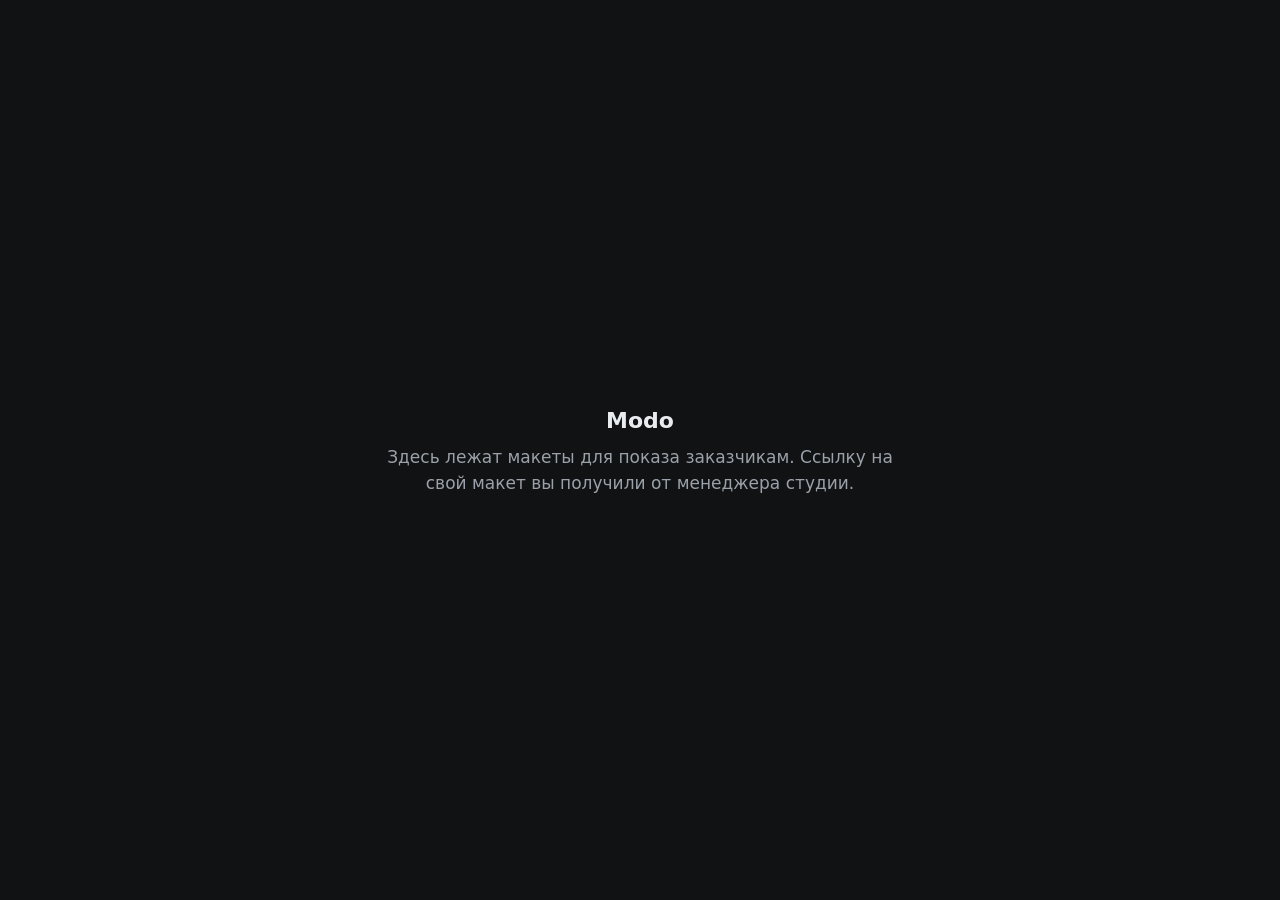
<file: index.html>
<!doctype html>
<html lang="ru">
<head>
<meta charset="utf-8">
<meta name="robots" content="noindex, nofollow">
<meta name="viewport" content="width=device-width, initial-scale=1">
<title>Modo — показ макетов</title>
<style>
:root{color-scheme:dark}
body{margin:0;min-height:100svh;display:grid;place-items:center;background:#111214;color:#e9ecef;
font:400 17px/1.5 system-ui,-apple-system,"Segoe UI",sans-serif;padding:24px;box-sizing:border-box;text-align:center}
p{margin:0;max-width:30em;color:#9aa1a9}
b{display:block;margin-bottom:8px;font-size:22px;color:#e9ecef}
</style>
</head>
<body><p><b>Modo</b>Здесь лежат макеты для показа заказчикам. Ссылку на свой макет вы получили от менеджера студии.</p></body>
</html>
</file>
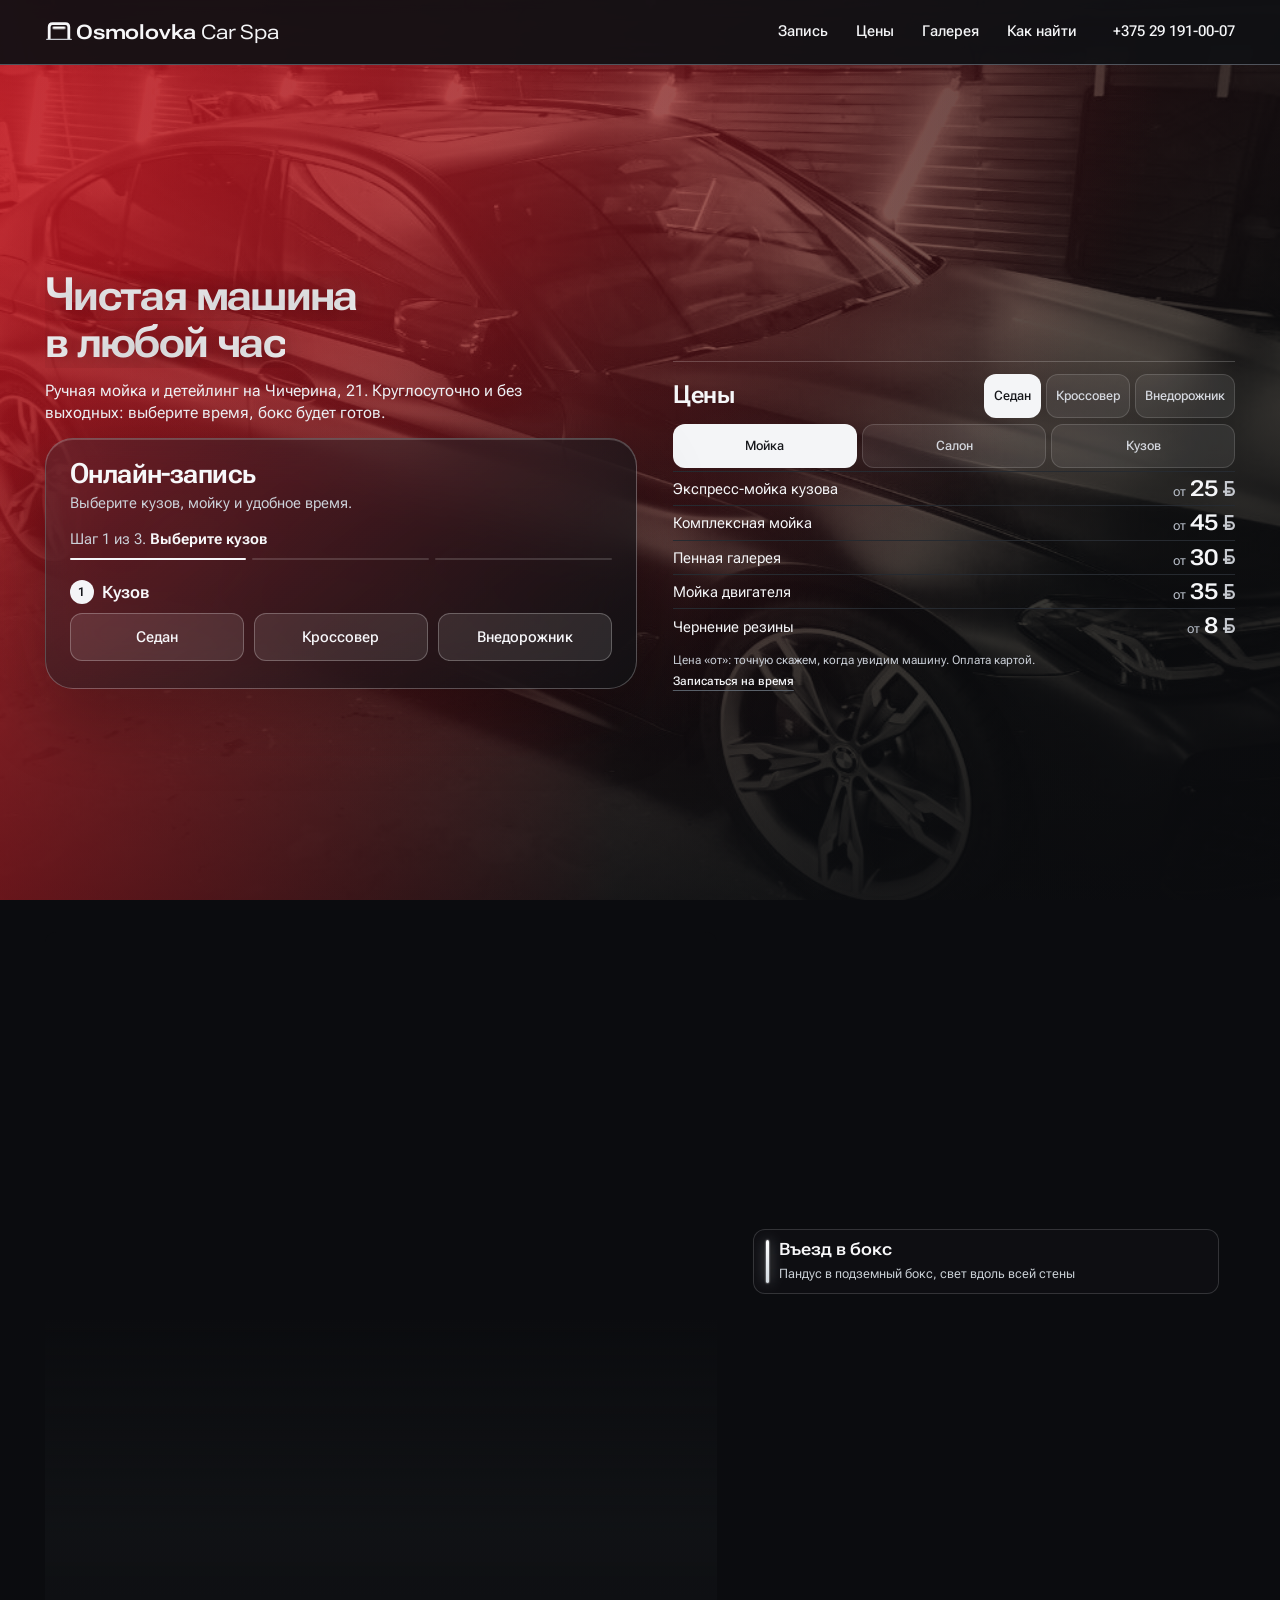
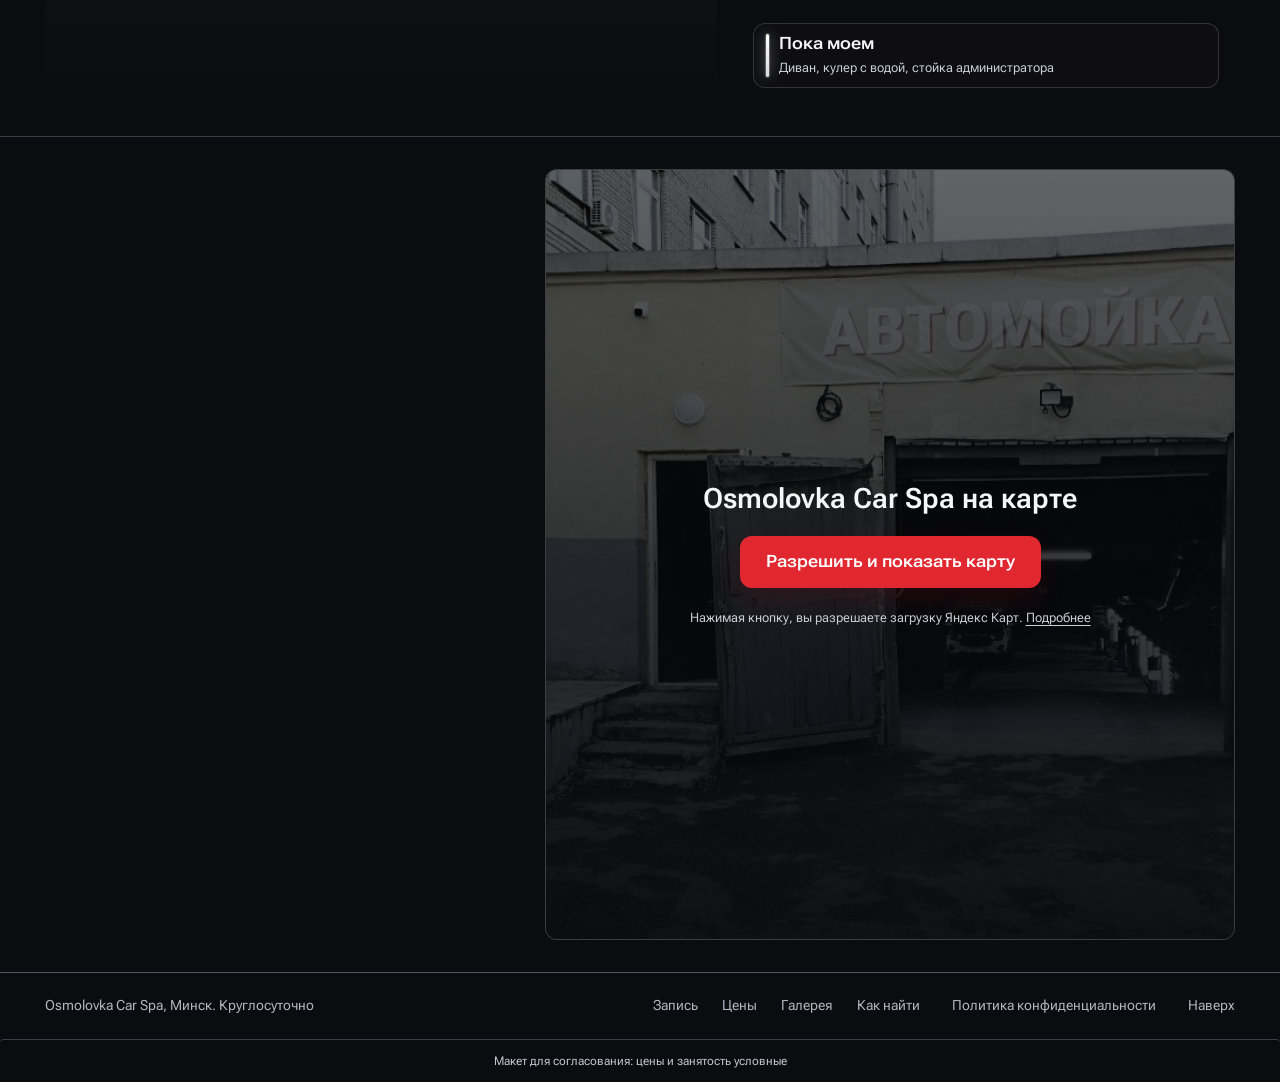
<file: osmolovka/index.html>
<!doctype html>
<html lang="ru">
<head>
<meta charset="utf-8">
<meta name="robots" content="noindex, nofollow">
<meta name="viewport" content="width=device-width, initial-scale=1, viewport-fit=cover">
<title>Osmolovka Car Spa: ручная мойка в центре Минска, круглосуточно</title>
<meta name="description" content="Ручная мойка и детейлинг на Чичерина, 21 в Минске. Круглосуточно. Цены для седана, кроссовера и внедорожника, запись на свободное время онлайн.">
<meta name="theme-color" content="#0b0c0f">
<link rel="icon" href="favicon.svg" type="image/svg+xml">
<link rel="apple-touch-icon" href="img/apple-touch-icon.png">
<link rel="preload" href="fonts/roboto-flex-cyrillic.woff2" as="font" type="font/woff2" crossorigin>
<link rel="stylesheet" href="osm.css">
<link rel="stylesheet" href="day.css">
<link rel="stylesheet" href="phone.css">
<link rel="stylesheet" href="sunset.css?v=edit7">
<link rel="stylesheet" href="screen-fit.css?v=edit7">
<link rel="stylesheet" href="three-screens.css?v=edit7">
<link rel="stylesheet" href="confirmation.css?v=edit7">
</head>
<body>

<header class="bar" data-bar>
  <a class="bar__name" href="#top" aria-label="Osmolovka Car Spa, наверх"><span class="mark" aria-hidden="true"><svg class="mark__box" viewBox="0 0 100 100" aria-hidden="true" focusable="false"><path class="box-door" d="M15 80V36Q15 24 27 24H73Q85 24 85 36V80"/><rect class="box-lamp" x="27" y="34" width="46" height="9" rx="4.5"/><path class="box-floor" d="M6 80H94"/></svg>Osmolovka</span> <span class="bar__sub" aria-hidden="true">Car Spa</span></a>
  <nav class="bar__nav" aria-label="Разделы">
    <a href="#zapis">Запись</a>
    <a href="#ceny">Цены</a>
    <a href="#boks">Галерея</a>
    <a href="#kak-najti">Как найти</a>
  </nav>
  <a class="bar__phone" href="tel:+375291910007">+375 29 191-00-07</a>
  <a class="btn btn--line bar__call" href="tel:+375291910007">Позвонить</a>
  <a class="btn btn--light bar__cta" href="#zapis">Выбрать время</a>
</header>

<main id="top">

  <section class="hero" data-m="hero" data-phone-long aria-labelledby="hero-title">
    <picture>
      <source media="(max-width: 760px)" srcset="img/bmw-matte.jpg" width="1000" height="964">
      <img class="hero__photo" src="img/bmw-matte.jpg" alt="Чёрный BMW после мойки в боксе Osmolovka Car Spa, по стенам белые лампы" width="1000" height="964" fetchpriority="high">
    </picture>
    <div class="hero__shade" aria-hidden="true"></div>
    <div class="hero__body">
      <h1 id="hero-title" class="hero__title"><span class="ln"><span>Чистая машина</span></span> <span class="ln"><span>в любой час</span></span></h1>
      <p class="hero__lead" data-rise>Ручная мойка и детейлинг на Чичерина, 21. Круглосуточно и без выходных: выберите время, бокс будет готов.</p>
      <div class="hero__acts" data-rise>
        <a class="btn btn--red" data-m-part="cta" href="#zapis">Выбрать время</a>
        <a class="link" href="#ceny">Посмотреть цены</a>
      </div>
    </div>
  <section class="book" id="zapis" data-compact-booking aria-labelledby="book-title" data-phone-long>
    <div class="book__intro">
      <h2 id="book-title" class="h2">Онлайн-запись</h2>
      <p class="soft">Выберите кузов, мойку и удобное время.</p>
    </div>

    <div class="prog" aria-live="polite">
      <p class="prog__t" data-prog-t>Шаг 1 из 4. <b>Выберите кузов</b></p>
      <span class="prog__bar" data-prog-bar aria-hidden="true"><i></i><i></i><i></i><i></i></span>
    </div>

    <div class="book__grid">
      <div class="book__col">
        <fieldset class="pick" data-step="1">
          <legend class="pick__q"><span class="pick__n" data-n>1</span>Кузов</legend>
          <div class="seg" data-body-seg role="radiogroup">
            <button type="button" role="radio" aria-checked="false" data-body="sedan">Седан</button>
            <button type="button" role="radio" aria-checked="false" data-body="cross">Кроссовер</button>
            <button type="button" role="radio" aria-checked="false" data-body="suv">Внедорожник</button>
          </div>
        </fieldset>

        <fieldset class="pick" data-step="2">
          <legend class="pick__q"><span class="pick__n" data-n>2</span>Мойка</legend>
          <div class="svc" data-svc-list role="radiogroup"></div>
          <button type="button" class="svc__more link" data-svc-more aria-expanded="false">Ещё: химчистка и полировка кузова</button>
        </fieldset>

        <fieldset class="pick" data-step="3">
          <legend class="pick__q"><span class="pick__n" data-n>3</span>День</legend>
          <div class="days" data-days role="radiogroup"></div>
        </fieldset>

        <fieldset class="pick" data-step="4">
          <legend class="pick__q"><span class="pick__n" data-n>4</span>Время</legend>
          <div class="hours" data-hours role="radiogroup" aria-label="Время начала"></div>
          <div class="slot__foot">
            <p class="legend" aria-hidden="true"><span><i class="legend__free"></i>свободно</span><span><i class="legend__busy"></i>занято</span></p>
            <p class="slot__note" data-slot-note>Нажмите на белую лампу: это свободный час.</p>
          </div>
        </fieldset>
      </div>

      <aside class="card" data-sum aria-label="Ваша запись">
        <p class="card__t">Ваша запись</p>
        <p class="card__line" data-card-line><b data-line-a>Шаг 1 из 4: выберите кузов</b><span data-line-b></span></p>
        <dl class="card__rows">
          <div><dt>Кузов</dt><dd data-r="body">не выбран</dd></div>
          <div><dt>Мойка</dt><dd data-r="svc">не выбрана</dd></div>
          <div><dt>День</dt><dd data-r="day">не выбран</dd></div>
          <div><dt>Время</dt><dd data-r="time">не выбрано</dd></div>
        </dl>
        <div class="card__lane" data-card-lane hidden aria-hidden="true"></div>
        <p class="card__price sum__price" hidden><span class="num" data-sum-price>45</span><span class="rub" role="img" aria-label="белорусских рублей"></span></p>
        <button type="button" class="btn btn--red card__go" data-go disabled>Записаться<span class="card__gosum" data-go-sum hidden></span></button>
        <div class="card__terms"><p>Опоздали до 15 минут: подождём. Отменить или перенести можно звонком или в Telegram.</p><a class="link card__rules" href="#zapis">Условия записи</a></div>
        <form class="confirm" data-confirm hidden novalidate>
          <button type="button" class="confirm__back link" data-back-booking>Изменить запись</button>
          <p class="confirm__t">Последний шаг: как с вами связаться</p>
          <label class="line" data-line="name"><span class="line__l">Имя</span>
            <input name="name" autocomplete="given-name" placeholder="Как к вам обращаться" maxlength="60" required enterkeyhint="next">
            <i class="line__tube" aria-hidden="true"></i></label>
          <label class="line" data-line="phone"><span class="line__l">Телефон</span>
            <input name="phone" type="tel" inputmode="tel" autocomplete="tel" placeholder="+375 29 123-45-67" maxlength="17" required enterkeyhint="done">
            <i class="line__tube" aria-hidden="true"></i></label>
          <p class="confirm__err" data-err hidden role="alert"></p>
          <button class="btn btn--red confirm__go" type="submit">Подтвердить запись</button>
          <p class="confirm__alt">Сценарий в Telegram: <a class="link" href="#zapis" data-tg>показать подтверждение и напоминание</a>.</p>
          <p class="confirm__law">Нажимая «Подтвердить запись», вы соглашаетесь с <a class="link" href="privacy.html">политикой обработки персональных данных</a>.</p>
        </form>
        <div class="done" data-done hidden role="status">
          <p class="done__title"><span class="done__check" aria-hidden="true"><svg viewBox="0 0 24 24"><path d="m5 12 4 4 10-10"/></svg></span>Запись готова</p>
          <p class="done__time num" data-done-time></p>
          <p class="done__when" data-done-when></p>
          <div class="done__actions">
            <button type="button" class="btn btn--red tg-launch" data-tg-preview aria-expanded="false"><svg viewBox="0 0 24 24" aria-hidden="true"><path d="m21 3-6 18-4-8-8-4 18-6Z"/><path d="m11 13 10-10"/></svg><span data-tg-button-text>Показать сообщение в Telegram</span></button>
            <button type="button" class="link done__edit" data-done-edit>Изменить выбор</button>
          </div>
          <div class="tg-demo" data-tg-demo hidden data-flow="idle" aria-live="polite">
            <div class="tg-demo__head"><span class="tg-demo__icon" aria-hidden="true"><svg viewBox="0 0 24 24" aria-hidden="true"><path d="m21 3-6 18-4-8-8-4 18-6Z"/><path d="m11 13 10-10"/></svg></span><b>Osmolovka Car Spa</b><span>Telegram</span></div>
            <div class="tg-demo__message"><p class="tg-demo__label">Подтверждение записи</p><p data-tg-appointment></p></div>
            <div class="tg-demo__reminder"><p class="tg-demo__label" data-reminder-label>Напоминание за 2 часа</p><p data-reminder-time></p><span>Ждём вас на Чичерина, 21. Въезд со двора.</span></div>
          </div>
          <p class="done__demo-note">Демонстрация работы бота. Сообщения не отправляются.</p>
        </div>
      </aside>
    </div>
  </section>
  <section class="price" id="ceny" aria-labelledby="price-title">
    <div class="price__head">
      <h2 id="price-title" class="h2" data-words>Цены</h2>
      <div class="seg seg--small" data-body-seg role="radiogroup" aria-label="Кузов">
        <button type="button" role="radio" aria-checked="true" data-body="sedan">Седан</button>
        <button type="button" role="radio" aria-checked="false" data-body="cross">Кроссовер</button>
        <button type="button" role="radio" aria-checked="false" data-body="suv">Внедорожник</button>
      </div>
    </div>
    <div class="seg price__tabs" data-price-tabs role="tablist" aria-label="Группа услуг"></div>
    <div class="price__groups" data-price></div>
  </section>

  </section>

  <section class="box" id="boks" aria-labelledby="box-title">
    <div class="box__stage">
      <figure class="box__main" data-clip>
        <img src="img/foam.jpg" alt="Мойщик наносит пену на белый кроссовер" width="1280" height="960" loading="lazy">
      </figure>
      <div class="box__over">
        <h2 id="box-title" class="h2 box__title" data-words>Моем руками, в&nbsp;закрытом боксе</h2>
        <p class="box__lead">Пена, ручная мойка, сушка. Без щёток и автоматов.</p>
      </div>
    </div>
    <div class="box__pair">
      <figure class="box__side box__side--a">
        <div class="box__img" data-clip><img src="img/tunnel.jpg" alt="Пандус въезда в подземный бокс со светом вдоль стены" width="1280" height="964" loading="lazy"></div>
        <figcaption class="box__cap"><i class="box__tube" aria-hidden="true"></i><b>Въезд в бокс</b><span>Пандус в подземный бокс, свет вдоль всей стены</span></figcaption>
      </figure>
      <figure class="box__side box__side--b">
        <div class="box__img" data-clip><img src="img/lounge.jpg" alt="Зона ожидания: красный диван, кулер с водой, стойка администратора" width="960" height="1280" loading="lazy"></div>
        <figcaption class="box__cap"><i class="box__tube" aria-hidden="true"></i><b>Пока моем</b><span>Диван, кулер с водой, стойка администратора</span></figcaption>
      </figure>
    </div>
  </section>

  <section class="find" id="kak-najti" aria-labelledby="find-title">
    <div class="find__map" data-map>
      <div class="map__preview" data-map-preview>
        <img src="img/entrance.jpg" alt="Въезд в Osmolovka Car Spa со двора на Чичерина, 21" width="1280" height="720" loading="lazy">
        <div class="map__cover">
          <p class="map__title">Osmolovka Car Spa на карте</p>
          <button type="button" class="btn btn--red" data-map-load>Разрешить и показать карту</button>
          <p class="map__notice">Нажимая кнопку, вы разрешаете загрузку Яндекс Карт. <a href="privacy.html#karta">Подробнее</a></p>
        </div>
      </div>
      <div class="map__frame" data-map-frame hidden></div>
      <button type="button" class="map__close" data-map-close hidden>Скрыть карту</button>
    </div>
    <div class="find__row">
      <h2 id="find-title" class="h2" data-words>Въезд со&nbsp;двора</h2>
      <div class="find__text">
        <p class="find__addr">Минск, ул. Чичерина, 21, корпус&nbsp;2</p>
        <p class="soft">Заезжайте во двор и ищите ворота с вывеской «Автомойка 24/7». Бокс открыт круглые сутки.</p>
      </div>
      <div class="find__acts">
        <a class="btn btn--line" href="https://yandex.by/maps/org/osmolovka_car_spa/172242024426/" target="_blank" rel="noopener">Маршрут в Яндекс Картах</a>
        <a class="link" href="tel:+375291910007">+375 29 191-00-07</a>
      </div>
    </div>
  </section>

</main>

<footer class="foot">
  <div class="foot__legal">
    <span>Osmolovka Car Spa, Минск. Круглосуточно</span>
    <nav class="foot__nav" aria-label="Разделы внизу"><a href="#zapis">Запись</a><a href="#ceny">Цены</a><a href="#boks">Галерея</a><a href="#kak-najti">Как найти</a></nav>
    <a href="privacy.html">Политика конфиденциальности</a>
    <a href="#top">Наверх</a>
  </div>
</footer>

<div class="mock" role="note">Макет для согласования: цены и занятость условные</div>

<script src="osm.js?v=edit7"></script>
</body>
</html>
</file>
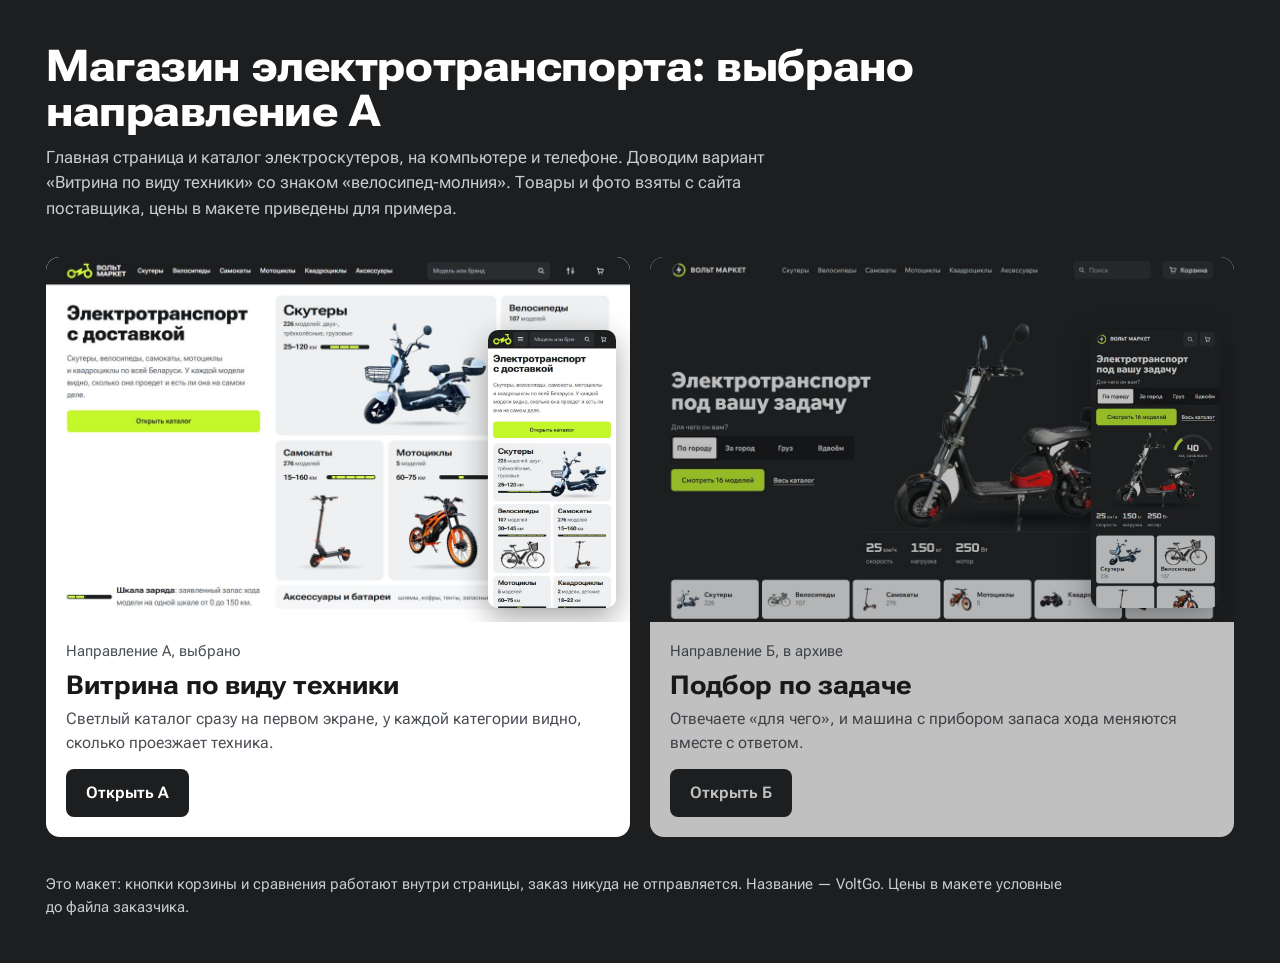
<file: volt-market/index.html>
<!doctype html>
<html lang="ru">
<head>
<meta charset="utf-8">
<meta name="viewport" content="width=device-width, initial-scale=1, viewport-fit=cover">
<title>Магазин электротранспорта: макет</title>
<meta name="description" content="Два направления макета магазина электротранспорта: главная и каталог, компьютер и телефон.">
<meta name="robots" content="noindex">
<link rel="icon" href="shared/favicon.svg" type="image/svg+xml">
<link rel="stylesheet" href="shared/fonts/fonts.css">
<link rel="stylesheet" href="shared/base.css">
<style>
/* Развилка показа: два направления рядом, снимок первого экрана и одна ссылка на каждое */
body { font-family: 'Roboto Flex', system-ui, sans-serif; background: var(--g); color: #fff; }
.pk { min-height: 100svh; display: grid; align-content: start; gap: clamp(24px, 4vh, 40px); padding: clamp(28px, 5vh, 56px) var(--gx); }
.pk-h { display: grid; gap: 10px; max-width: 60em; }
.pk-h h1 { font-size: clamp(30px, 3.4vw, 52px); line-height: 1.03; font-weight: 740; font-stretch: 118%; letter-spacing: -.01em; }
.pk-h p { color: #C9CDD1; font-size: 17px; max-width: 46em; }
.pk-l { display: grid; grid-template-columns: repeat(2, minmax(0, 1fr)); gap: 20px; }
.pk-d { display: grid; grid-template-rows: auto 1fr; border-radius: var(--r1); overflow: hidden; background: #fff; color: var(--t); text-decoration: none; position: relative; }
.pk-im { position: relative; display: block; aspect-ratio: 16 / 10; overflow: hidden; background: var(--s); }
.pk-im img { width: 100%; height: 100%; object-fit: cover; object-position: top left; transition: transform 600ms var(--ease-cinema); }
.pk-im .pk-m { position: absolute; right: 14px; bottom: 14px; width: 22%; height: auto; aspect-ratio: 390 / 844; object-fit: cover; border-radius: 10px; box-shadow: 0 10px 30px rgba(0,0,0,.35); }
@media (hover: hover) and (pointer: fine) { .pk-d:hover .pk-im > img:first-child { transform: scale(1.02); } }
.pk-b { display: grid; gap: 8px; padding: 18px 20px 20px; align-content: start; }
.pk-k { font-size: 15px; color: var(--t2); }
.pk-b h2 { font-size: 26px; font-weight: 720; font-stretch: 118%; line-height: 1.1; }
.pk-b p { color: var(--t2); font-size: 16px; }
.pk-d + .pk-d { opacity: .72; }
.pk-go { margin-top: 6px; display: inline-flex; align-items: center; gap: 8px; min-height: 48px; padding: 0 20px; border-radius: var(--r2); background: var(--g); color: #fff; font-weight: 650; justify-self: start; }
.pk-n { color: #C9CDD1; font-size: 15px; max-width: 70em; }
@media (max-width: 820px) { .pk-l { grid-template-columns: 1fr; } .pk-im .pk-m { width: 26%; } }
</style>
</head>
<body>
<main class="pk">
  <div class="pk-h">
    <h1>Магазин электротранспорта: выбрано направление А</h1>
    <p>Главная страница и каталог электроскутеров, на компьютере и телефоне. Доводим вариант «Витрина по виду техники» со знаком «велосипед-молния». Товары и фото взяты с сайта поставщика, цены в макете приведены для примера.</p>
  </div>
  <div class="pk-l">
    <a class="pk-d" href="a/">
      <span class="pk-im"><img src="assets/show/a-1.jpg" alt="Направление А, первый экран" width="1200" height="750"><img class="pk-m" src="assets/show/a-m.jpg" alt="" width="390" height="844"></span>
      <span class="pk-b"><span class="pk-k">Направление А, выбрано</span><h2>Витрина по виду техники</h2><p>Светлый каталог сразу на первом экране, у каждой категории видно, сколько проезжает техника.</p><span class="pk-go">Открыть А</span></span>
    </a>
    <a class="pk-d" href="b/">
      <span class="pk-im"><img src="assets/show/b-1.jpg" alt="Направление Б, первый экран" width="1200" height="750"><img class="pk-m" src="assets/show/b-m.jpg" alt="" width="390" height="844"></span>
      <span class="pk-b"><span class="pk-k">Направление Б, в архиве</span><h2>Подбор по задаче</h2><p>Отвечаете «для чего», и машина с прибором запаса хода меняются вместе с ответом.</p><span class="pk-go">Открыть Б</span></span>
    </a>
  </div>
  <p class="pk-n">Это макет: кнопки корзины и сравнения работают внутри страницы, заказ никуда не отправляется. Название — VoltGo. Цены в&nbsp;макете условные до&nbsp;файла заказчика.</p>
</main>
</body>
</html>
</file>
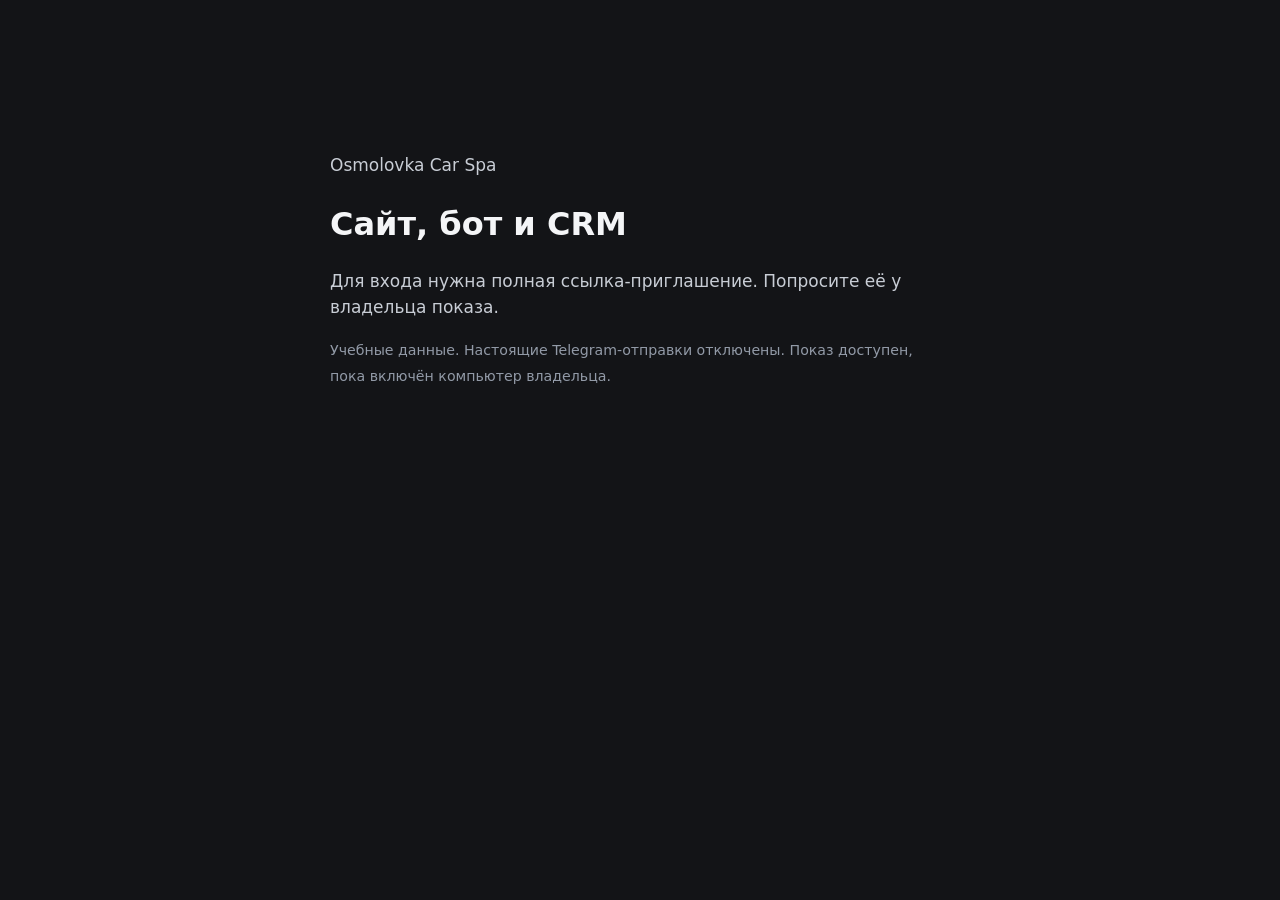
<file: osmolovka/preview/index.html>
<!doctype html><html lang="ru"><meta charset="utf-8"><meta name="viewport" content="width=device-width,initial-scale=1"><meta name="robots" content="noindex,nofollow"><meta name="referrer" content="no-referrer"><title>Osmolovka · показ клиенту</title><style>body{margin:0;background:#131417;color:#f4f5f7;font:17px/1.5 system-ui,sans-serif}main{max-width:620px;margin:12vh auto;padding:28px}h1{font-size:32px}button{background:#d9252b;border:0;border-radius:10px;color:white;padding:15px 24px;font:inherit;cursor:pointer}p{color:#c8cdd5}small{color:#929aa7}</style><main><p>Osmolovka Car Spa</p><h1>Сайт, бот и CRM</h1><p id="status" role="status">Подключаем демонстрационный стенд…</p><button id="open" hidden>Открыть показ</button><p><small>Учебные данные. Настоящие Telegram-отправки отключены. Показ доступен, пока включён компьютер владельца.</small></p></main><script>
(function(){var status=document.getElementById('status'),button=document.getElementById('open');var key=new URLSearchParams(location.hash.slice(1)).get('key');if(!key){status.textContent='Для входа нужна полная ссылка-приглашение. Попросите её у владельца показа.';return;}async function open(){try{status.textContent='Подключаем демонстрационный стенд…';var r=await fetch('https://api.github.com/repos/alexxxvel/modo-demo/contents/preview-state.json?ref=osmolovka-client-preview-state&t='+Date.now(),{cache:'no-store',headers:{Accept:'application/vnd.github+json'}});if(!r.ok)throw new Error();var file=await r.json(),state=JSON.parse(atob(file.content.replace(/\s/g,''))),url=new URL(state.url);if(url.protocol!=='https:'||!/^[a-z0-9.-]+\.lhr\.life$/.test(url.hostname))throw new Error();location.replace(url.origin+'/__share?next=%2F__demo#key='+encodeURIComponent(key));}catch(e){status.textContent='Не удалось подключиться. Повторите попытку; компьютер владельца показа должен быть включён.';button.hidden=false;}}button.onclick=open;open();})();
</script></html>
</file>
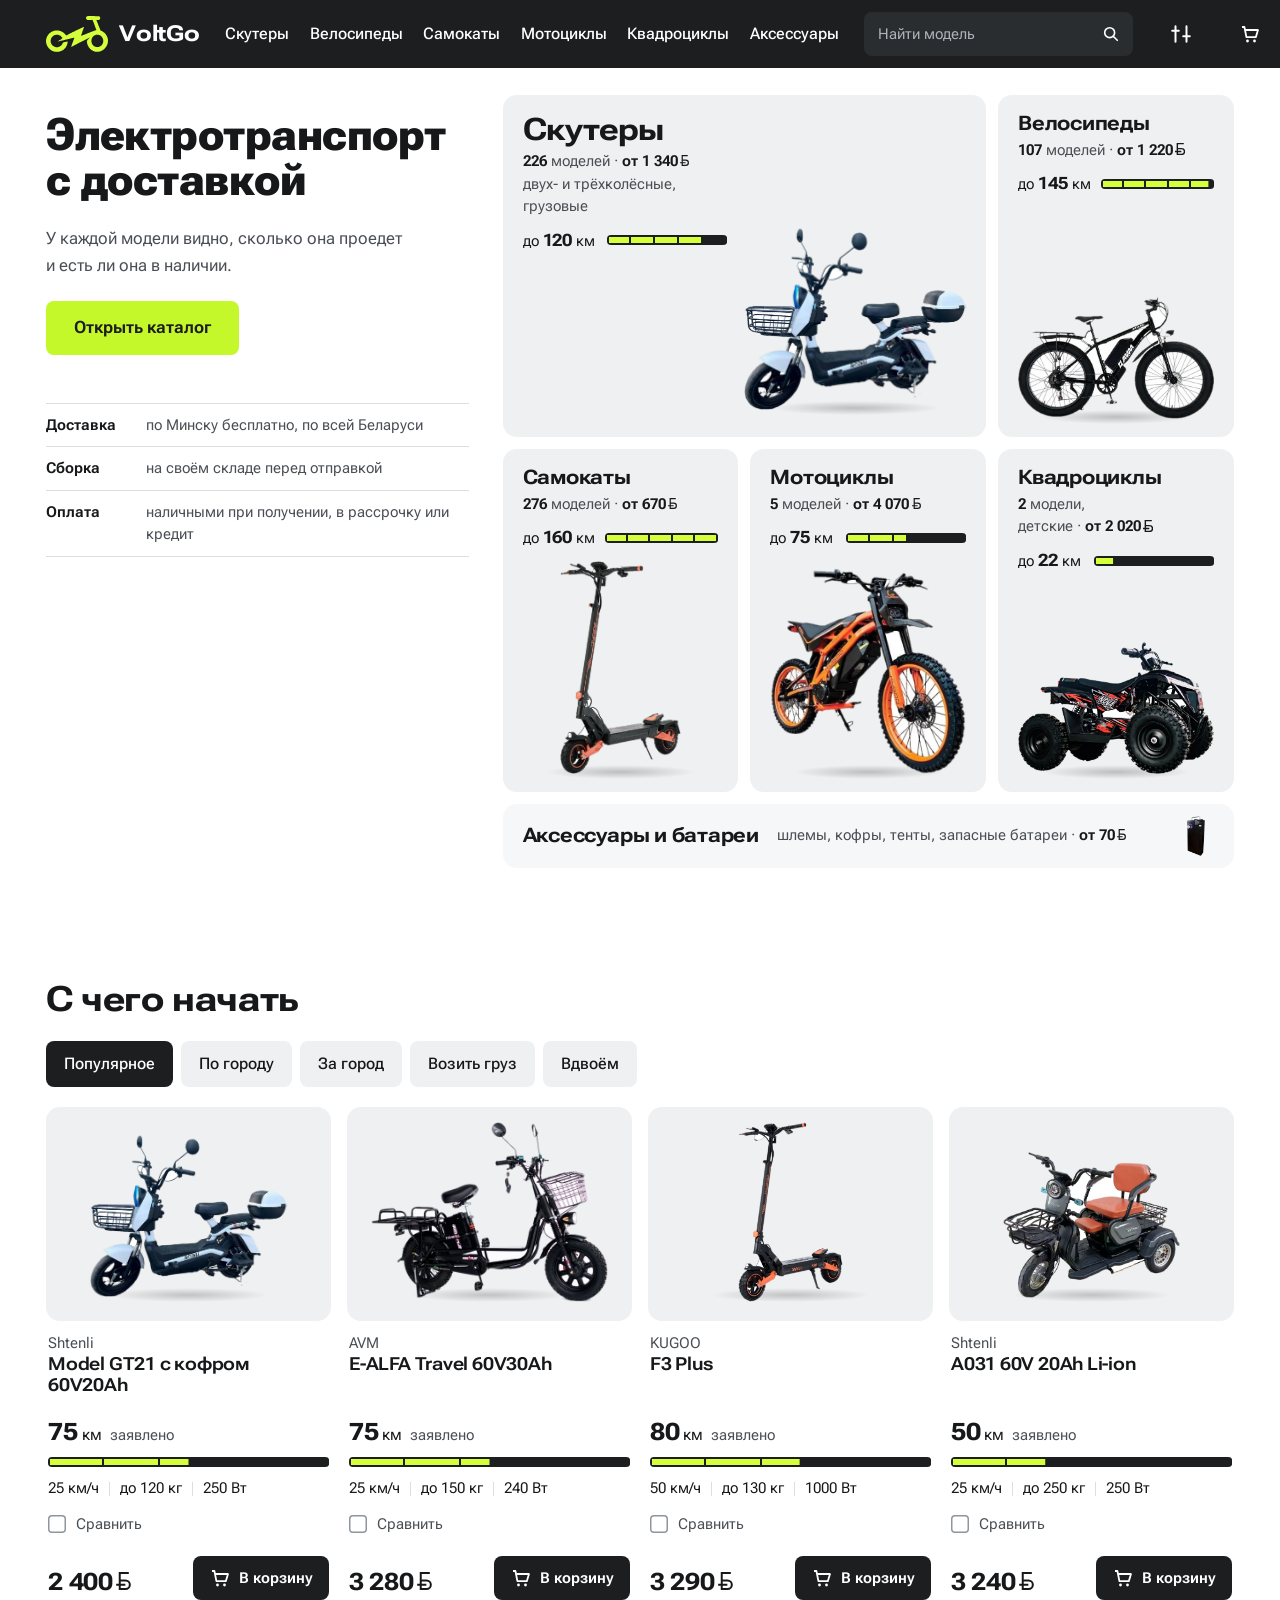
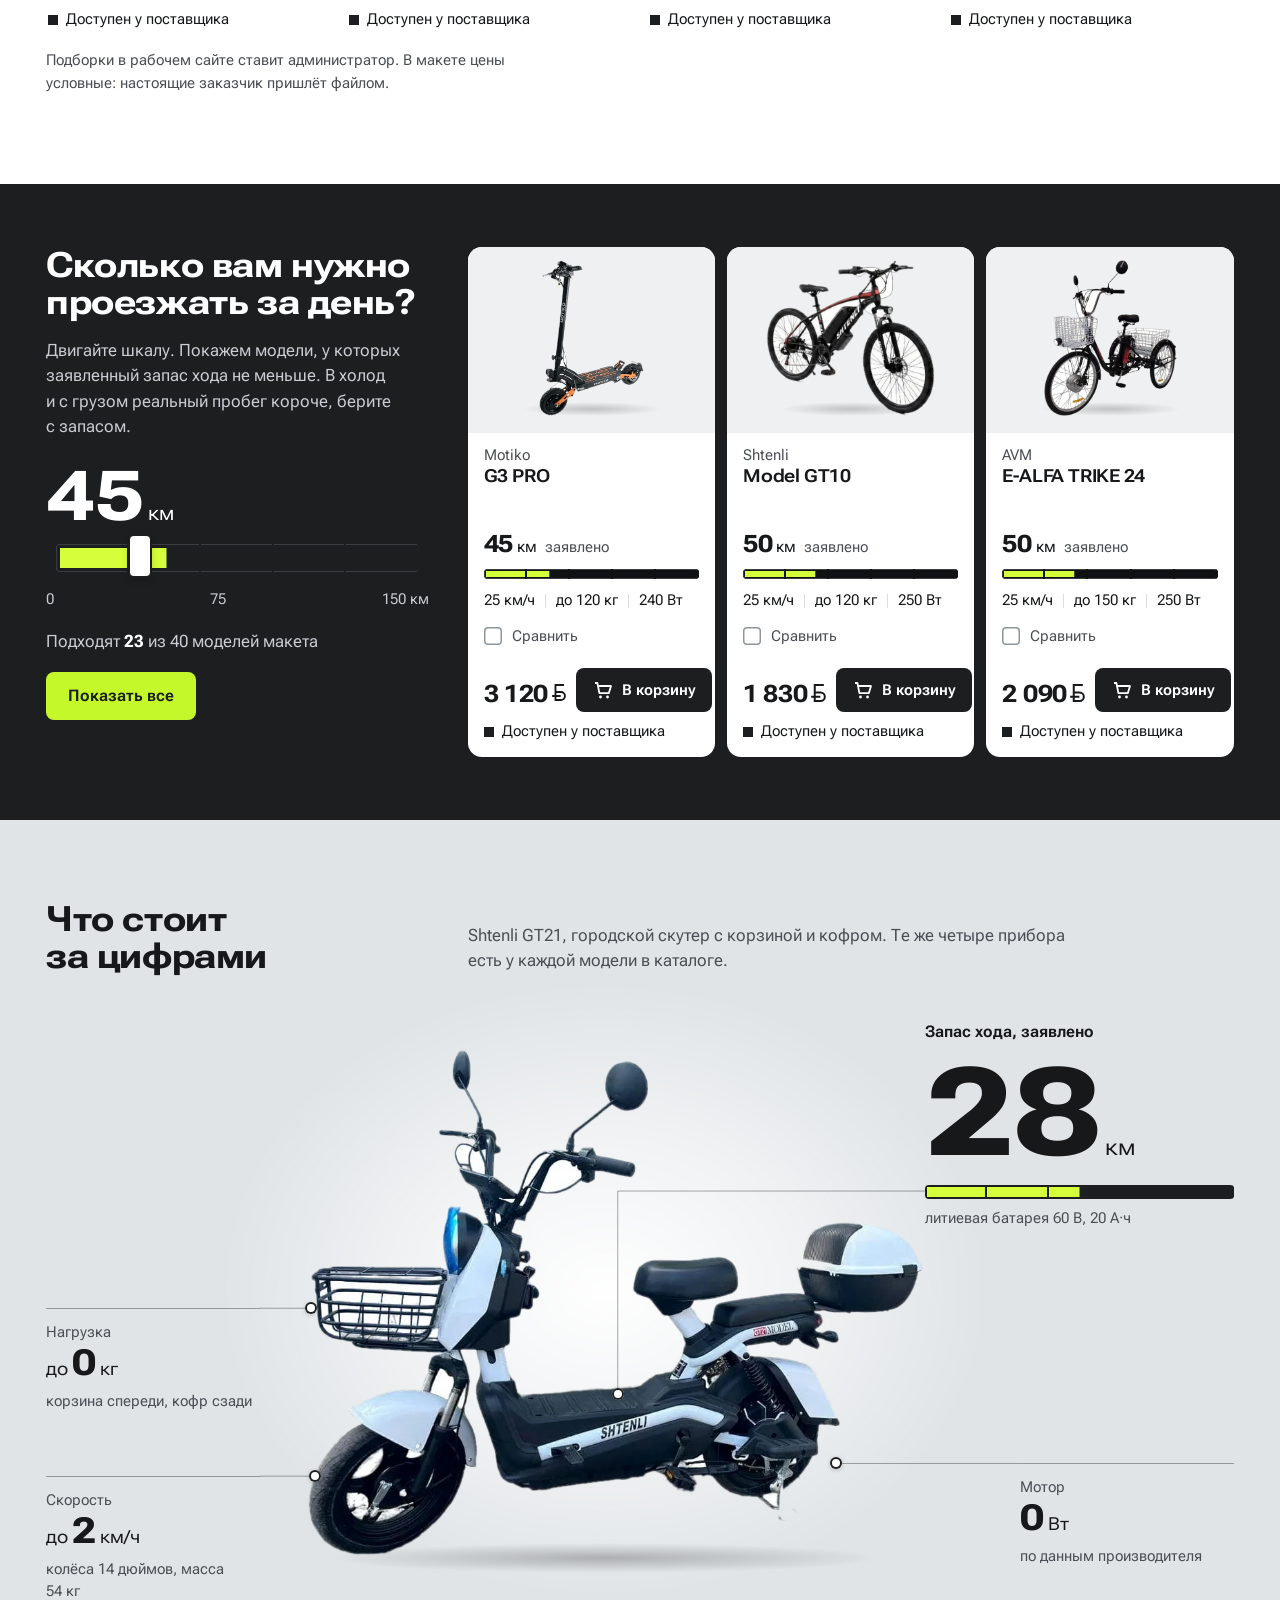
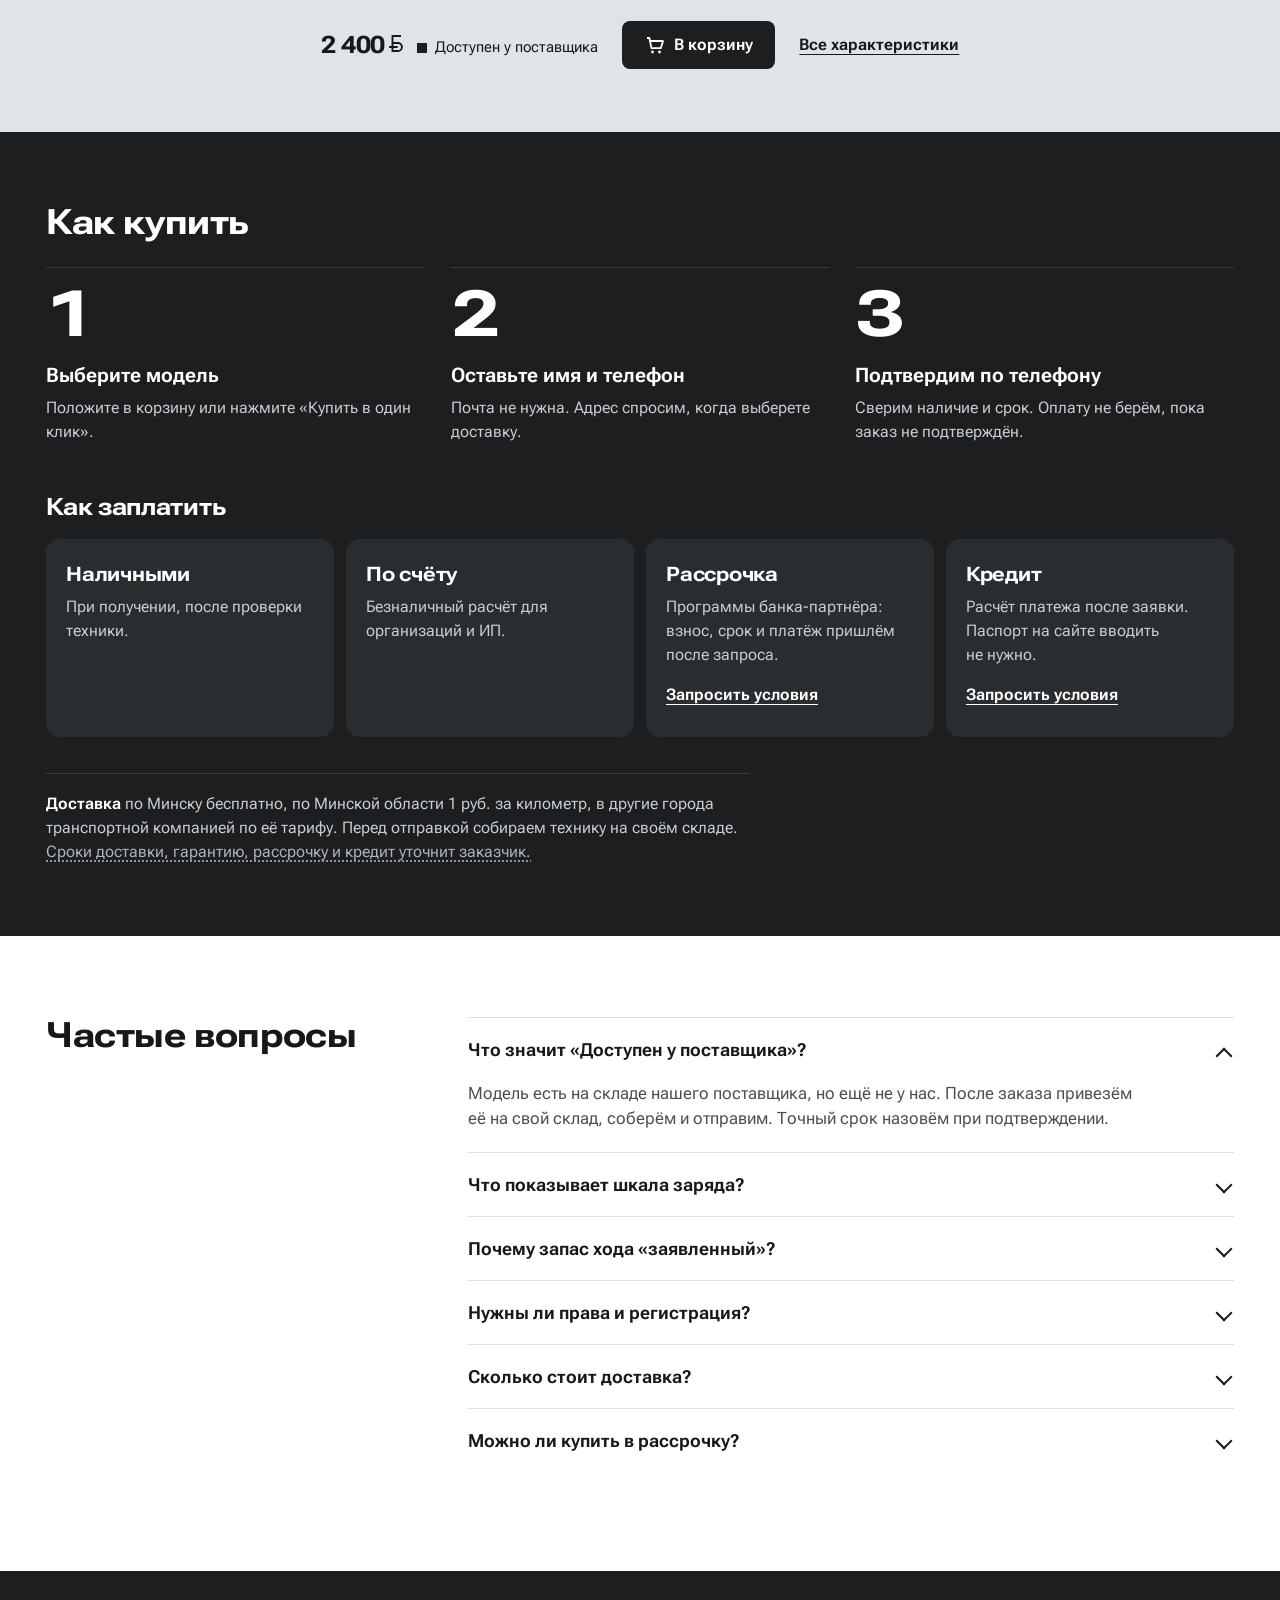
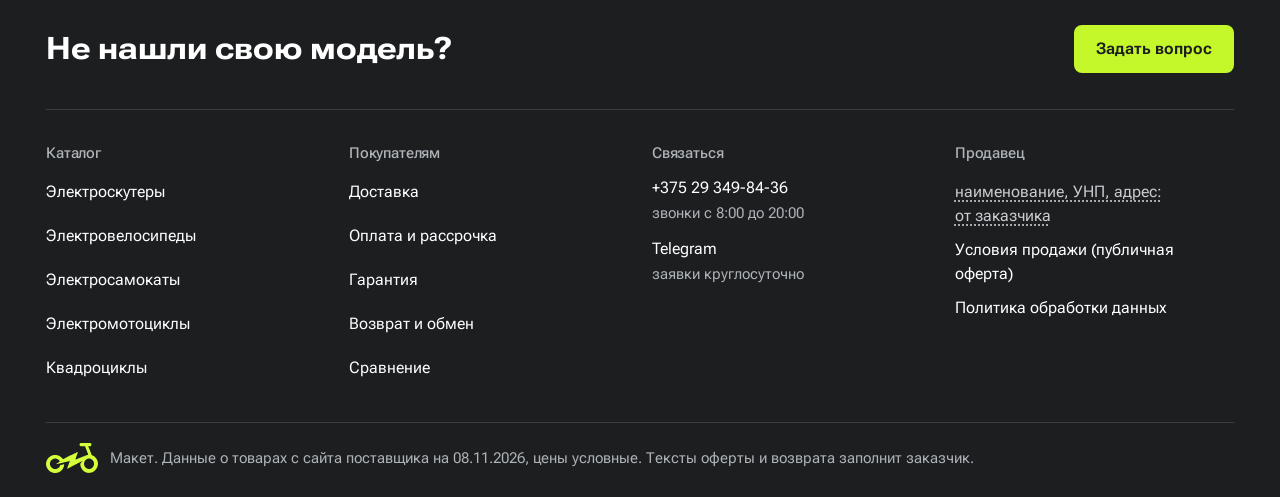
<file: volt-market/a/index.html>
<!doctype html>
<html lang="ru">
<head>
<meta charset="utf-8">
<meta name="viewport" content="width=device-width, initial-scale=1, viewport-fit=cover">
<title>VoltGo: электротранспорт с доставкой по Беларуси (макет А)</title>
<meta name="description" content="Электроскутеры, электровелосипеды, электросамокаты, электромотоциклы и квадроциклы с доставкой по Беларуси. Макет направления А.">
<meta name="robots" content="noindex">
<meta name="theme-color" content="#1C1E20">
<link rel="icon" href="../shared/favicon.svg" type="image/svg+xml">
<link rel="stylesheet" href="../shared/fonts/fonts.css">
<link rel="stylesheet" href="../shared/base.css">
<link rel="stylesheet" href="a.css">
</head>
<body data-v="a">
<svg width="0" height="0" style="position:absolute" aria-hidden="true"><defs>
 <g id="mk"><path fill="currentColor" fill-rule="evenodd" d="M47.56 167.61C46.74 167.55 45.22 167.41 44.18 167.31C43.15 167.21 42.1 167.12 41.86 167.12C41.61 167.12 41.11 166.97 40.74 166.77C40.37 166.57 39.75 166.37 39.38 166.32C39 166.27 37.67 165.91 36.44 165.5C35.2 165.1 33.95 164.73 33.67 164.69C33.38 164.64 32.89 164.44 32.58 164.25C32.27 164.05 31.73 163.8 31.39 163.7C31.04 163.6 30.38 163.29 29.91 163.02C29.44 162.74 28.81 162.42 28.5 162.29C28.19 162.17 27.52 161.81 27 161.49C26.48 161.17 25.81 160.78 25.5 160.63C23.46 159.58 18.99 156.25 16.81 154.15C15.99 153.35 13.35 150.5 12.57 149.56C12.11 149.01 11.39 148.16 10.98 147.67C10.26 146.83 9.82 146.23 8.74 144.61C7.84 143.27 7.02 141.92 6.59 141.06C5.49 138.86 5.32 138.54 5.1 138.26C4.98 138.1 4.78 137.66 4.68 137.29C4.57 136.92 4.21 136.04 3.88 135.34C3.18 133.83 2.78 132.71 2.61 131.75C2.54 131.37 2.32 130.81 2.13 130.5C1.89 130.13 1.74 129.68 1.69 129.19C1.64 128.78 1.44 127.82 1.24 127.06C1.05 126.31 0.83 125.21 0.76 124.62C0.69 124.04 0.61 123.28 0.57 122.94C0.53 122.59 0.41 121.61 0.31 120.75C0.02 118.3 -0.06 115.9 0.11 114.66C0.18 114.06 0.34 112.66 0.44 111.56C0.67 109.25 0.95 107.5 1.21 106.88C1.31 106.64 1.5 105.91 1.64 105.25C1.78 104.6 2.03 103.75 2.19 103.37C2.35 103 2.57 102.32 2.69 101.87C2.8 101.43 3.09 100.63 3.32 100.11C3.56 99.58 3.75 99.08 3.75 98.99C3.75 98.9 3.9 98.61 4.08 98.34C4.27 98.08 4.54 97.57 4.69 97.21C5.44 95.44 5.94 94.41 6.52 93.41C6.87 92.81 7.31 92 7.5 91.62C7.69 91.25 7.97 90.83 8.12 90.69C8.28 90.55 8.54 90.18 8.71 89.88C8.87 89.57 9.25 89 9.54 88.61C9.83 88.22 10.34 87.53 10.69 87.06C11.93 85.37 16.56 80.51 17.7 79.69C17.99 79.48 19.03 78.7 20.02 77.94C21 77.19 22.35 76.23 23 75.82C23.65 75.41 24.34 74.92 24.53 74.74C24.72 74.55 25.09 74.33 25.34 74.24C25.6 74.16 25.98 73.97 26.19 73.81C26.56 73.54 29.77 71.88 29.93 71.88C29.98 71.88 30.62 71.62 31.35 71.3C32.09 70.98 33.67 70.39 34.88 69.99C36.08 69.59 37.54 69.09 38.12 68.88C38.71 68.67 39.33 68.5 39.5 68.5C39.67 68.5 40.35 68.38 41 68.24C41.65 68.1 42.67 67.87 43.25 67.75C45.38 67.28 51.56 67.1 56.12 67.38C58.25 67.51 58.79 67.59 60.75 68.13C61.27 68.27 62.26 68.43 62.96 68.48C64.14 68.58 64.27 68.61 64.68 68.97C64.93 69.19 65.32 69.4 65.59 69.44C66.76 69.62 67.81 69.94 69.42 70.58C70.38 70.96 71.41 71.35 71.72 71.44C72.02 71.53 72.37 71.69 72.48 71.79C72.59 71.89 73.45 72.37 74.38 72.85C75.3 73.32 76.28 73.86 76.55 74.05C76.82 74.23 77.11 74.38 77.19 74.38C77.35 74.37 77.57 74.51 81 76.79C84.23 78.94 88.95 83.19 90.82 85.64C91.15 86.08 91.69 86.75 92 87.12C92.61 87.85 93.22 88.66 93.91 89.65C94.64 90.72 95.67 90.89 96.74 90.12C97.02 89.91 97.73 89.52 98.33 89.25C98.92 88.98 99.75 88.51 100.18 88.2C100.6 87.9 101.29 87.48 101.7 87.28C102.1 87.07 102.97 86.61 103.62 86.26C105.47 85.25 107.61 84.12 108.44 83.72C108.85 83.52 109.36 83.22 109.56 83.07C109.77 82.91 110.36 82.58 110.88 82.33C111.39 82.08 112.21 81.67 112.69 81.41C113.17 81.15 113.76 80.85 114 80.74C114.24 80.63 115.45 80.02 116.69 79.38C117.92 78.74 119.53 77.92 120.25 77.55C121.5 76.91 124.18 75.58 126.06 74.67C126.54 74.43 127.22 74.1 127.56 73.92C128.75 73.3 133.19 71.09 134.31 70.56C134.93 70.27 136 69.77 136.69 69.45C137.38 69.13 138.25 68.7 138.64 68.5C139.03 68.29 139.73 67.98 140.2 67.8C140.67 67.63 141.39 67.3 141.81 67.07C142.22 66.84 142.85 66.56 143.21 66.44C143.57 66.33 144.1 66.07 144.4 65.87C144.7 65.67 145.22 65.41 145.56 65.3C145.91 65.18 146.64 64.85 147.19 64.55C147.74 64.26 148.49 63.9 148.86 63.75C149.74 63.41 152.35 62.15 152.75 61.87C152.92 61.76 153.29 61.59 153.56 61.5C153.84 61.42 154.24 61.24 154.46 61.12C154.68 60.99 155.61 60.55 156.53 60.13C157.44 59.71 158.5 59.21 158.88 59.01C159.25 58.81 159.78 58.58 160.05 58.5C160.32 58.41 160.8 58.18 161.11 57.98C161.42 57.79 161.75 57.62 161.84 57.62C161.94 57.62 162.79 57.26 163.73 56.81C164.68 56.37 165.5 56 165.56 56C165.62 56 166.74 55.47 168.05 54.83C172.61 52.58 174.07 51.9 175.05 51.58C175.6 51.39 176.22 51.09 176.46 50.87C177.24 50.18 178.24 50.56 177.89 51.41C177.79 51.63 177.64 52.17 177.54 52.6C177.45 53.04 177.24 53.66 177.07 53.98C176.91 54.3 176.69 55.01 176.57 55.56C176.46 56.1 176.2 56.85 175.99 57.22C175.79 57.58 175.48 58.37 175.32 58.97C175.15 59.57 174.85 60.51 174.64 61.06C174.1 62.49 173.51 64.3 173.25 65.29C173.12 65.75 172.96 66.2 172.89 66.29C172.82 66.37 172.67 66.83 172.55 67.31C172.43 67.79 172.18 68.53 171.99 68.96C171.63 69.76 170.5 73.27 170.5 73.58C170.5 73.67 170.33 74.07 170.12 74.46C169.92 74.84 169.75 75.31 169.75 75.5C169.75 75.9 169.35 77.11 169.08 77.52C168.97 77.68 168.75 78.34 168.57 78.98C168.4 79.63 168.16 80.3 168.05 80.48C167.93 80.66 167.57 81.59 167.24 82.56C166.46 84.88 165.58 87.3 165.26 88.02C165.12 88.34 164.94 88.9 164.87 89.26C164.8 89.62 164.61 90.23 164.44 90.6C164.03 91.5 164.03 92.05 164.44 92.32C164.79 92.56 165.1 92.51 166.09 92.05C166.46 91.89 167.1 91.63 167.53 91.49C167.95 91.35 168.46 91.15 168.66 91.04C168.86 90.94 169.62 90.64 170.35 90.38C173.33 89.31 174.13 89 174.58 88.77C174.85 88.64 175.36 88.47 175.73 88.39C176.1 88.31 176.57 88.13 176.76 87.99C176.96 87.85 177.47 87.63 177.9 87.5C178.34 87.37 179.8 86.84 181.16 86.32C182.52 85.8 183.71 85.38 183.79 85.38C183.88 85.37 184.21 85.21 184.52 85C184.83 84.79 185.36 84.57 185.7 84.51C186.25 84.4 188.49 83.57 190.04 82.89C190.37 82.75 190.99 82.54 191.41 82.43C191.84 82.32 192.36 82.09 192.58 81.93C192.8 81.77 193.25 81.57 193.58 81.5C193.91 81.42 194.61 81.17 195.12 80.94C195.64 80.71 196.4 80.42 196.81 80.31C197.22 80.19 197.87 79.94 198.25 79.75C198.63 79.56 199.24 79.31 199.62 79.2C199.99 79.09 200.42 78.91 200.58 78.81C200.75 78.7 201.31 78.46 201.84 78.26C202.38 78.07 203.68 77.56 204.75 77.13C205.82 76.7 207.05 76.22 207.5 76.06C209.23 75.45 210.03 75.14 210.32 74.94C210.49 74.83 211.06 74.58 211.59 74.39C212.13 74.19 213.15 73.76 213.88 73.44C216.12 72.43 216.91 72.11 217.69 71.88C218.11 71.75 218.75 71.5 219.12 71.32C219.89 70.92 223.12 69.7 223.72 69.57C223.94 69.52 224.35 69.29 224.62 69.06C224.99 68.76 225.3 68.62 225.78 68.56C226.14 68.51 226.94 68.29 227.56 68.07C228.18 67.84 229.5 67.51 230.49 67.32C231.49 67.13 232.45 66.9 232.64 66.8C232.83 66.71 233.58 66.57 234.31 66.51C236.19 66.35 236.58 66 236.05 64.98C235.94 64.76 235.57 63.74 235.23 62.71C234.89 61.67 234.5 60.63 234.38 60.38C234.25 60.14 234.07 59.65 233.97 59.31C233.86 58.96 233.61 58.34 233.4 57.93C233.2 57.52 232.91 56.81 232.77 56.35C232.63 55.9 232.37 55.24 232.2 54.9C232.03 54.56 231.8 53.91 231.7 53.45C231.59 52.99 231.38 52.38 231.23 52.09C231.08 51.8 230.7 50.8 230.37 49.88C230.05 48.95 229.42 47.23 228.97 46.06C228.51 44.89 228.08 43.69 228 43.39C227.92 43.09 227.66 42.48 227.43 42.04C227.19 41.59 227 41.15 227 41.05C227 40.95 226.75 40.24 226.45 39.46C226.15 38.69 225.81 37.78 225.71 37.43C225.61 37.08 225.4 36.55 225.25 36.25C225.1 35.95 224.87 35.36 224.75 34.95C224.48 34.03 223.39 31.26 223.03 30.56C222.89 30.28 222.68 29.69 222.56 29.25C222.45 28.81 222.25 28.25 222.13 28.01C222 27.76 221.7 27.03 221.45 26.37C221.2 25.72 220.83 24.77 220.62 24.25C220.42 23.73 220.03 22.67 219.77 21.88C219.08 19.83 218.6 18.74 218.31 18.56C218.12 18.44 216.59 18.38 212.06 18.33C194.26 18.11 195.04 18.13 194 17.78C191.82 17.05 190.28 15.9 189.01 14.07C188.17 12.85 187.94 12.31 187.68 10.94C187.27 8.77 187.68 6.2 188.68 4.62C188.92 4.25 189.25 3.67 189.43 3.35C189.6 3.03 189.89 2.66 190.07 2.54C190.25 2.41 190.68 2.07 191.03 1.78C191.38 1.49 191.74 1.25 191.81 1.25C191.89 1.25 192.22 1.07 192.55 0.86C193 0.56 193.44 0.41 194.47 0.23C195.76 -0.01 196.29 -0.01 207.19 0.05C213.44 0.09 224.5 0.15 231.75 0.19C246.96 0.27 247.22 0.28 248.88 1.16C249.39 1.44 249.95 1.79 250.12 1.94C250.3 2.1 250.62 2.31 250.84 2.42C251.06 2.54 251.4 2.83 251.59 3.08C251.78 3.33 252.14 3.77 252.39 4.05C253.76 5.6 254.36 8.52 253.85 11.19C253.38 13.61 251.72 16 249.84 16.94C249.35 17.18 248.76 17.53 248.53 17.7C247.91 18.18 247.06 18.26 241.88 18.32C236.83 18.39 236.62 18.42 236.62 19.04C236.62 19.36 237.98 23.11 238.38 23.88C238.52 24.15 238.78 24.78 238.96 25.28C239.13 25.78 239.53 26.72 239.83 27.36C240.13 28.01 240.44 28.77 240.51 29.05C240.59 29.33 240.84 30 241.07 30.54C241.31 31.07 241.5 31.58 241.5 31.67C241.5 31.76 241.66 32.17 241.87 32.57C242.07 32.98 242.43 33.85 242.68 34.5C242.93 35.15 243.31 36.14 243.52 36.69C244.08 38.15 244.87 40.34 245.08 41.06C245.18 41.41 245.46 41.97 245.69 42.31C245.92 42.66 246.17 43.21 246.25 43.54C246.32 43.87 246.55 44.51 246.75 44.96C246.96 45.41 247.24 46.18 247.39 46.67C247.53 47.16 247.81 47.87 248 48.25C248.19 48.63 248.38 49.16 248.43 49.44C248.48 49.71 248.68 50.22 248.87 50.56C249.07 50.91 249.26 51.38 249.31 51.61C249.36 51.84 249.64 52.57 249.94 53.23C250.23 53.9 250.53 54.64 250.6 54.88C250.75 55.43 251.68 57.78 252 58.44C252.13 58.71 252.49 59.67 252.79 60.56C253.09 61.46 253.58 62.71 253.86 63.34C254.15 63.98 254.46 64.91 254.55 65.41C254.86 67.22 255.76 68.16 257.44 68.44C258.1 68.55 261.86 70.14 262.53 70.6C262.82 70.8 263.34 71.05 263.67 71.17C264.01 71.28 264.52 71.6 264.82 71.87C265.12 72.15 265.42 72.37 265.49 72.38C265.56 72.38 266.1 72.7 266.7 73.09C267.29 73.49 268.2 74.08 268.73 74.42C269.25 74.75 269.99 75.28 270.37 75.61C270.75 75.94 271.43 76.48 271.88 76.81C273.39 77.94 278.01 82.77 279.91 85.2C280.41 85.85 282.25 88.56 282.61 89.17C282.72 89.37 283 89.81 283.22 90.16C283.44 90.5 283.84 91.21 284.11 91.73C285.23 93.94 286.65 96.91 286.82 97.39C286.92 97.68 287.11 98.08 287.24 98.3C287.37 98.51 287.53 98.98 287.61 99.35C287.69 99.71 287.89 100.28 288.05 100.61C288.22 100.94 288.45 101.68 288.57 102.26C288.69 102.84 288.91 103.71 289.07 104.19C289.22 104.67 289.45 105.68 289.56 106.44C289.68 107.19 289.88 108.46 290.02 109.25C290.69 113.09 290.6 119.93 289.87 122.12C289.74 122.5 289.57 123.35 289.5 124C289.43 124.65 289.17 126.02 288.93 127.03C288.69 128.05 288.5 129.03 288.5 129.22C288.5 129.41 288.34 129.9 288.14 130.31C287.94 130.73 287.74 131.25 287.69 131.49C287.64 131.72 287.41 132.37 287.19 132.93C286.97 133.48 286.69 134.25 286.56 134.62C286.37 135.22 285.7 136.66 285.03 137.94C284.92 138.14 284.69 138.59 284.52 138.94C284.35 139.28 284.06 139.79 283.87 140.06C283.69 140.34 283.39 140.84 283.22 141.19C283.04 141.53 282.72 142.04 282.5 142.31C282.28 142.59 281.96 143.09 281.78 143.44C281.61 143.78 281.33 144.23 281.16 144.42C281 144.62 280.69 145.12 280.49 145.52C280.29 145.92 280.07 146.25 280 146.25C279.94 146.25 279.71 146.52 279.49 146.84C279.27 147.17 279.03 147.49 278.95 147.56C278.87 147.63 278.62 147.94 278.38 148.25C277.12 149.91 273.23 153.98 272.04 154.89C270.61 155.97 269.3 157.04 268.69 157.62C268.34 157.94 267.89 158.31 267.69 158.43C267.21 158.72 265.36 159.93 264.66 160.4C264.37 160.6 263.86 160.88 263.53 161.02C263.21 161.17 262.69 161.45 262.4 161.66C262.1 161.86 261.51 162.16 261.09 162.33C260.67 162.49 260.21 162.73 260.07 162.86C259.72 163.18 259.37 163.35 258.46 163.65C258.04 163.79 257.28 164.12 256.78 164.39C256.27 164.66 255.7 164.88 255.51 164.88C255.32 164.88 254.27 165.16 253.17 165.51C252.08 165.86 250.68 166.21 250.05 166.3C249.39 166.39 248.74 166.56 248.49 166.71C247.03 167.57 233.98 167.72 232.44 166.89C232.16 166.74 231.79 166.62 231.61 166.62C231.01 166.62 228.84 166.13 227.5 165.7C226.78 165.46 225.94 165.23 225.65 165.18C225.15 165.11 223.83 164.57 222.75 164.01C222.51 163.88 222.02 163.69 221.66 163.57C221.3 163.45 220.8 163.21 220.54 163.04C220.28 162.86 219.66 162.53 219.17 162.31C218.68 162.09 218.24 161.84 218.19 161.75C218.14 161.67 217.72 161.43 217.27 161.23C216.24 160.77 214.53 159.67 213.34 158.72C212.84 158.32 212.07 157.73 211.62 157.41C211.18 157.1 210.56 156.6 210.25 156.31C209.94 156.02 209.51 155.68 209.3 155.56C209.08 155.44 208.81 155.18 208.69 154.97C208.57 154.77 208.31 154.5 208.1 154.38C207.51 154.02 203.98 150.05 202.56 148.15C202.23 147.71 201.69 147.06 201.36 146.69C201.02 146.32 200.66 145.78 200.56 145.48C200.45 145.18 200.2 144.77 200.01 144.56C199.81 144.36 199.53 143.93 199.37 143.62C199.22 143.32 199 142.92 198.88 142.75C198.68 142.47 198.1 141.39 196.94 139.19C196.72 138.78 196.42 138.24 196.27 138C196.12 137.76 196 137.45 196 137.31C196 137.17 195.8 136.64 195.55 136.12C195.3 135.61 194.97 134.77 194.81 134.25C194.66 133.73 194.39 132.97 194.22 132.56C194.04 132.15 193.84 131.52 193.77 131.17C193.69 130.81 193.44 129.88 193.2 129.1C192.97 128.32 192.71 127.12 192.63 126.44C192.55 125.75 192.34 124.6 192.17 123.88C191.92 122.82 191.84 122 191.74 119.64C191.62 116.76 191.62 116.71 191.89 116.2C192.04 115.92 192.3 115.41 192.47 115.06C192.64 114.72 192.94 114.27 193.13 114.06C193.32 113.86 193.68 113.36 193.92 112.95C194.16 112.54 194.94 111.48 195.65 110.58C196.36 109.68 197.29 108.5 197.73 107.94C198.64 106.79 198.93 106.49 201.99 103.44C203.89 101.55 204.26 101.13 204.25 100.83C204.25 100.48 204.24 100.47 203.7 100.53C203.34 100.57 202.65 100.87 201.73 101.37C200.95 101.81 199.92 102.37 199.44 102.62C198.96 102.87 198.17 103.31 197.68 103.59C196.5 104.27 191.86 106.62 191.69 106.62C191.61 106.63 191.36 106.77 191.12 106.94C190.89 107.11 188.92 108.15 186.75 109.24C184.59 110.33 182.25 111.52 181.56 111.88C180.88 112.24 179.81 112.8 179.19 113.12C178.57 113.44 177.89 113.79 177.69 113.9C177.48 114.02 176.47 114.53 175.44 115.04C174.4 115.55 172.74 116.41 171.75 116.94C170.75 117.47 169.72 117.98 169.45 118.08C169.18 118.18 168.77 118.4 168.54 118.57C168.31 118.74 167.91 118.96 167.64 119.06C167.38 119.15 166.46 119.61 165.61 120.09C164.76 120.56 163.81 121.05 163.5 121.19C163.19 121.32 162.71 121.58 162.44 121.77C162.16 121.96 161.65 122.21 161.31 122.31C160.96 122.41 160.54 122.64 160.38 122.81C160.22 122.98 159.8 123.21 159.45 123.33C159.1 123.44 158.33 123.81 157.73 124.14C157.14 124.48 156.27 124.93 155.8 125.15C155.32 125.37 154.74 125.67 154.5 125.83C154.26 125.99 153.82 126.2 153.53 126.3C153.24 126.41 152.81 126.63 152.59 126.8C152.37 126.97 151.87 127.23 151.47 127.37C151.08 127.52 150.72 127.69 150.69 127.75C150.65 127.81 149.82 128.26 148.85 128.75C147.88 129.23 146.94 129.74 146.75 129.87C146.57 130 146.11 130.23 145.74 130.38C145.37 130.52 144.92 130.78 144.75 130.94C144.58 131.11 144.18 131.33 143.88 131.44C143.57 131.54 143.09 131.76 142.82 131.92C142.54 132.08 141.13 132.82 139.69 133.57C138.24 134.31 136.81 135.08 136.51 135.27C136.2 135.47 135.89 135.62 135.81 135.62C135.73 135.62 135.28 135.86 134.8 136.15C134.33 136.44 133.55 136.83 133.07 137.03C132.59 137.23 132.02 137.52 131.8 137.69C131.58 137.86 131.03 138.13 130.57 138.3C130.12 138.47 129.5 138.79 129.19 139C128.88 139.21 128.28 139.52 127.85 139.68C127.41 139.85 125.82 140.64 124.31 141.44C122.8 142.25 121.36 142.98 121.12 143.06C120.87 143.15 120.36 143.38 119.99 143.57C118.98 144.08 118.63 144.16 118.29 143.93C117.88 143.67 117.92 143.33 118.56 141.65C118.87 140.85 119.26 139.68 119.44 139.06C119.62 138.44 119.88 137.68 120.03 137.38C120.17 137.07 120.47 136.22 120.69 135.5C120.92 134.78 121.28 133.77 121.5 133.25C121.71 132.73 121.95 132 122.02 131.62C122.09 131.25 122.23 130.81 122.33 130.65C122.43 130.5 122.67 129.91 122.87 129.34C123.7 126.93 124.03 126.01 124.37 125.19C124.57 124.71 124.82 123.92 124.93 123.45C125.04 122.97 125.18 122.52 125.24 122.45C125.39 122.26 126.3 119.86 126.56 118.94C126.68 118.53 126.94 117.81 127.14 117.35C127.34 116.9 127.59 116.17 127.7 115.74C127.81 115.31 128.03 114.75 128.2 114.51C128.36 114.26 128.58 113.65 128.68 113.15C128.79 112.66 129.01 111.97 129.18 111.63C129.35 111.3 129.6 110.63 129.74 110.14C129.87 109.66 130.12 108.94 130.3 108.54C130.47 108.14 130.68 107.56 130.76 107.25C130.83 106.94 131 106.58 131.12 106.44C131.44 106.07 131.49 105.96 131.63 105.23C131.7 104.87 131.98 104.02 132.25 103.36C132.77 102.08 132.83 101.76 132.62 101.37C132.37 100.89 132.09 100.86 130.99 101.19C130.42 101.36 129.78 101.5 129.57 101.5C129.36 101.5 128.94 101.62 128.63 101.76C128.33 101.89 127.71 102.06 127.26 102.12C126.81 102.19 125.59 102.49 124.54 102.8C123.5 103.1 122.32 103.39 121.92 103.44C121.46 103.49 121.02 103.64 120.72 103.84C120.37 104.08 120 104.18 119.22 104.26C118.65 104.32 117.48 104.57 116.63 104.81C115.77 105.05 114.58 105.34 114 105.45C113.42 105.56 112.77 105.74 112.57 105.84C112.36 105.95 111.44 106.16 110.5 106.32C109.57 106.48 108.4 106.76 107.89 106.94C107.39 107.11 106.52 107.32 105.96 107.39C105.23 107.48 104.81 107.6 104.5 107.82C104.2 108.02 103.74 108.16 103.06 108.26C102.51 108.33 101.22 108.61 100.19 108.87C99.16 109.13 98 109.38 97.63 109.43C97.25 109.48 96.76 109.63 96.54 109.76C96.3 109.91 95.75 110.05 95.16 110.12C94.06 110.25 92.85 110.51 91.63 110.88C91.18 111.02 90.43 111.19 89.94 111.25C89.46 111.32 88.78 111.51 88.44 111.67C88.09 111.84 87.14 112.1 86.31 112.25C85.49 112.4 84.19 112.68 83.44 112.88C82.68 113.07 81.78 113.27 81.44 113.32C81.09 113.36 80.25 113.56 79.56 113.76C78.88 113.95 77.69 114.22 76.94 114.36C76.18 114.5 75.31 114.7 75 114.81C74.69 114.93 73.66 115.15 72.7 115.32C71.75 115.48 70.63 115.73 70.2 115.87C69.45 116.11 67.04 116.67 65.83 116.88C65.49 116.94 64.96 117.07 64.64 117.18C64.32 117.28 63.78 117.4 63.44 117.44C63.09 117.49 61.83 117.75 60.62 118.02C59.42 118.29 58.14 118.57 57.77 118.64C57.4 118.71 56.87 118.88 56.6 119.03C56.21 119.23 56.02 119.26 55.77 119.17C55.28 119 55.28 118.66 55.77 118.41C56 118.29 56.35 118.01 56.56 117.8C56.77 117.58 57.21 117.29 57.55 117.14C57.89 116.99 58.43 116.64 58.74 116.36C59.48 115.71 60.3 115.09 60.98 114.65C61.28 114.47 61.95 114.03 62.48 113.68C63.01 113.33 63.62 112.94 63.84 112.83C64.06 112.71 64.45 112.44 64.69 112.23C64.94 112.01 65.42 111.66 65.75 111.45C66.09 111.24 66.86 110.72 67.46 110.3C68.07 109.89 69.38 109 70.38 108.32C71.37 107.65 72.36 106.95 72.56 106.75C72.77 106.56 73.12 106.31 73.34 106.2C73.56 106.09 73.8 105.89 73.87 105.77C73.93 105.64 74.31 105.38 74.71 105.19C75.62 104.76 76.33 104.21 76.58 103.72C76.91 103.07 76.72 102.47 75.58 100.62C74.19 98.34 73.53 97.5 72.13 96.21C71.89 95.99 71.34 95.46 70.91 95.03C70.47 94.6 69.79 94.01 69.4 93.72C69.01 93.43 68.37 92.93 67.97 92.6C67.58 92.28 66.87 91.8 66.41 91.55C65.94 91.29 65.39 90.96 65.19 90.8C64.77 90.5 62.37 89.33 61.88 89.18C61.7 89.13 61.22 88.93 60.81 88.74C60.35 88.52 59.56 88.31 58.75 88.18C57.88 88.04 57.25 87.86 56.88 87.65C56.37 87.36 56.15 87.33 53.88 87.22C51.27 87.1 48.08 87.17 46.75 87.38C46.3 87.45 45.15 87.73 44.19 88C43.23 88.27 42.1 88.55 41.7 88.62C41.29 88.69 40.87 88.82 40.76 88.91C40.49 89.14 38.32 90.2 37.67 90.43C37.39 90.52 36.91 90.79 36.6 91.03C36.3 91.26 35.77 91.57 35.43 91.72C35.09 91.86 34.51 92.24 34.14 92.56C33.77 92.87 33.35 93.19 33.21 93.27C32.34 93.73 29.75 96.35 28.21 98.33C27.2 99.63 25.51 102.39 24.74 104C24.53 104.45 24.11 105.32 23.8 105.94C23 107.57 22.2 111 21.86 114.27C21.64 116.44 21.85 119.96 22.33 122C22.44 122.45 22.6 123.18 22.69 123.62C23.09 125.51 25.54 131.14 26.37 132.06C26.49 132.2 26.74 132.57 26.93 132.9C27.7 134.24 31.1 137.98 31.95 138.42C32.17 138.53 32.46 138.82 32.61 139.06C32.75 139.31 33.05 139.61 33.26 139.72C33.48 139.84 33.92 140.14 34.23 140.38C35.39 141.27 38.83 143.13 39.87 143.44C40.04 143.49 40.39 143.67 40.64 143.83C40.88 144 41.43 144.19 41.85 144.26C42.28 144.32 43.06 144.54 43.59 144.74C45.47 145.43 46.61 145.55 51.19 145.55C53.94 145.55 55.56 145.5 56.06 145.4C59.42 144.72 63.52 143.33 64.62 142.5C64.87 142.31 65.6 141.87 66.25 141.51C66.9 141.14 67.69 140.64 67.99 140.39C68.3 140.14 68.78 139.77 69.07 139.56C71.1 138.11 73.54 135.57 74.87 133.52C75.21 132.99 75.72 132.24 75.99 131.84C76.5 131.12 77.25 129.53 78.56 126.38C79.52 124.08 79.9 123.73 81.68 123.5C82.19 123.44 82.96 123.24 83.38 123.07C83.8 122.9 84.71 122.64 85.4 122.49C86.09 122.35 87.23 122.05 87.92 121.82C88.62 121.6 89.46 121.37 89.79 121.32C90.12 121.27 90.63 121.15 90.92 121.05C91.2 120.94 92.14 120.7 93 120.49C93.86 120.29 94.96 120.02 95.44 119.88C96.33 119.63 96.89 119.48 99.35 118.87C100.96 118.47 101.27 118.51 101.48 119.12C101.67 119.66 101.53 121.75 101.25 122.69C101.12 123.1 100.96 124 100.87 124.69C100.79 125.38 100.64 126.5 100.54 127.19C100.44 127.88 100.31 128.75 100.26 129.12C100.21 129.5 100.08 129.98 99.98 130.19C99.87 130.39 99.71 130.9 99.62 131.31C99.54 131.72 99.34 132.32 99.18 132.64C99.02 132.95 98.77 133.68 98.63 134.24C98.48 134.81 98.2 135.62 98.01 136.04C97.81 136.47 97.61 137.06 97.56 137.36C97.5 137.72 97.34 138.05 97.06 138.34C96.8 138.61 96.59 139.01 96.5 139.38C96.42 139.71 96.21 140.17 96.04 140.4C95.87 140.62 95.54 141.18 95.3 141.62C95.06 142.07 94.47 143.06 93.99 143.81C93.51 144.57 93.02 145.35 92.9 145.55C92.21 146.74 90.36 149.14 89.38 150.14C89 150.52 88.04 151.53 87.25 152.38C86.46 153.22 85.67 154.03 85.5 154.18C85.33 154.32 84.93 154.7 84.62 155.02C83.81 155.86 80.19 158.51 78.07 159.81C77.06 160.43 75.8 161.21 75.27 161.55C74.75 161.88 74.01 162.26 73.65 162.39C73.28 162.52 72.79 162.78 72.56 162.99C72.33 163.19 71.96 163.39 71.73 163.44C71.5 163.49 70.81 163.74 70.19 164.01C69.57 164.27 68.73 164.58 68.33 164.69C67.93 164.81 67.28 165.04 66.89 165.21C65.6 165.79 64.2 166.23 63.44 166.3C63.03 166.34 62.38 166.45 62 166.56C59.43 167.26 59.13 167.31 55.19 167.62C53.57 167.75 49.48 167.74 47.56 167.61Z M243.06 145.24C243.68 145.17 244.63 145 245.16 144.87C245.69 144.73 246.67 144.54 247.33 144.44C247.99 144.34 248.67 144.17 248.84 144.06C249.01 143.95 249.43 143.77 249.77 143.67C250.74 143.38 253.97 141.74 254.86 141.09C255.29 140.76 255.7 140.5 255.76 140.5C255.83 140.5 256.45 140 257.16 139.38C257.86 138.76 258.79 137.96 259.22 137.6C259.65 137.23 260.31 136.57 260.69 136.12C262.34 134.17 263.25 133 263.51 132.49C263.66 132.18 263.95 131.74 264.14 131.5C264.34 131.26 264.5 131.02 264.5 130.97C264.5 130.91 264.7 130.46 264.95 129.97C265.2 129.47 265.51 128.78 265.64 128.44C265.78 128.09 266.05 127.5 266.25 127.12C266.44 126.74 266.72 125.98 266.85 125.43C266.99 124.88 267.28 123.93 267.5 123.31C267.72 122.69 267.95 121.71 268.01 121.13C268.08 120.54 268.19 119.7 268.25 119.25C268.41 118.19 268.41 115.06 268.26 113.8C268.19 113.26 268.08 112.28 268 111.62C267.93 110.97 267.71 109.79 267.51 109C267.31 108.21 267.12 107.37 267.07 107.12C267.01 106.74 266.03 104.7 264.63 102.06C264.09 101.02 262.63 98.63 262.21 98.08C261.29 96.87 258.98 94.57 257.04 92.93C256.32 92.31 254.32 91.04 252.94 90.31C252.39 90.02 251.77 89.7 251.56 89.58C250.55 89.04 248.61 88.34 247.81 88.23C247.33 88.17 246.43 87.95 245.81 87.75C243.11 86.87 237.72 86.85 234.62 87.72C234.11 87.87 233.21 88.1 232.62 88.23C231.5 88.49 229.36 89.34 228.61 89.84C228.36 90 227.86 90.25 227.5 90.39C227.13 90.53 226.53 90.86 226.15 91.13C225.77 91.4 225.39 91.62 225.3 91.62C225.21 91.62 224.94 91.82 224.69 92.07C224.45 92.31 223.76 92.92 223.16 93.42C221.4 94.88 218.38 98.25 217.81 99.38C217.69 99.62 217.44 100.01 217.25 100.25C216.95 100.64 216.47 101.57 214.94 104.81C214.27 106.2 213.42 109.19 213.06 111.38C212.78 113.1 212.68 116.89 212.86 119.29C213.04 121.72 213.28 123.02 213.75 124.19C213.95 124.67 214.2 125.43 214.31 125.88C214.42 126.32 214.76 127.17 215.05 127.75C215.35 128.33 215.66 129.04 215.75 129.31C215.84 129.58 216.07 130.02 216.27 130.3C216.46 130.57 216.62 130.89 216.62 131C216.62 131.12 216.81 131.5 217.05 131.84C217.28 132.17 217.58 132.67 217.72 132.94C218.3 134.07 221.45 137.65 222.5 138.37C222.99 138.71 223.75 139.36 224.71 140.26C225.06 140.6 225.43 140.88 225.53 140.88C225.63 140.88 226.11 141.15 226.6 141.48C227.55 142.12 230.55 143.55 231.88 144C232.32 144.15 233.15 144.35 233.71 144.44C234.27 144.53 235.19 144.76 235.77 144.94C237.36 145.44 240.15 145.56 243.06 145.24Z"/></g>
</defs></svg>

<header class="hd">
  <a class="logo" href="index.html" aria-label="VoltGo, на главную"><svg viewBox="0 0 290.5 167.75" width="62" height="36" aria-hidden="true"><use href="#mk"/></svg><span>VoltGo</span></a>
  <nav class="hd-nav" aria-label="Категории">
    <a href="catalog.html">Скутеры</a><a href="catalog.html">Велосипеды</a><a href="catalog.html">Самокаты</a><a href="catalog.html">Мотоциклы</a><a href="catalog.html">Квадроциклы</a><a href="catalog.html">Аксессуары</a>
  </nav>
  <button class="hd-cat" type="button" aria-label="Каталог"><svg viewBox="0 0 20 20" width="20" height="20" aria-hidden="true"><path d="M3 5h14M3 10h14M3 15h14" stroke="currentColor" stroke-width="1.8" stroke-linecap="round"/></svg><span>Каталог</span></button>
  <form class="hd-search" role="search" action="catalog.html"><label class="vh" for="q">Поиск по каталогу</label><input id="q" name="q" type="search" placeholder="Найти модель"><button type="submit" aria-label="Найти"><svg viewBox="0 0 20 20" width="18" height="18" aria-hidden="true"><circle cx="8.5" cy="8.5" r="5.5" fill="none" stroke="currentColor" stroke-width="1.8"/><path d="M13 13l4 4" stroke="currentColor" stroke-width="1.8" stroke-linecap="round"/></svg></button></form>
  <a class="hd-ic" href="sravnenie.html" aria-label="Сравнение"><svg viewBox="0 0 20 20" width="22" height="22" aria-hidden="true"><path d="M5 3v14M15 3v14M2 7h6M12 12h6" fill="none" stroke="currentColor" stroke-width="1.8" stroke-linecap="round"/></svg><i data-cmp-n hidden></i></a>
  <a class="hd-ic" href="korzina.html" aria-label="Корзина"><svg viewBox="0 0 22 22" width="22" height="22" aria-hidden="true"><path d="M3 4h2.4l2 10.2h9.4L19 7H6.3" fill="none" stroke="currentColor" stroke-width="1.8" stroke-linejoin="round"/><circle cx="8.5" cy="18" r="1.4" fill="currentColor"/><circle cx="15.5" cy="18" r="1.4" fill="currentColor"/></svg><i data-cart-n hidden></i></a>
</header>

<main>
  <section class="hero" data-m="hero">
    <div class="hero-t">
      <div class="hero-top"><h1>Электротранспорт с&nbsp;доставкой</h1>
      <p>У&nbsp;каждой модели видно, сколько она проедет и&nbsp;есть&nbsp;ли она в&nbsp;наличии.</p>
      <a class="btn btn-main" href="catalog.html" data-m-part="cta">Открыть каталог</a></div>
      <ul class="hero-facts"><li><b>Доставка</b>по&nbsp;Минску бесплатно, по&nbsp;всей Беларуси</li><li><b>Сборка</b>на&nbsp;своём складе перед отправкой</li><li><b>Оплата</b>наличными при получении, в&nbsp;рассрочку или кредит</li></ul>
    </div>
    <div class="cats">
      <a class="cat cat-xl" href="catalog.html"><span class="cat-n">Скутеры</span><span class="cat-c"><b data-count="scooter"></b> моделей<span class="cat-p" data-from="scooter"></span><span class="cat-k">двух- и&nbsp;трёхколёсные, грузовые</span></span><span class="cat-r" data-range="scooter"></span><span class="cat-im"><img src="../assets/p/ps-Shtenli_Model_21-pro-cut.webp" alt="" width="600" height="420"></span></a>
      <a class="cat" href="catalog.html"><span class="cat-n">Велосипеды</span><span class="cat-c"><b data-count="bike"></b> моделей<span class="cat-p" data-from="bike"></span></span><span class="cat-r" data-range="bike"></span><span class="cat-im"><img src="../assets/p/ps-avm_intro-cut.webp" alt="" width="600" height="420"></span></a>
      <a class="cat" href="catalog.html"><span class="cat-n">Самокаты</span><span class="cat-c"><b data-count="kick"></b> моделей<span class="cat-p" data-from="kick"></span></span><span class="cat-r" data-range="kick"></span><span class="cat-im"><img src="../assets/p/ps-samokat-F3Pro-cut.webp" alt="" width="600" height="420"></span></a>
      <a class="cat" href="catalog.html"><span class="cat-n">Мотоциклы</span><span class="cat-c"><b data-count="moto"></b> моделей<span class="cat-p" data-from="moto"></span></span><span class="cat-r" data-range="moto"></span><span class="cat-im"><img src="../assets/p/ps-Kugoo_02Pro-cut.webp" alt="" width="600" height="420"></span></a>
      <a class="cat" href="catalog.html"><span class="cat-n">Квадроциклы</span><span class="cat-c"><b data-count="quad"></b> модели, детские<span class="cat-p" data-from="quad"></span></span><span class="cat-r" data-range="quad"></span><span class="cat-im"><img src="../assets/p/ps-FOX-800-NOVA-cut.webp" alt="" width="600" height="420"></span></a>
      <a class="cat cat-line" href="catalog.html"><span class="cat-n">Аксессуары и&nbsp;батареи</span><span class="cat-c">шлемы, кофры, тенты, запасные батареи<span class="cat-p" data-from="acc"></span></span><span class="cat-im"><img src="../assets/p/ps-Lion-cut.webp" alt="" width="300" height="300"></span></a>
    </div>
  </section>

  <section class="sec tasks" aria-labelledby="tk-h">
    <div class="sec-h"><h2 id="tk-h">С&nbsp;чего начать</h2></div>
    <div class="tabs" role="tablist" aria-label="Подборки">
      <button role="tab" aria-selected="true" data-task="pop">Популярное</button>
      <button role="tab" aria-selected="false" data-task="city">По&nbsp;городу</button>
      <button role="tab" aria-selected="false" data-task="out">За&nbsp;город</button>
      <button role="tab" aria-selected="false" data-task="cargo">Возить груз</button>
      <button role="tab" aria-selected="false" data-task="two">Вдвоём</button>
    </div>
    <div class="grid4" data-tasklist data-pop="ps-Shtenli_Model_21-pro,ps-AVM-Travel,ps-samokat-F3Plus,ps-Model031_Li"></div>
    <p class="mk-note">Подборки в&nbsp;рабочем сайте ставит администратор. В&nbsp;макете цены условные: настоящие заказчик пришлёт файлом.</p>
  </section>

  <section class="range" data-dark aria-labelledby="rg-h">
    <div class="range-in">
      <div class="range-q">
        <h2 id="rg-h">Сколько вам нужно проезжать за&nbsp;день?</h2>
        <p>Двигайте шкалу. Покажем модели, у&nbsp;которых заявленный запас хода не&nbsp;меньше. В&nbsp;холод и&nbsp;с&nbsp;грузом реальный пробег короче, берите с&nbsp;запасом.</p>
        <div class="bsl bsl-big">
          <p class="bsl-v"><b>45</b> км</p>
          <div class="bsl-t"><div class="chg" style="--v:.3"><i></i></div><input type="range" min="15" max="150" step="5" value="45" aria-label="Нужный запас хода, км" data-rr></div>
          <div class="bsl-sc"><span>0</span><span>75</span><span>150 км</span></div>
        </div>
        <p class="range-n" data-rn></p>
        <a class="btn btn-main" href="catalog.html" data-rlink>Показать все</a>
      </div>
      <div class="range-list" data-rlist></div>
    </div>
  </section>

  <section class="probe" aria-labelledby="pb-h">
    <div class="probe-h">
      <h2 id="pb-h">Что стоит за&nbsp;цифрами</h2>
      <p>Shtenli GT21, городской скутер с&nbsp;корзиной и&nbsp;кофром. Те&nbsp;же четыре прибора есть у&nbsp;каждой модели в&nbsp;каталоге.</p>
    </div>
    <div class="probe-st" data-probe>
      <div class="probe-ph">
      <img class="probe-im" src="../assets/p/ps-Shtenli_Model_21-pro-cut.webp" alt="Электроскутер Shtenli GT21, белый, с корзиной спереди и кофром сзади" width="895" height="734" loading="lazy">
      <svg class="probe-ln" viewBox="0 0 1500 760" preserveAspectRatio="none" aria-hidden="true">
        <path d="M722 497 V240 H1110" pathLength="1"/><path d="M339 600 H270" pathLength="1"/>
        <path d="M334 388 H270" pathLength="1"/><path d="M997 584 H1230" pathLength="1"/>
      </svg>
      <i class="probe-dot" style="--x:722;--y:497" aria-hidden="true"></i><i class="probe-dot" style="--x:339;--y:600" aria-hidden="true"></i>
      <i class="probe-dot" style="--x:334;--y:388" aria-hidden="true"></i><i class="probe-dot" style="--x:997;--y:584" aria-hidden="true"></i>
      </div>
      <dl class="probe-l">
        <div class="probe-c pc-r pc-big" style="--y:24"><dt>Запас хода, заявлено</dt><dd><span class="pc-v"><b data-to="75">75</b> км</span><span class="chg anim" style="--v:.5" role="meter" aria-valuemin="0" aria-valuemax="150" aria-valuenow="75" aria-label="Заявленный запас хода 75 км из шкалы 150"><i></i></span><span class="pc-s">литиевая батарея 60&nbsp;В, 20&nbsp;А·ч</span></dd></div>
        <div class="probe-c pc-l" style="--y:600"><dt>Скорость</dt><dd><span class="pc-v">до&nbsp;<b data-to="25">25</b> км/ч</span><span class="pc-s">колёса 14&nbsp;дюймов, масса 54&nbsp;кг</span></dd></div>
        <div class="probe-c pc-l" style="--y:388"><dt>Нагрузка</dt><dd><span class="pc-v">до&nbsp;<b data-to="120">120</b> кг</span><span class="pc-s">корзина спереди, кофр сзади</span></dd></div>
        <div class="probe-c pc-r" style="--y:584"><dt>Мотор</dt><dd><span class="pc-v"><b data-to="250">250</b> Вт</span><span class="pc-s">по&nbsp;данным производителя</span></dd></div>
      </dl>
    </div>
    <div class="probe-f">
      <p class="probe-pr"><b class="pr">2&nbsp;400<i class="byn" aria-label="руб."></i></b><span class="st" data-s="supplier"><span class="st-l">Доступен у&nbsp;поставщика</span></span></p>
      <button class="btn btn-buy" type="button" data-add="ps-Shtenli_Model_21-pro"><svg viewBox="0 0 22 22" width="22" height="22" aria-hidden="true"><path d="M3 4h2.4l2 10.2h9.4L19 7H6.3" fill="none" stroke="currentColor" stroke-width="1.8" stroke-linejoin="round"/><circle cx="8.5" cy="18" r="1.4" fill="currentColor"/><circle cx="15.5" cy="18" r="1.4" fill="currentColor"/></svg><span>В корзину</span></button>
      <a class="probe-more" href="tovar.html?id=ps-Shtenli_Model_21-pro#specs">Все характеристики</a>
    </div>
  </section>

  <section class="sec buy" aria-labelledby="by-h">
    <div class="buy-in" data-dark>
      <h2 id="by-h">Как купить</h2>
      <ol class="steps">
        <li><b>Выберите модель</b><span>Положите в&nbsp;корзину или нажмите «Купить в&nbsp;один клик».</span></li>
        <li><b>Оставьте имя и&nbsp;телефон</b><span>Почта не&nbsp;нужна. Адрес спросим, когда выберете доставку.</span></li>
        <li><b>Подтвердим по&nbsp;телефону</b><span>Сверим наличие и&nbsp;срок. Оплату не&nbsp;берём, пока заказ не&nbsp;подтверждён.</span></li>
      </ol>
      <h3 class="pay-h">Как заплатить</h3>
      <div class="pay-g">
        <div class="pay-x"><h4>Наличными</h4><p>При получении, после проверки техники.</p></div>
        <div class="pay-x"><h4>По&nbsp;счёту</h4><p>Безналичный расчёт для организаций и&nbsp;ИП.</p></div>
        <div class="pay-x"><h4>Рассрочка</h4><p>Программы банка-партнёра: взнос, срок и&nbsp;платёж пришлём после запроса.</p><a href="#">Запросить условия</a></div>
        <div class="pay-x"><h4>Кредит</h4><p>Расчёт платежа после заявки. Паспорт на&nbsp;сайте вводить не&nbsp;нужно.</p><a href="#">Запросить условия</a></div>
      </div>
      <p class="buy-dlv" id="delivery"><b>Доставка</b> по&nbsp;Минску бесплатно, по&nbsp;Минской области 1&nbsp;руб. за&nbsp;километр, в&nbsp;другие города транспортной компанией по&nbsp;её тарифу. Перед отправкой собираем технику на&nbsp;своём складе. <span class="todo">Сроки доставки, гарантию, рассрочку и&nbsp;кредит уточнит заказчик.</span></p>
    </div>
  </section>

  <section class="sec faq" aria-labelledby="fq-h">
    <div class="sec-h"><h2 id="fq-h">Частые вопросы</h2></div>
    <div class="faq-l">
      <details open><summary>Что значит «Доступен у&nbsp;поставщика»?</summary><p>Модель есть на&nbsp;складе нашего поставщика, но&nbsp;ещё не&nbsp;у&nbsp;нас. После заказа привезём её на&nbsp;свой склад, соберём и&nbsp;отправим. Точный срок назовём при подтверждении.</p></details>
      <details><summary>Что показывает шкала заряда?</summary><p>Заявленный запас хода модели на&nbsp;одной шкале от&nbsp;0 до&nbsp;150&nbsp;км, у&nbsp;всех моделей одинаковой. Деление — 30&nbsp;км. Так видно, какая модель проедет дальше, без сравнения цифр.</p></details>
      <details><summary>Почему запас хода «заявленный»?</summary><p>Это цифра производителя для ровной дороги и&nbsp;тёплой погоды. С&nbsp;грузом, на&nbsp;подъёмах и&nbsp;в&nbsp;холод техника проезжает меньше.</p></details>
      <details><summary>Нужны&nbsp;ли права и&nbsp;регистрация?</summary><p>Зависит от&nbsp;мощности и&nbsp;скорости конкретной модели. Сверим по&nbsp;её документам и&nbsp;скажем при заказе.</p></details>
      <details><summary>Сколько стоит доставка?</summary><p>По&nbsp;Минску бесплатно. По&nbsp;Минской области 1&nbsp;руб. за&nbsp;километр от&nbsp;Минска. В&nbsp;другие города Беларуси отправляем транспортной компанией по&nbsp;её тарифу: цена зависит от&nbsp;города и&nbsp;расстояния, назовём при звонке.</p></details>
      <details><summary>Можно&nbsp;ли купить в&nbsp;рассрочку?</summary><p>Да. Нажмите «Запросить условия»: пришлём программы банка с&nbsp;взносом, сроком и&nbsp;платежом.</p></details>
    </div>
  </section>
</main>

<footer class="ft">
  <div class="ft-cta"><p>Не&nbsp;нашли свою модель?</p><a class="btn btn-main" href="#">Задать вопрос</a></div>
  <div class="ft-cols">
    <div><h3>Каталог</h3><a href="catalog.html">Электроскутеры</a><a href="catalog.html">Электровелосипеды</a><a href="catalog.html">Электросамокаты</a><a href="catalog.html">Электромотоциклы</a><a href="catalog.html">Квадроциклы</a></div>
    <div><h3>Покупателям</h3><a href="#">Доставка</a><a href="#">Оплата и&nbsp;рассрочка</a><a href="#">Гарантия</a><a href="#">Возврат и&nbsp;обмен</a><a href="sravnenie.html">Сравнение</a></div>
    <div><h3>Связаться</h3><a class="ft-2" href="tel:+375293498436"><span data-set="phone">+375 29 349-84-36</span><small>звонки с&nbsp;8:00 до&nbsp;20:00</small></a><a class="ft-2" href="#"><span>Telegram</span><small>заявки круглосуточно</small></a></div>
    <div><h3>Продавец</h3><span class="todo">наименование, УНП, адрес: от&nbsp;заказчика</span><a href="#">Условия продажи (публичная оферта)</a><a href="#">Политика обработки данных</a></div>
  </div>
  <p class="ft-low"><svg viewBox="0 0 290.5 167.75" width="52" height="30" aria-hidden="true"><use href="#mk"/></svg>Макет. Данные о&nbsp;товарах с&nbsp;сайта поставщика на&nbsp;08.11.2026, цены условные. Тексты оферты и&nbsp;возврата заполнит заказчик.</p>
</footer>

<script src="../shared/data.js"></script>
<script src="../shared/app.js"></script>
<script src="a.js"></script>
</body>
</html>
</file>
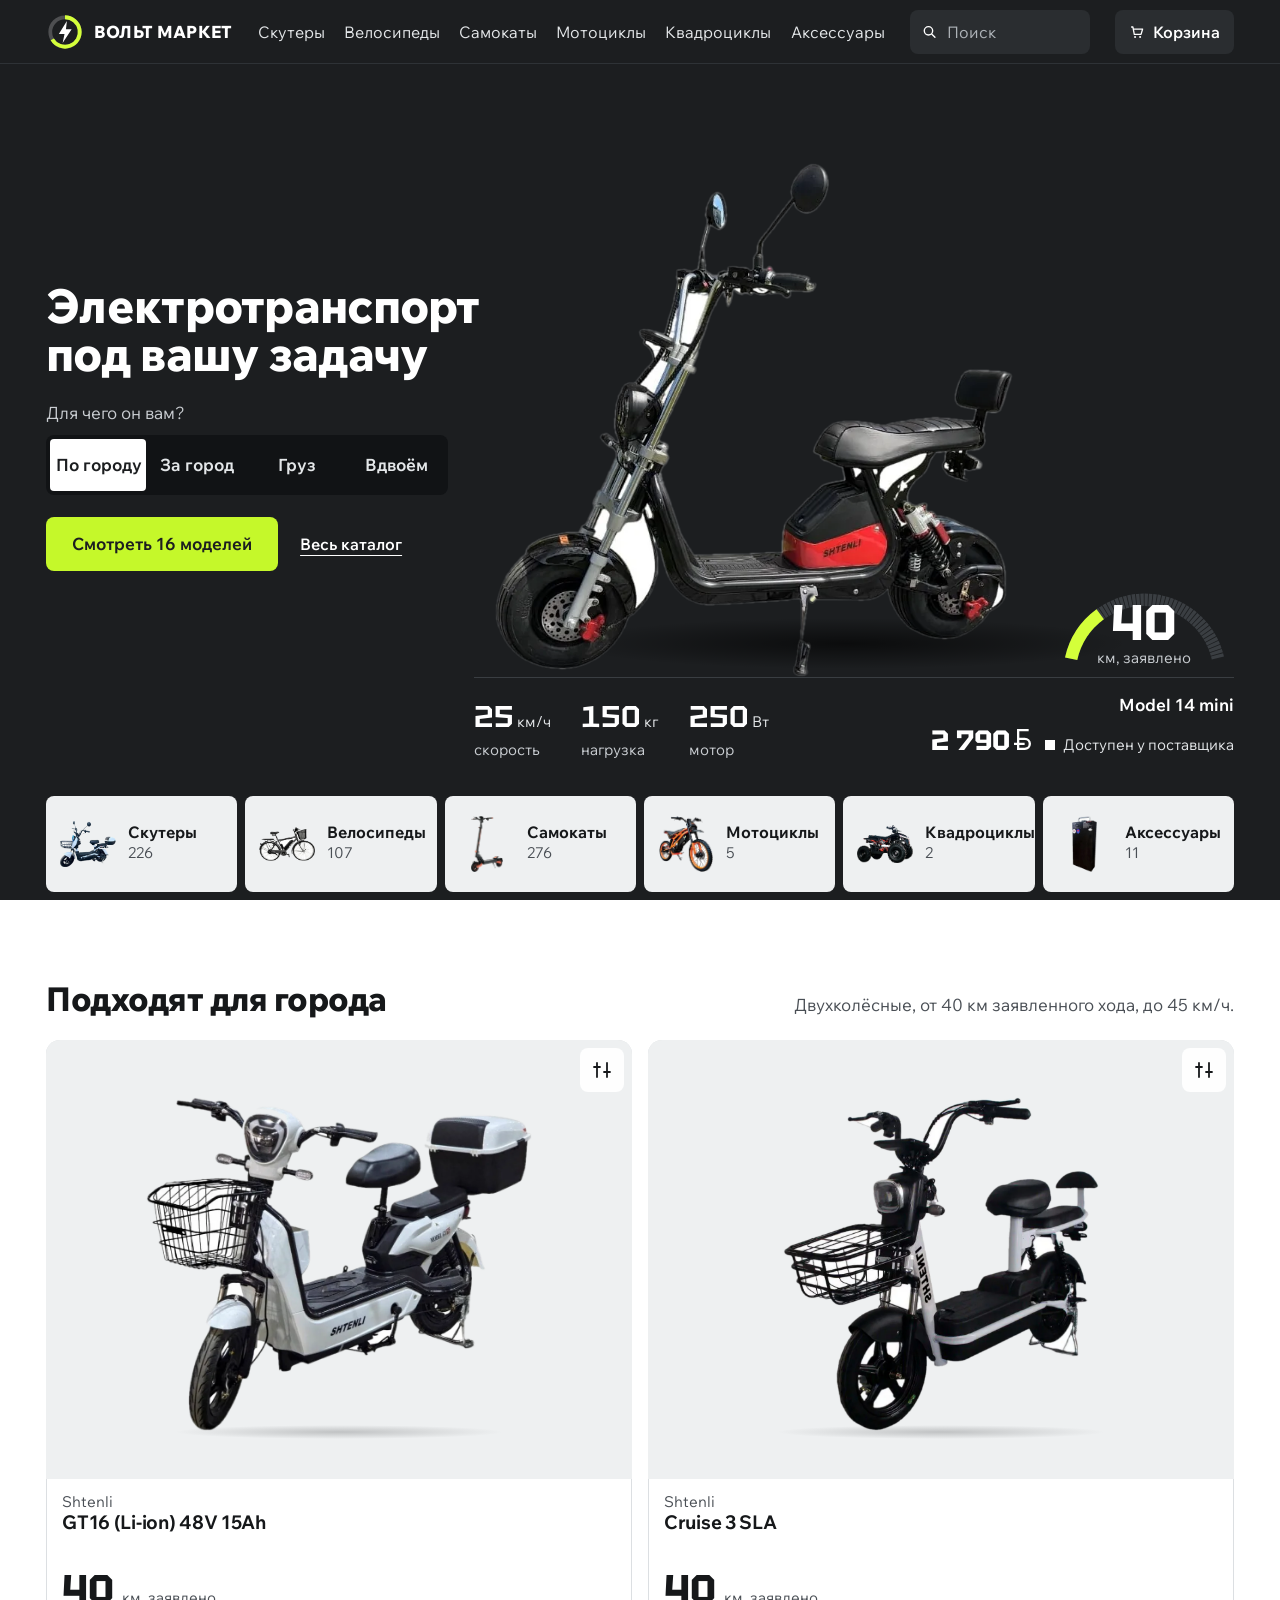
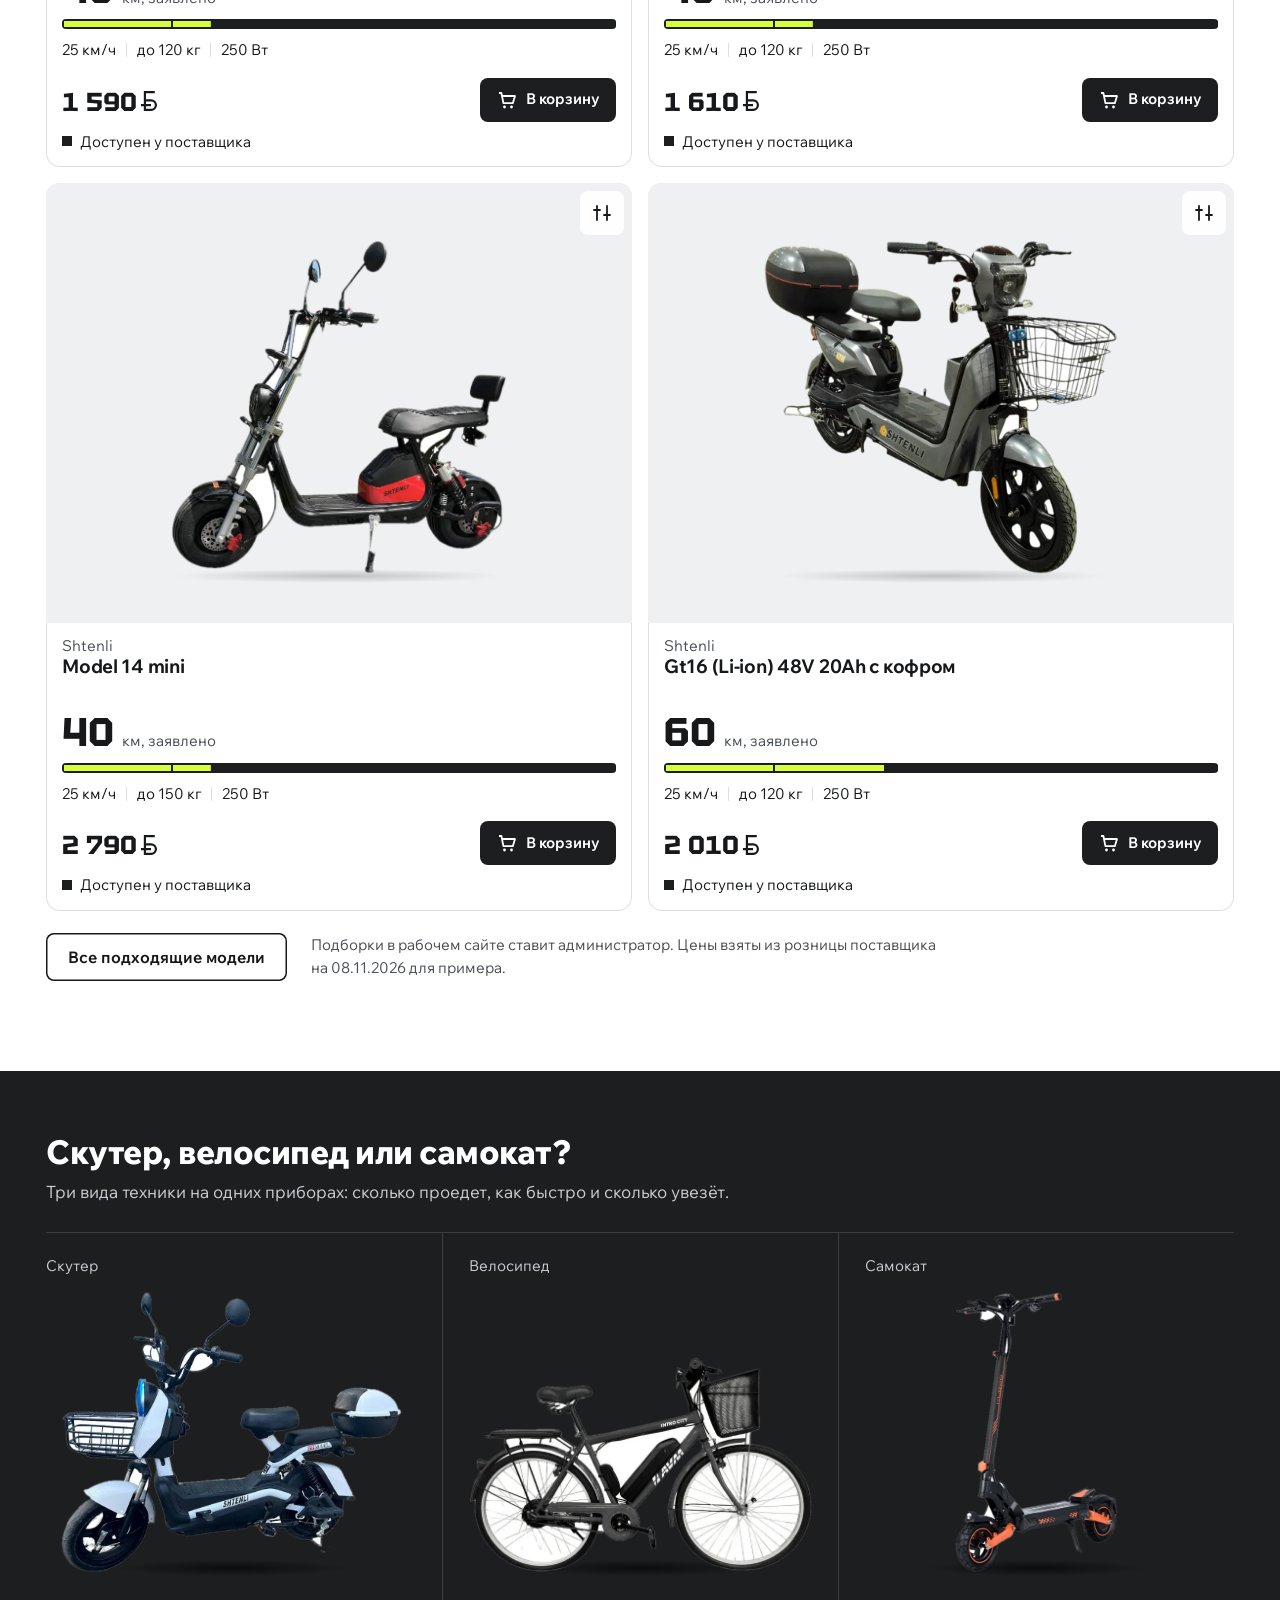
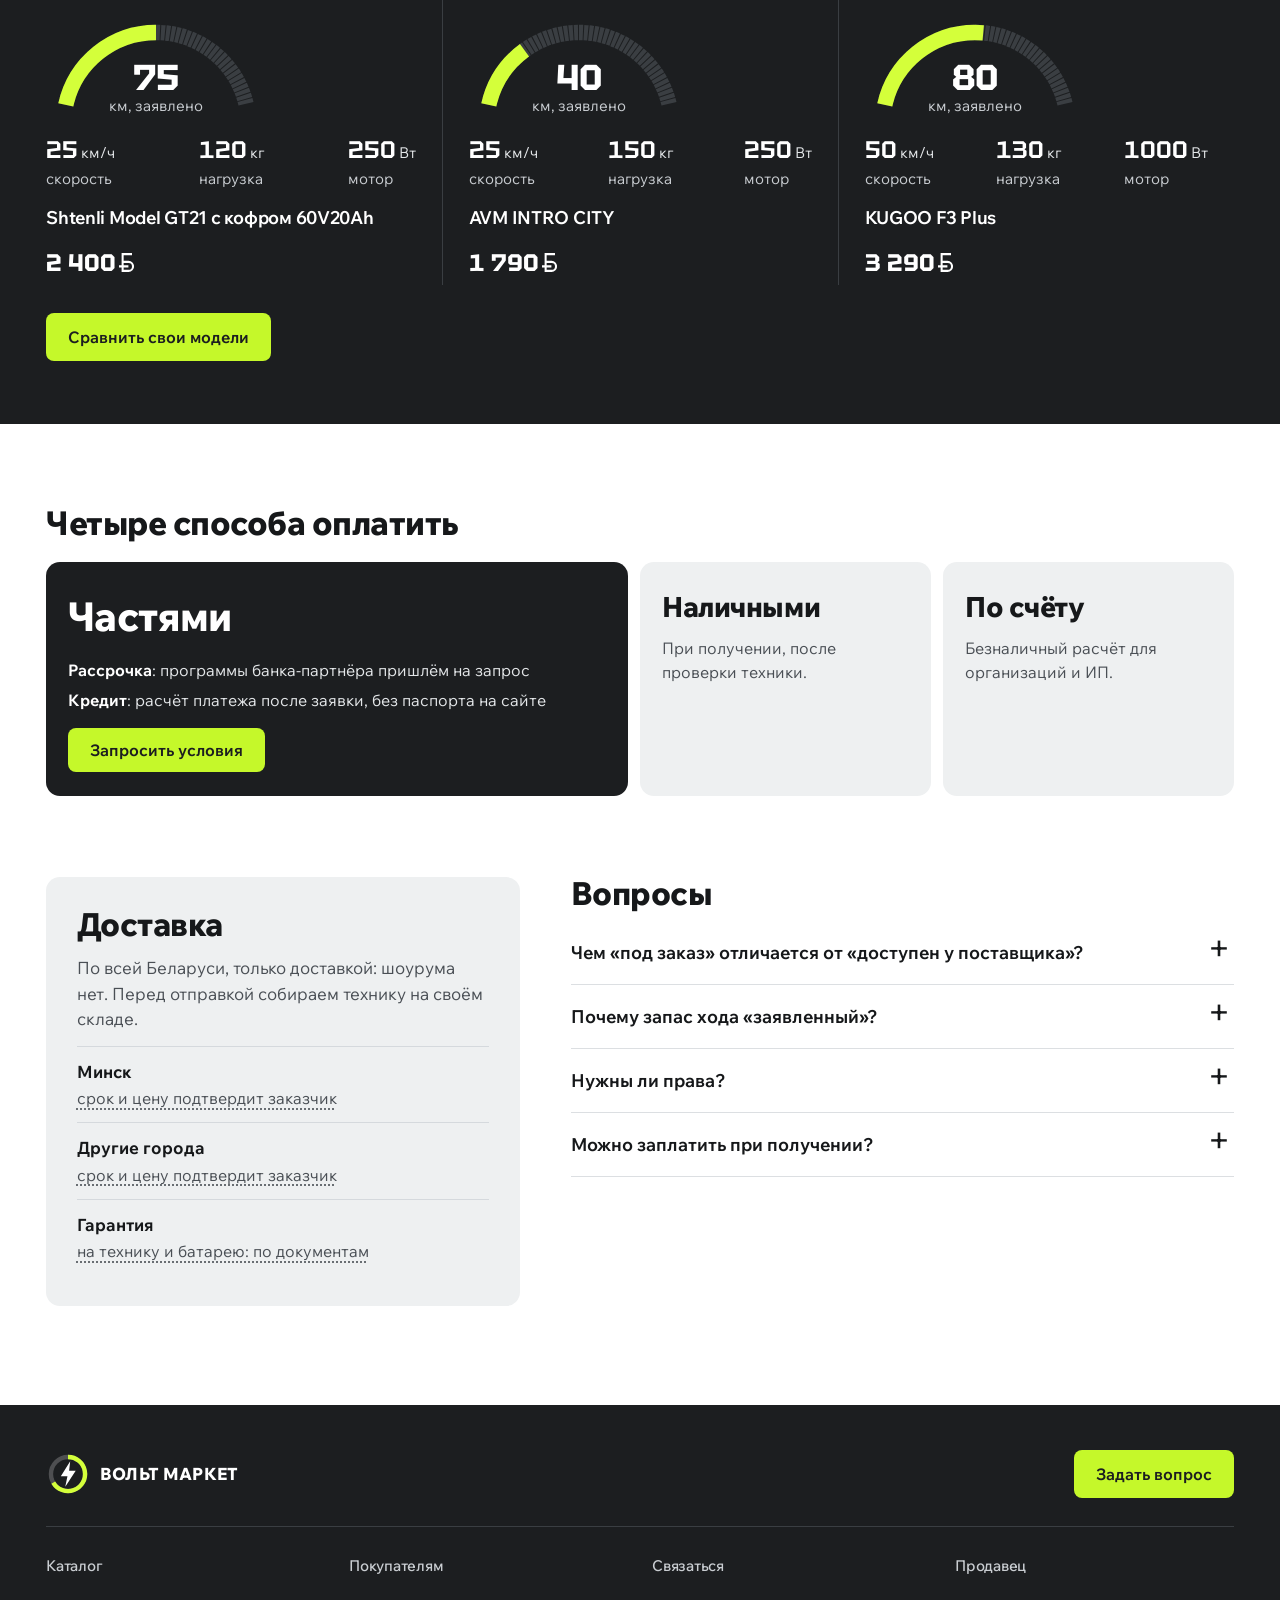
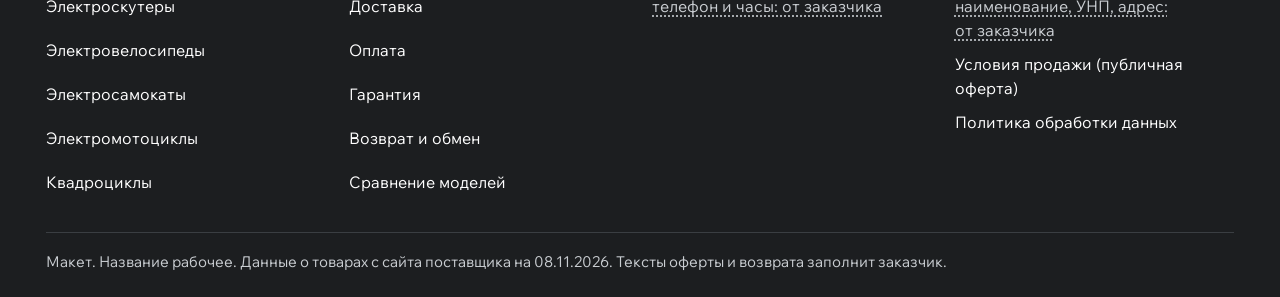
<file: volt-market/b/index.html>
<!doctype html>
<html lang="ru">
<head>
<meta charset="utf-8">
<meta name="viewport" content="width=device-width, initial-scale=1, viewport-fit=cover">
<title>ВОЛЬТ МАРКЕТ: электротранспорт под вашу задачу (макет Б)</title>
<meta name="description" content="Электроскутеры, велосипеды, самокаты, мотоциклы и квадроциклы с доставкой по Беларуси: подбор по задаче. Макет направления Б.">
<meta name="robots" content="noindex">
<link rel="stylesheet" href="../shared/fonts/fonts.css">
<link rel="stylesheet" href="../shared/base.css">
<link rel="stylesheet" href="b.css">
</head>
<body data-v="b">
<svg width="0" height="0" style="position:absolute" aria-hidden="true"><defs>
 <g id="m2"><circle cx="40" cy="40" r="31" fill="none" stroke="var(--ring,currentColor)" stroke-opacity=".22" stroke-width="8"/><path d="M40 9 A31 31 0 1 1 13.2 55.5" fill="none" stroke="var(--bolt,currentColor)" stroke-width="8"/><polygon points="44,17 27,44 39,44 35,63 54,34 42,34" fill="currentColor"/></g>
</defs></svg>

<header class="hd">
  <a class="logo" href="index.html" aria-label="ВОЛЬТ МАРКЕТ, на главную"><svg viewBox="0 0 80 80" width="38" height="38" style="--bolt:var(--lime-d);--ring:#fff"><use href="#m2"/></svg><span>ВОЛЬТ МАРКЕТ</span></a>
  <nav class="hd-nav" aria-label="Категории">
    <a href="catalog.html">Скутеры</a><a href="catalog.html">Велосипеды</a><a href="catalog.html">Самокаты</a><a href="catalog.html">Мотоциклы</a><a href="catalog.html">Квадроциклы</a><a href="catalog.html">Аксессуары</a>
  </nav>
  <form class="hd-search" role="search" action="catalog.html"><label class="vh" for="q">Поиск по каталогу</label><svg viewBox="0 0 20 20" width="18" height="18" aria-hidden="true"><circle cx="8.5" cy="8.5" r="5.5" fill="none" stroke="currentColor" stroke-width="1.8"/><path d="M13 13l4 4" stroke="currentColor" stroke-width="1.8" stroke-linecap="round"/></svg><input id="q" name="q" type="search" placeholder="Поиск"></form>
  <a class="hd-cart" href="#" aria-label="Корзина"><svg viewBox="0 0 22 22" width="22" height="22" aria-hidden="true"><path d="M3 4h2.4l2 10.2h9.4L19 7H6.3" fill="none" stroke="currentColor" stroke-width="1.8" stroke-linejoin="round"/><circle cx="8.5" cy="18" r="1.4" fill="currentColor"/><circle cx="15.5" cy="18" r="1.4" fill="currentColor"/></svg><span>Корзина</span><i data-cart-n hidden></i></a>
</header>

<main>
  <section class="hero" data-m="hero" data-dark>
    <div class="hero-q">
      <h1>Электротранспорт под&nbsp;вашу задачу</h1>
      <fieldset class="pickq">
        <legend>Для чего он вам?</legend>
        <div class="seg" role="radiogroup">
          <button role="radio" aria-checked="true" data-pick="city">По&nbsp;городу</button>
          <button role="radio" aria-checked="false" data-pick="out">За&nbsp;город</button>
          <button role="radio" aria-checked="false" data-pick="cargo">Груз</button>
          <button role="radio" aria-checked="false" data-pick="two">Вдвоём</button>
        </div>
      </fieldset>
      <div class="hero-act"><a class="btn btn-main" href="catalog.html" data-m-part="cta" data-all>Смотреть подходящие</a><a class="hero-cat" href="catalog.html">Весь каталог</a></div>
    </div>
    <div class="stage" data-stage>
      <div class="gauge" data-gauge aria-hidden="true">
        <svg viewBox="0 0 200 120"><path class="g-bg" d="M18 108 A84 84 0 0 1 182 108" pathLength="100"/><path class="g-v" d="M18 108 A84 84 0 0 1 182 108" pathLength="100"/></svg>
        <p class="g-n"><b data-dkm>40</b><span>км, заявлено</span></p>
      </div>
      <img class="stage-im" data-sim src="../assets/p/ps-Shtenli14-cut.webp" alt="" width="900" height="640">
      <div class="stage-f">
        <dl class="dash-r">
          <div><dt>скорость</dt><dd><b data-dsp>25</b> км/ч</dd></div>
          <div><dt>нагрузка</dt><dd><b data-dld>150</b> кг</dd></div>
          <div><dt>мотор</dt><dd><b data-dpw>250</b> Вт</dd></div>
        </dl>
        <div class="stage-m"><p class="stage-n" data-dname>Model 14 mini</p><p class="stage-p"><span data-dprice></span><span class="st" data-dst></span></p></div>
      </div>
    </div>
  </section>
  <nav class="strip" aria-label="Категории каталога">
    <a href="catalog.html"><img src="../assets/p/ps-Shtenli_Model_21-pro-cut.webp" alt="" width="160" height="110"><span>Скутеры</span><em data-count="scooter"></em></a>
    <a href="catalog.html"><img src="../assets/p/ps-AVM-INTRO-cut.webp" alt="" width="160" height="110"><span>Велосипеды</span><em data-count="bike"></em></a>
    <a href="catalog.html"><img src="../assets/p/ps-samokat-F3Pro-cut.webp" alt="" width="160" height="110"><span>Самокаты</span><em data-count="kick"></em></a>
    <a href="catalog.html"><img src="../assets/p/ps-Kugoo_02Pro-cut.webp" alt="" width="160" height="110"><span>Мотоциклы</span><em data-count="moto"></em></a>
    <a href="catalog.html"><img src="../assets/p/ps-FOX-800-NOVA-cut.webp" alt="" width="160" height="110"><span>Квадроциклы</span><em data-count="quad"></em></a>
    <a href="catalog.html"><img src="../assets/p/ps-Lion-cut.webp" alt="" width="160" height="110"><span>Аксессуары</span><em>11</em></a>
  </nav>

  <section class="sec">
    <div class="sec-h"><h2 data-fit-h>Подходят для города</h2><p class="sec-why" data-why></p></div>
    <div class="tiles" data-fit></div>
    <div class="sec-f"><a class="btn btn-quiet" href="catalog.html" data-all2>Все подходящие модели</a><p class="mk-note">Подборки в&nbsp;рабочем сайте ставит администратор. Цены взяты из&nbsp;розницы поставщика на&nbsp;08.11.2026 для примера.</p></div>
  </section>

  <section class="cmp3" data-dark aria-labelledby="c3-h">
    <div class="cmp3-h"><h2 id="c3-h">Скутер, велосипед или самокат?</h2><p>Три вида техники на&nbsp;одних приборах: сколько проедет, как быстро и&nbsp;сколько увезёт.</p></div>
    <div class="cmp3-l" data-cmp3></div>
    <a class="btn btn-main" href="#">Сравнить свои модели</a>
  </section>

  <section class="sec pay" aria-labelledby="pay-h">
    <div class="sec-h"><h2 id="pay-h">Четыре способа оплатить</h2></div>
    <div class="pay-g">
      <div class="pay-w" data-dark><h3>Частями</h3><ul><li><b>Рассрочка</b>: программы банка-партнёра пришлём на&nbsp;запрос</li><li><b>Кредит</b>: расчёт платежа после заявки, без паспорта на&nbsp;сайте</li></ul><a class="btn btn-main" href="#">Запросить условия</a></div>
      <div><h3>Наличными</h3><p>При получении, после проверки техники.</p></div>
      <div><h3>По&nbsp;счёту</h3><p>Безналичный расчёт для организаций и&nbsp;ИП.</p></div>
    </div>
  </section>

  <section class="sec two">
    <div class="dlv">
      <h2>Доставка</h2>
      <p>По&nbsp;всей Беларуси, только доставкой: шоурума нет. Перед отправкой собираем технику на&nbsp;своём складе.</p>
      <ul>
        <li><b>Минск</b><span class="todo">срок и&nbsp;цену подтвердит заказчик</span></li>
        <li><b>Другие города</b><span class="todo">срок и&nbsp;цену подтвердит заказчик</span></li>
        <li><b>Гарантия</b><span class="todo">на&nbsp;технику и&nbsp;батарею: по&nbsp;документам</span></li>
      </ul>
    </div>
    <div class="faq">
      <h2>Вопросы</h2>
      <details><summary>Чем «под заказ» отличается от «доступен у&nbsp;поставщика»?</summary><p>«Доступен у&nbsp;поставщика»: модель лежит на&nbsp;его складе, привезём к&nbsp;себе и&nbsp;отправим. «Под заказ»: её нужно заказать у&nbsp;производителя, срок назовём при подтверждении.</p></details>
      <details><summary>Почему запас хода «заявленный»?</summary><p>Это цифра производителя для ровной дороги и&nbsp;тепла. С&nbsp;грузом, в&nbsp;горку и&nbsp;в&nbsp;холод пробег короче.</p></details>
      <details><summary>Нужны&nbsp;ли права?</summary><p>Зависит от&nbsp;мощности и&nbsp;скорости модели. Сверим по&nbsp;её документам и&nbsp;скажем при заказе.</p></details>
      <details><summary>Можно заплатить при получении?</summary><p>Да, наличными. Пока заказ не&nbsp;подтверждён, оплату не&nbsp;берём.</p></details>
    </div>
  </section>
</main>

<footer class="ft">
  <div class="ft-top"><a class="logo" href="index.html"><svg viewBox="0 0 80 80" width="44" height="44" style="--bolt:var(--lime-d);--ring:#fff"><use href="#m2"/></svg><span>ВОЛЬТ МАРКЕТ</span></a><a class="btn btn-main" href="#">Задать вопрос</a></div>
  <div class="ft-cols">
    <div><h3>Каталог</h3><a href="catalog.html">Электроскутеры</a><a href="catalog.html">Электровелосипеды</a><a href="catalog.html">Электросамокаты</a><a href="catalog.html">Электромотоциклы</a><a href="catalog.html">Квадроциклы</a></div>
    <div><h3>Покупателям</h3><a href="#">Доставка</a><a href="#">Оплата</a><a href="#">Гарантия</a><a href="#">Возврат и&nbsp;обмен</a><a href="#">Сравнение моделей</a></div>
    <div><h3>Связаться</h3><span class="todo">телефон и&nbsp;часы: от&nbsp;заказчика</span></div>
    <div><h3>Продавец</h3><span class="todo">наименование, УНП, адрес: от&nbsp;заказчика</span><a href="#">Условия продажи (публичная оферта)</a><a href="#">Политика обработки данных</a></div>
  </div>
  <p class="ft-low">Макет. Название рабочее. Данные о&nbsp;товарах с&nbsp;сайта поставщика на&nbsp;08.11.2026. Тексты оферты и&nbsp;возврата заполнит заказчик.</p>
</footer>

<script src="../shared/data.js"></script>
<script src="../shared/app.js"></script>
<script src="b.js"></script>
</body>
</html>
</file>
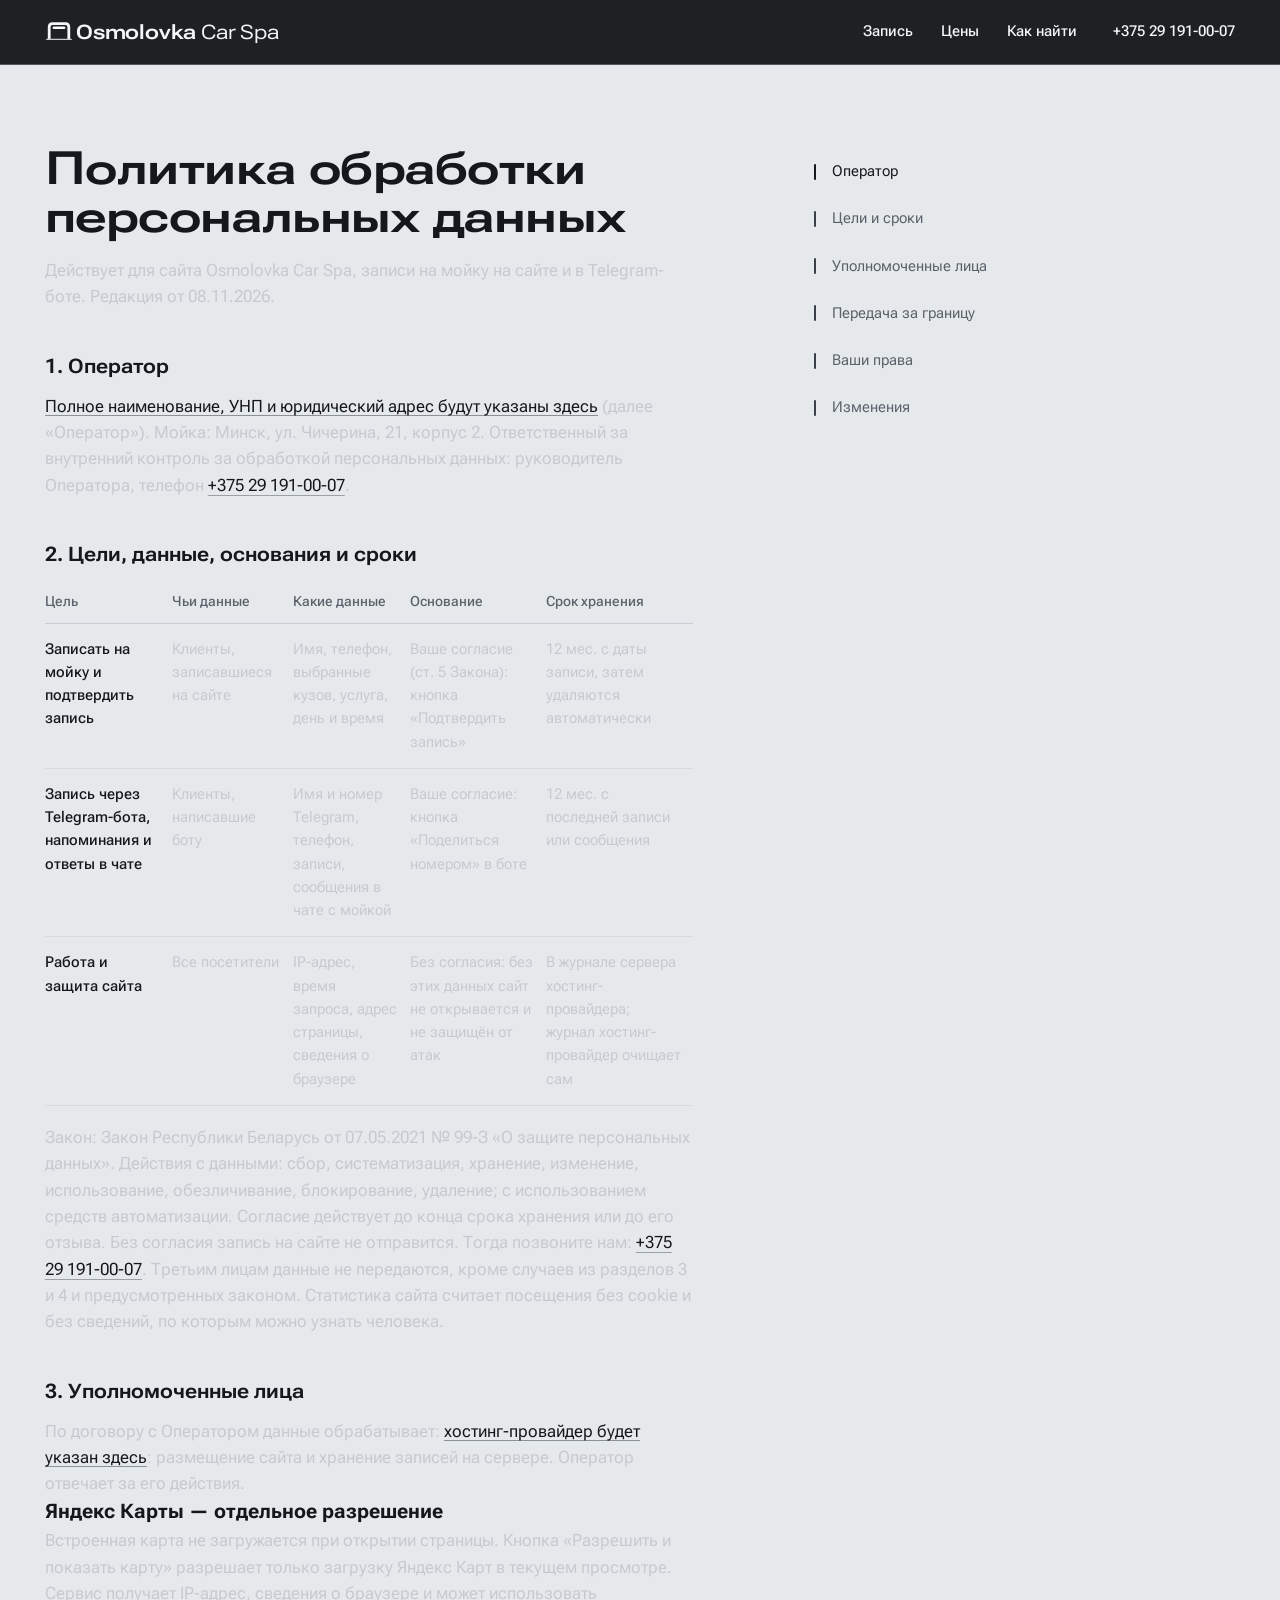
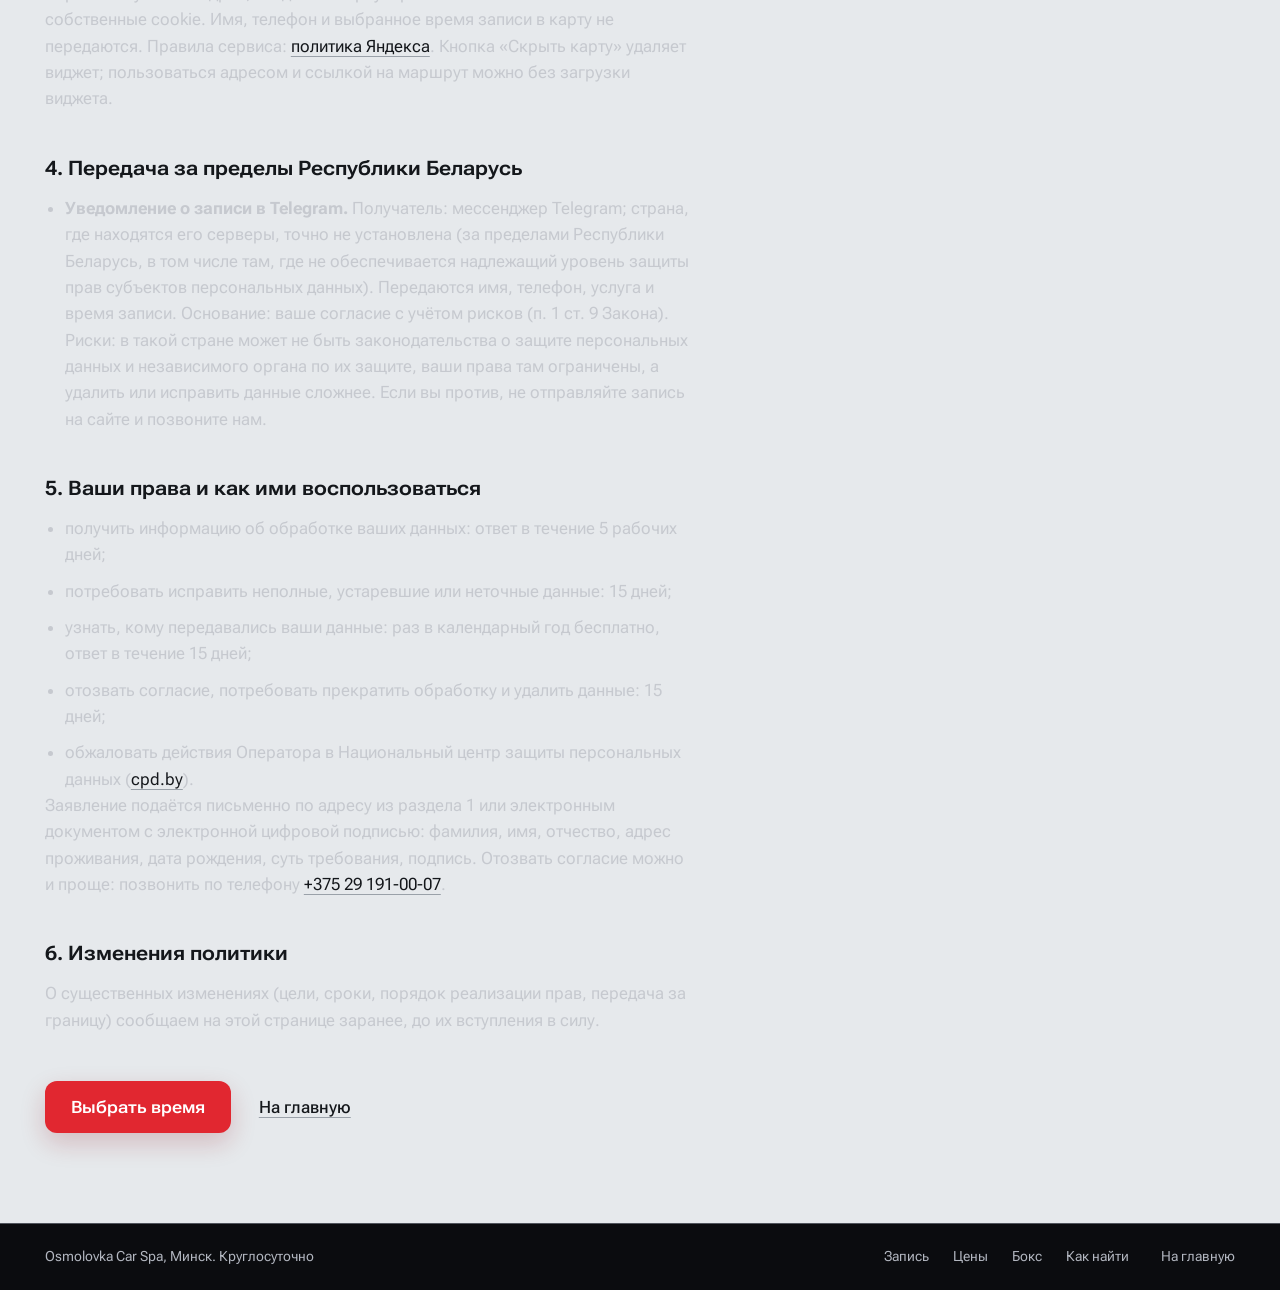
<file: osmolovka/privacy.html>
<!doctype html>
<html lang="ru">
<head>
<meta charset="utf-8">
<meta name="robots" content="noindex, nofollow">
<meta name="viewport" content="width=device-width, initial-scale=1, viewport-fit=cover">
<title>Политика обработки персональных данных · Osmolovka Car Spa</title>
<meta name="description" content="Как Osmolovka Car Spa обрабатывает имя и телефон при записи на мойку: цели, сроки, ваши права.">
<meta name="theme-color" content="#0b0c0f">
<link rel="icon" href="favicon.svg" type="image/svg+xml">
<link rel="apple-touch-icon" href="img/apple-touch-icon.png">
<link rel="preload" href="fonts/roboto-flex-cyrillic.woff2" as="font" type="font/woff2" crossorigin>
<link rel="stylesheet" href="osm.css">
<link rel="stylesheet" href="day.css">
<link rel="stylesheet" href="phone.css">
<link rel="stylesheet" href="sunset.css?v=edit7">
<link rel="stylesheet" href="screen-fit.css?v=edit7">
<link rel="stylesheet" href="three-screens.css?v=edit7">
<link rel="stylesheet" href="confirmation.css?v=edit7">
<link rel="stylesheet" href="pages.css">
</head>
<body class="page">

<header class="bar is-solid">
  <a class="bar__name" href="index.html" aria-label="Osmolovka Car Spa, на главную"><span class="mark" aria-hidden="true"><svg class="mark__box" viewBox="0 0 100 100" aria-hidden="true" focusable="false"><path class="box-door" d="M15 80V36Q15 24 27 24H73Q85 24 85 36V80"/><rect class="box-lamp" x="27" y="34" width="46" height="9" rx="4.5"/><path class="box-floor" d="M6 80H94"/></svg>Osmolovka</span> <span class="bar__sub" aria-hidden="true">Car Spa</span></a>
  <nav class="bar__nav" aria-label="Разделы">
    <a href="index.html#zapis">Запись</a>
    <a href="index.html#ceny">Цены</a>
    <a href="index.html#kak-najti">Как найти</a>
  </nav>
  <a class="bar__phone" href="tel:+375291910007">+375 29 191-00-07</a>
  <a class="btn btn--line bar__call" href="tel:+375291910007">Позвонить</a>
  <a class="btn btn--light bar__cta" href="index.html#zapis">Выбрать время</a>
</header>

<main class="doc">
  <nav class="toc" aria-label="Разделы политики">
    <a href="#operator">Оператор</a>
    <a href="#celi">Цели и сроки</a>
    <a href="#upolnomochennye">Уполномоченные лица</a>
    <a href="#granica">Передача за границу</a>
    <a href="#prava">Ваши права</a>
    <a href="#izmeneniya">Изменения</a>
  </nav>
  <h1 class="doc__title">Политика обработки персональных данных</h1>
  <p class="doc__lead">Действует для сайта Osmolovka Car Spa, записи на мойку на сайте и в Telegram-боте. Редакция от <span data-placeholder="дата редакции: поставить в день запуска">08.11.2026</span>.</p>

  <h2 id="operator">1. Оператор</h2>
  <p><span class="ph" data-placeholder="реквизиты оператора: заполнить по данным заказчика (ЗАГЛУШКИ.md, анкета B1–B5)">Полное наименование, УНП и юридический адрес будут указаны здесь</span> (далее «Оператор»). Мойка: Минск, ул. Чичерина, 21, корпус 2. Ответственный за внутренний контроль за обработкой персональных данных: руководитель Оператора, телефон <a href="tel:+375291910007">+375 29 191-00-07</a>.</p>

  <h2 id="celi">2. Цели, данные, основания и сроки</h2>
  <div class="policy-table"><table>
    <thead><tr><th>Цель</th><th>Чьи данные</th><th>Какие данные</th><th>Основание</th><th>Срок хранения</th></tr></thead>
    <tbody>
      <tr><td data-label="Цель">Записать на мойку и подтвердить запись</td><td data-label="Чьи данные">Клиенты, записавшиеся на сайте</td><td data-label="Какие данные">Имя, телефон, выбранные кузов, услуга, день и время</td><td data-label="Основание">Ваше согласие (ст. 5 Закона): кнопка «Подтвердить запись»</td><td data-label="Срок хранения">12 мес. с даты записи, затем удаляются автоматически</td></tr>
      <tr><td data-label="Цель">Запись через Telegram-бота, напоминания и ответы в чате</td><td data-label="Чьи данные">Клиенты, написавшие боту</td><td data-label="Какие данные">Имя и номер Telegram, телефон, записи, сообщения в чате с мойкой</td><td data-label="Основание">Ваше согласие: кнопка «Поделиться номером» в боте</td><td data-label="Срок хранения">12 мес. с последней записи или сообщения</td></tr>
      <tr><td data-label="Цель">Работа и защита сайта</td><td data-label="Чьи данные">Все посетители</td><td data-label="Какие данные">IP-адрес, время запроса, адрес страницы, сведения о браузере</td><td data-label="Основание">Без согласия: без этих данных сайт не открывается и не защищён от атак</td><td data-label="Срок хранения">В журнале сервера хостинг-провайдера; журнал хостинг-провайдер очищает сам</td></tr>
    </tbody>
  </table></div>
  <p>Закон: Закон Республики Беларусь от 07.05.2021 № 99-З «О защите персональных данных». Действия с данными: сбор, систематизация, хранение, изменение, использование, обезличивание, блокирование, удаление; с использованием средств автоматизации. Согласие действует до конца срока хранения или до его отзыва. Без согласия запись на сайте не отправится. Тогда позвоните нам: <a href="tel:+375291910007">+375 29 191-00-07</a>. Третьим лицам данные не передаются, кроме случаев из разделов 3 и 4 и предусмотренных законом. Статистика сайта считает посещения без cookie и без сведений, по которым можно узнать человека.</p>

  <h2 id="upolnomochennye">3. Уполномоченные лица</h2>
  <p>По договору с Оператором данные обрабатывает: <span class="ph" data-placeholder="хостинг: указать после покупки (ЗАГЛУШКИ.md, анкета D1, D3)">хостинг-провайдер будет указан здесь</span>: размещение сайта и хранение записей на сервере. Оператор отвечает за его действия.</p>

  <h3 id="karta">Яндекс Карты — отдельное разрешение</h3>
  <p>Встроенная карта не загружается при открытии страницы. Кнопка «Разрешить и показать карту» разрешает только загрузку Яндекс Карт в текущем просмотре. Сервис получает IP-адрес, сведения о браузере и может использовать собственные cookie. Имя, телефон и выбранное время записи в карту не передаются. Правила сервиса: <a href="https://yandex.ru/legal/confidential/" target="_blank" rel="noopener">политика Яндекса</a>. Кнопка «Скрыть карту» удаляет виджет; пользоваться адресом и ссылкой на маршрут можно без загрузки виджета.</p>

  <h2 id="granica">4. Передача за пределы Республики Беларусь</h2>
  <ul>
    <li><b>Уведомление о записи в Telegram.</b> Получатель: мессенджер Telegram; страна, где находятся его серверы, точно не установлена (за пределами Республики Беларусь, в том числе там, где не обеспечивается надлежащий уровень защиты прав субъектов персональных данных). Передаются имя, телефон, услуга и время записи. Основание: ваше согласие с учётом рисков (п. 1 ст. 9 Закона). Риски: в такой стране может не быть законодательства о защите персональных данных и независимого органа по их защите, ваши права там ограничены, а удалить или исправить данные сложнее. Если вы против, не отправляйте запись на сайте и позвоните нам.</li>
  </ul>

  <h2 id="prava">5. Ваши права и как ими воспользоваться</h2>
  <ul>
    <li>получить информацию об обработке ваших данных: ответ в течение 5 рабочих дней;</li>
    <li>потребовать исправить неполные, устаревшие или неточные данные: 15 дней;</li>
    <li>узнать, кому передавались ваши данные: раз в календарный год бесплатно, ответ в течение 15 дней;</li>
    <li>отозвать согласие, потребовать прекратить обработку и удалить данные: 15 дней;</li>
    <li>обжаловать действия Оператора в Национальный центр защиты персональных данных (<a href="https://cpd.by">cpd.by</a>).</li>
  </ul>
  <p>Заявление подаётся письменно по адресу из раздела 1 или электронным документом с электронной цифровой подписью: фамилия, имя, отчество, адрес проживания, дата рождения, суть требования, подпись. Отозвать согласие можно и проще: позвонить по телефону <a href="tel:+375291910007">+375 29 191-00-07</a>.</p>

  <h2 id="izmeneniya">6. Изменения политики</h2>
  <p>О существенных изменениях (цели, сроки, порядок реализации прав, передача за границу) сообщаем на этой странице заранее, до их вступления в силу.</p>

  <div class="doc__acts"><a class="btn btn--red" href="index.html#zapis">Выбрать время</a><a class="link" href="index.html">На главную</a></div>
</main>

<footer class="foot">
  <div class="foot__legal">
    <span>Osmolovka Car Spa, Минск. Круглосуточно</span>
    <nav class="foot__nav" aria-label="Разделы внизу"><a href="index.html#zapis">Запись</a><a href="index.html#ceny">Цены</a><a href="index.html#boks">Бокс</a><a href="index.html#kak-najti">Как найти</a></nav>
    <a href="index.html">На главную</a>
  </div>
</footer>
<script src="pages.js" defer></script>
</body>
</html>
</file>
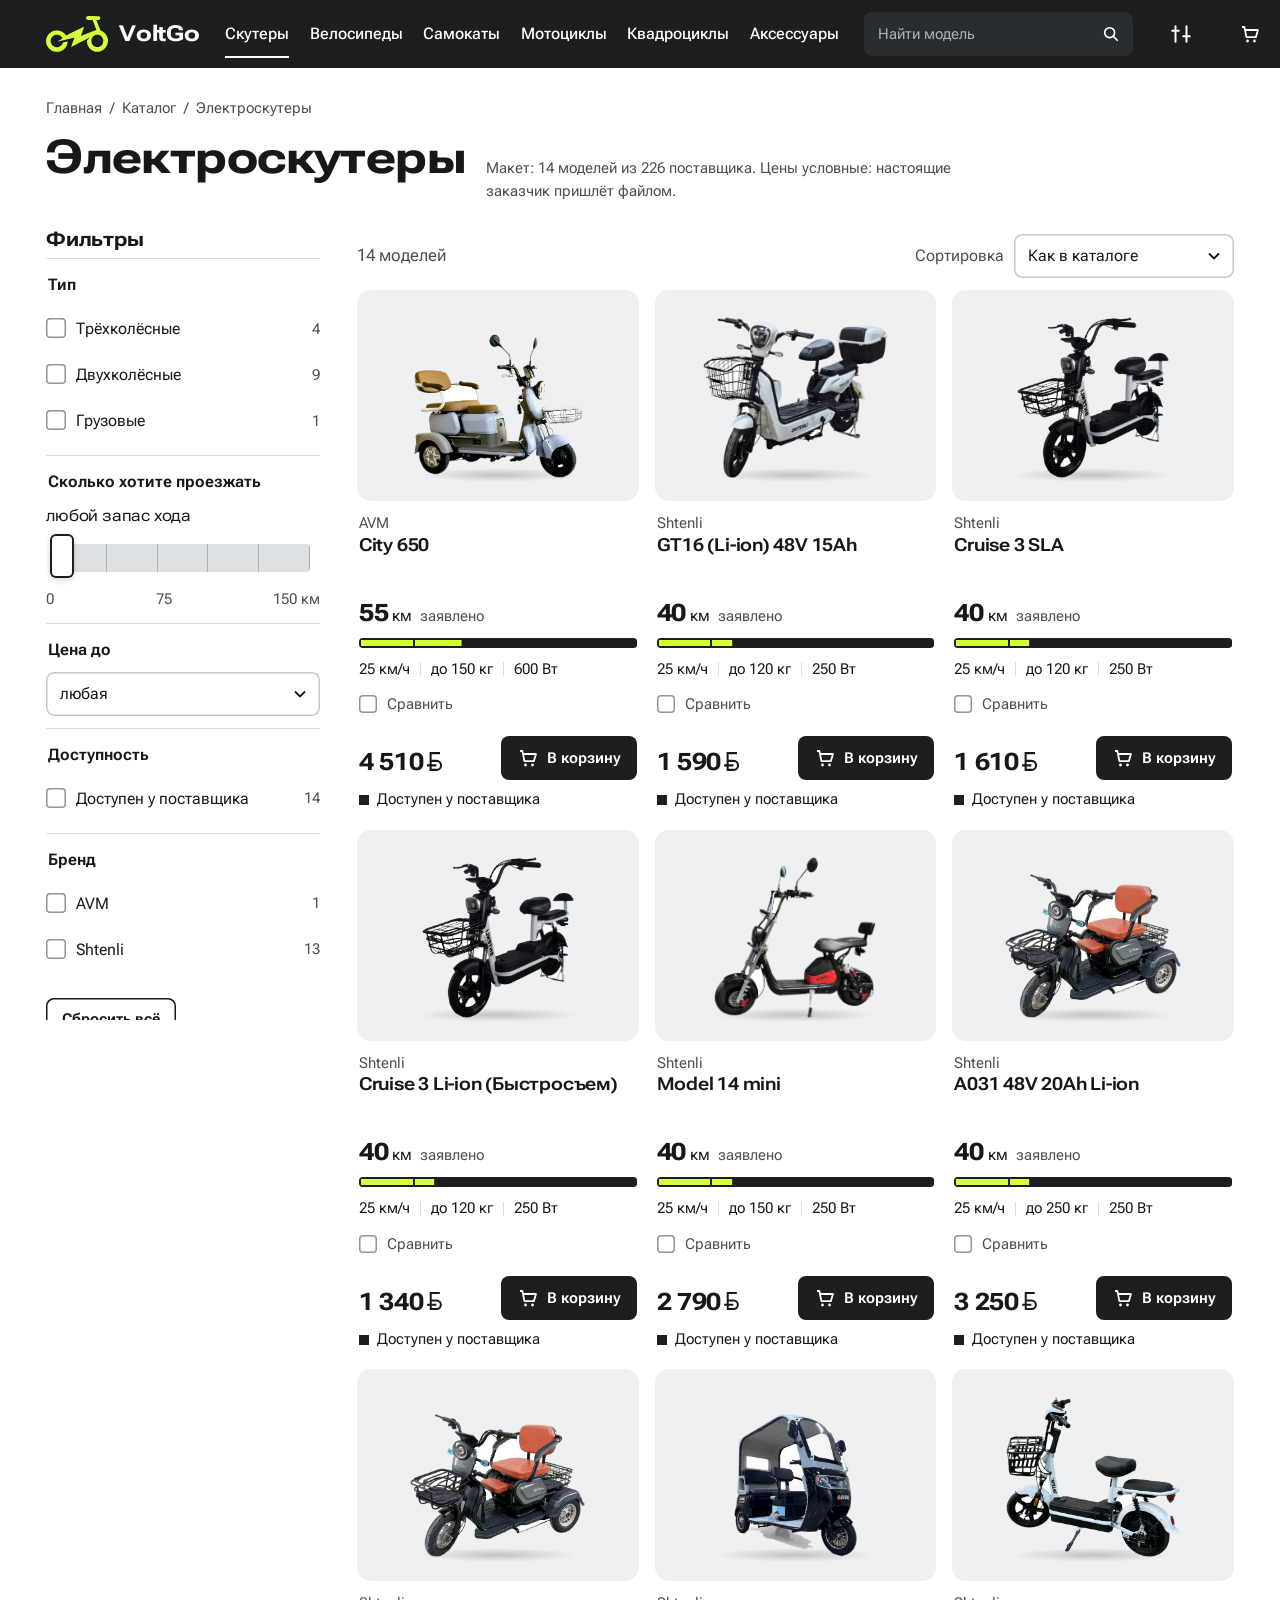
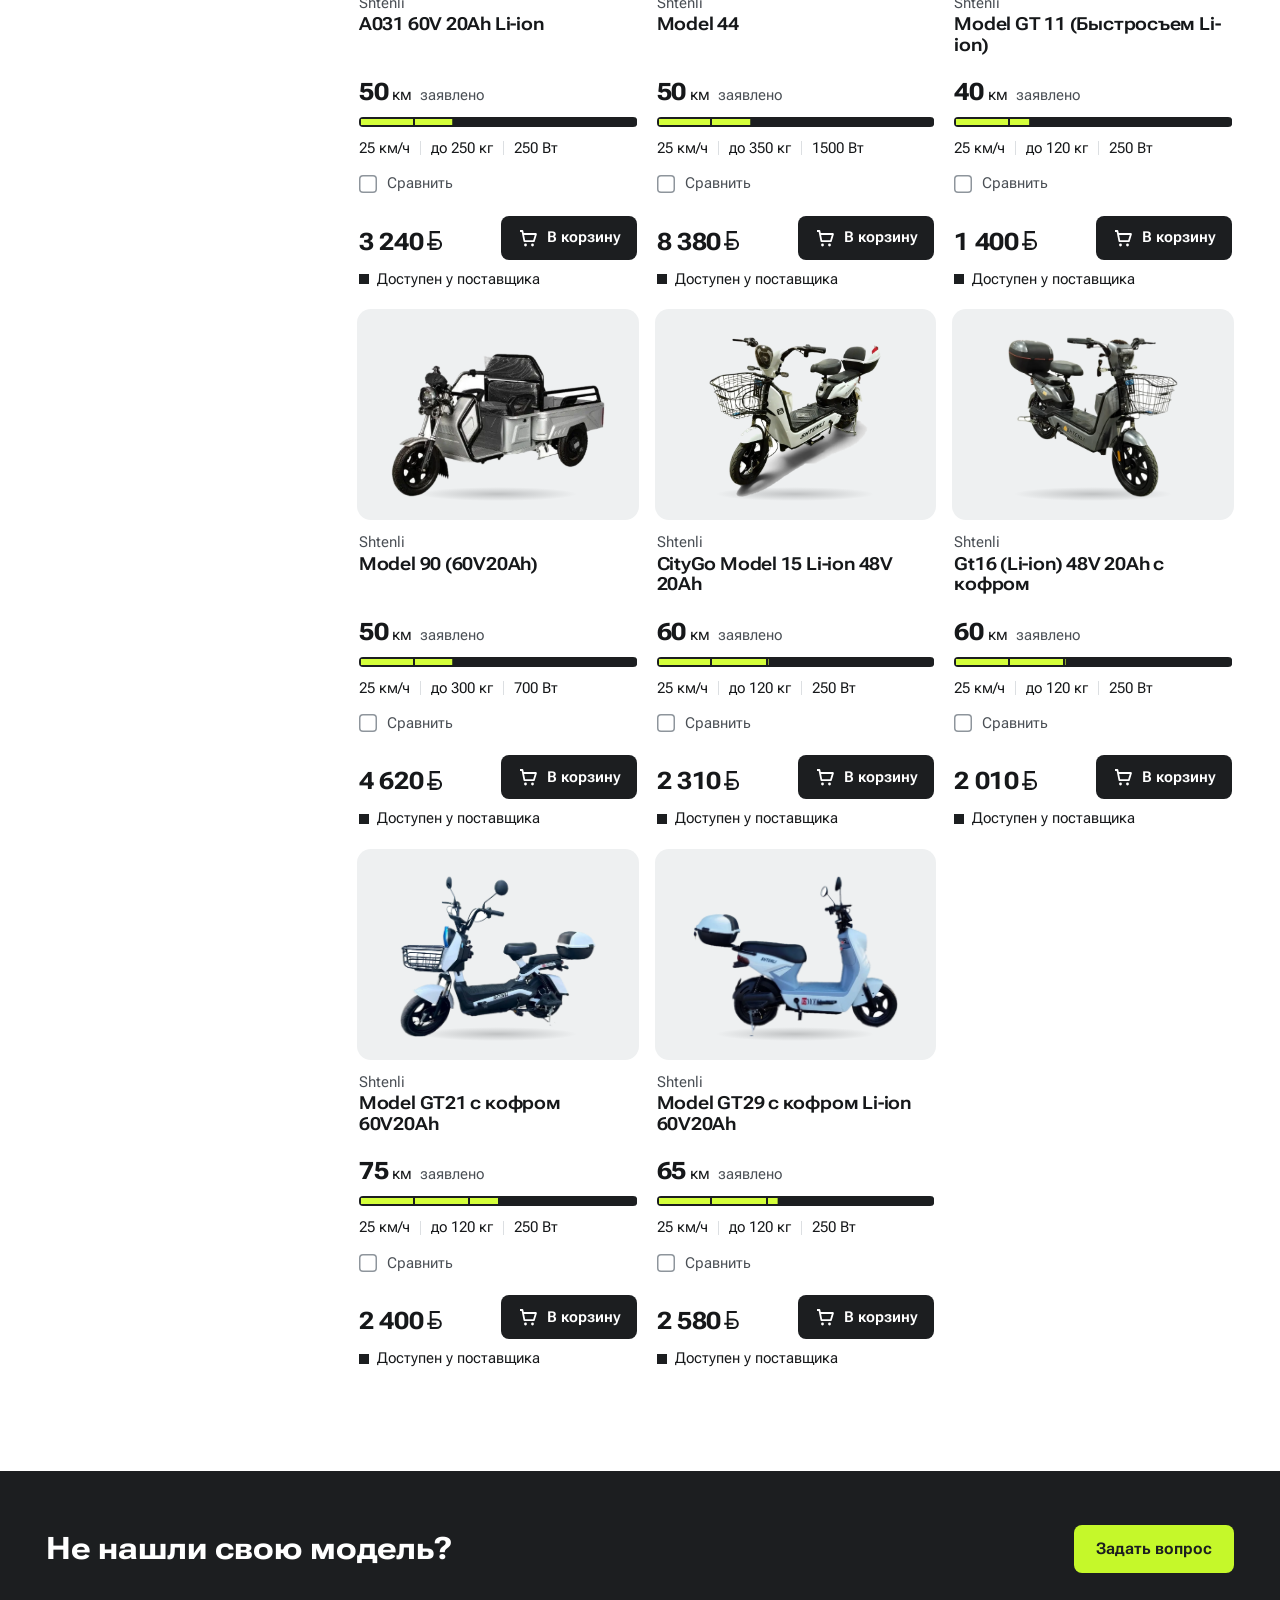
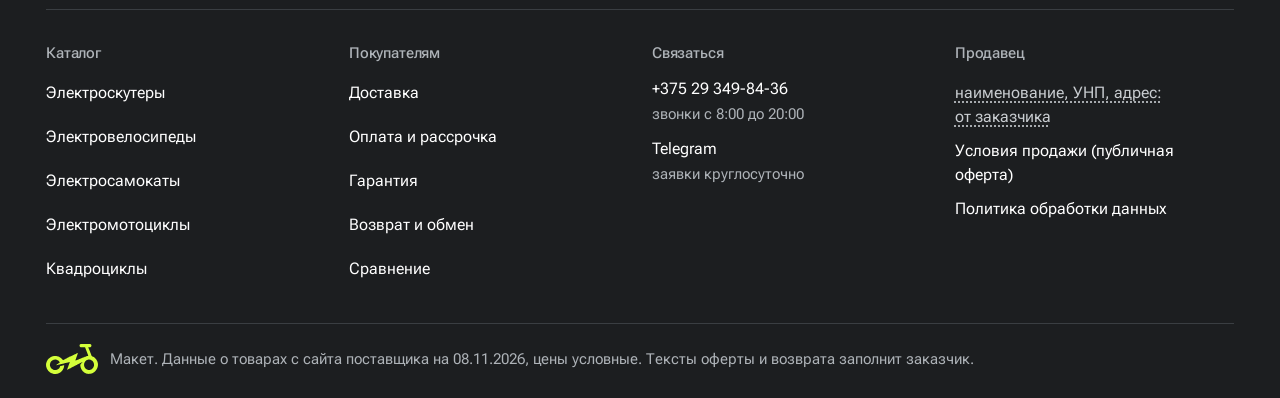
<file: volt-market/a/catalog.html>
<!doctype html>
<html lang="ru">
<head>
<meta charset="utf-8">
<meta name="viewport" content="width=device-width, initial-scale=1, viewport-fit=cover">
<title>VoltGo: электротранспорт с доставкой по Беларуси (макет А)</title>
<meta name="description" content="Электроскутеры, электровелосипеды, электросамокаты, электромотоциклы и квадроциклы с доставкой по Беларуси. Макет направления А.">
<meta name="robots" content="noindex">
<meta name="theme-color" content="#1C1E20">
<link rel="icon" href="../shared/favicon.svg" type="image/svg+xml">
<link rel="stylesheet" href="../shared/fonts/fonts.css">
<link rel="stylesheet" href="../shared/base.css">
<link rel="stylesheet" href="a.css">
</head>
<body data-v="a">
<svg width="0" height="0" style="position:absolute" aria-hidden="true"><defs>
 <g id="mk"><path fill="currentColor" fill-rule="evenodd" d="M47.56 167.61C46.74 167.55 45.22 167.41 44.18 167.31C43.15 167.21 42.1 167.12 41.86 167.12C41.61 167.12 41.11 166.97 40.74 166.77C40.37 166.57 39.75 166.37 39.38 166.32C39 166.27 37.67 165.91 36.44 165.5C35.2 165.1 33.95 164.73 33.67 164.69C33.38 164.64 32.89 164.44 32.58 164.25C32.27 164.05 31.73 163.8 31.39 163.7C31.04 163.6 30.38 163.29 29.91 163.02C29.44 162.74 28.81 162.42 28.5 162.29C28.19 162.17 27.52 161.81 27 161.49C26.48 161.17 25.81 160.78 25.5 160.63C23.46 159.58 18.99 156.25 16.81 154.15C15.99 153.35 13.35 150.5 12.57 149.56C12.11 149.01 11.39 148.16 10.98 147.67C10.26 146.83 9.82 146.23 8.74 144.61C7.84 143.27 7.02 141.92 6.59 141.06C5.49 138.86 5.32 138.54 5.1 138.26C4.98 138.1 4.78 137.66 4.68 137.29C4.57 136.92 4.21 136.04 3.88 135.34C3.18 133.83 2.78 132.71 2.61 131.75C2.54 131.37 2.32 130.81 2.13 130.5C1.89 130.13 1.74 129.68 1.69 129.19C1.64 128.78 1.44 127.82 1.24 127.06C1.05 126.31 0.83 125.21 0.76 124.62C0.69 124.04 0.61 123.28 0.57 122.94C0.53 122.59 0.41 121.61 0.31 120.75C0.02 118.3 -0.06 115.9 0.11 114.66C0.18 114.06 0.34 112.66 0.44 111.56C0.67 109.25 0.95 107.5 1.21 106.88C1.31 106.64 1.5 105.91 1.64 105.25C1.78 104.6 2.03 103.75 2.19 103.37C2.35 103 2.57 102.32 2.69 101.87C2.8 101.43 3.09 100.63 3.32 100.11C3.56 99.58 3.75 99.08 3.75 98.99C3.75 98.9 3.9 98.61 4.08 98.34C4.27 98.08 4.54 97.57 4.69 97.21C5.44 95.44 5.94 94.41 6.52 93.41C6.87 92.81 7.31 92 7.5 91.62C7.69 91.25 7.97 90.83 8.12 90.69C8.28 90.55 8.54 90.18 8.71 89.88C8.87 89.57 9.25 89 9.54 88.61C9.83 88.22 10.34 87.53 10.69 87.06C11.93 85.37 16.56 80.51 17.7 79.69C17.99 79.48 19.03 78.7 20.02 77.94C21 77.19 22.35 76.23 23 75.82C23.65 75.41 24.34 74.92 24.53 74.74C24.72 74.55 25.09 74.33 25.34 74.24C25.6 74.16 25.98 73.97 26.19 73.81C26.56 73.54 29.77 71.88 29.93 71.88C29.98 71.88 30.62 71.62 31.35 71.3C32.09 70.98 33.67 70.39 34.88 69.99C36.08 69.59 37.54 69.09 38.12 68.88C38.71 68.67 39.33 68.5 39.5 68.5C39.67 68.5 40.35 68.38 41 68.24C41.65 68.1 42.67 67.87 43.25 67.75C45.38 67.28 51.56 67.1 56.12 67.38C58.25 67.51 58.79 67.59 60.75 68.13C61.27 68.27 62.26 68.43 62.96 68.48C64.14 68.58 64.27 68.61 64.68 68.97C64.93 69.19 65.32 69.4 65.59 69.44C66.76 69.62 67.81 69.94 69.42 70.58C70.38 70.96 71.41 71.35 71.72 71.44C72.02 71.53 72.37 71.69 72.48 71.79C72.59 71.89 73.45 72.37 74.38 72.85C75.3 73.32 76.28 73.86 76.55 74.05C76.82 74.23 77.11 74.38 77.19 74.38C77.35 74.37 77.57 74.51 81 76.79C84.23 78.94 88.95 83.19 90.82 85.64C91.15 86.08 91.69 86.75 92 87.12C92.61 87.85 93.22 88.66 93.91 89.65C94.64 90.72 95.67 90.89 96.74 90.12C97.02 89.91 97.73 89.52 98.33 89.25C98.92 88.98 99.75 88.51 100.18 88.2C100.6 87.9 101.29 87.48 101.7 87.28C102.1 87.07 102.97 86.61 103.62 86.26C105.47 85.25 107.61 84.12 108.44 83.72C108.85 83.52 109.36 83.22 109.56 83.07C109.77 82.91 110.36 82.58 110.88 82.33C111.39 82.08 112.21 81.67 112.69 81.41C113.17 81.15 113.76 80.85 114 80.74C114.24 80.63 115.45 80.02 116.69 79.38C117.92 78.74 119.53 77.92 120.25 77.55C121.5 76.91 124.18 75.58 126.06 74.67C126.54 74.43 127.22 74.1 127.56 73.92C128.75 73.3 133.19 71.09 134.31 70.56C134.93 70.27 136 69.77 136.69 69.45C137.38 69.13 138.25 68.7 138.64 68.5C139.03 68.29 139.73 67.98 140.2 67.8C140.67 67.63 141.39 67.3 141.81 67.07C142.22 66.84 142.85 66.56 143.21 66.44C143.57 66.33 144.1 66.07 144.4 65.87C144.7 65.67 145.22 65.41 145.56 65.3C145.91 65.18 146.64 64.85 147.19 64.55C147.74 64.26 148.49 63.9 148.86 63.75C149.74 63.41 152.35 62.15 152.75 61.87C152.92 61.76 153.29 61.59 153.56 61.5C153.84 61.42 154.24 61.24 154.46 61.12C154.68 60.99 155.61 60.55 156.53 60.13C157.44 59.71 158.5 59.21 158.88 59.01C159.25 58.81 159.78 58.58 160.05 58.5C160.32 58.41 160.8 58.18 161.11 57.98C161.42 57.79 161.75 57.62 161.84 57.62C161.94 57.62 162.79 57.26 163.73 56.81C164.68 56.37 165.5 56 165.56 56C165.62 56 166.74 55.47 168.05 54.83C172.61 52.58 174.07 51.9 175.05 51.58C175.6 51.39 176.22 51.09 176.46 50.87C177.24 50.18 178.24 50.56 177.89 51.41C177.79 51.63 177.64 52.17 177.54 52.6C177.45 53.04 177.24 53.66 177.07 53.98C176.91 54.3 176.69 55.01 176.57 55.56C176.46 56.1 176.2 56.85 175.99 57.22C175.79 57.58 175.48 58.37 175.32 58.97C175.15 59.57 174.85 60.51 174.64 61.06C174.1 62.49 173.51 64.3 173.25 65.29C173.12 65.75 172.96 66.2 172.89 66.29C172.82 66.37 172.67 66.83 172.55 67.31C172.43 67.79 172.18 68.53 171.99 68.96C171.63 69.76 170.5 73.27 170.5 73.58C170.5 73.67 170.33 74.07 170.12 74.46C169.92 74.84 169.75 75.31 169.75 75.5C169.75 75.9 169.35 77.11 169.08 77.52C168.97 77.68 168.75 78.34 168.57 78.98C168.4 79.63 168.16 80.3 168.05 80.48C167.93 80.66 167.57 81.59 167.24 82.56C166.46 84.88 165.58 87.3 165.26 88.02C165.12 88.34 164.94 88.9 164.87 89.26C164.8 89.62 164.61 90.23 164.44 90.6C164.03 91.5 164.03 92.05 164.44 92.32C164.79 92.56 165.1 92.51 166.09 92.05C166.46 91.89 167.1 91.63 167.53 91.49C167.95 91.35 168.46 91.15 168.66 91.04C168.86 90.94 169.62 90.64 170.35 90.38C173.33 89.31 174.13 89 174.58 88.77C174.85 88.64 175.36 88.47 175.73 88.39C176.1 88.31 176.57 88.13 176.76 87.99C176.96 87.85 177.47 87.63 177.9 87.5C178.34 87.37 179.8 86.84 181.16 86.32C182.52 85.8 183.71 85.38 183.79 85.38C183.88 85.37 184.21 85.21 184.52 85C184.83 84.79 185.36 84.57 185.7 84.51C186.25 84.4 188.49 83.57 190.04 82.89C190.37 82.75 190.99 82.54 191.41 82.43C191.84 82.32 192.36 82.09 192.58 81.93C192.8 81.77 193.25 81.57 193.58 81.5C193.91 81.42 194.61 81.17 195.12 80.94C195.64 80.71 196.4 80.42 196.81 80.31C197.22 80.19 197.87 79.94 198.25 79.75C198.63 79.56 199.24 79.31 199.62 79.2C199.99 79.09 200.42 78.91 200.58 78.81C200.75 78.7 201.31 78.46 201.84 78.26C202.38 78.07 203.68 77.56 204.75 77.13C205.82 76.7 207.05 76.22 207.5 76.06C209.23 75.45 210.03 75.14 210.32 74.94C210.49 74.83 211.06 74.58 211.59 74.39C212.13 74.19 213.15 73.76 213.88 73.44C216.12 72.43 216.91 72.11 217.69 71.88C218.11 71.75 218.75 71.5 219.12 71.32C219.89 70.92 223.12 69.7 223.72 69.57C223.94 69.52 224.35 69.29 224.62 69.06C224.99 68.76 225.3 68.62 225.78 68.56C226.14 68.51 226.94 68.29 227.56 68.07C228.18 67.84 229.5 67.51 230.49 67.32C231.49 67.13 232.45 66.9 232.64 66.8C232.83 66.71 233.58 66.57 234.31 66.51C236.19 66.35 236.58 66 236.05 64.98C235.94 64.76 235.57 63.74 235.23 62.71C234.89 61.67 234.5 60.63 234.38 60.38C234.25 60.14 234.07 59.65 233.97 59.31C233.86 58.96 233.61 58.34 233.4 57.93C233.2 57.52 232.91 56.81 232.77 56.35C232.63 55.9 232.37 55.24 232.2 54.9C232.03 54.56 231.8 53.91 231.7 53.45C231.59 52.99 231.38 52.38 231.23 52.09C231.08 51.8 230.7 50.8 230.37 49.88C230.05 48.95 229.42 47.23 228.97 46.06C228.51 44.89 228.08 43.69 228 43.39C227.92 43.09 227.66 42.48 227.43 42.04C227.19 41.59 227 41.15 227 41.05C227 40.95 226.75 40.24 226.45 39.46C226.15 38.69 225.81 37.78 225.71 37.43C225.61 37.08 225.4 36.55 225.25 36.25C225.1 35.95 224.87 35.36 224.75 34.95C224.48 34.03 223.39 31.26 223.03 30.56C222.89 30.28 222.68 29.69 222.56 29.25C222.45 28.81 222.25 28.25 222.13 28.01C222 27.76 221.7 27.03 221.45 26.37C221.2 25.72 220.83 24.77 220.62 24.25C220.42 23.73 220.03 22.67 219.77 21.88C219.08 19.83 218.6 18.74 218.31 18.56C218.12 18.44 216.59 18.38 212.06 18.33C194.26 18.11 195.04 18.13 194 17.78C191.82 17.05 190.28 15.9 189.01 14.07C188.17 12.85 187.94 12.31 187.68 10.94C187.27 8.77 187.68 6.2 188.68 4.62C188.92 4.25 189.25 3.67 189.43 3.35C189.6 3.03 189.89 2.66 190.07 2.54C190.25 2.41 190.68 2.07 191.03 1.78C191.38 1.49 191.74 1.25 191.81 1.25C191.89 1.25 192.22 1.07 192.55 0.86C193 0.56 193.44 0.41 194.47 0.23C195.76 -0.01 196.29 -0.01 207.19 0.05C213.44 0.09 224.5 0.15 231.75 0.19C246.96 0.27 247.22 0.28 248.88 1.16C249.39 1.44 249.95 1.79 250.12 1.94C250.3 2.1 250.62 2.31 250.84 2.42C251.06 2.54 251.4 2.83 251.59 3.08C251.78 3.33 252.14 3.77 252.39 4.05C253.76 5.6 254.36 8.52 253.85 11.19C253.38 13.61 251.72 16 249.84 16.94C249.35 17.18 248.76 17.53 248.53 17.7C247.91 18.18 247.06 18.26 241.88 18.32C236.83 18.39 236.62 18.42 236.62 19.04C236.62 19.36 237.98 23.11 238.38 23.88C238.52 24.15 238.78 24.78 238.96 25.28C239.13 25.78 239.53 26.72 239.83 27.36C240.13 28.01 240.44 28.77 240.51 29.05C240.59 29.33 240.84 30 241.07 30.54C241.31 31.07 241.5 31.58 241.5 31.67C241.5 31.76 241.66 32.17 241.87 32.57C242.07 32.98 242.43 33.85 242.68 34.5C242.93 35.15 243.31 36.14 243.52 36.69C244.08 38.15 244.87 40.34 245.08 41.06C245.18 41.41 245.46 41.97 245.69 42.31C245.92 42.66 246.17 43.21 246.25 43.54C246.32 43.87 246.55 44.51 246.75 44.96C246.96 45.41 247.24 46.18 247.39 46.67C247.53 47.16 247.81 47.87 248 48.25C248.19 48.63 248.38 49.16 248.43 49.44C248.48 49.71 248.68 50.22 248.87 50.56C249.07 50.91 249.26 51.38 249.31 51.61C249.36 51.84 249.64 52.57 249.94 53.23C250.23 53.9 250.53 54.64 250.6 54.88C250.75 55.43 251.68 57.78 252 58.44C252.13 58.71 252.49 59.67 252.79 60.56C253.09 61.46 253.58 62.71 253.86 63.34C254.15 63.98 254.46 64.91 254.55 65.41C254.86 67.22 255.76 68.16 257.44 68.44C258.1 68.55 261.86 70.14 262.53 70.6C262.82 70.8 263.34 71.05 263.67 71.17C264.01 71.28 264.52 71.6 264.82 71.87C265.12 72.15 265.42 72.37 265.49 72.38C265.56 72.38 266.1 72.7 266.7 73.09C267.29 73.49 268.2 74.08 268.73 74.42C269.25 74.75 269.99 75.28 270.37 75.61C270.75 75.94 271.43 76.48 271.88 76.81C273.39 77.94 278.01 82.77 279.91 85.2C280.41 85.85 282.25 88.56 282.61 89.17C282.72 89.37 283 89.81 283.22 90.16C283.44 90.5 283.84 91.21 284.11 91.73C285.23 93.94 286.65 96.91 286.82 97.39C286.92 97.68 287.11 98.08 287.24 98.3C287.37 98.51 287.53 98.98 287.61 99.35C287.69 99.71 287.89 100.28 288.05 100.61C288.22 100.94 288.45 101.68 288.57 102.26C288.69 102.84 288.91 103.71 289.07 104.19C289.22 104.67 289.45 105.68 289.56 106.44C289.68 107.19 289.88 108.46 290.02 109.25C290.69 113.09 290.6 119.93 289.87 122.12C289.74 122.5 289.57 123.35 289.5 124C289.43 124.65 289.17 126.02 288.93 127.03C288.69 128.05 288.5 129.03 288.5 129.22C288.5 129.41 288.34 129.9 288.14 130.31C287.94 130.73 287.74 131.25 287.69 131.49C287.64 131.72 287.41 132.37 287.19 132.93C286.97 133.48 286.69 134.25 286.56 134.62C286.37 135.22 285.7 136.66 285.03 137.94C284.92 138.14 284.69 138.59 284.52 138.94C284.35 139.28 284.06 139.79 283.87 140.06C283.69 140.34 283.39 140.84 283.22 141.19C283.04 141.53 282.72 142.04 282.5 142.31C282.28 142.59 281.96 143.09 281.78 143.44C281.61 143.78 281.33 144.23 281.16 144.42C281 144.62 280.69 145.12 280.49 145.52C280.29 145.92 280.07 146.25 280 146.25C279.94 146.25 279.71 146.52 279.49 146.84C279.27 147.17 279.03 147.49 278.95 147.56C278.87 147.63 278.62 147.94 278.38 148.25C277.12 149.91 273.23 153.98 272.04 154.89C270.61 155.97 269.3 157.04 268.69 157.62C268.34 157.94 267.89 158.31 267.69 158.43C267.21 158.72 265.36 159.93 264.66 160.4C264.37 160.6 263.86 160.88 263.53 161.02C263.21 161.17 262.69 161.45 262.4 161.66C262.1 161.86 261.51 162.16 261.09 162.33C260.67 162.49 260.21 162.73 260.07 162.86C259.72 163.18 259.37 163.35 258.46 163.65C258.04 163.79 257.28 164.12 256.78 164.39C256.27 164.66 255.7 164.88 255.51 164.88C255.32 164.88 254.27 165.16 253.17 165.51C252.08 165.86 250.68 166.21 250.05 166.3C249.39 166.39 248.74 166.56 248.49 166.71C247.03 167.57 233.98 167.72 232.44 166.89C232.16 166.74 231.79 166.62 231.61 166.62C231.01 166.62 228.84 166.13 227.5 165.7C226.78 165.46 225.94 165.23 225.65 165.18C225.15 165.11 223.83 164.57 222.75 164.01C222.51 163.88 222.02 163.69 221.66 163.57C221.3 163.45 220.8 163.21 220.54 163.04C220.28 162.86 219.66 162.53 219.17 162.31C218.68 162.09 218.24 161.84 218.19 161.75C218.14 161.67 217.72 161.43 217.27 161.23C216.24 160.77 214.53 159.67 213.34 158.72C212.84 158.32 212.07 157.73 211.62 157.41C211.18 157.1 210.56 156.6 210.25 156.31C209.94 156.02 209.51 155.68 209.3 155.56C209.08 155.44 208.81 155.18 208.69 154.97C208.57 154.77 208.31 154.5 208.1 154.38C207.51 154.02 203.98 150.05 202.56 148.15C202.23 147.71 201.69 147.06 201.36 146.69C201.02 146.32 200.66 145.78 200.56 145.48C200.45 145.18 200.2 144.77 200.01 144.56C199.81 144.36 199.53 143.93 199.37 143.62C199.22 143.32 199 142.92 198.88 142.75C198.68 142.47 198.1 141.39 196.94 139.19C196.72 138.78 196.42 138.24 196.27 138C196.12 137.76 196 137.45 196 137.31C196 137.17 195.8 136.64 195.55 136.12C195.3 135.61 194.97 134.77 194.81 134.25C194.66 133.73 194.39 132.97 194.22 132.56C194.04 132.15 193.84 131.52 193.77 131.17C193.69 130.81 193.44 129.88 193.2 129.1C192.97 128.32 192.71 127.12 192.63 126.44C192.55 125.75 192.34 124.6 192.17 123.88C191.92 122.82 191.84 122 191.74 119.64C191.62 116.76 191.62 116.71 191.89 116.2C192.04 115.92 192.3 115.41 192.47 115.06C192.64 114.72 192.94 114.27 193.13 114.06C193.32 113.86 193.68 113.36 193.92 112.95C194.16 112.54 194.94 111.48 195.65 110.58C196.36 109.68 197.29 108.5 197.73 107.94C198.64 106.79 198.93 106.49 201.99 103.44C203.89 101.55 204.26 101.13 204.25 100.83C204.25 100.48 204.24 100.47 203.7 100.53C203.34 100.57 202.65 100.87 201.73 101.37C200.95 101.81 199.92 102.37 199.44 102.62C198.96 102.87 198.17 103.31 197.68 103.59C196.5 104.27 191.86 106.62 191.69 106.62C191.61 106.63 191.36 106.77 191.12 106.94C190.89 107.11 188.92 108.15 186.75 109.24C184.59 110.33 182.25 111.52 181.56 111.88C180.88 112.24 179.81 112.8 179.19 113.12C178.57 113.44 177.89 113.79 177.69 113.9C177.48 114.02 176.47 114.53 175.44 115.04C174.4 115.55 172.74 116.41 171.75 116.94C170.75 117.47 169.72 117.98 169.45 118.08C169.18 118.18 168.77 118.4 168.54 118.57C168.31 118.74 167.91 118.96 167.64 119.06C167.38 119.15 166.46 119.61 165.61 120.09C164.76 120.56 163.81 121.05 163.5 121.19C163.19 121.32 162.71 121.58 162.44 121.77C162.16 121.96 161.65 122.21 161.31 122.31C160.96 122.41 160.54 122.64 160.38 122.81C160.22 122.98 159.8 123.21 159.45 123.33C159.1 123.44 158.33 123.81 157.73 124.14C157.14 124.48 156.27 124.93 155.8 125.15C155.32 125.37 154.74 125.67 154.5 125.83C154.26 125.99 153.82 126.2 153.53 126.3C153.24 126.41 152.81 126.63 152.59 126.8C152.37 126.97 151.87 127.23 151.47 127.37C151.08 127.52 150.72 127.69 150.69 127.75C150.65 127.81 149.82 128.26 148.85 128.75C147.88 129.23 146.94 129.74 146.75 129.87C146.57 130 146.11 130.23 145.74 130.38C145.37 130.52 144.92 130.78 144.75 130.94C144.58 131.11 144.18 131.33 143.88 131.44C143.57 131.54 143.09 131.76 142.82 131.92C142.54 132.08 141.13 132.82 139.69 133.57C138.24 134.31 136.81 135.08 136.51 135.27C136.2 135.47 135.89 135.62 135.81 135.62C135.73 135.62 135.28 135.86 134.8 136.15C134.33 136.44 133.55 136.83 133.07 137.03C132.59 137.23 132.02 137.52 131.8 137.69C131.58 137.86 131.03 138.13 130.57 138.3C130.12 138.47 129.5 138.79 129.19 139C128.88 139.21 128.28 139.52 127.85 139.68C127.41 139.85 125.82 140.64 124.31 141.44C122.8 142.25 121.36 142.98 121.12 143.06C120.87 143.15 120.36 143.38 119.99 143.57C118.98 144.08 118.63 144.16 118.29 143.93C117.88 143.67 117.92 143.33 118.56 141.65C118.87 140.85 119.26 139.68 119.44 139.06C119.62 138.44 119.88 137.68 120.03 137.38C120.17 137.07 120.47 136.22 120.69 135.5C120.92 134.78 121.28 133.77 121.5 133.25C121.71 132.73 121.95 132 122.02 131.62C122.09 131.25 122.23 130.81 122.33 130.65C122.43 130.5 122.67 129.91 122.87 129.34C123.7 126.93 124.03 126.01 124.37 125.19C124.57 124.71 124.82 123.92 124.93 123.45C125.04 122.97 125.18 122.52 125.24 122.45C125.39 122.26 126.3 119.86 126.56 118.94C126.68 118.53 126.94 117.81 127.14 117.35C127.34 116.9 127.59 116.17 127.7 115.74C127.81 115.31 128.03 114.75 128.2 114.51C128.36 114.26 128.58 113.65 128.68 113.15C128.79 112.66 129.01 111.97 129.18 111.63C129.35 111.3 129.6 110.63 129.74 110.14C129.87 109.66 130.12 108.94 130.3 108.54C130.47 108.14 130.68 107.56 130.76 107.25C130.83 106.94 131 106.58 131.12 106.44C131.44 106.07 131.49 105.96 131.63 105.23C131.7 104.87 131.98 104.02 132.25 103.36C132.77 102.08 132.83 101.76 132.62 101.37C132.37 100.89 132.09 100.86 130.99 101.19C130.42 101.36 129.78 101.5 129.57 101.5C129.36 101.5 128.94 101.62 128.63 101.76C128.33 101.89 127.71 102.06 127.26 102.12C126.81 102.19 125.59 102.49 124.54 102.8C123.5 103.1 122.32 103.39 121.92 103.44C121.46 103.49 121.02 103.64 120.72 103.84C120.37 104.08 120 104.18 119.22 104.26C118.65 104.32 117.48 104.57 116.63 104.81C115.77 105.05 114.58 105.34 114 105.45C113.42 105.56 112.77 105.74 112.57 105.84C112.36 105.95 111.44 106.16 110.5 106.32C109.57 106.48 108.4 106.76 107.89 106.94C107.39 107.11 106.52 107.32 105.96 107.39C105.23 107.48 104.81 107.6 104.5 107.82C104.2 108.02 103.74 108.16 103.06 108.26C102.51 108.33 101.22 108.61 100.19 108.87C99.16 109.13 98 109.38 97.63 109.43C97.25 109.48 96.76 109.63 96.54 109.76C96.3 109.91 95.75 110.05 95.16 110.12C94.06 110.25 92.85 110.51 91.63 110.88C91.18 111.02 90.43 111.19 89.94 111.25C89.46 111.32 88.78 111.51 88.44 111.67C88.09 111.84 87.14 112.1 86.31 112.25C85.49 112.4 84.19 112.68 83.44 112.88C82.68 113.07 81.78 113.27 81.44 113.32C81.09 113.36 80.25 113.56 79.56 113.76C78.88 113.95 77.69 114.22 76.94 114.36C76.18 114.5 75.31 114.7 75 114.81C74.69 114.93 73.66 115.15 72.7 115.32C71.75 115.48 70.63 115.73 70.2 115.87C69.45 116.11 67.04 116.67 65.83 116.88C65.49 116.94 64.96 117.07 64.64 117.18C64.32 117.28 63.78 117.4 63.44 117.44C63.09 117.49 61.83 117.75 60.62 118.02C59.42 118.29 58.14 118.57 57.77 118.64C57.4 118.71 56.87 118.88 56.6 119.03C56.21 119.23 56.02 119.26 55.77 119.17C55.28 119 55.28 118.66 55.77 118.41C56 118.29 56.35 118.01 56.56 117.8C56.77 117.58 57.21 117.29 57.55 117.14C57.89 116.99 58.43 116.64 58.74 116.36C59.48 115.71 60.3 115.09 60.98 114.65C61.28 114.47 61.95 114.03 62.48 113.68C63.01 113.33 63.62 112.94 63.84 112.83C64.06 112.71 64.45 112.44 64.69 112.23C64.94 112.01 65.42 111.66 65.75 111.45C66.09 111.24 66.86 110.72 67.46 110.3C68.07 109.89 69.38 109 70.38 108.32C71.37 107.65 72.36 106.95 72.56 106.75C72.77 106.56 73.12 106.31 73.34 106.2C73.56 106.09 73.8 105.89 73.87 105.77C73.93 105.64 74.31 105.38 74.71 105.19C75.62 104.76 76.33 104.21 76.58 103.72C76.91 103.07 76.72 102.47 75.58 100.62C74.19 98.34 73.53 97.5 72.13 96.21C71.89 95.99 71.34 95.46 70.91 95.03C70.47 94.6 69.79 94.01 69.4 93.72C69.01 93.43 68.37 92.93 67.97 92.6C67.58 92.28 66.87 91.8 66.41 91.55C65.94 91.29 65.39 90.96 65.19 90.8C64.77 90.5 62.37 89.33 61.88 89.18C61.7 89.13 61.22 88.93 60.81 88.74C60.35 88.52 59.56 88.31 58.75 88.18C57.88 88.04 57.25 87.86 56.88 87.65C56.37 87.36 56.15 87.33 53.88 87.22C51.27 87.1 48.08 87.17 46.75 87.38C46.3 87.45 45.15 87.73 44.19 88C43.23 88.27 42.1 88.55 41.7 88.62C41.29 88.69 40.87 88.82 40.76 88.91C40.49 89.14 38.32 90.2 37.67 90.43C37.39 90.52 36.91 90.79 36.6 91.03C36.3 91.26 35.77 91.57 35.43 91.72C35.09 91.86 34.51 92.24 34.14 92.56C33.77 92.87 33.35 93.19 33.21 93.27C32.34 93.73 29.75 96.35 28.21 98.33C27.2 99.63 25.51 102.39 24.74 104C24.53 104.45 24.11 105.32 23.8 105.94C23 107.57 22.2 111 21.86 114.27C21.64 116.44 21.85 119.96 22.33 122C22.44 122.45 22.6 123.18 22.69 123.62C23.09 125.51 25.54 131.14 26.37 132.06C26.49 132.2 26.74 132.57 26.93 132.9C27.7 134.24 31.1 137.98 31.95 138.42C32.17 138.53 32.46 138.82 32.61 139.06C32.75 139.31 33.05 139.61 33.26 139.72C33.48 139.84 33.92 140.14 34.23 140.38C35.39 141.27 38.83 143.13 39.87 143.44C40.04 143.49 40.39 143.67 40.64 143.83C40.88 144 41.43 144.19 41.85 144.26C42.28 144.32 43.06 144.54 43.59 144.74C45.47 145.43 46.61 145.55 51.19 145.55C53.94 145.55 55.56 145.5 56.06 145.4C59.42 144.72 63.52 143.33 64.62 142.5C64.87 142.31 65.6 141.87 66.25 141.51C66.9 141.14 67.69 140.64 67.99 140.39C68.3 140.14 68.78 139.77 69.07 139.56C71.1 138.11 73.54 135.57 74.87 133.52C75.21 132.99 75.72 132.24 75.99 131.84C76.5 131.12 77.25 129.53 78.56 126.38C79.52 124.08 79.9 123.73 81.68 123.5C82.19 123.44 82.96 123.24 83.38 123.07C83.8 122.9 84.71 122.64 85.4 122.49C86.09 122.35 87.23 122.05 87.92 121.82C88.62 121.6 89.46 121.37 89.79 121.32C90.12 121.27 90.63 121.15 90.92 121.05C91.2 120.94 92.14 120.7 93 120.49C93.86 120.29 94.96 120.02 95.44 119.88C96.33 119.63 96.89 119.48 99.35 118.87C100.96 118.47 101.27 118.51 101.48 119.12C101.67 119.66 101.53 121.75 101.25 122.69C101.12 123.1 100.96 124 100.87 124.69C100.79 125.38 100.64 126.5 100.54 127.19C100.44 127.88 100.31 128.75 100.26 129.12C100.21 129.5 100.08 129.98 99.98 130.19C99.87 130.39 99.71 130.9 99.62 131.31C99.54 131.72 99.34 132.32 99.18 132.64C99.02 132.95 98.77 133.68 98.63 134.24C98.48 134.81 98.2 135.62 98.01 136.04C97.81 136.47 97.61 137.06 97.56 137.36C97.5 137.72 97.34 138.05 97.06 138.34C96.8 138.61 96.59 139.01 96.5 139.38C96.42 139.71 96.21 140.17 96.04 140.4C95.87 140.62 95.54 141.18 95.3 141.62C95.06 142.07 94.47 143.06 93.99 143.81C93.51 144.57 93.02 145.35 92.9 145.55C92.21 146.74 90.36 149.14 89.38 150.14C89 150.52 88.04 151.53 87.25 152.38C86.46 153.22 85.67 154.03 85.5 154.18C85.33 154.32 84.93 154.7 84.62 155.02C83.81 155.86 80.19 158.51 78.07 159.81C77.06 160.43 75.8 161.21 75.27 161.55C74.75 161.88 74.01 162.26 73.65 162.39C73.28 162.52 72.79 162.78 72.56 162.99C72.33 163.19 71.96 163.39 71.73 163.44C71.5 163.49 70.81 163.74 70.19 164.01C69.57 164.27 68.73 164.58 68.33 164.69C67.93 164.81 67.28 165.04 66.89 165.21C65.6 165.79 64.2 166.23 63.44 166.3C63.03 166.34 62.38 166.45 62 166.56C59.43 167.26 59.13 167.31 55.19 167.62C53.57 167.75 49.48 167.74 47.56 167.61Z M243.06 145.24C243.68 145.17 244.63 145 245.16 144.87C245.69 144.73 246.67 144.54 247.33 144.44C247.99 144.34 248.67 144.17 248.84 144.06C249.01 143.95 249.43 143.77 249.77 143.67C250.74 143.38 253.97 141.74 254.86 141.09C255.29 140.76 255.7 140.5 255.76 140.5C255.83 140.5 256.45 140 257.16 139.38C257.86 138.76 258.79 137.96 259.22 137.6C259.65 137.23 260.31 136.57 260.69 136.12C262.34 134.17 263.25 133 263.51 132.49C263.66 132.18 263.95 131.74 264.14 131.5C264.34 131.26 264.5 131.02 264.5 130.97C264.5 130.91 264.7 130.46 264.95 129.97C265.2 129.47 265.51 128.78 265.64 128.44C265.78 128.09 266.05 127.5 266.25 127.12C266.44 126.74 266.72 125.98 266.85 125.43C266.99 124.88 267.28 123.93 267.5 123.31C267.72 122.69 267.95 121.71 268.01 121.13C268.08 120.54 268.19 119.7 268.25 119.25C268.41 118.19 268.41 115.06 268.26 113.8C268.19 113.26 268.08 112.28 268 111.62C267.93 110.97 267.71 109.79 267.51 109C267.31 108.21 267.12 107.37 267.07 107.12C267.01 106.74 266.03 104.7 264.63 102.06C264.09 101.02 262.63 98.63 262.21 98.08C261.29 96.87 258.98 94.57 257.04 92.93C256.32 92.31 254.32 91.04 252.94 90.31C252.39 90.02 251.77 89.7 251.56 89.58C250.55 89.04 248.61 88.34 247.81 88.23C247.33 88.17 246.43 87.95 245.81 87.75C243.11 86.87 237.72 86.85 234.62 87.72C234.11 87.87 233.21 88.1 232.62 88.23C231.5 88.49 229.36 89.34 228.61 89.84C228.36 90 227.86 90.25 227.5 90.39C227.13 90.53 226.53 90.86 226.15 91.13C225.77 91.4 225.39 91.62 225.3 91.62C225.21 91.62 224.94 91.82 224.69 92.07C224.45 92.31 223.76 92.92 223.16 93.42C221.4 94.88 218.38 98.25 217.81 99.38C217.69 99.62 217.44 100.01 217.25 100.25C216.95 100.64 216.47 101.57 214.94 104.81C214.27 106.2 213.42 109.19 213.06 111.38C212.78 113.1 212.68 116.89 212.86 119.29C213.04 121.72 213.28 123.02 213.75 124.19C213.95 124.67 214.2 125.43 214.31 125.88C214.42 126.32 214.76 127.17 215.05 127.75C215.35 128.33 215.66 129.04 215.75 129.31C215.84 129.58 216.07 130.02 216.27 130.3C216.46 130.57 216.62 130.89 216.62 131C216.62 131.12 216.81 131.5 217.05 131.84C217.28 132.17 217.58 132.67 217.72 132.94C218.3 134.07 221.45 137.65 222.5 138.37C222.99 138.71 223.75 139.36 224.71 140.26C225.06 140.6 225.43 140.88 225.53 140.88C225.63 140.88 226.11 141.15 226.6 141.48C227.55 142.12 230.55 143.55 231.88 144C232.32 144.15 233.15 144.35 233.71 144.44C234.27 144.53 235.19 144.76 235.77 144.94C237.36 145.44 240.15 145.56 243.06 145.24Z"/></g>
</defs></svg>

<header class="hd">
  <a class="logo" href="index.html" aria-label="VoltGo, на главную"><svg viewBox="0 0 290.5 167.75" width="62" height="36" aria-hidden="true"><use href="#mk"/></svg><span>VoltGo</span></a>
  <nav class="hd-nav" aria-label="Категории">
    <a href="catalog.html" aria-current="page">Скутеры</a><a href="catalog.html">Велосипеды</a><a href="catalog.html">Самокаты</a><a href="catalog.html">Мотоциклы</a><a href="catalog.html">Квадроциклы</a><a href="catalog.html">Аксессуары</a>
  </nav>
  <button class="hd-cat" type="button" aria-label="Каталог"><svg viewBox="0 0 20 20" width="20" height="20" aria-hidden="true"><path d="M3 5h14M3 10h14M3 15h14" stroke="currentColor" stroke-width="1.8" stroke-linecap="round"/></svg><span>Каталог</span></button>
  <form class="hd-search" role="search" action="catalog.html"><label class="vh" for="q">Поиск по каталогу</label><input id="q" name="q" type="search" placeholder="Найти модель"><button type="submit" aria-label="Найти"><svg viewBox="0 0 20 20" width="18" height="18" aria-hidden="true"><circle cx="8.5" cy="8.5" r="5.5" fill="none" stroke="currentColor" stroke-width="1.8"/><path d="M13 13l4 4" stroke="currentColor" stroke-width="1.8" stroke-linecap="round"/></svg></button></form>
  <a class="hd-ic" href="sravnenie.html" aria-label="Сравнение"><svg viewBox="0 0 20 20" width="22" height="22" aria-hidden="true"><path d="M5 3v14M15 3v14M2 7h6M12 12h6" fill="none" stroke="currentColor" stroke-width="1.8" stroke-linecap="round"/></svg><i data-cmp-n hidden></i></a>
  <a class="hd-ic" href="korzina.html" aria-label="Корзина"><svg viewBox="0 0 22 22" width="22" height="22" aria-hidden="true"><path d="M3 4h2.4l2 10.2h9.4L19 7H6.3" fill="none" stroke="currentColor" stroke-width="1.8" stroke-linejoin="round"/><circle cx="8.5" cy="18" r="1.4" fill="currentColor"/><circle cx="15.5" cy="18" r="1.4" fill="currentColor"/></svg><i data-cart-n hidden></i></a>
</header>

<main class="ctl" data-catalog="scooter">
  <nav class="crumbs" aria-label="Хлебные крошки"><a href="index.html">Главная</a><span>/</span><a href="#">Каталог</a><span>/</span><span aria-current="page">Электроскутеры</span></nav>
  <div class="ctl-h"><h1>Электроскутеры</h1><p class="mk-note">Макет: 14 моделей из 226 поставщика. Цены условные: настоящие заказчик пришлёт файлом.</p></div>
  <div class="ctl-body">
    <aside class="flt" aria-label="Фильтры">
      <div class="flt-top"><h2>Фильтры</h2><button type="button" class="flt-x" data-sheet-close aria-label="Закрыть фильтры">Готово</button></div>
      <form data-filters onsubmit="return false"></form>
      <button type="button" class="btn btn-quiet btn-sm flt-reset" data-reset>Сбросить всё</button>
    </aside>
    <section class="ctl-main" aria-label="Модели">
      <div class="bar">
        <button type="button" class="btn btn-quiet btn-sm bar-f" data-sheet-open>Фильтры <i data-active-n hidden></i></button>
        <p class="bar-n" data-found></p>
        <label class="bar-s"><span>Сортировка</span><select name="sort"><option value="order">Как в каталоге</option><option value="cheap">Сначала дешевле</option><option value="dear">Сначала дороже</option><option value="km">Дальше проедут</option></select></label>
      </div>
      <div class="chips" data-chips aria-label="Выбранные фильтры"></div>
      <div class="grid3" data-grid></div>
    </section>
  </div>
  <div class="cmpbar" data-cmpbar hidden>
    <ul data-cmplist></ul>
    <button type="button" class="cmp-clear" data-cmpclear>Очистить</button>
    <a class="btn btn-main" href="sravnenie.html">Сравнить</a>
  </div>
</main>

<footer class="ft">
  <div class="ft-cta"><p>Не&nbsp;нашли свою модель?</p><a class="btn btn-main" href="#">Задать вопрос</a></div>
  <div class="ft-cols">
    <div><h3>Каталог</h3><a href="catalog.html">Электроскутеры</a><a href="catalog.html">Электровелосипеды</a><a href="catalog.html">Электросамокаты</a><a href="catalog.html">Электромотоциклы</a><a href="catalog.html">Квадроциклы</a></div>
    <div><h3>Покупателям</h3><a href="#">Доставка</a><a href="#">Оплата и&nbsp;рассрочка</a><a href="#">Гарантия</a><a href="#">Возврат и&nbsp;обмен</a><a href="sravnenie.html">Сравнение</a></div>
    <div><h3>Связаться</h3><a class="ft-2" href="tel:+375293498436"><span data-set="phone">+375 29 349-84-36</span><small>звонки с&nbsp;8:00 до&nbsp;20:00</small></a><a class="ft-2" href="#"><span>Telegram</span><small>заявки круглосуточно</small></a></div>
    <div><h3>Продавец</h3><span class="todo">наименование, УНП, адрес: от&nbsp;заказчика</span><a href="#">Условия продажи (публичная оферта)</a><a href="#">Политика обработки данных</a></div>
  </div>
  <p class="ft-low"><svg viewBox="0 0 290.5 167.75" width="52" height="30" aria-hidden="true"><use href="#mk"/></svg>Макет. Данные о&nbsp;товарах с&nbsp;сайта поставщика на&nbsp;08.11.2026, цены условные. Тексты оферты и&nbsp;возврата заполнит заказчик.</p>
</footer>

<script src="../shared/data.js"></script>
<script src="../shared/app.js"></script>
<script src="../shared/catalog.js"></script>
</body>
</html>
</file>
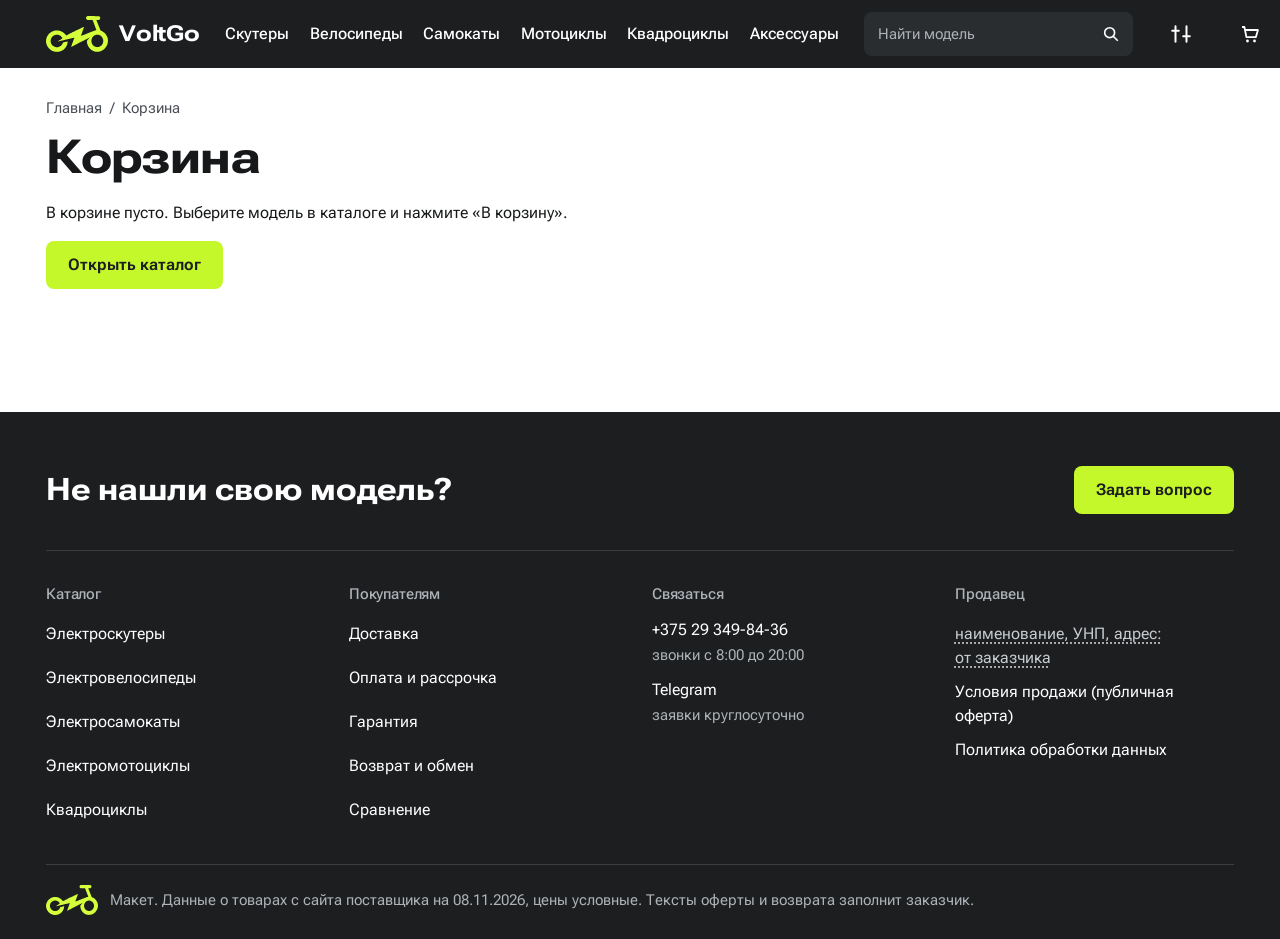
<file: volt-market/a/korzina.html>
<!doctype html>
<html lang="ru">
<head>
<meta charset="utf-8">
<meta name="viewport" content="width=device-width, initial-scale=1, viewport-fit=cover">
<title>Корзина и оформление заказа: VoltGo (макет А)</title>
<meta name="description" content="Электроскутеры, электровелосипеды, электросамокаты, электромотоциклы и квадроциклы с доставкой по Беларуси. Макет направления А.">
<meta name="robots" content="noindex">
<meta name="theme-color" content="#1C1E20">
<link rel="icon" href="../shared/favicon.svg" type="image/svg+xml">
<link rel="stylesheet" href="../shared/fonts/fonts.css">
<link rel="stylesheet" href="../shared/base.css">
<link rel="stylesheet" href="a.css">
</head>
<body data-v="a">
<svg width="0" height="0" style="position:absolute" aria-hidden="true"><defs>
 <g id="mk"><path fill="currentColor" fill-rule="evenodd" d="M47.56 167.61C46.74 167.55 45.22 167.41 44.18 167.31C43.15 167.21 42.1 167.12 41.86 167.12C41.61 167.12 41.11 166.97 40.74 166.77C40.37 166.57 39.75 166.37 39.38 166.32C39 166.27 37.67 165.91 36.44 165.5C35.2 165.1 33.95 164.73 33.67 164.69C33.38 164.64 32.89 164.44 32.58 164.25C32.27 164.05 31.73 163.8 31.39 163.7C31.04 163.6 30.38 163.29 29.91 163.02C29.44 162.74 28.81 162.42 28.5 162.29C28.19 162.17 27.52 161.81 27 161.49C26.48 161.17 25.81 160.78 25.5 160.63C23.46 159.58 18.99 156.25 16.81 154.15C15.99 153.35 13.35 150.5 12.57 149.56C12.11 149.01 11.39 148.16 10.98 147.67C10.26 146.83 9.82 146.23 8.74 144.61C7.84 143.27 7.02 141.92 6.59 141.06C5.49 138.86 5.32 138.54 5.1 138.26C4.98 138.1 4.78 137.66 4.68 137.29C4.57 136.92 4.21 136.04 3.88 135.34C3.18 133.83 2.78 132.71 2.61 131.75C2.54 131.37 2.32 130.81 2.13 130.5C1.89 130.13 1.74 129.68 1.69 129.19C1.64 128.78 1.44 127.82 1.24 127.06C1.05 126.31 0.83 125.21 0.76 124.62C0.69 124.04 0.61 123.28 0.57 122.94C0.53 122.59 0.41 121.61 0.31 120.75C0.02 118.3 -0.06 115.9 0.11 114.66C0.18 114.06 0.34 112.66 0.44 111.56C0.67 109.25 0.95 107.5 1.21 106.88C1.31 106.64 1.5 105.91 1.64 105.25C1.78 104.6 2.03 103.75 2.19 103.37C2.35 103 2.57 102.32 2.69 101.87C2.8 101.43 3.09 100.63 3.32 100.11C3.56 99.58 3.75 99.08 3.75 98.99C3.75 98.9 3.9 98.61 4.08 98.34C4.27 98.08 4.54 97.57 4.69 97.21C5.44 95.44 5.94 94.41 6.52 93.41C6.87 92.81 7.31 92 7.5 91.62C7.69 91.25 7.97 90.83 8.12 90.69C8.28 90.55 8.54 90.18 8.71 89.88C8.87 89.57 9.25 89 9.54 88.61C9.83 88.22 10.34 87.53 10.69 87.06C11.93 85.37 16.56 80.51 17.7 79.69C17.99 79.48 19.03 78.7 20.02 77.94C21 77.19 22.35 76.23 23 75.82C23.65 75.41 24.34 74.92 24.53 74.74C24.72 74.55 25.09 74.33 25.34 74.24C25.6 74.16 25.98 73.97 26.19 73.81C26.56 73.54 29.77 71.88 29.93 71.88C29.98 71.88 30.62 71.62 31.35 71.3C32.09 70.98 33.67 70.39 34.88 69.99C36.08 69.59 37.54 69.09 38.12 68.88C38.71 68.67 39.33 68.5 39.5 68.5C39.67 68.5 40.35 68.38 41 68.24C41.65 68.1 42.67 67.87 43.25 67.75C45.38 67.28 51.56 67.1 56.12 67.38C58.25 67.51 58.79 67.59 60.75 68.13C61.27 68.27 62.26 68.43 62.96 68.48C64.14 68.58 64.27 68.61 64.68 68.97C64.93 69.19 65.32 69.4 65.59 69.44C66.76 69.62 67.81 69.94 69.42 70.58C70.38 70.96 71.41 71.35 71.72 71.44C72.02 71.53 72.37 71.69 72.48 71.79C72.59 71.89 73.45 72.37 74.38 72.85C75.3 73.32 76.28 73.86 76.55 74.05C76.82 74.23 77.11 74.38 77.19 74.38C77.35 74.37 77.57 74.51 81 76.79C84.23 78.94 88.95 83.19 90.82 85.64C91.15 86.08 91.69 86.75 92 87.12C92.61 87.85 93.22 88.66 93.91 89.65C94.64 90.72 95.67 90.89 96.74 90.12C97.02 89.91 97.73 89.52 98.33 89.25C98.92 88.98 99.75 88.51 100.18 88.2C100.6 87.9 101.29 87.48 101.7 87.28C102.1 87.07 102.97 86.61 103.62 86.26C105.47 85.25 107.61 84.12 108.44 83.72C108.85 83.52 109.36 83.22 109.56 83.07C109.77 82.91 110.36 82.58 110.88 82.33C111.39 82.08 112.21 81.67 112.69 81.41C113.17 81.15 113.76 80.85 114 80.74C114.24 80.63 115.45 80.02 116.69 79.38C117.92 78.74 119.53 77.92 120.25 77.55C121.5 76.91 124.18 75.58 126.06 74.67C126.54 74.43 127.22 74.1 127.56 73.92C128.75 73.3 133.19 71.09 134.31 70.56C134.93 70.27 136 69.77 136.69 69.45C137.38 69.13 138.25 68.7 138.64 68.5C139.03 68.29 139.73 67.98 140.2 67.8C140.67 67.63 141.39 67.3 141.81 67.07C142.22 66.84 142.85 66.56 143.21 66.44C143.57 66.33 144.1 66.07 144.4 65.87C144.7 65.67 145.22 65.41 145.56 65.3C145.91 65.18 146.64 64.85 147.19 64.55C147.74 64.26 148.49 63.9 148.86 63.75C149.74 63.41 152.35 62.15 152.75 61.87C152.92 61.76 153.29 61.59 153.56 61.5C153.84 61.42 154.24 61.24 154.46 61.12C154.68 60.99 155.61 60.55 156.53 60.13C157.44 59.71 158.5 59.21 158.88 59.01C159.25 58.81 159.78 58.58 160.05 58.5C160.32 58.41 160.8 58.18 161.11 57.98C161.42 57.79 161.75 57.62 161.84 57.62C161.94 57.62 162.79 57.26 163.73 56.81C164.68 56.37 165.5 56 165.56 56C165.62 56 166.74 55.47 168.05 54.83C172.61 52.58 174.07 51.9 175.05 51.58C175.6 51.39 176.22 51.09 176.46 50.87C177.24 50.18 178.24 50.56 177.89 51.41C177.79 51.63 177.64 52.17 177.54 52.6C177.45 53.04 177.24 53.66 177.07 53.98C176.91 54.3 176.69 55.01 176.57 55.56C176.46 56.1 176.2 56.85 175.99 57.22C175.79 57.58 175.48 58.37 175.32 58.97C175.15 59.57 174.85 60.51 174.64 61.06C174.1 62.49 173.51 64.3 173.25 65.29C173.12 65.75 172.96 66.2 172.89 66.29C172.82 66.37 172.67 66.83 172.55 67.31C172.43 67.79 172.18 68.53 171.99 68.96C171.63 69.76 170.5 73.27 170.5 73.58C170.5 73.67 170.33 74.07 170.12 74.46C169.92 74.84 169.75 75.31 169.75 75.5C169.75 75.9 169.35 77.11 169.08 77.52C168.97 77.68 168.75 78.34 168.57 78.98C168.4 79.63 168.16 80.3 168.05 80.48C167.93 80.66 167.57 81.59 167.24 82.56C166.46 84.88 165.58 87.3 165.26 88.02C165.12 88.34 164.94 88.9 164.87 89.26C164.8 89.62 164.61 90.23 164.44 90.6C164.03 91.5 164.03 92.05 164.44 92.32C164.79 92.56 165.1 92.51 166.09 92.05C166.46 91.89 167.1 91.63 167.53 91.49C167.95 91.35 168.46 91.15 168.66 91.04C168.86 90.94 169.62 90.64 170.35 90.38C173.33 89.31 174.13 89 174.58 88.77C174.85 88.64 175.36 88.47 175.73 88.39C176.1 88.31 176.57 88.13 176.76 87.99C176.96 87.85 177.47 87.63 177.9 87.5C178.34 87.37 179.8 86.84 181.16 86.32C182.52 85.8 183.71 85.38 183.79 85.38C183.88 85.37 184.21 85.21 184.52 85C184.83 84.79 185.36 84.57 185.7 84.51C186.25 84.4 188.49 83.57 190.04 82.89C190.37 82.75 190.99 82.54 191.41 82.43C191.84 82.32 192.36 82.09 192.58 81.93C192.8 81.77 193.25 81.57 193.58 81.5C193.91 81.42 194.61 81.17 195.12 80.94C195.64 80.71 196.4 80.42 196.81 80.31C197.22 80.19 197.87 79.94 198.25 79.75C198.63 79.56 199.24 79.31 199.62 79.2C199.99 79.09 200.42 78.91 200.58 78.81C200.75 78.7 201.31 78.46 201.84 78.26C202.38 78.07 203.68 77.56 204.75 77.13C205.82 76.7 207.05 76.22 207.5 76.06C209.23 75.45 210.03 75.14 210.32 74.94C210.49 74.83 211.06 74.58 211.59 74.39C212.13 74.19 213.15 73.76 213.88 73.44C216.12 72.43 216.91 72.11 217.69 71.88C218.11 71.75 218.75 71.5 219.12 71.32C219.89 70.92 223.12 69.7 223.72 69.57C223.94 69.52 224.35 69.29 224.62 69.06C224.99 68.76 225.3 68.62 225.78 68.56C226.14 68.51 226.94 68.29 227.56 68.07C228.18 67.84 229.5 67.51 230.49 67.32C231.49 67.13 232.45 66.9 232.64 66.8C232.83 66.71 233.58 66.57 234.31 66.51C236.19 66.35 236.58 66 236.05 64.98C235.94 64.76 235.57 63.74 235.23 62.71C234.89 61.67 234.5 60.63 234.38 60.38C234.25 60.14 234.07 59.65 233.97 59.31C233.86 58.96 233.61 58.34 233.4 57.93C233.2 57.52 232.91 56.81 232.77 56.35C232.63 55.9 232.37 55.24 232.2 54.9C232.03 54.56 231.8 53.91 231.7 53.45C231.59 52.99 231.38 52.38 231.23 52.09C231.08 51.8 230.7 50.8 230.37 49.88C230.05 48.95 229.42 47.23 228.97 46.06C228.51 44.89 228.08 43.69 228 43.39C227.92 43.09 227.66 42.48 227.43 42.04C227.19 41.59 227 41.15 227 41.05C227 40.95 226.75 40.24 226.45 39.46C226.15 38.69 225.81 37.78 225.71 37.43C225.61 37.08 225.4 36.55 225.25 36.25C225.1 35.95 224.87 35.36 224.75 34.95C224.48 34.03 223.39 31.26 223.03 30.56C222.89 30.28 222.68 29.69 222.56 29.25C222.45 28.81 222.25 28.25 222.13 28.01C222 27.76 221.7 27.03 221.45 26.37C221.2 25.72 220.83 24.77 220.62 24.25C220.42 23.73 220.03 22.67 219.77 21.88C219.08 19.83 218.6 18.74 218.31 18.56C218.12 18.44 216.59 18.38 212.06 18.33C194.26 18.11 195.04 18.13 194 17.78C191.82 17.05 190.28 15.9 189.01 14.07C188.17 12.85 187.94 12.31 187.68 10.94C187.27 8.77 187.68 6.2 188.68 4.62C188.92 4.25 189.25 3.67 189.43 3.35C189.6 3.03 189.89 2.66 190.07 2.54C190.25 2.41 190.68 2.07 191.03 1.78C191.38 1.49 191.74 1.25 191.81 1.25C191.89 1.25 192.22 1.07 192.55 0.86C193 0.56 193.44 0.41 194.47 0.23C195.76 -0.01 196.29 -0.01 207.19 0.05C213.44 0.09 224.5 0.15 231.75 0.19C246.96 0.27 247.22 0.28 248.88 1.16C249.39 1.44 249.95 1.79 250.12 1.94C250.3 2.1 250.62 2.31 250.84 2.42C251.06 2.54 251.4 2.83 251.59 3.08C251.78 3.33 252.14 3.77 252.39 4.05C253.76 5.6 254.36 8.52 253.85 11.19C253.38 13.61 251.72 16 249.84 16.94C249.35 17.18 248.76 17.53 248.53 17.7C247.91 18.18 247.06 18.26 241.88 18.32C236.83 18.39 236.62 18.42 236.62 19.04C236.62 19.36 237.98 23.11 238.38 23.88C238.52 24.15 238.78 24.78 238.96 25.28C239.13 25.78 239.53 26.72 239.83 27.36C240.13 28.01 240.44 28.77 240.51 29.05C240.59 29.33 240.84 30 241.07 30.54C241.31 31.07 241.5 31.58 241.5 31.67C241.5 31.76 241.66 32.17 241.87 32.57C242.07 32.98 242.43 33.85 242.68 34.5C242.93 35.15 243.31 36.14 243.52 36.69C244.08 38.15 244.87 40.34 245.08 41.06C245.18 41.41 245.46 41.97 245.69 42.31C245.92 42.66 246.17 43.21 246.25 43.54C246.32 43.87 246.55 44.51 246.75 44.96C246.96 45.41 247.24 46.18 247.39 46.67C247.53 47.16 247.81 47.87 248 48.25C248.19 48.63 248.38 49.16 248.43 49.44C248.48 49.71 248.68 50.22 248.87 50.56C249.07 50.91 249.26 51.38 249.31 51.61C249.36 51.84 249.64 52.57 249.94 53.23C250.23 53.9 250.53 54.64 250.6 54.88C250.75 55.43 251.68 57.78 252 58.44C252.13 58.71 252.49 59.67 252.79 60.56C253.09 61.46 253.58 62.71 253.86 63.34C254.15 63.98 254.46 64.91 254.55 65.41C254.86 67.22 255.76 68.16 257.44 68.44C258.1 68.55 261.86 70.14 262.53 70.6C262.82 70.8 263.34 71.05 263.67 71.17C264.01 71.28 264.52 71.6 264.82 71.87C265.12 72.15 265.42 72.37 265.49 72.38C265.56 72.38 266.1 72.7 266.7 73.09C267.29 73.49 268.2 74.08 268.73 74.42C269.25 74.75 269.99 75.28 270.37 75.61C270.75 75.94 271.43 76.48 271.88 76.81C273.39 77.94 278.01 82.77 279.91 85.2C280.41 85.85 282.25 88.56 282.61 89.17C282.72 89.37 283 89.81 283.22 90.16C283.44 90.5 283.84 91.21 284.11 91.73C285.23 93.94 286.65 96.91 286.82 97.39C286.92 97.68 287.11 98.08 287.24 98.3C287.37 98.51 287.53 98.98 287.61 99.35C287.69 99.71 287.89 100.28 288.05 100.61C288.22 100.94 288.45 101.68 288.57 102.26C288.69 102.84 288.91 103.71 289.07 104.19C289.22 104.67 289.45 105.68 289.56 106.44C289.68 107.19 289.88 108.46 290.02 109.25C290.69 113.09 290.6 119.93 289.87 122.12C289.74 122.5 289.57 123.35 289.5 124C289.43 124.65 289.17 126.02 288.93 127.03C288.69 128.05 288.5 129.03 288.5 129.22C288.5 129.41 288.34 129.9 288.14 130.31C287.94 130.73 287.74 131.25 287.69 131.49C287.64 131.72 287.41 132.37 287.19 132.93C286.97 133.48 286.69 134.25 286.56 134.62C286.37 135.22 285.7 136.66 285.03 137.94C284.92 138.14 284.69 138.59 284.52 138.94C284.35 139.28 284.06 139.79 283.87 140.06C283.69 140.34 283.39 140.84 283.22 141.19C283.04 141.53 282.72 142.04 282.5 142.31C282.28 142.59 281.96 143.09 281.78 143.44C281.61 143.78 281.33 144.23 281.16 144.42C281 144.62 280.69 145.12 280.49 145.52C280.29 145.92 280.07 146.25 280 146.25C279.94 146.25 279.71 146.52 279.49 146.84C279.27 147.17 279.03 147.49 278.95 147.56C278.87 147.63 278.62 147.94 278.38 148.25C277.12 149.91 273.23 153.98 272.04 154.89C270.61 155.97 269.3 157.04 268.69 157.62C268.34 157.94 267.89 158.31 267.69 158.43C267.21 158.72 265.36 159.93 264.66 160.4C264.37 160.6 263.86 160.88 263.53 161.02C263.21 161.17 262.69 161.45 262.4 161.66C262.1 161.86 261.51 162.16 261.09 162.33C260.67 162.49 260.21 162.73 260.07 162.86C259.72 163.18 259.37 163.35 258.46 163.65C258.04 163.79 257.28 164.12 256.78 164.39C256.27 164.66 255.7 164.88 255.51 164.88C255.32 164.88 254.27 165.16 253.17 165.51C252.08 165.86 250.68 166.21 250.05 166.3C249.39 166.39 248.74 166.56 248.49 166.71C247.03 167.57 233.98 167.72 232.44 166.89C232.16 166.74 231.79 166.62 231.61 166.62C231.01 166.62 228.84 166.13 227.5 165.7C226.78 165.46 225.94 165.23 225.65 165.18C225.15 165.11 223.83 164.57 222.75 164.01C222.51 163.88 222.02 163.69 221.66 163.57C221.3 163.45 220.8 163.21 220.54 163.04C220.28 162.86 219.66 162.53 219.17 162.31C218.68 162.09 218.24 161.84 218.19 161.75C218.14 161.67 217.72 161.43 217.27 161.23C216.24 160.77 214.53 159.67 213.34 158.72C212.84 158.32 212.07 157.73 211.62 157.41C211.18 157.1 210.56 156.6 210.25 156.31C209.94 156.02 209.51 155.68 209.3 155.56C209.08 155.44 208.81 155.18 208.69 154.97C208.57 154.77 208.31 154.5 208.1 154.38C207.51 154.02 203.98 150.05 202.56 148.15C202.23 147.71 201.69 147.06 201.36 146.69C201.02 146.32 200.66 145.78 200.56 145.48C200.45 145.18 200.2 144.77 200.01 144.56C199.81 144.36 199.53 143.93 199.37 143.62C199.22 143.32 199 142.92 198.88 142.75C198.68 142.47 198.1 141.39 196.94 139.19C196.72 138.78 196.42 138.24 196.27 138C196.12 137.76 196 137.45 196 137.31C196 137.17 195.8 136.64 195.55 136.12C195.3 135.61 194.97 134.77 194.81 134.25C194.66 133.73 194.39 132.97 194.22 132.56C194.04 132.15 193.84 131.52 193.77 131.17C193.69 130.81 193.44 129.88 193.2 129.1C192.97 128.32 192.71 127.12 192.63 126.44C192.55 125.75 192.34 124.6 192.17 123.88C191.92 122.82 191.84 122 191.74 119.64C191.62 116.76 191.62 116.71 191.89 116.2C192.04 115.92 192.3 115.41 192.47 115.06C192.64 114.72 192.94 114.27 193.13 114.06C193.32 113.86 193.68 113.36 193.92 112.95C194.16 112.54 194.94 111.48 195.65 110.58C196.36 109.68 197.29 108.5 197.73 107.94C198.64 106.79 198.93 106.49 201.99 103.44C203.89 101.55 204.26 101.13 204.25 100.83C204.25 100.48 204.24 100.47 203.7 100.53C203.34 100.57 202.65 100.87 201.73 101.37C200.95 101.81 199.92 102.37 199.44 102.62C198.96 102.87 198.17 103.31 197.68 103.59C196.5 104.27 191.86 106.62 191.69 106.62C191.61 106.63 191.36 106.77 191.12 106.94C190.89 107.11 188.92 108.15 186.75 109.24C184.59 110.33 182.25 111.52 181.56 111.88C180.88 112.24 179.81 112.8 179.19 113.12C178.57 113.44 177.89 113.79 177.69 113.9C177.48 114.02 176.47 114.53 175.44 115.04C174.4 115.55 172.74 116.41 171.75 116.94C170.75 117.47 169.72 117.98 169.45 118.08C169.18 118.18 168.77 118.4 168.54 118.57C168.31 118.74 167.91 118.96 167.64 119.06C167.38 119.15 166.46 119.61 165.61 120.09C164.76 120.56 163.81 121.05 163.5 121.19C163.19 121.32 162.71 121.58 162.44 121.77C162.16 121.96 161.65 122.21 161.31 122.31C160.96 122.41 160.54 122.64 160.38 122.81C160.22 122.98 159.8 123.21 159.45 123.33C159.1 123.44 158.33 123.81 157.73 124.14C157.14 124.48 156.27 124.93 155.8 125.15C155.32 125.37 154.74 125.67 154.5 125.83C154.26 125.99 153.82 126.2 153.53 126.3C153.24 126.41 152.81 126.63 152.59 126.8C152.37 126.97 151.87 127.23 151.47 127.37C151.08 127.52 150.72 127.69 150.69 127.75C150.65 127.81 149.82 128.26 148.85 128.75C147.88 129.23 146.94 129.74 146.75 129.87C146.57 130 146.11 130.23 145.74 130.38C145.37 130.52 144.92 130.78 144.75 130.94C144.58 131.11 144.18 131.33 143.88 131.44C143.57 131.54 143.09 131.76 142.82 131.92C142.54 132.08 141.13 132.82 139.69 133.57C138.24 134.31 136.81 135.08 136.51 135.27C136.2 135.47 135.89 135.62 135.81 135.62C135.73 135.62 135.28 135.86 134.8 136.15C134.33 136.44 133.55 136.83 133.07 137.03C132.59 137.23 132.02 137.52 131.8 137.69C131.58 137.86 131.03 138.13 130.57 138.3C130.12 138.47 129.5 138.79 129.19 139C128.88 139.21 128.28 139.52 127.85 139.68C127.41 139.85 125.82 140.64 124.31 141.44C122.8 142.25 121.36 142.98 121.12 143.06C120.87 143.15 120.36 143.38 119.99 143.57C118.98 144.08 118.63 144.16 118.29 143.93C117.88 143.67 117.92 143.33 118.56 141.65C118.87 140.85 119.26 139.68 119.44 139.06C119.62 138.44 119.88 137.68 120.03 137.38C120.17 137.07 120.47 136.22 120.69 135.5C120.92 134.78 121.28 133.77 121.5 133.25C121.71 132.73 121.95 132 122.02 131.62C122.09 131.25 122.23 130.81 122.33 130.65C122.43 130.5 122.67 129.91 122.87 129.34C123.7 126.93 124.03 126.01 124.37 125.19C124.57 124.71 124.82 123.92 124.93 123.45C125.04 122.97 125.18 122.52 125.24 122.45C125.39 122.26 126.3 119.86 126.56 118.94C126.68 118.53 126.94 117.81 127.14 117.35C127.34 116.9 127.59 116.17 127.7 115.74C127.81 115.31 128.03 114.75 128.2 114.51C128.36 114.26 128.58 113.65 128.68 113.15C128.79 112.66 129.01 111.97 129.18 111.63C129.35 111.3 129.6 110.63 129.74 110.14C129.87 109.66 130.12 108.94 130.3 108.54C130.47 108.14 130.68 107.56 130.76 107.25C130.83 106.94 131 106.58 131.12 106.44C131.44 106.07 131.49 105.96 131.63 105.23C131.7 104.87 131.98 104.02 132.25 103.36C132.77 102.08 132.83 101.76 132.62 101.37C132.37 100.89 132.09 100.86 130.99 101.19C130.42 101.36 129.78 101.5 129.57 101.5C129.36 101.5 128.94 101.62 128.63 101.76C128.33 101.89 127.71 102.06 127.26 102.12C126.81 102.19 125.59 102.49 124.54 102.8C123.5 103.1 122.32 103.39 121.92 103.44C121.46 103.49 121.02 103.64 120.72 103.84C120.37 104.08 120 104.18 119.22 104.26C118.65 104.32 117.48 104.57 116.63 104.81C115.77 105.05 114.58 105.34 114 105.45C113.42 105.56 112.77 105.74 112.57 105.84C112.36 105.95 111.44 106.16 110.5 106.32C109.57 106.48 108.4 106.76 107.89 106.94C107.39 107.11 106.52 107.32 105.96 107.39C105.23 107.48 104.81 107.6 104.5 107.82C104.2 108.02 103.74 108.16 103.06 108.26C102.51 108.33 101.22 108.61 100.19 108.87C99.16 109.13 98 109.38 97.63 109.43C97.25 109.48 96.76 109.63 96.54 109.76C96.3 109.91 95.75 110.05 95.16 110.12C94.06 110.25 92.85 110.51 91.63 110.88C91.18 111.02 90.43 111.19 89.94 111.25C89.46 111.32 88.78 111.51 88.44 111.67C88.09 111.84 87.14 112.1 86.31 112.25C85.49 112.4 84.19 112.68 83.44 112.88C82.68 113.07 81.78 113.27 81.44 113.32C81.09 113.36 80.25 113.56 79.56 113.76C78.88 113.95 77.69 114.22 76.94 114.36C76.18 114.5 75.31 114.7 75 114.81C74.69 114.93 73.66 115.15 72.7 115.32C71.75 115.48 70.63 115.73 70.2 115.87C69.45 116.11 67.04 116.67 65.83 116.88C65.49 116.94 64.96 117.07 64.64 117.18C64.32 117.28 63.78 117.4 63.44 117.44C63.09 117.49 61.83 117.75 60.62 118.02C59.42 118.29 58.14 118.57 57.77 118.64C57.4 118.71 56.87 118.88 56.6 119.03C56.21 119.23 56.02 119.26 55.77 119.17C55.28 119 55.28 118.66 55.77 118.41C56 118.29 56.35 118.01 56.56 117.8C56.77 117.58 57.21 117.29 57.55 117.14C57.89 116.99 58.43 116.64 58.74 116.36C59.48 115.71 60.3 115.09 60.98 114.65C61.28 114.47 61.95 114.03 62.48 113.68C63.01 113.33 63.62 112.94 63.84 112.83C64.06 112.71 64.45 112.44 64.69 112.23C64.94 112.01 65.42 111.66 65.75 111.45C66.09 111.24 66.86 110.72 67.46 110.3C68.07 109.89 69.38 109 70.38 108.32C71.37 107.65 72.36 106.95 72.56 106.75C72.77 106.56 73.12 106.31 73.34 106.2C73.56 106.09 73.8 105.89 73.87 105.77C73.93 105.64 74.31 105.38 74.71 105.19C75.62 104.76 76.33 104.21 76.58 103.72C76.91 103.07 76.72 102.47 75.58 100.62C74.19 98.34 73.53 97.5 72.13 96.21C71.89 95.99 71.34 95.46 70.91 95.03C70.47 94.6 69.79 94.01 69.4 93.72C69.01 93.43 68.37 92.93 67.97 92.6C67.58 92.28 66.87 91.8 66.41 91.55C65.94 91.29 65.39 90.96 65.19 90.8C64.77 90.5 62.37 89.33 61.88 89.18C61.7 89.13 61.22 88.93 60.81 88.74C60.35 88.52 59.56 88.31 58.75 88.18C57.88 88.04 57.25 87.86 56.88 87.65C56.37 87.36 56.15 87.33 53.88 87.22C51.27 87.1 48.08 87.17 46.75 87.38C46.3 87.45 45.15 87.73 44.19 88C43.23 88.27 42.1 88.55 41.7 88.62C41.29 88.69 40.87 88.82 40.76 88.91C40.49 89.14 38.32 90.2 37.67 90.43C37.39 90.52 36.91 90.79 36.6 91.03C36.3 91.26 35.77 91.57 35.43 91.72C35.09 91.86 34.51 92.24 34.14 92.56C33.77 92.87 33.35 93.19 33.21 93.27C32.34 93.73 29.75 96.35 28.21 98.33C27.2 99.63 25.51 102.39 24.74 104C24.53 104.45 24.11 105.32 23.8 105.94C23 107.57 22.2 111 21.86 114.27C21.64 116.44 21.85 119.96 22.33 122C22.44 122.45 22.6 123.18 22.69 123.62C23.09 125.51 25.54 131.14 26.37 132.06C26.49 132.2 26.74 132.57 26.93 132.9C27.7 134.24 31.1 137.98 31.95 138.42C32.17 138.53 32.46 138.82 32.61 139.06C32.75 139.31 33.05 139.61 33.26 139.72C33.48 139.84 33.92 140.14 34.23 140.38C35.39 141.27 38.83 143.13 39.87 143.44C40.04 143.49 40.39 143.67 40.64 143.83C40.88 144 41.43 144.19 41.85 144.26C42.28 144.32 43.06 144.54 43.59 144.74C45.47 145.43 46.61 145.55 51.19 145.55C53.94 145.55 55.56 145.5 56.06 145.4C59.42 144.72 63.52 143.33 64.62 142.5C64.87 142.31 65.6 141.87 66.25 141.51C66.9 141.14 67.69 140.64 67.99 140.39C68.3 140.14 68.78 139.77 69.07 139.56C71.1 138.11 73.54 135.57 74.87 133.52C75.21 132.99 75.72 132.24 75.99 131.84C76.5 131.12 77.25 129.53 78.56 126.38C79.52 124.08 79.9 123.73 81.68 123.5C82.19 123.44 82.96 123.24 83.38 123.07C83.8 122.9 84.71 122.64 85.4 122.49C86.09 122.35 87.23 122.05 87.92 121.82C88.62 121.6 89.46 121.37 89.79 121.32C90.12 121.27 90.63 121.15 90.92 121.05C91.2 120.94 92.14 120.7 93 120.49C93.86 120.29 94.96 120.02 95.44 119.88C96.33 119.63 96.89 119.48 99.35 118.87C100.96 118.47 101.27 118.51 101.48 119.12C101.67 119.66 101.53 121.75 101.25 122.69C101.12 123.1 100.96 124 100.87 124.69C100.79 125.38 100.64 126.5 100.54 127.19C100.44 127.88 100.31 128.75 100.26 129.12C100.21 129.5 100.08 129.98 99.98 130.19C99.87 130.39 99.71 130.9 99.62 131.31C99.54 131.72 99.34 132.32 99.18 132.64C99.02 132.95 98.77 133.68 98.63 134.24C98.48 134.81 98.2 135.62 98.01 136.04C97.81 136.47 97.61 137.06 97.56 137.36C97.5 137.72 97.34 138.05 97.06 138.34C96.8 138.61 96.59 139.01 96.5 139.38C96.42 139.71 96.21 140.17 96.04 140.4C95.87 140.62 95.54 141.18 95.3 141.62C95.06 142.07 94.47 143.06 93.99 143.81C93.51 144.57 93.02 145.35 92.9 145.55C92.21 146.74 90.36 149.14 89.38 150.14C89 150.52 88.04 151.53 87.25 152.38C86.46 153.22 85.67 154.03 85.5 154.18C85.33 154.32 84.93 154.7 84.62 155.02C83.81 155.86 80.19 158.51 78.07 159.81C77.06 160.43 75.8 161.21 75.27 161.55C74.75 161.88 74.01 162.26 73.65 162.39C73.28 162.52 72.79 162.78 72.56 162.99C72.33 163.19 71.96 163.39 71.73 163.44C71.5 163.49 70.81 163.74 70.19 164.01C69.57 164.27 68.73 164.58 68.33 164.69C67.93 164.81 67.28 165.04 66.89 165.21C65.6 165.79 64.2 166.23 63.44 166.3C63.03 166.34 62.38 166.45 62 166.56C59.43 167.26 59.13 167.31 55.19 167.62C53.57 167.75 49.48 167.74 47.56 167.61Z M243.06 145.24C243.68 145.17 244.63 145 245.16 144.87C245.69 144.73 246.67 144.54 247.33 144.44C247.99 144.34 248.67 144.17 248.84 144.06C249.01 143.95 249.43 143.77 249.77 143.67C250.74 143.38 253.97 141.74 254.86 141.09C255.29 140.76 255.7 140.5 255.76 140.5C255.83 140.5 256.45 140 257.16 139.38C257.86 138.76 258.79 137.96 259.22 137.6C259.65 137.23 260.31 136.57 260.69 136.12C262.34 134.17 263.25 133 263.51 132.49C263.66 132.18 263.95 131.74 264.14 131.5C264.34 131.26 264.5 131.02 264.5 130.97C264.5 130.91 264.7 130.46 264.95 129.97C265.2 129.47 265.51 128.78 265.64 128.44C265.78 128.09 266.05 127.5 266.25 127.12C266.44 126.74 266.72 125.98 266.85 125.43C266.99 124.88 267.28 123.93 267.5 123.31C267.72 122.69 267.95 121.71 268.01 121.13C268.08 120.54 268.19 119.7 268.25 119.25C268.41 118.19 268.41 115.06 268.26 113.8C268.19 113.26 268.08 112.28 268 111.62C267.93 110.97 267.71 109.79 267.51 109C267.31 108.21 267.12 107.37 267.07 107.12C267.01 106.74 266.03 104.7 264.63 102.06C264.09 101.02 262.63 98.63 262.21 98.08C261.29 96.87 258.98 94.57 257.04 92.93C256.32 92.31 254.32 91.04 252.94 90.31C252.39 90.02 251.77 89.7 251.56 89.58C250.55 89.04 248.61 88.34 247.81 88.23C247.33 88.17 246.43 87.95 245.81 87.75C243.11 86.87 237.72 86.85 234.62 87.72C234.11 87.87 233.21 88.1 232.62 88.23C231.5 88.49 229.36 89.34 228.61 89.84C228.36 90 227.86 90.25 227.5 90.39C227.13 90.53 226.53 90.86 226.15 91.13C225.77 91.4 225.39 91.62 225.3 91.62C225.21 91.62 224.94 91.82 224.69 92.07C224.45 92.31 223.76 92.92 223.16 93.42C221.4 94.88 218.38 98.25 217.81 99.38C217.69 99.62 217.44 100.01 217.25 100.25C216.95 100.64 216.47 101.57 214.94 104.81C214.27 106.2 213.42 109.19 213.06 111.38C212.78 113.1 212.68 116.89 212.86 119.29C213.04 121.72 213.28 123.02 213.75 124.19C213.95 124.67 214.2 125.43 214.31 125.88C214.42 126.32 214.76 127.17 215.05 127.75C215.35 128.33 215.66 129.04 215.75 129.31C215.84 129.58 216.07 130.02 216.27 130.3C216.46 130.57 216.62 130.89 216.62 131C216.62 131.12 216.81 131.5 217.05 131.84C217.28 132.17 217.58 132.67 217.72 132.94C218.3 134.07 221.45 137.65 222.5 138.37C222.99 138.71 223.75 139.36 224.71 140.26C225.06 140.6 225.43 140.88 225.53 140.88C225.63 140.88 226.11 141.15 226.6 141.48C227.55 142.12 230.55 143.55 231.88 144C232.32 144.15 233.15 144.35 233.71 144.44C234.27 144.53 235.19 144.76 235.77 144.94C237.36 145.44 240.15 145.56 243.06 145.24Z"/></g>
</defs></svg>

<header class="hd">
  <a class="logo" href="index.html" aria-label="VoltGo, на главную"><svg viewBox="0 0 290.5 167.75" width="62" height="36" aria-hidden="true"><use href="#mk"/></svg><span>VoltGo</span></a>
  <nav class="hd-nav" aria-label="Категории">
    <a href="catalog.html">Скутеры</a><a href="catalog.html">Велосипеды</a><a href="catalog.html">Самокаты</a><a href="catalog.html">Мотоциклы</a><a href="catalog.html">Квадроциклы</a><a href="catalog.html">Аксессуары</a>
  </nav>
  <button class="hd-cat" type="button" aria-label="Каталог"><svg viewBox="0 0 20 20" width="20" height="20" aria-hidden="true"><path d="M3 5h14M3 10h14M3 15h14" stroke="currentColor" stroke-width="1.8" stroke-linecap="round"/></svg><span>Каталог</span></button>
  <form class="hd-search" role="search" action="catalog.html"><label class="vh" for="q">Поиск по каталогу</label><input id="q" name="q" type="search" placeholder="Найти модель"><button type="submit" aria-label="Найти"><svg viewBox="0 0 20 20" width="18" height="18" aria-hidden="true"><circle cx="8.5" cy="8.5" r="5.5" fill="none" stroke="currentColor" stroke-width="1.8"/><path d="M13 13l4 4" stroke="currentColor" stroke-width="1.8" stroke-linecap="round"/></svg></button></form>
  <a class="hd-ic" href="sravnenie.html" aria-label="Сравнение"><svg viewBox="0 0 20 20" width="22" height="22" aria-hidden="true"><path d="M5 3v14M15 3v14M2 7h6M12 12h6" fill="none" stroke="currentColor" stroke-width="1.8" stroke-linecap="round"/></svg><i data-cmp-n hidden></i></a>
  <a class="hd-ic" href="korzina.html" aria-current="page" aria-label="Корзина"><svg viewBox="0 0 22 22" width="22" height="22" aria-hidden="true"><path d="M3 4h2.4l2 10.2h9.4L19 7H6.3" fill="none" stroke="currentColor" stroke-width="1.8" stroke-linejoin="round"/><circle cx="8.5" cy="18" r="1.4" fill="currentColor"/><circle cx="15.5" cy="18" r="1.4" fill="currentColor"/></svg><i data-cart-n hidden></i></a>
</header>

<main class="pg cart" data-cart>
  <nav class="crumbs" aria-label="Хлебные крошки"><a href="index.html">Главная</a><span>/</span><span aria-current="page">Корзина</span></nav>
  <h1 data-cart-h>Корзина</h1>
  <section class="done" data-done hidden tabindex="-1" aria-live="polite">
    <h2>Заказ отправлен</h2>
    <p>Позвоним, чтобы подтвердить наличие и&nbsp;срок доставки. Оплату не&nbsp;берём, пока заказ не&nbsp;подтверждён.</p>
    <p class="mk-note">Макет: заказ никуда не&nbsp;ушёл. В&nbsp;рабочем сайте он&nbsp;придёт в&nbsp;админку и&nbsp;уведомлением в&nbsp;Telegram.</p>
    <a class="btn btn-quiet" href="catalog.html">Вернуться в&nbsp;каталог</a>
  </section>
  <div class="cart-empty-box">
    <p>В&nbsp;корзине пусто. Выберите модель в&nbsp;каталоге и&nbsp;нажмите «В&nbsp;корзину».</p>
    <a class="btn btn-main" href="catalog.html">Открыть каталог</a>
  </div>
  <div class="cart-g">
    <aside class="cart-s" aria-labelledby="cs-h">
      <h2 id="cs-h" class="cart-s-h">Ваш заказ</h2>
      <dl class="sum" data-sum></dl>
      <a class="btn btn-buy sum-to" href="#o-form">Перейти к&nbsp;оформлению</a>
    </aside>
    <section class="cart-l" aria-label="Товары в&nbsp;заказе">
      <ul class="lines" data-lines></ul>
    </section>

    <form class="order" id="o-form" data-order novalidate>
      <h2>Оформление</h2>
      <p class="order-lead">Почта не&nbsp;нужна. Заказы принимаем круглосуточно, звоним с&nbsp;8:00 до&nbsp;20:00: подтвердим наличие, срок и&nbsp;цену доставки.</p>
      <div class="order-two">
        <div class="fld"><label for="o-name">Имя</label><input id="o-name" name="name" autocomplete="name" required><p class="fld-e">Напишите, как к&nbsp;вам обращаться</p></div>
        <div class="fld"><label for="o-phone">Телефон</label><input id="o-phone" name="phone" type="tel" inputmode="tel" autocomplete="tel" placeholder="+375 29 123-45-67" required><p class="fld-e">Нужен номер, чтобы подтвердить заказ</p></div>
      </div>
      <fieldset class="opts opts-dlv" data-need="dlv"><legend>Доставка</legend>
        <label class="opt"><input type="radio" name="dlv" value="minsk"><span><b>По&nbsp;Минску</b><em>бесплатно</em><small>курьером</small></span></label>
        <label class="opt"><input type="radio" name="dlv" value="region"><span><b>Минская область</b><em>1&nbsp;руб./км</em><small>от&nbsp;Минска</small></span></label>
        <label class="opt"><input type="radio" name="dlv" value="by"><span><b>По&nbsp;Беларуси</b><em>по&nbsp;тарифу</em><small>транспортной компанией</small></span></label>
        <p class="fld-e opts-e">Выберите, куда привезти</p>
      </fieldset>
      <div class="fld" data-addr hidden><label for="o-addr">Адрес доставки</label><input id="o-addr" name="addr" autocomplete="street-address"><p class="fld-e">Укажите адрес, куда привезти</p></div>
      <fieldset class="opts"><legend>Оплата</legend>
        <label class="opt"><input type="radio" name="pay" value="cash" checked><span><b>Наличными</b><small>при получении</small></span></label>
        <label class="opt"><input type="radio" name="pay" value="invoice"><span><b>По&nbsp;счёту</b><small>для организаций и&nbsp;ИП</small></span></label>
        <label class="opt"><input type="radio" name="pay" value="split"><span><b>Рассрочка</b><small>условия пришлём</small></span></label>
        <label class="opt"><input type="radio" name="pay" value="credit"><span><b>Кредит</b><small>расчёт после заявки</small></span></label>
      </fieldset>
      <div class="fld"><label for="o-com">Комментарий <span class="opt-l">необязательно</span></label><textarea id="o-com" name="comment" rows="3"></textarea></div>
    </form>
    <div class="cart-go" data-m="hero"><!-- первый экран корзины для проверок: итог над ним, согласие и «Оформить заказ»; список товаров ниже продолжается за край окна, как и должен -->
      <label class="ck cons"><input type="checkbox" name="ok" form="o-form"><span>Согласен на&nbsp;обработку персональных данных</span></label>
      <p class="fld-e cons-e">Без согласия мы&nbsp;не&nbsp;можем принять заказ</p>
      <button class="btn btn-main order-go" type="submit" form="o-form" data-m-part="cta">Оформить заказ</button>
      <p class="offer">Нажимая «Оформить заказ», вы&nbsp;принимаете <a href="#">условия продажи</a> и&nbsp;<a href="#">политику обработки персональных данных</a>. Оплату не&nbsp;берём, пока заказ не&nbsp;подтверждён по&nbsp;телефону.</p>
    </div>
  </div>
</main>
<footer class="ft">
  <div class="ft-cta"><p>Не&nbsp;нашли свою модель?</p><a class="btn btn-main" href="#">Задать вопрос</a></div>
  <div class="ft-cols">
    <div><h3>Каталог</h3><a href="catalog.html">Электроскутеры</a><a href="catalog.html">Электровелосипеды</a><a href="catalog.html">Электросамокаты</a><a href="catalog.html">Электромотоциклы</a><a href="catalog.html">Квадроциклы</a></div>
    <div><h3>Покупателям</h3><a href="#">Доставка</a><a href="#">Оплата и&nbsp;рассрочка</a><a href="#">Гарантия</a><a href="#">Возврат и&nbsp;обмен</a><a href="sravnenie.html">Сравнение</a></div>
    <div><h3>Связаться</h3><a class="ft-2" href="tel:+375293498436"><span data-set="phone">+375 29 349-84-36</span><small>звонки с&nbsp;8:00 до&nbsp;20:00</small></a><a class="ft-2" href="#"><span>Telegram</span><small>заявки круглосуточно</small></a></div>
    <div><h3>Продавец</h3><span class="todo">наименование, УНП, адрес: от&nbsp;заказчика</span><a href="#">Условия продажи (публичная оферта)</a><a href="#">Политика обработки данных</a></div>
  </div>
  <p class="ft-low"><svg viewBox="0 0 290.5 167.75" width="52" height="30" aria-hidden="true"><use href="#mk"/></svg>Макет. Данные о&nbsp;товарах с&nbsp;сайта поставщика на&nbsp;08.11.2026, цены условные. Тексты оферты и&nbsp;возврата заполнит заказчик.</p>
</footer>

<script src="../shared/data.js"></script>
<script src="../shared/app.js"></script>
<script src="a.js"></script>
<script src="pages.js"></script>
</body>
</html>
</file>
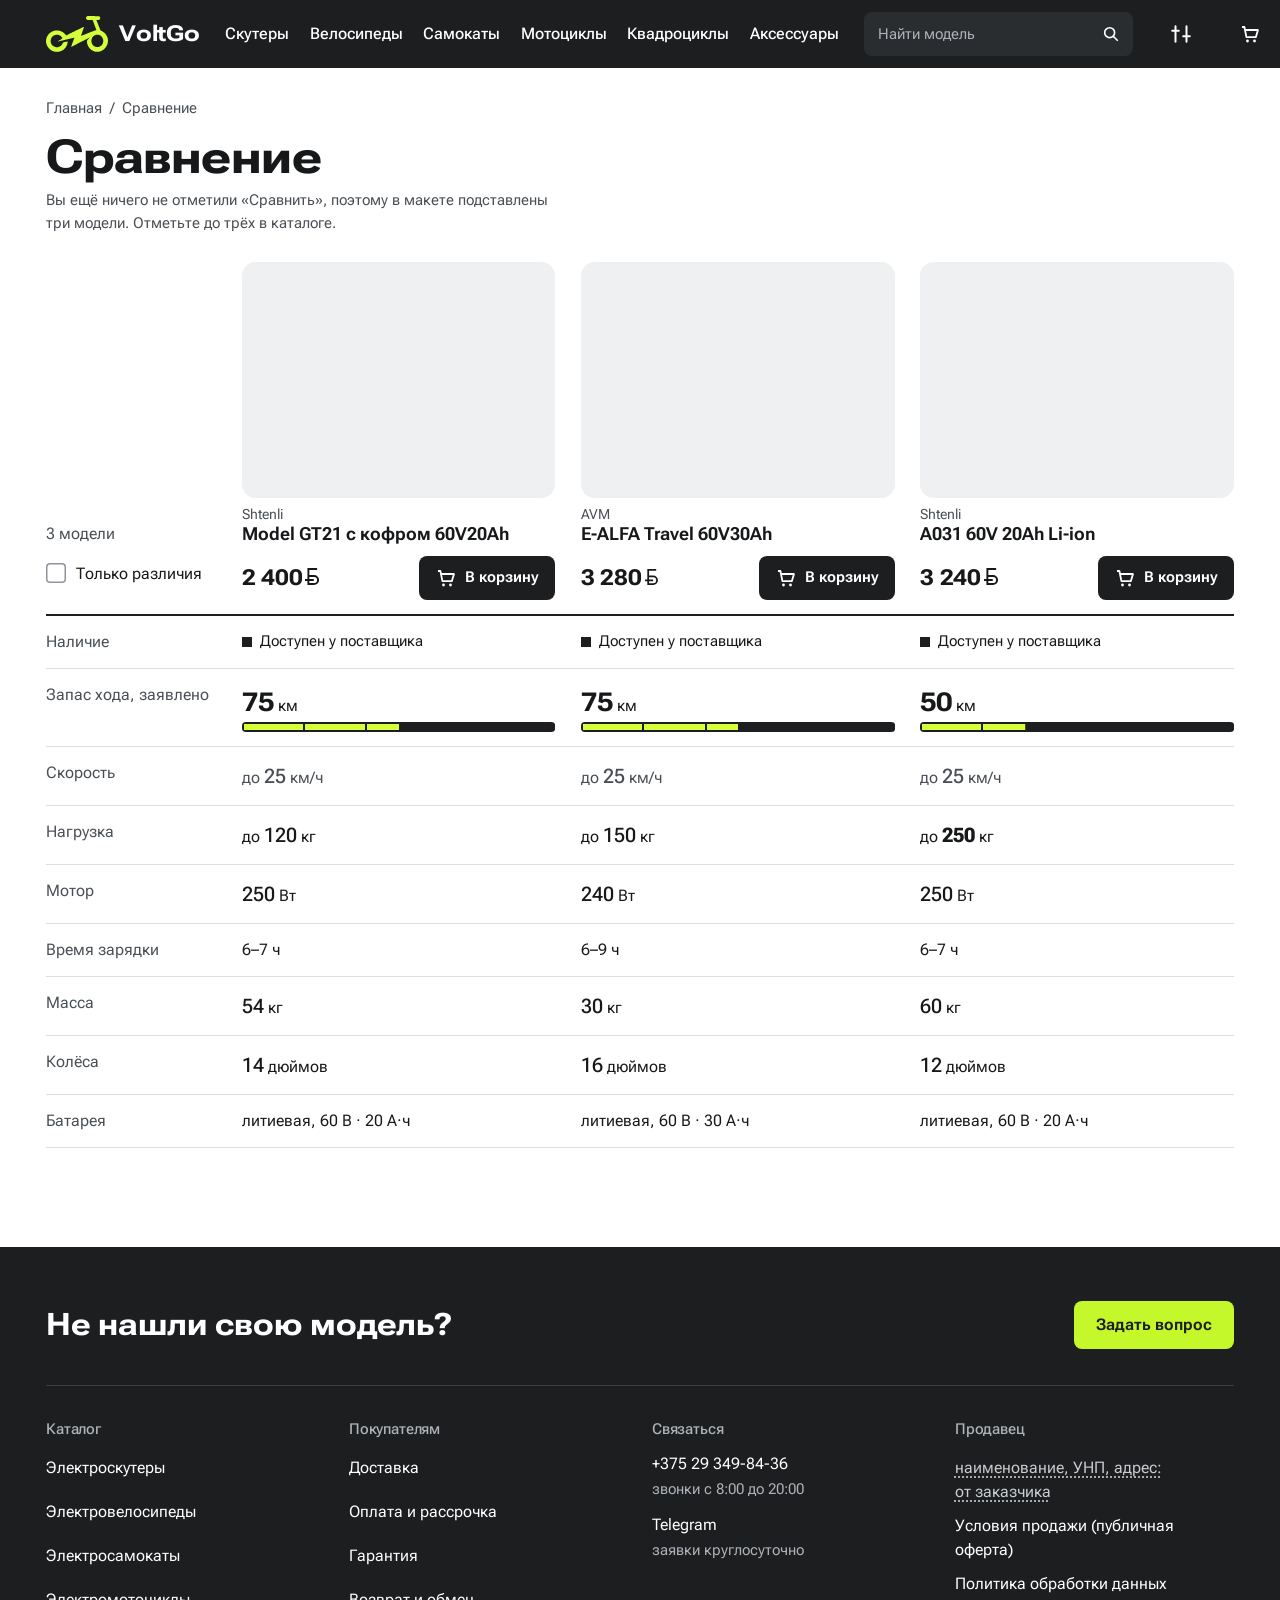
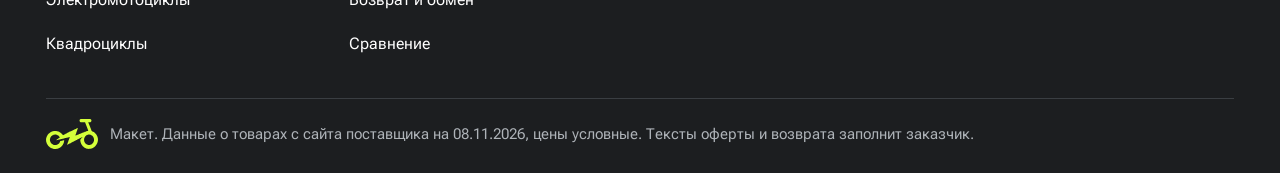
<file: volt-market/a/sravnenie.html>
<!doctype html>
<html lang="ru">
<head>
<meta charset="utf-8">
<meta name="viewport" content="width=device-width, initial-scale=1, viewport-fit=cover">
<title>Сравнение моделей: VoltGo (макет А)</title>
<meta name="description" content="Электроскутеры, электровелосипеды, электросамокаты, электромотоциклы и квадроциклы с доставкой по Беларуси. Макет направления А.">
<meta name="robots" content="noindex">
<meta name="theme-color" content="#1C1E20">
<link rel="icon" href="../shared/favicon.svg" type="image/svg+xml">
<link rel="stylesheet" href="../shared/fonts/fonts.css">
<link rel="stylesheet" href="../shared/base.css">
<link rel="stylesheet" href="a.css">
</head>
<body data-v="a">
<svg width="0" height="0" style="position:absolute" aria-hidden="true"><defs>
 <g id="mk"><path fill="currentColor" fill-rule="evenodd" d="M47.56 167.61C46.74 167.55 45.22 167.41 44.18 167.31C43.15 167.21 42.1 167.12 41.86 167.12C41.61 167.12 41.11 166.97 40.74 166.77C40.37 166.57 39.75 166.37 39.38 166.32C39 166.27 37.67 165.91 36.44 165.5C35.2 165.1 33.95 164.73 33.67 164.69C33.38 164.64 32.89 164.44 32.58 164.25C32.27 164.05 31.73 163.8 31.39 163.7C31.04 163.6 30.38 163.29 29.91 163.02C29.44 162.74 28.81 162.42 28.5 162.29C28.19 162.17 27.52 161.81 27 161.49C26.48 161.17 25.81 160.78 25.5 160.63C23.46 159.58 18.99 156.25 16.81 154.15C15.99 153.35 13.35 150.5 12.57 149.56C12.11 149.01 11.39 148.16 10.98 147.67C10.26 146.83 9.82 146.23 8.74 144.61C7.84 143.27 7.02 141.92 6.59 141.06C5.49 138.86 5.32 138.54 5.1 138.26C4.98 138.1 4.78 137.66 4.68 137.29C4.57 136.92 4.21 136.04 3.88 135.34C3.18 133.83 2.78 132.71 2.61 131.75C2.54 131.37 2.32 130.81 2.13 130.5C1.89 130.13 1.74 129.68 1.69 129.19C1.64 128.78 1.44 127.82 1.24 127.06C1.05 126.31 0.83 125.21 0.76 124.62C0.69 124.04 0.61 123.28 0.57 122.94C0.53 122.59 0.41 121.61 0.31 120.75C0.02 118.3 -0.06 115.9 0.11 114.66C0.18 114.06 0.34 112.66 0.44 111.56C0.67 109.25 0.95 107.5 1.21 106.88C1.31 106.64 1.5 105.91 1.64 105.25C1.78 104.6 2.03 103.75 2.19 103.37C2.35 103 2.57 102.32 2.69 101.87C2.8 101.43 3.09 100.63 3.32 100.11C3.56 99.58 3.75 99.08 3.75 98.99C3.75 98.9 3.9 98.61 4.08 98.34C4.27 98.08 4.54 97.57 4.69 97.21C5.44 95.44 5.94 94.41 6.52 93.41C6.87 92.81 7.31 92 7.5 91.62C7.69 91.25 7.97 90.83 8.12 90.69C8.28 90.55 8.54 90.18 8.71 89.88C8.87 89.57 9.25 89 9.54 88.61C9.83 88.22 10.34 87.53 10.69 87.06C11.93 85.37 16.56 80.51 17.7 79.69C17.99 79.48 19.03 78.7 20.02 77.94C21 77.19 22.35 76.23 23 75.82C23.65 75.41 24.34 74.92 24.53 74.74C24.72 74.55 25.09 74.33 25.34 74.24C25.6 74.16 25.98 73.97 26.19 73.81C26.56 73.54 29.77 71.88 29.93 71.88C29.98 71.88 30.62 71.62 31.35 71.3C32.09 70.98 33.67 70.39 34.88 69.99C36.08 69.59 37.54 69.09 38.12 68.88C38.71 68.67 39.33 68.5 39.5 68.5C39.67 68.5 40.35 68.38 41 68.24C41.65 68.1 42.67 67.87 43.25 67.75C45.38 67.28 51.56 67.1 56.12 67.38C58.25 67.51 58.79 67.59 60.75 68.13C61.27 68.27 62.26 68.43 62.96 68.48C64.14 68.58 64.27 68.61 64.68 68.97C64.93 69.19 65.32 69.4 65.59 69.44C66.76 69.62 67.81 69.94 69.42 70.58C70.38 70.96 71.41 71.35 71.72 71.44C72.02 71.53 72.37 71.69 72.48 71.79C72.59 71.89 73.45 72.37 74.38 72.85C75.3 73.32 76.28 73.86 76.55 74.05C76.82 74.23 77.11 74.38 77.19 74.38C77.35 74.37 77.57 74.51 81 76.79C84.23 78.94 88.95 83.19 90.82 85.64C91.15 86.08 91.69 86.75 92 87.12C92.61 87.85 93.22 88.66 93.91 89.65C94.64 90.72 95.67 90.89 96.74 90.12C97.02 89.91 97.73 89.52 98.33 89.25C98.92 88.98 99.75 88.51 100.18 88.2C100.6 87.9 101.29 87.48 101.7 87.28C102.1 87.07 102.97 86.61 103.62 86.26C105.47 85.25 107.61 84.12 108.44 83.72C108.85 83.52 109.36 83.22 109.56 83.07C109.77 82.91 110.36 82.58 110.88 82.33C111.39 82.08 112.21 81.67 112.69 81.41C113.17 81.15 113.76 80.85 114 80.74C114.24 80.63 115.45 80.02 116.69 79.38C117.92 78.74 119.53 77.92 120.25 77.55C121.5 76.91 124.18 75.58 126.06 74.67C126.54 74.43 127.22 74.1 127.56 73.92C128.75 73.3 133.19 71.09 134.31 70.56C134.93 70.27 136 69.77 136.69 69.45C137.38 69.13 138.25 68.7 138.64 68.5C139.03 68.29 139.73 67.98 140.2 67.8C140.67 67.63 141.39 67.3 141.81 67.07C142.22 66.84 142.85 66.56 143.21 66.44C143.57 66.33 144.1 66.07 144.4 65.87C144.7 65.67 145.22 65.41 145.56 65.3C145.91 65.18 146.64 64.85 147.19 64.55C147.74 64.26 148.49 63.9 148.86 63.75C149.74 63.41 152.35 62.15 152.75 61.87C152.92 61.76 153.29 61.59 153.56 61.5C153.84 61.42 154.24 61.24 154.46 61.12C154.68 60.99 155.61 60.55 156.53 60.13C157.44 59.71 158.5 59.21 158.88 59.01C159.25 58.81 159.78 58.58 160.05 58.5C160.32 58.41 160.8 58.18 161.11 57.98C161.42 57.79 161.75 57.62 161.84 57.62C161.94 57.62 162.79 57.26 163.73 56.81C164.68 56.37 165.5 56 165.56 56C165.62 56 166.74 55.47 168.05 54.83C172.61 52.58 174.07 51.9 175.05 51.58C175.6 51.39 176.22 51.09 176.46 50.87C177.24 50.18 178.24 50.56 177.89 51.41C177.79 51.63 177.64 52.17 177.54 52.6C177.45 53.04 177.24 53.66 177.07 53.98C176.91 54.3 176.69 55.01 176.57 55.56C176.46 56.1 176.2 56.85 175.99 57.22C175.79 57.58 175.48 58.37 175.32 58.97C175.15 59.57 174.85 60.51 174.64 61.06C174.1 62.49 173.51 64.3 173.25 65.29C173.12 65.75 172.96 66.2 172.89 66.29C172.82 66.37 172.67 66.83 172.55 67.31C172.43 67.79 172.18 68.53 171.99 68.96C171.63 69.76 170.5 73.27 170.5 73.58C170.5 73.67 170.33 74.07 170.12 74.46C169.92 74.84 169.75 75.31 169.75 75.5C169.75 75.9 169.35 77.11 169.08 77.52C168.97 77.68 168.75 78.34 168.57 78.98C168.4 79.63 168.16 80.3 168.05 80.48C167.93 80.66 167.57 81.59 167.24 82.56C166.46 84.88 165.58 87.3 165.26 88.02C165.12 88.34 164.94 88.9 164.87 89.26C164.8 89.62 164.61 90.23 164.44 90.6C164.03 91.5 164.03 92.05 164.44 92.32C164.79 92.56 165.1 92.51 166.09 92.05C166.46 91.89 167.1 91.63 167.53 91.49C167.95 91.35 168.46 91.15 168.66 91.04C168.86 90.94 169.62 90.64 170.35 90.38C173.33 89.31 174.13 89 174.58 88.77C174.85 88.64 175.36 88.47 175.73 88.39C176.1 88.31 176.57 88.13 176.76 87.99C176.96 87.85 177.47 87.63 177.9 87.5C178.34 87.37 179.8 86.84 181.16 86.32C182.52 85.8 183.71 85.38 183.79 85.38C183.88 85.37 184.21 85.21 184.52 85C184.83 84.79 185.36 84.57 185.7 84.51C186.25 84.4 188.49 83.57 190.04 82.89C190.37 82.75 190.99 82.54 191.41 82.43C191.84 82.32 192.36 82.09 192.58 81.93C192.8 81.77 193.25 81.57 193.58 81.5C193.91 81.42 194.61 81.17 195.12 80.94C195.64 80.71 196.4 80.42 196.81 80.31C197.22 80.19 197.87 79.94 198.25 79.75C198.63 79.56 199.24 79.31 199.62 79.2C199.99 79.09 200.42 78.91 200.58 78.81C200.75 78.7 201.31 78.46 201.84 78.26C202.38 78.07 203.68 77.56 204.75 77.13C205.82 76.7 207.05 76.22 207.5 76.06C209.23 75.45 210.03 75.14 210.32 74.94C210.49 74.83 211.06 74.58 211.59 74.39C212.13 74.19 213.15 73.76 213.88 73.44C216.12 72.43 216.91 72.11 217.69 71.88C218.11 71.75 218.75 71.5 219.12 71.32C219.89 70.92 223.12 69.7 223.72 69.57C223.94 69.52 224.35 69.29 224.62 69.06C224.99 68.76 225.3 68.62 225.78 68.56C226.14 68.51 226.94 68.29 227.56 68.07C228.18 67.84 229.5 67.51 230.49 67.32C231.49 67.13 232.45 66.9 232.64 66.8C232.83 66.71 233.58 66.57 234.31 66.51C236.19 66.35 236.58 66 236.05 64.98C235.94 64.76 235.57 63.74 235.23 62.71C234.89 61.67 234.5 60.63 234.38 60.38C234.25 60.14 234.07 59.65 233.97 59.31C233.86 58.96 233.61 58.34 233.4 57.93C233.2 57.52 232.91 56.81 232.77 56.35C232.63 55.9 232.37 55.24 232.2 54.9C232.03 54.56 231.8 53.91 231.7 53.45C231.59 52.99 231.38 52.38 231.23 52.09C231.08 51.8 230.7 50.8 230.37 49.88C230.05 48.95 229.42 47.23 228.97 46.06C228.51 44.89 228.08 43.69 228 43.39C227.92 43.09 227.66 42.48 227.43 42.04C227.19 41.59 227 41.15 227 41.05C227 40.95 226.75 40.24 226.45 39.46C226.15 38.69 225.81 37.78 225.71 37.43C225.61 37.08 225.4 36.55 225.25 36.25C225.1 35.95 224.87 35.36 224.75 34.95C224.48 34.03 223.39 31.26 223.03 30.56C222.89 30.28 222.68 29.69 222.56 29.25C222.45 28.81 222.25 28.25 222.13 28.01C222 27.76 221.7 27.03 221.45 26.37C221.2 25.72 220.83 24.77 220.62 24.25C220.42 23.73 220.03 22.67 219.77 21.88C219.08 19.83 218.6 18.74 218.31 18.56C218.12 18.44 216.59 18.38 212.06 18.33C194.26 18.11 195.04 18.13 194 17.78C191.82 17.05 190.28 15.9 189.01 14.07C188.17 12.85 187.94 12.31 187.68 10.94C187.27 8.77 187.68 6.2 188.68 4.62C188.92 4.25 189.25 3.67 189.43 3.35C189.6 3.03 189.89 2.66 190.07 2.54C190.25 2.41 190.68 2.07 191.03 1.78C191.38 1.49 191.74 1.25 191.81 1.25C191.89 1.25 192.22 1.07 192.55 0.86C193 0.56 193.44 0.41 194.47 0.23C195.76 -0.01 196.29 -0.01 207.19 0.05C213.44 0.09 224.5 0.15 231.75 0.19C246.96 0.27 247.22 0.28 248.88 1.16C249.39 1.44 249.95 1.79 250.12 1.94C250.3 2.1 250.62 2.31 250.84 2.42C251.06 2.54 251.4 2.83 251.59 3.08C251.78 3.33 252.14 3.77 252.39 4.05C253.76 5.6 254.36 8.52 253.85 11.19C253.38 13.61 251.72 16 249.84 16.94C249.35 17.18 248.76 17.53 248.53 17.7C247.91 18.18 247.06 18.26 241.88 18.32C236.83 18.39 236.62 18.42 236.62 19.04C236.62 19.36 237.98 23.11 238.38 23.88C238.52 24.15 238.78 24.78 238.96 25.28C239.13 25.78 239.53 26.72 239.83 27.36C240.13 28.01 240.44 28.77 240.51 29.05C240.59 29.33 240.84 30 241.07 30.54C241.31 31.07 241.5 31.58 241.5 31.67C241.5 31.76 241.66 32.17 241.87 32.57C242.07 32.98 242.43 33.85 242.68 34.5C242.93 35.15 243.31 36.14 243.52 36.69C244.08 38.15 244.87 40.34 245.08 41.06C245.18 41.41 245.46 41.97 245.69 42.31C245.92 42.66 246.17 43.21 246.25 43.54C246.32 43.87 246.55 44.51 246.75 44.96C246.96 45.41 247.24 46.18 247.39 46.67C247.53 47.16 247.81 47.87 248 48.25C248.19 48.63 248.38 49.16 248.43 49.44C248.48 49.71 248.68 50.22 248.87 50.56C249.07 50.91 249.26 51.38 249.31 51.61C249.36 51.84 249.64 52.57 249.94 53.23C250.23 53.9 250.53 54.64 250.6 54.88C250.75 55.43 251.68 57.78 252 58.44C252.13 58.71 252.49 59.67 252.79 60.56C253.09 61.46 253.58 62.71 253.86 63.34C254.15 63.98 254.46 64.91 254.55 65.41C254.86 67.22 255.76 68.16 257.44 68.44C258.1 68.55 261.86 70.14 262.53 70.6C262.82 70.8 263.34 71.05 263.67 71.17C264.01 71.28 264.52 71.6 264.82 71.87C265.12 72.15 265.42 72.37 265.49 72.38C265.56 72.38 266.1 72.7 266.7 73.09C267.29 73.49 268.2 74.08 268.73 74.42C269.25 74.75 269.99 75.28 270.37 75.61C270.75 75.94 271.43 76.48 271.88 76.81C273.39 77.94 278.01 82.77 279.91 85.2C280.41 85.85 282.25 88.56 282.61 89.17C282.72 89.37 283 89.81 283.22 90.16C283.44 90.5 283.84 91.21 284.11 91.73C285.23 93.94 286.65 96.91 286.82 97.39C286.92 97.68 287.11 98.08 287.24 98.3C287.37 98.51 287.53 98.98 287.61 99.35C287.69 99.71 287.89 100.28 288.05 100.61C288.22 100.94 288.45 101.68 288.57 102.26C288.69 102.84 288.91 103.71 289.07 104.19C289.22 104.67 289.45 105.68 289.56 106.44C289.68 107.19 289.88 108.46 290.02 109.25C290.69 113.09 290.6 119.93 289.87 122.12C289.74 122.5 289.57 123.35 289.5 124C289.43 124.65 289.17 126.02 288.93 127.03C288.69 128.05 288.5 129.03 288.5 129.22C288.5 129.41 288.34 129.9 288.14 130.31C287.94 130.73 287.74 131.25 287.69 131.49C287.64 131.72 287.41 132.37 287.19 132.93C286.97 133.48 286.69 134.25 286.56 134.62C286.37 135.22 285.7 136.66 285.03 137.94C284.92 138.14 284.69 138.59 284.52 138.94C284.35 139.28 284.06 139.79 283.87 140.06C283.69 140.34 283.39 140.84 283.22 141.19C283.04 141.53 282.72 142.04 282.5 142.31C282.28 142.59 281.96 143.09 281.78 143.44C281.61 143.78 281.33 144.23 281.16 144.42C281 144.62 280.69 145.12 280.49 145.52C280.29 145.92 280.07 146.25 280 146.25C279.94 146.25 279.71 146.52 279.49 146.84C279.27 147.17 279.03 147.49 278.95 147.56C278.87 147.63 278.62 147.94 278.38 148.25C277.12 149.91 273.23 153.98 272.04 154.89C270.61 155.97 269.3 157.04 268.69 157.62C268.34 157.94 267.89 158.31 267.69 158.43C267.21 158.72 265.36 159.93 264.66 160.4C264.37 160.6 263.86 160.88 263.53 161.02C263.21 161.17 262.69 161.45 262.4 161.66C262.1 161.86 261.51 162.16 261.09 162.33C260.67 162.49 260.21 162.73 260.07 162.86C259.72 163.18 259.37 163.35 258.46 163.65C258.04 163.79 257.28 164.12 256.78 164.39C256.27 164.66 255.7 164.88 255.51 164.88C255.32 164.88 254.27 165.16 253.17 165.51C252.08 165.86 250.68 166.21 250.05 166.3C249.39 166.39 248.74 166.56 248.49 166.71C247.03 167.57 233.98 167.72 232.44 166.89C232.16 166.74 231.79 166.62 231.61 166.62C231.01 166.62 228.84 166.13 227.5 165.7C226.78 165.46 225.94 165.23 225.65 165.18C225.15 165.11 223.83 164.57 222.75 164.01C222.51 163.88 222.02 163.69 221.66 163.57C221.3 163.45 220.8 163.21 220.54 163.04C220.28 162.86 219.66 162.53 219.17 162.31C218.68 162.09 218.24 161.84 218.19 161.75C218.14 161.67 217.72 161.43 217.27 161.23C216.24 160.77 214.53 159.67 213.34 158.72C212.84 158.32 212.07 157.73 211.62 157.41C211.18 157.1 210.56 156.6 210.25 156.31C209.94 156.02 209.51 155.68 209.3 155.56C209.08 155.44 208.81 155.18 208.69 154.97C208.57 154.77 208.31 154.5 208.1 154.38C207.51 154.02 203.98 150.05 202.56 148.15C202.23 147.71 201.69 147.06 201.36 146.69C201.02 146.32 200.66 145.78 200.56 145.48C200.45 145.18 200.2 144.77 200.01 144.56C199.81 144.36 199.53 143.93 199.37 143.62C199.22 143.32 199 142.92 198.88 142.75C198.68 142.47 198.1 141.39 196.94 139.19C196.72 138.78 196.42 138.24 196.27 138C196.12 137.76 196 137.45 196 137.31C196 137.17 195.8 136.64 195.55 136.12C195.3 135.61 194.97 134.77 194.81 134.25C194.66 133.73 194.39 132.97 194.22 132.56C194.04 132.15 193.84 131.52 193.77 131.17C193.69 130.81 193.44 129.88 193.2 129.1C192.97 128.32 192.71 127.12 192.63 126.44C192.55 125.75 192.34 124.6 192.17 123.88C191.92 122.82 191.84 122 191.74 119.64C191.62 116.76 191.62 116.71 191.89 116.2C192.04 115.92 192.3 115.41 192.47 115.06C192.64 114.72 192.94 114.27 193.13 114.06C193.32 113.86 193.68 113.36 193.92 112.95C194.16 112.54 194.94 111.48 195.65 110.58C196.36 109.68 197.29 108.5 197.73 107.94C198.64 106.79 198.93 106.49 201.99 103.44C203.89 101.55 204.26 101.13 204.25 100.83C204.25 100.48 204.24 100.47 203.7 100.53C203.34 100.57 202.65 100.87 201.73 101.37C200.95 101.81 199.92 102.37 199.44 102.62C198.96 102.87 198.17 103.31 197.68 103.59C196.5 104.27 191.86 106.62 191.69 106.62C191.61 106.63 191.36 106.77 191.12 106.94C190.89 107.11 188.92 108.15 186.75 109.24C184.59 110.33 182.25 111.52 181.56 111.88C180.88 112.24 179.81 112.8 179.19 113.12C178.57 113.44 177.89 113.79 177.69 113.9C177.48 114.02 176.47 114.53 175.44 115.04C174.4 115.55 172.74 116.41 171.75 116.94C170.75 117.47 169.72 117.98 169.45 118.08C169.18 118.18 168.77 118.4 168.54 118.57C168.31 118.74 167.91 118.96 167.64 119.06C167.38 119.15 166.46 119.61 165.61 120.09C164.76 120.56 163.81 121.05 163.5 121.19C163.19 121.32 162.71 121.58 162.44 121.77C162.16 121.96 161.65 122.21 161.31 122.31C160.96 122.41 160.54 122.64 160.38 122.81C160.22 122.98 159.8 123.21 159.45 123.33C159.1 123.44 158.33 123.81 157.73 124.14C157.14 124.48 156.27 124.93 155.8 125.15C155.32 125.37 154.74 125.67 154.5 125.83C154.26 125.99 153.82 126.2 153.53 126.3C153.24 126.41 152.81 126.63 152.59 126.8C152.37 126.97 151.87 127.23 151.47 127.37C151.08 127.52 150.72 127.69 150.69 127.75C150.65 127.81 149.82 128.26 148.85 128.75C147.88 129.23 146.94 129.74 146.75 129.87C146.57 130 146.11 130.23 145.74 130.38C145.37 130.52 144.92 130.78 144.75 130.94C144.58 131.11 144.18 131.33 143.88 131.44C143.57 131.54 143.09 131.76 142.82 131.92C142.54 132.08 141.13 132.82 139.69 133.57C138.24 134.31 136.81 135.08 136.51 135.27C136.2 135.47 135.89 135.62 135.81 135.62C135.73 135.62 135.28 135.86 134.8 136.15C134.33 136.44 133.55 136.83 133.07 137.03C132.59 137.23 132.02 137.52 131.8 137.69C131.58 137.86 131.03 138.13 130.57 138.3C130.12 138.47 129.5 138.79 129.19 139C128.88 139.21 128.28 139.52 127.85 139.68C127.41 139.85 125.82 140.64 124.31 141.44C122.8 142.25 121.36 142.98 121.12 143.06C120.87 143.15 120.36 143.38 119.99 143.57C118.98 144.08 118.63 144.16 118.29 143.93C117.88 143.67 117.92 143.33 118.56 141.65C118.87 140.85 119.26 139.68 119.44 139.06C119.62 138.44 119.88 137.68 120.03 137.38C120.17 137.07 120.47 136.22 120.69 135.5C120.92 134.78 121.28 133.77 121.5 133.25C121.71 132.73 121.95 132 122.02 131.62C122.09 131.25 122.23 130.81 122.33 130.65C122.43 130.5 122.67 129.91 122.87 129.34C123.7 126.93 124.03 126.01 124.37 125.19C124.57 124.71 124.82 123.92 124.93 123.45C125.04 122.97 125.18 122.52 125.24 122.45C125.39 122.26 126.3 119.86 126.56 118.94C126.68 118.53 126.94 117.81 127.14 117.35C127.34 116.9 127.59 116.17 127.7 115.74C127.81 115.31 128.03 114.75 128.2 114.51C128.36 114.26 128.58 113.65 128.68 113.15C128.79 112.66 129.01 111.97 129.18 111.63C129.35 111.3 129.6 110.63 129.74 110.14C129.87 109.66 130.12 108.94 130.3 108.54C130.47 108.14 130.68 107.56 130.76 107.25C130.83 106.94 131 106.58 131.12 106.44C131.44 106.07 131.49 105.96 131.63 105.23C131.7 104.87 131.98 104.02 132.25 103.36C132.77 102.08 132.83 101.76 132.62 101.37C132.37 100.89 132.09 100.86 130.99 101.19C130.42 101.36 129.78 101.5 129.57 101.5C129.36 101.5 128.94 101.62 128.63 101.76C128.33 101.89 127.71 102.06 127.26 102.12C126.81 102.19 125.59 102.49 124.54 102.8C123.5 103.1 122.32 103.39 121.92 103.44C121.46 103.49 121.02 103.64 120.72 103.84C120.37 104.08 120 104.18 119.22 104.26C118.65 104.32 117.48 104.57 116.63 104.81C115.77 105.05 114.58 105.34 114 105.45C113.42 105.56 112.77 105.74 112.57 105.84C112.36 105.95 111.44 106.16 110.5 106.32C109.57 106.48 108.4 106.76 107.89 106.94C107.39 107.11 106.52 107.32 105.96 107.39C105.23 107.48 104.81 107.6 104.5 107.82C104.2 108.02 103.74 108.16 103.06 108.26C102.51 108.33 101.22 108.61 100.19 108.87C99.16 109.13 98 109.38 97.63 109.43C97.25 109.48 96.76 109.63 96.54 109.76C96.3 109.91 95.75 110.05 95.16 110.12C94.06 110.25 92.85 110.51 91.63 110.88C91.18 111.02 90.43 111.19 89.94 111.25C89.46 111.32 88.78 111.51 88.44 111.67C88.09 111.84 87.14 112.1 86.31 112.25C85.49 112.4 84.19 112.68 83.44 112.88C82.68 113.07 81.78 113.27 81.44 113.32C81.09 113.36 80.25 113.56 79.56 113.76C78.88 113.95 77.69 114.22 76.94 114.36C76.18 114.5 75.31 114.7 75 114.81C74.69 114.93 73.66 115.15 72.7 115.32C71.75 115.48 70.63 115.73 70.2 115.87C69.45 116.11 67.04 116.67 65.83 116.88C65.49 116.94 64.96 117.07 64.64 117.18C64.32 117.28 63.78 117.4 63.44 117.44C63.09 117.49 61.83 117.75 60.62 118.02C59.42 118.29 58.14 118.57 57.77 118.64C57.4 118.71 56.87 118.88 56.6 119.03C56.21 119.23 56.02 119.26 55.77 119.17C55.28 119 55.28 118.66 55.77 118.41C56 118.29 56.35 118.01 56.56 117.8C56.77 117.58 57.21 117.29 57.55 117.14C57.89 116.99 58.43 116.64 58.74 116.36C59.48 115.71 60.3 115.09 60.98 114.65C61.28 114.47 61.95 114.03 62.48 113.68C63.01 113.33 63.62 112.94 63.84 112.83C64.06 112.71 64.45 112.44 64.69 112.23C64.94 112.01 65.42 111.66 65.75 111.45C66.09 111.24 66.86 110.72 67.46 110.3C68.07 109.89 69.38 109 70.38 108.32C71.37 107.65 72.36 106.95 72.56 106.75C72.77 106.56 73.12 106.31 73.34 106.2C73.56 106.09 73.8 105.89 73.87 105.77C73.93 105.64 74.31 105.38 74.71 105.19C75.62 104.76 76.33 104.21 76.58 103.72C76.91 103.07 76.72 102.47 75.58 100.62C74.19 98.34 73.53 97.5 72.13 96.21C71.89 95.99 71.34 95.46 70.91 95.03C70.47 94.6 69.79 94.01 69.4 93.72C69.01 93.43 68.37 92.93 67.97 92.6C67.58 92.28 66.87 91.8 66.41 91.55C65.94 91.29 65.39 90.96 65.19 90.8C64.77 90.5 62.37 89.33 61.88 89.18C61.7 89.13 61.22 88.93 60.81 88.74C60.35 88.52 59.56 88.31 58.75 88.18C57.88 88.04 57.25 87.86 56.88 87.65C56.37 87.36 56.15 87.33 53.88 87.22C51.27 87.1 48.08 87.17 46.75 87.38C46.3 87.45 45.15 87.73 44.19 88C43.23 88.27 42.1 88.55 41.7 88.62C41.29 88.69 40.87 88.82 40.76 88.91C40.49 89.14 38.32 90.2 37.67 90.43C37.39 90.52 36.91 90.79 36.6 91.03C36.3 91.26 35.77 91.57 35.43 91.72C35.09 91.86 34.51 92.24 34.14 92.56C33.77 92.87 33.35 93.19 33.21 93.27C32.34 93.73 29.75 96.35 28.21 98.33C27.2 99.63 25.51 102.39 24.74 104C24.53 104.45 24.11 105.32 23.8 105.94C23 107.57 22.2 111 21.86 114.27C21.64 116.44 21.85 119.96 22.33 122C22.44 122.45 22.6 123.18 22.69 123.62C23.09 125.51 25.54 131.14 26.37 132.06C26.49 132.2 26.74 132.57 26.93 132.9C27.7 134.24 31.1 137.98 31.95 138.42C32.17 138.53 32.46 138.82 32.61 139.06C32.75 139.31 33.05 139.61 33.26 139.72C33.48 139.84 33.92 140.14 34.23 140.38C35.39 141.27 38.83 143.13 39.87 143.44C40.04 143.49 40.39 143.67 40.64 143.83C40.88 144 41.43 144.19 41.85 144.26C42.28 144.32 43.06 144.54 43.59 144.74C45.47 145.43 46.61 145.55 51.19 145.55C53.94 145.55 55.56 145.5 56.06 145.4C59.42 144.72 63.52 143.33 64.62 142.5C64.87 142.31 65.6 141.87 66.25 141.51C66.9 141.14 67.69 140.64 67.99 140.39C68.3 140.14 68.78 139.77 69.07 139.56C71.1 138.11 73.54 135.57 74.87 133.52C75.21 132.99 75.72 132.24 75.99 131.84C76.5 131.12 77.25 129.53 78.56 126.38C79.52 124.08 79.9 123.73 81.68 123.5C82.19 123.44 82.96 123.24 83.38 123.07C83.8 122.9 84.71 122.64 85.4 122.49C86.09 122.35 87.23 122.05 87.92 121.82C88.62 121.6 89.46 121.37 89.79 121.32C90.12 121.27 90.63 121.15 90.92 121.05C91.2 120.94 92.14 120.7 93 120.49C93.86 120.29 94.96 120.02 95.44 119.88C96.33 119.63 96.89 119.48 99.35 118.87C100.96 118.47 101.27 118.51 101.48 119.12C101.67 119.66 101.53 121.75 101.25 122.69C101.12 123.1 100.96 124 100.87 124.69C100.79 125.38 100.64 126.5 100.54 127.19C100.44 127.88 100.31 128.75 100.26 129.12C100.21 129.5 100.08 129.98 99.98 130.19C99.87 130.39 99.71 130.9 99.62 131.31C99.54 131.72 99.34 132.32 99.18 132.64C99.02 132.95 98.77 133.68 98.63 134.24C98.48 134.81 98.2 135.62 98.01 136.04C97.81 136.47 97.61 137.06 97.56 137.36C97.5 137.72 97.34 138.05 97.06 138.34C96.8 138.61 96.59 139.01 96.5 139.38C96.42 139.71 96.21 140.17 96.04 140.4C95.87 140.62 95.54 141.18 95.3 141.62C95.06 142.07 94.47 143.06 93.99 143.81C93.51 144.57 93.02 145.35 92.9 145.55C92.21 146.74 90.36 149.14 89.38 150.14C89 150.52 88.04 151.53 87.25 152.38C86.46 153.22 85.67 154.03 85.5 154.18C85.33 154.32 84.93 154.7 84.62 155.02C83.81 155.86 80.19 158.51 78.07 159.81C77.06 160.43 75.8 161.21 75.27 161.55C74.75 161.88 74.01 162.26 73.65 162.39C73.28 162.52 72.79 162.78 72.56 162.99C72.33 163.19 71.96 163.39 71.73 163.44C71.5 163.49 70.81 163.74 70.19 164.01C69.57 164.27 68.73 164.58 68.33 164.69C67.93 164.81 67.28 165.04 66.89 165.21C65.6 165.79 64.2 166.23 63.44 166.3C63.03 166.34 62.38 166.45 62 166.56C59.43 167.26 59.13 167.31 55.19 167.62C53.57 167.75 49.48 167.74 47.56 167.61Z M243.06 145.24C243.68 145.17 244.63 145 245.16 144.87C245.69 144.73 246.67 144.54 247.33 144.44C247.99 144.34 248.67 144.17 248.84 144.06C249.01 143.95 249.43 143.77 249.77 143.67C250.74 143.38 253.97 141.74 254.86 141.09C255.29 140.76 255.7 140.5 255.76 140.5C255.83 140.5 256.45 140 257.16 139.38C257.86 138.76 258.79 137.96 259.22 137.6C259.65 137.23 260.31 136.57 260.69 136.12C262.34 134.17 263.25 133 263.51 132.49C263.66 132.18 263.95 131.74 264.14 131.5C264.34 131.26 264.5 131.02 264.5 130.97C264.5 130.91 264.7 130.46 264.95 129.97C265.2 129.47 265.51 128.78 265.64 128.44C265.78 128.09 266.05 127.5 266.25 127.12C266.44 126.74 266.72 125.98 266.85 125.43C266.99 124.88 267.28 123.93 267.5 123.31C267.72 122.69 267.95 121.71 268.01 121.13C268.08 120.54 268.19 119.7 268.25 119.25C268.41 118.19 268.41 115.06 268.26 113.8C268.19 113.26 268.08 112.28 268 111.62C267.93 110.97 267.71 109.79 267.51 109C267.31 108.21 267.12 107.37 267.07 107.12C267.01 106.74 266.03 104.7 264.63 102.06C264.09 101.02 262.63 98.63 262.21 98.08C261.29 96.87 258.98 94.57 257.04 92.93C256.32 92.31 254.32 91.04 252.94 90.31C252.39 90.02 251.77 89.7 251.56 89.58C250.55 89.04 248.61 88.34 247.81 88.23C247.33 88.17 246.43 87.95 245.81 87.75C243.11 86.87 237.72 86.85 234.62 87.72C234.11 87.87 233.21 88.1 232.62 88.23C231.5 88.49 229.36 89.34 228.61 89.84C228.36 90 227.86 90.25 227.5 90.39C227.13 90.53 226.53 90.86 226.15 91.13C225.77 91.4 225.39 91.62 225.3 91.62C225.21 91.62 224.94 91.82 224.69 92.07C224.45 92.31 223.76 92.92 223.16 93.42C221.4 94.88 218.38 98.25 217.81 99.38C217.69 99.62 217.44 100.01 217.25 100.25C216.95 100.64 216.47 101.57 214.94 104.81C214.27 106.2 213.42 109.19 213.06 111.38C212.78 113.1 212.68 116.89 212.86 119.29C213.04 121.72 213.28 123.02 213.75 124.19C213.95 124.67 214.2 125.43 214.31 125.88C214.42 126.32 214.76 127.17 215.05 127.75C215.35 128.33 215.66 129.04 215.75 129.31C215.84 129.58 216.07 130.02 216.27 130.3C216.46 130.57 216.62 130.89 216.62 131C216.62 131.12 216.81 131.5 217.05 131.84C217.28 132.17 217.58 132.67 217.72 132.94C218.3 134.07 221.45 137.65 222.5 138.37C222.99 138.71 223.75 139.36 224.71 140.26C225.06 140.6 225.43 140.88 225.53 140.88C225.63 140.88 226.11 141.15 226.6 141.48C227.55 142.12 230.55 143.55 231.88 144C232.32 144.15 233.15 144.35 233.71 144.44C234.27 144.53 235.19 144.76 235.77 144.94C237.36 145.44 240.15 145.56 243.06 145.24Z"/></g>
</defs></svg>

<header class="hd">
  <a class="logo" href="index.html" aria-label="VoltGo, на главную"><svg viewBox="0 0 290.5 167.75" width="62" height="36" aria-hidden="true"><use href="#mk"/></svg><span>VoltGo</span></a>
  <nav class="hd-nav" aria-label="Категории">
    <a href="catalog.html">Скутеры</a><a href="catalog.html">Велосипеды</a><a href="catalog.html">Самокаты</a><a href="catalog.html">Мотоциклы</a><a href="catalog.html">Квадроциклы</a><a href="catalog.html">Аксессуары</a>
  </nav>
  <button class="hd-cat" type="button" aria-label="Каталог"><svg viewBox="0 0 20 20" width="20" height="20" aria-hidden="true"><path d="M3 5h14M3 10h14M3 15h14" stroke="currentColor" stroke-width="1.8" stroke-linecap="round"/></svg><span>Каталог</span></button>
  <form class="hd-search" role="search" action="catalog.html"><label class="vh" for="q">Поиск по каталогу</label><input id="q" name="q" type="search" placeholder="Найти модель"><button type="submit" aria-label="Найти"><svg viewBox="0 0 20 20" width="18" height="18" aria-hidden="true"><circle cx="8.5" cy="8.5" r="5.5" fill="none" stroke="currentColor" stroke-width="1.8"/><path d="M13 13l4 4" stroke="currentColor" stroke-width="1.8" stroke-linecap="round"/></svg></button></form>
  <a class="hd-ic" href="sravnenie.html" aria-current="page" aria-label="Сравнение"><svg viewBox="0 0 20 20" width="22" height="22" aria-hidden="true"><path d="M5 3v14M15 3v14M2 7h6M12 12h6" fill="none" stroke="currentColor" stroke-width="1.8" stroke-linecap="round"/></svg><i data-cmp-n hidden></i></a>
  <a class="hd-ic" href="korzina.html" aria-label="Корзина"><svg viewBox="0 0 22 22" width="22" height="22" aria-hidden="true"><path d="M3 4h2.4l2 10.2h9.4L19 7H6.3" fill="none" stroke="currentColor" stroke-width="1.8" stroke-linejoin="round"/><circle cx="8.5" cy="18" r="1.4" fill="currentColor"/><circle cx="15.5" cy="18" r="1.4" fill="currentColor"/></svg><i data-cart-n hidden></i></a>
</header>

<main class="pg cmpp">
  <nav class="crumbs" aria-label="Хлебные крошки"><a href="index.html">Главная</a><span>/</span><span aria-current="page">Сравнение</span></nav>
  <h1 class="cmpp-t">Сравнение</h1>
  <p class="mk-note" data-cmp-demo hidden>Вы&nbsp;ещё ничего не&nbsp;отметили «Сравнить», поэтому в&nbsp;макете подставлены три модели. Отметьте до&nbsp;трёх в&nbsp;каталоге.</p>
  <div class="cc" data-compare aria-live="polite"></div>
</main>
<footer class="ft">
  <div class="ft-cta"><p>Не&nbsp;нашли свою модель?</p><a class="btn btn-main" href="#">Задать вопрос</a></div>
  <div class="ft-cols">
    <div><h3>Каталог</h3><a href="catalog.html">Электроскутеры</a><a href="catalog.html">Электровелосипеды</a><a href="catalog.html">Электросамокаты</a><a href="catalog.html">Электромотоциклы</a><a href="catalog.html">Квадроциклы</a></div>
    <div><h3>Покупателям</h3><a href="#">Доставка</a><a href="#">Оплата и&nbsp;рассрочка</a><a href="#">Гарантия</a><a href="#">Возврат и&nbsp;обмен</a><a href="sravnenie.html">Сравнение</a></div>
    <div><h3>Связаться</h3><a class="ft-2" href="tel:+375293498436"><span data-set="phone">+375 29 349-84-36</span><small>звонки с&nbsp;8:00 до&nbsp;20:00</small></a><a class="ft-2" href="#"><span>Telegram</span><small>заявки круглосуточно</small></a></div>
    <div><h3>Продавец</h3><span class="todo">наименование, УНП, адрес: от&nbsp;заказчика</span><a href="#">Условия продажи (публичная оферта)</a><a href="#">Политика обработки данных</a></div>
  </div>
  <p class="ft-low"><svg viewBox="0 0 290.5 167.75" width="52" height="30" aria-hidden="true"><use href="#mk"/></svg>Макет. Данные о&nbsp;товарах с&nbsp;сайта поставщика на&nbsp;08.11.2026, цены условные. Тексты оферты и&nbsp;возврата заполнит заказчик.</p>
</footer>

<script src="../shared/data.js"></script>
<script src="../shared/app.js"></script>
<script src="a.js"></script>
<script src="pages.js"></script>
</body>
</html>
</file>
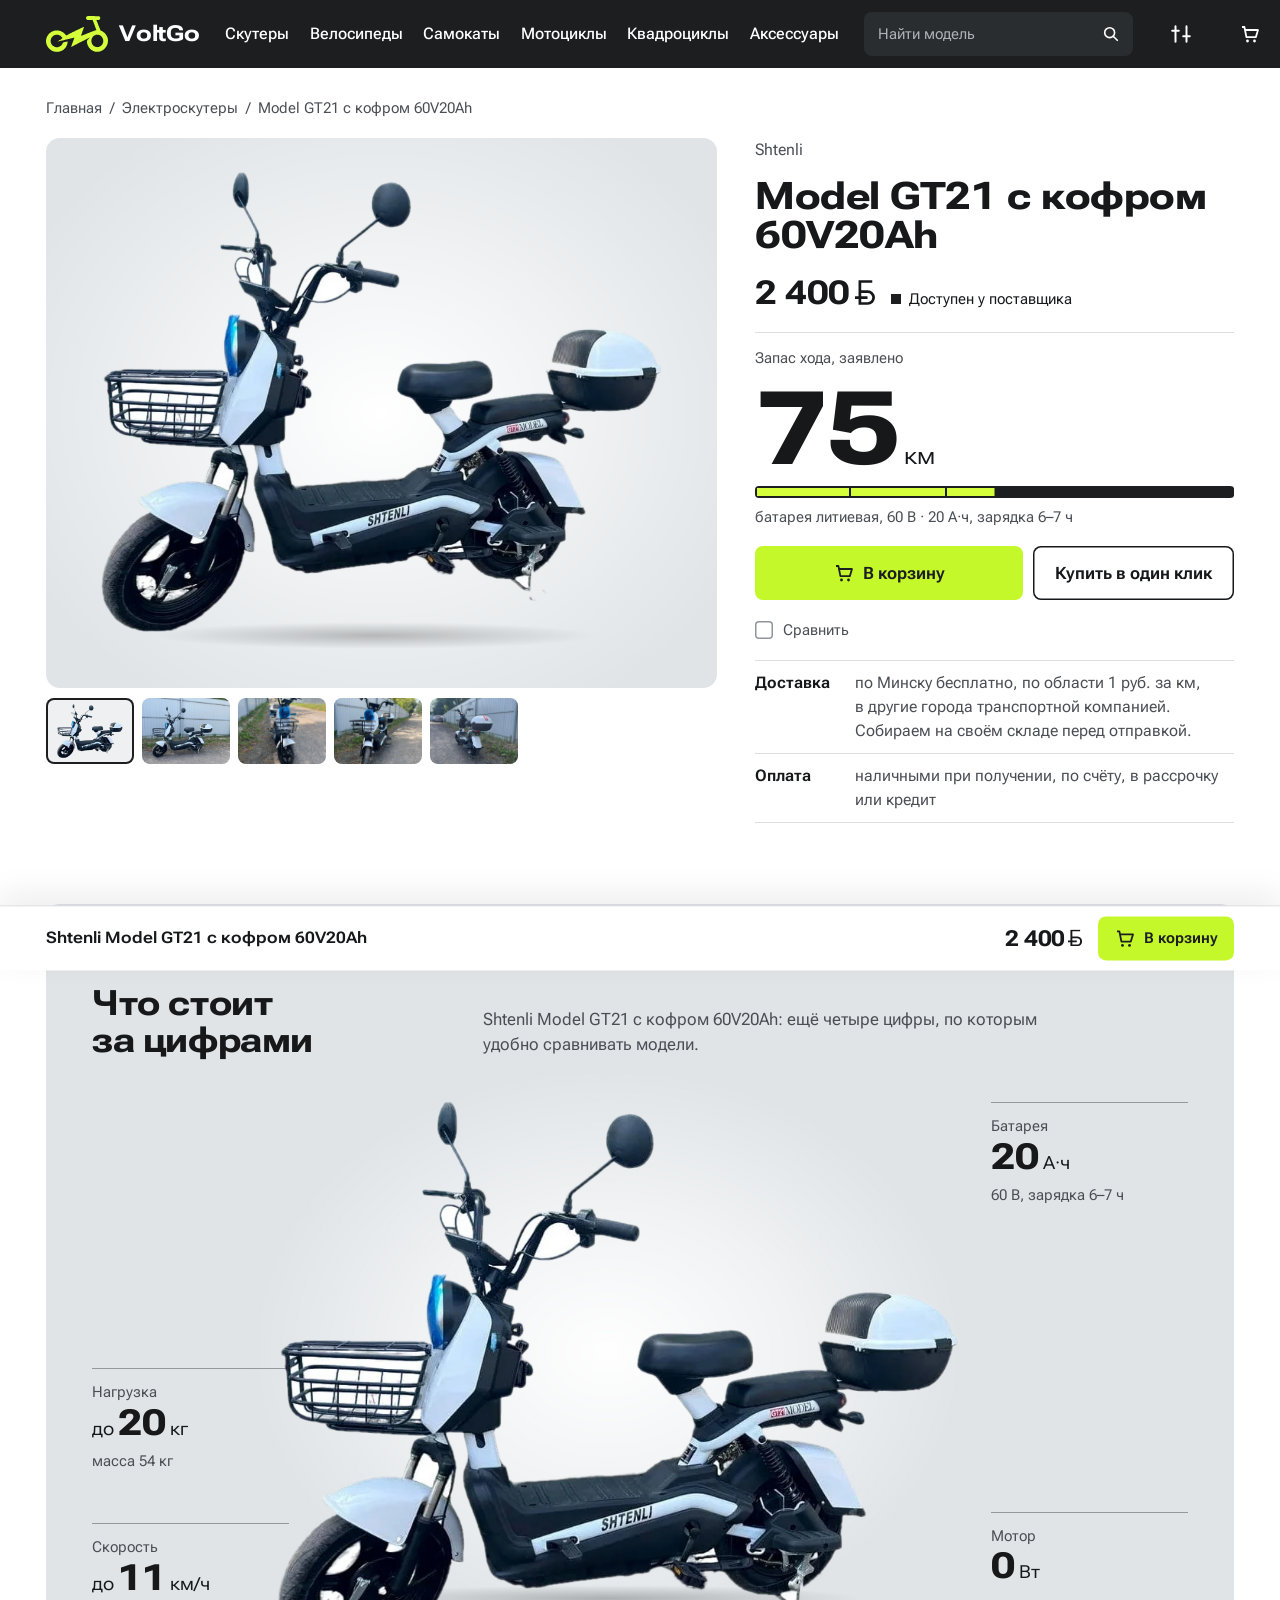
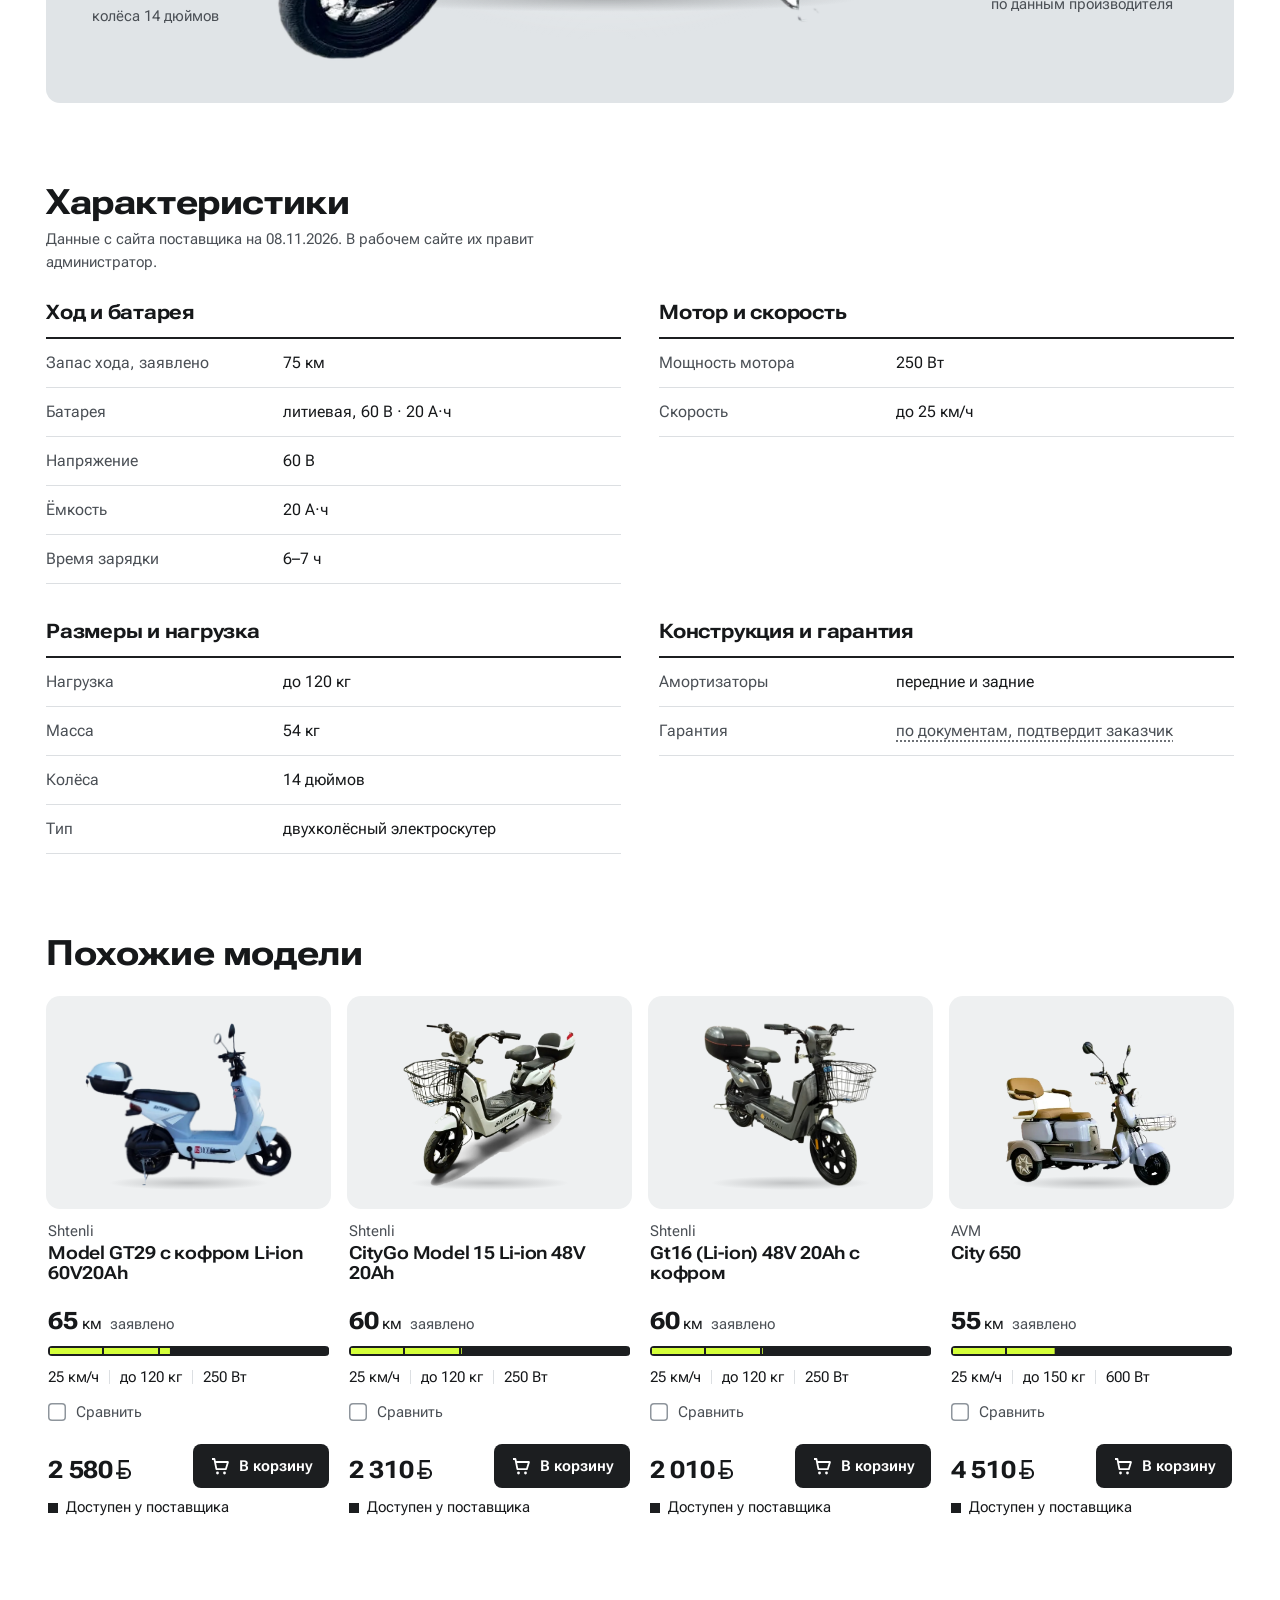
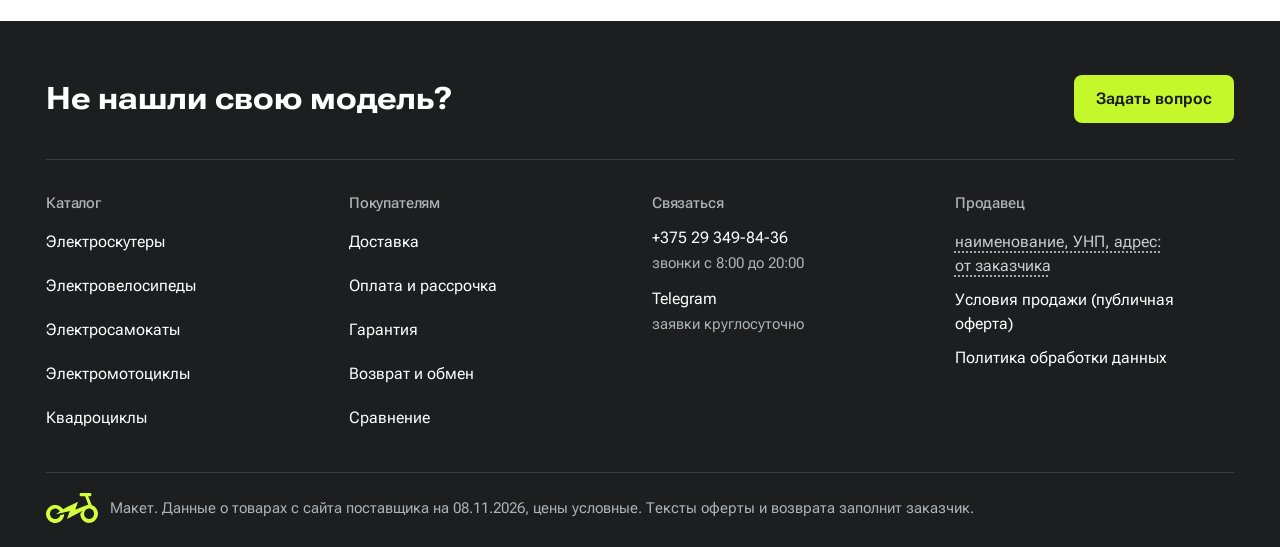
<file: volt-market/a/tovar.html>
<!doctype html>
<html lang="ru">
<head>
<meta charset="utf-8">
<meta name="viewport" content="width=device-width, initial-scale=1, viewport-fit=cover">
<title>Shtenli Model GT21: купить с доставкой по Беларуси (макет А)</title>
<meta name="description" content="Электроскутеры, электровелосипеды, электросамокаты, электромотоциклы и квадроциклы с доставкой по Беларуси. Макет направления А.">
<meta name="robots" content="noindex">
<meta name="theme-color" content="#1C1E20">
<link rel="icon" href="../shared/favicon.svg" type="image/svg+xml">
<link rel="stylesheet" href="../shared/fonts/fonts.css">
<link rel="stylesheet" href="../shared/base.css">
<link rel="stylesheet" href="a.css">
</head>
<body data-v="a">
<svg width="0" height="0" style="position:absolute" aria-hidden="true"><defs>
 <g id="mk"><path fill="currentColor" fill-rule="evenodd" d="M47.56 167.61C46.74 167.55 45.22 167.41 44.18 167.31C43.15 167.21 42.1 167.12 41.86 167.12C41.61 167.12 41.11 166.97 40.74 166.77C40.37 166.57 39.75 166.37 39.38 166.32C39 166.27 37.67 165.91 36.44 165.5C35.2 165.1 33.95 164.73 33.67 164.69C33.38 164.64 32.89 164.44 32.58 164.25C32.27 164.05 31.73 163.8 31.39 163.7C31.04 163.6 30.38 163.29 29.91 163.02C29.44 162.74 28.81 162.42 28.5 162.29C28.19 162.17 27.52 161.81 27 161.49C26.48 161.17 25.81 160.78 25.5 160.63C23.46 159.58 18.99 156.25 16.81 154.15C15.99 153.35 13.35 150.5 12.57 149.56C12.11 149.01 11.39 148.16 10.98 147.67C10.26 146.83 9.82 146.23 8.74 144.61C7.84 143.27 7.02 141.92 6.59 141.06C5.49 138.86 5.32 138.54 5.1 138.26C4.98 138.1 4.78 137.66 4.68 137.29C4.57 136.92 4.21 136.04 3.88 135.34C3.18 133.83 2.78 132.71 2.61 131.75C2.54 131.37 2.32 130.81 2.13 130.5C1.89 130.13 1.74 129.68 1.69 129.19C1.64 128.78 1.44 127.82 1.24 127.06C1.05 126.31 0.83 125.21 0.76 124.62C0.69 124.04 0.61 123.28 0.57 122.94C0.53 122.59 0.41 121.61 0.31 120.75C0.02 118.3 -0.06 115.9 0.11 114.66C0.18 114.06 0.34 112.66 0.44 111.56C0.67 109.25 0.95 107.5 1.21 106.88C1.31 106.64 1.5 105.91 1.64 105.25C1.78 104.6 2.03 103.75 2.19 103.37C2.35 103 2.57 102.32 2.69 101.87C2.8 101.43 3.09 100.63 3.32 100.11C3.56 99.58 3.75 99.08 3.75 98.99C3.75 98.9 3.9 98.61 4.08 98.34C4.27 98.08 4.54 97.57 4.69 97.21C5.44 95.44 5.94 94.41 6.52 93.41C6.87 92.81 7.31 92 7.5 91.62C7.69 91.25 7.97 90.83 8.12 90.69C8.28 90.55 8.54 90.18 8.71 89.88C8.87 89.57 9.25 89 9.54 88.61C9.83 88.22 10.34 87.53 10.69 87.06C11.93 85.37 16.56 80.51 17.7 79.69C17.99 79.48 19.03 78.7 20.02 77.94C21 77.19 22.35 76.23 23 75.82C23.65 75.41 24.34 74.92 24.53 74.74C24.72 74.55 25.09 74.33 25.34 74.24C25.6 74.16 25.98 73.97 26.19 73.81C26.56 73.54 29.77 71.88 29.93 71.88C29.98 71.88 30.62 71.62 31.35 71.3C32.09 70.98 33.67 70.39 34.88 69.99C36.08 69.59 37.54 69.09 38.12 68.88C38.71 68.67 39.33 68.5 39.5 68.5C39.67 68.5 40.35 68.38 41 68.24C41.65 68.1 42.67 67.87 43.25 67.75C45.38 67.28 51.56 67.1 56.12 67.38C58.25 67.51 58.79 67.59 60.75 68.13C61.27 68.27 62.26 68.43 62.96 68.48C64.14 68.58 64.27 68.61 64.68 68.97C64.93 69.19 65.32 69.4 65.59 69.44C66.76 69.62 67.81 69.94 69.42 70.58C70.38 70.96 71.41 71.35 71.72 71.44C72.02 71.53 72.37 71.69 72.48 71.79C72.59 71.89 73.45 72.37 74.38 72.85C75.3 73.32 76.28 73.86 76.55 74.05C76.82 74.23 77.11 74.38 77.19 74.38C77.35 74.37 77.57 74.51 81 76.79C84.23 78.94 88.95 83.19 90.82 85.64C91.15 86.08 91.69 86.75 92 87.12C92.61 87.85 93.22 88.66 93.91 89.65C94.64 90.72 95.67 90.89 96.74 90.12C97.02 89.91 97.73 89.52 98.33 89.25C98.92 88.98 99.75 88.51 100.18 88.2C100.6 87.9 101.29 87.48 101.7 87.28C102.1 87.07 102.97 86.61 103.62 86.26C105.47 85.25 107.61 84.12 108.44 83.72C108.85 83.52 109.36 83.22 109.56 83.07C109.77 82.91 110.36 82.58 110.88 82.33C111.39 82.08 112.21 81.67 112.69 81.41C113.17 81.15 113.76 80.85 114 80.74C114.24 80.63 115.45 80.02 116.69 79.38C117.92 78.74 119.53 77.92 120.25 77.55C121.5 76.91 124.18 75.58 126.06 74.67C126.54 74.43 127.22 74.1 127.56 73.92C128.75 73.3 133.19 71.09 134.31 70.56C134.93 70.27 136 69.77 136.69 69.45C137.38 69.13 138.25 68.7 138.64 68.5C139.03 68.29 139.73 67.98 140.2 67.8C140.67 67.63 141.39 67.3 141.81 67.07C142.22 66.84 142.85 66.56 143.21 66.44C143.57 66.33 144.1 66.07 144.4 65.87C144.7 65.67 145.22 65.41 145.56 65.3C145.91 65.18 146.64 64.85 147.19 64.55C147.74 64.26 148.49 63.9 148.86 63.75C149.74 63.41 152.35 62.15 152.75 61.87C152.92 61.76 153.29 61.59 153.56 61.5C153.84 61.42 154.24 61.24 154.46 61.12C154.68 60.99 155.61 60.55 156.53 60.13C157.44 59.71 158.5 59.21 158.88 59.01C159.25 58.81 159.78 58.58 160.05 58.5C160.32 58.41 160.8 58.18 161.11 57.98C161.42 57.79 161.75 57.62 161.84 57.62C161.94 57.62 162.79 57.26 163.73 56.81C164.68 56.37 165.5 56 165.56 56C165.62 56 166.74 55.47 168.05 54.83C172.61 52.58 174.07 51.9 175.05 51.58C175.6 51.39 176.22 51.09 176.46 50.87C177.24 50.18 178.24 50.56 177.89 51.41C177.79 51.63 177.64 52.17 177.54 52.6C177.45 53.04 177.24 53.66 177.07 53.98C176.91 54.3 176.69 55.01 176.57 55.56C176.46 56.1 176.2 56.85 175.99 57.22C175.79 57.58 175.48 58.37 175.32 58.97C175.15 59.57 174.85 60.51 174.64 61.06C174.1 62.49 173.51 64.3 173.25 65.29C173.12 65.75 172.96 66.2 172.89 66.29C172.82 66.37 172.67 66.83 172.55 67.31C172.43 67.79 172.18 68.53 171.99 68.96C171.63 69.76 170.5 73.27 170.5 73.58C170.5 73.67 170.33 74.07 170.12 74.46C169.92 74.84 169.75 75.31 169.75 75.5C169.75 75.9 169.35 77.11 169.08 77.52C168.97 77.68 168.75 78.34 168.57 78.98C168.4 79.63 168.16 80.3 168.05 80.48C167.93 80.66 167.57 81.59 167.24 82.56C166.46 84.88 165.58 87.3 165.26 88.02C165.12 88.34 164.94 88.9 164.87 89.26C164.8 89.62 164.61 90.23 164.44 90.6C164.03 91.5 164.03 92.05 164.44 92.32C164.79 92.56 165.1 92.51 166.09 92.05C166.46 91.89 167.1 91.63 167.53 91.49C167.95 91.35 168.46 91.15 168.66 91.04C168.86 90.94 169.62 90.64 170.35 90.38C173.33 89.31 174.13 89 174.58 88.77C174.85 88.64 175.36 88.47 175.73 88.39C176.1 88.31 176.57 88.13 176.76 87.99C176.96 87.85 177.47 87.63 177.9 87.5C178.34 87.37 179.8 86.84 181.16 86.32C182.52 85.8 183.71 85.38 183.79 85.38C183.88 85.37 184.21 85.21 184.52 85C184.83 84.79 185.36 84.57 185.7 84.51C186.25 84.4 188.49 83.57 190.04 82.89C190.37 82.75 190.99 82.54 191.41 82.43C191.84 82.32 192.36 82.09 192.58 81.93C192.8 81.77 193.25 81.57 193.58 81.5C193.91 81.42 194.61 81.17 195.12 80.94C195.64 80.71 196.4 80.42 196.81 80.31C197.22 80.19 197.87 79.94 198.25 79.75C198.63 79.56 199.24 79.31 199.62 79.2C199.99 79.09 200.42 78.91 200.58 78.81C200.75 78.7 201.31 78.46 201.84 78.26C202.38 78.07 203.68 77.56 204.75 77.13C205.82 76.7 207.05 76.22 207.5 76.06C209.23 75.45 210.03 75.14 210.32 74.94C210.49 74.83 211.06 74.58 211.59 74.39C212.13 74.19 213.15 73.76 213.88 73.44C216.12 72.43 216.91 72.11 217.69 71.88C218.11 71.75 218.75 71.5 219.12 71.32C219.89 70.92 223.12 69.7 223.72 69.57C223.94 69.52 224.35 69.29 224.62 69.06C224.99 68.76 225.3 68.62 225.78 68.56C226.14 68.51 226.94 68.29 227.56 68.07C228.18 67.84 229.5 67.51 230.49 67.32C231.49 67.13 232.45 66.9 232.64 66.8C232.83 66.71 233.58 66.57 234.31 66.51C236.19 66.35 236.58 66 236.05 64.98C235.94 64.76 235.57 63.74 235.23 62.71C234.89 61.67 234.5 60.63 234.38 60.38C234.25 60.14 234.07 59.65 233.97 59.31C233.86 58.96 233.61 58.34 233.4 57.93C233.2 57.52 232.91 56.81 232.77 56.35C232.63 55.9 232.37 55.24 232.2 54.9C232.03 54.56 231.8 53.91 231.7 53.45C231.59 52.99 231.38 52.38 231.23 52.09C231.08 51.8 230.7 50.8 230.37 49.88C230.05 48.95 229.42 47.23 228.97 46.06C228.51 44.89 228.08 43.69 228 43.39C227.92 43.09 227.66 42.48 227.43 42.04C227.19 41.59 227 41.15 227 41.05C227 40.95 226.75 40.24 226.45 39.46C226.15 38.69 225.81 37.78 225.71 37.43C225.61 37.08 225.4 36.55 225.25 36.25C225.1 35.95 224.87 35.36 224.75 34.95C224.48 34.03 223.39 31.26 223.03 30.56C222.89 30.28 222.68 29.69 222.56 29.25C222.45 28.81 222.25 28.25 222.13 28.01C222 27.76 221.7 27.03 221.45 26.37C221.2 25.72 220.83 24.77 220.62 24.25C220.42 23.73 220.03 22.67 219.77 21.88C219.08 19.83 218.6 18.74 218.31 18.56C218.12 18.44 216.59 18.38 212.06 18.33C194.26 18.11 195.04 18.13 194 17.78C191.82 17.05 190.28 15.9 189.01 14.07C188.17 12.85 187.94 12.31 187.68 10.94C187.27 8.77 187.68 6.2 188.68 4.62C188.92 4.25 189.25 3.67 189.43 3.35C189.6 3.03 189.89 2.66 190.07 2.54C190.25 2.41 190.68 2.07 191.03 1.78C191.38 1.49 191.74 1.25 191.81 1.25C191.89 1.25 192.22 1.07 192.55 0.86C193 0.56 193.44 0.41 194.47 0.23C195.76 -0.01 196.29 -0.01 207.19 0.05C213.44 0.09 224.5 0.15 231.75 0.19C246.96 0.27 247.22 0.28 248.88 1.16C249.39 1.44 249.95 1.79 250.12 1.94C250.3 2.1 250.62 2.31 250.84 2.42C251.06 2.54 251.4 2.83 251.59 3.08C251.78 3.33 252.14 3.77 252.39 4.05C253.76 5.6 254.36 8.52 253.85 11.19C253.38 13.61 251.72 16 249.84 16.94C249.35 17.18 248.76 17.53 248.53 17.7C247.91 18.18 247.06 18.26 241.88 18.32C236.83 18.39 236.62 18.42 236.62 19.04C236.62 19.36 237.98 23.11 238.38 23.88C238.52 24.15 238.78 24.78 238.96 25.28C239.13 25.78 239.53 26.72 239.83 27.36C240.13 28.01 240.44 28.77 240.51 29.05C240.59 29.33 240.84 30 241.07 30.54C241.31 31.07 241.5 31.58 241.5 31.67C241.5 31.76 241.66 32.17 241.87 32.57C242.07 32.98 242.43 33.85 242.68 34.5C242.93 35.15 243.31 36.14 243.52 36.69C244.08 38.15 244.87 40.34 245.08 41.06C245.18 41.41 245.46 41.97 245.69 42.31C245.92 42.66 246.17 43.21 246.25 43.54C246.32 43.87 246.55 44.51 246.75 44.96C246.96 45.41 247.24 46.18 247.39 46.67C247.53 47.16 247.81 47.87 248 48.25C248.19 48.63 248.38 49.16 248.43 49.44C248.48 49.71 248.68 50.22 248.87 50.56C249.07 50.91 249.26 51.38 249.31 51.61C249.36 51.84 249.64 52.57 249.94 53.23C250.23 53.9 250.53 54.64 250.6 54.88C250.75 55.43 251.68 57.78 252 58.44C252.13 58.71 252.49 59.67 252.79 60.56C253.09 61.46 253.58 62.71 253.86 63.34C254.15 63.98 254.46 64.91 254.55 65.41C254.86 67.22 255.76 68.16 257.44 68.44C258.1 68.55 261.86 70.14 262.53 70.6C262.82 70.8 263.34 71.05 263.67 71.17C264.01 71.28 264.52 71.6 264.82 71.87C265.12 72.15 265.42 72.37 265.49 72.38C265.56 72.38 266.1 72.7 266.7 73.09C267.29 73.49 268.2 74.08 268.73 74.42C269.25 74.75 269.99 75.28 270.37 75.61C270.75 75.94 271.43 76.48 271.88 76.81C273.39 77.94 278.01 82.77 279.91 85.2C280.41 85.85 282.25 88.56 282.61 89.17C282.72 89.37 283 89.81 283.22 90.16C283.44 90.5 283.84 91.21 284.11 91.73C285.23 93.94 286.65 96.91 286.82 97.39C286.92 97.68 287.11 98.08 287.24 98.3C287.37 98.51 287.53 98.98 287.61 99.35C287.69 99.71 287.89 100.28 288.05 100.61C288.22 100.94 288.45 101.68 288.57 102.26C288.69 102.84 288.91 103.71 289.07 104.19C289.22 104.67 289.45 105.68 289.56 106.44C289.68 107.19 289.88 108.46 290.02 109.25C290.69 113.09 290.6 119.93 289.87 122.12C289.74 122.5 289.57 123.35 289.5 124C289.43 124.65 289.17 126.02 288.93 127.03C288.69 128.05 288.5 129.03 288.5 129.22C288.5 129.41 288.34 129.9 288.14 130.31C287.94 130.73 287.74 131.25 287.69 131.49C287.64 131.72 287.41 132.37 287.19 132.93C286.97 133.48 286.69 134.25 286.56 134.62C286.37 135.22 285.7 136.66 285.03 137.94C284.92 138.14 284.69 138.59 284.52 138.94C284.35 139.28 284.06 139.79 283.87 140.06C283.69 140.34 283.39 140.84 283.22 141.19C283.04 141.53 282.72 142.04 282.5 142.31C282.28 142.59 281.96 143.09 281.78 143.44C281.61 143.78 281.33 144.23 281.16 144.42C281 144.62 280.69 145.12 280.49 145.52C280.29 145.92 280.07 146.25 280 146.25C279.94 146.25 279.71 146.52 279.49 146.84C279.27 147.17 279.03 147.49 278.95 147.56C278.87 147.63 278.62 147.94 278.38 148.25C277.12 149.91 273.23 153.98 272.04 154.89C270.61 155.97 269.3 157.04 268.69 157.62C268.34 157.94 267.89 158.31 267.69 158.43C267.21 158.72 265.36 159.93 264.66 160.4C264.37 160.6 263.86 160.88 263.53 161.02C263.21 161.17 262.69 161.45 262.4 161.66C262.1 161.86 261.51 162.16 261.09 162.33C260.67 162.49 260.21 162.73 260.07 162.86C259.72 163.18 259.37 163.35 258.46 163.65C258.04 163.79 257.28 164.12 256.78 164.39C256.27 164.66 255.7 164.88 255.51 164.88C255.32 164.88 254.27 165.16 253.17 165.51C252.08 165.86 250.68 166.21 250.05 166.3C249.39 166.39 248.74 166.56 248.49 166.71C247.03 167.57 233.98 167.72 232.44 166.89C232.16 166.74 231.79 166.62 231.61 166.62C231.01 166.62 228.84 166.13 227.5 165.7C226.78 165.46 225.94 165.23 225.65 165.18C225.15 165.11 223.83 164.57 222.75 164.01C222.51 163.88 222.02 163.69 221.66 163.57C221.3 163.45 220.8 163.21 220.54 163.04C220.28 162.86 219.66 162.53 219.17 162.31C218.68 162.09 218.24 161.84 218.19 161.75C218.14 161.67 217.72 161.43 217.27 161.23C216.24 160.77 214.53 159.67 213.34 158.72C212.84 158.32 212.07 157.73 211.62 157.41C211.18 157.1 210.56 156.6 210.25 156.31C209.94 156.02 209.51 155.68 209.3 155.56C209.08 155.44 208.81 155.18 208.69 154.97C208.57 154.77 208.31 154.5 208.1 154.38C207.51 154.02 203.98 150.05 202.56 148.15C202.23 147.71 201.69 147.06 201.36 146.69C201.02 146.32 200.66 145.78 200.56 145.48C200.45 145.18 200.2 144.77 200.01 144.56C199.81 144.36 199.53 143.93 199.37 143.62C199.22 143.32 199 142.92 198.88 142.75C198.68 142.47 198.1 141.39 196.94 139.19C196.72 138.78 196.42 138.24 196.27 138C196.12 137.76 196 137.45 196 137.31C196 137.17 195.8 136.64 195.55 136.12C195.3 135.61 194.97 134.77 194.81 134.25C194.66 133.73 194.39 132.97 194.22 132.56C194.04 132.15 193.84 131.52 193.77 131.17C193.69 130.81 193.44 129.88 193.2 129.1C192.97 128.32 192.71 127.12 192.63 126.44C192.55 125.75 192.34 124.6 192.17 123.88C191.92 122.82 191.84 122 191.74 119.64C191.62 116.76 191.62 116.71 191.89 116.2C192.04 115.92 192.3 115.41 192.47 115.06C192.64 114.72 192.94 114.27 193.13 114.06C193.32 113.86 193.68 113.36 193.92 112.95C194.16 112.54 194.94 111.48 195.65 110.58C196.36 109.68 197.29 108.5 197.73 107.94C198.64 106.79 198.93 106.49 201.99 103.44C203.89 101.55 204.26 101.13 204.25 100.83C204.25 100.48 204.24 100.47 203.7 100.53C203.34 100.57 202.65 100.87 201.73 101.37C200.95 101.81 199.92 102.37 199.44 102.62C198.96 102.87 198.17 103.31 197.68 103.59C196.5 104.27 191.86 106.62 191.69 106.62C191.61 106.63 191.36 106.77 191.12 106.94C190.89 107.11 188.92 108.15 186.75 109.24C184.59 110.33 182.25 111.52 181.56 111.88C180.88 112.24 179.81 112.8 179.19 113.12C178.57 113.44 177.89 113.79 177.69 113.9C177.48 114.02 176.47 114.53 175.44 115.04C174.4 115.55 172.74 116.41 171.75 116.94C170.75 117.47 169.72 117.98 169.45 118.08C169.18 118.18 168.77 118.4 168.54 118.57C168.31 118.74 167.91 118.96 167.64 119.06C167.38 119.15 166.46 119.61 165.61 120.09C164.76 120.56 163.81 121.05 163.5 121.19C163.19 121.32 162.71 121.58 162.44 121.77C162.16 121.96 161.65 122.21 161.31 122.31C160.96 122.41 160.54 122.64 160.38 122.81C160.22 122.98 159.8 123.21 159.45 123.33C159.1 123.44 158.33 123.81 157.73 124.14C157.14 124.48 156.27 124.93 155.8 125.15C155.32 125.37 154.74 125.67 154.5 125.83C154.26 125.99 153.82 126.2 153.53 126.3C153.24 126.41 152.81 126.63 152.59 126.8C152.37 126.97 151.87 127.23 151.47 127.37C151.08 127.52 150.72 127.69 150.69 127.75C150.65 127.81 149.82 128.26 148.85 128.75C147.88 129.23 146.94 129.74 146.75 129.87C146.57 130 146.11 130.23 145.74 130.38C145.37 130.52 144.92 130.78 144.75 130.94C144.58 131.11 144.18 131.33 143.88 131.44C143.57 131.54 143.09 131.76 142.82 131.92C142.54 132.08 141.13 132.82 139.69 133.57C138.24 134.31 136.81 135.08 136.51 135.27C136.2 135.47 135.89 135.62 135.81 135.62C135.73 135.62 135.28 135.86 134.8 136.15C134.33 136.44 133.55 136.83 133.07 137.03C132.59 137.23 132.02 137.52 131.8 137.69C131.58 137.86 131.03 138.13 130.57 138.3C130.12 138.47 129.5 138.79 129.19 139C128.88 139.21 128.28 139.52 127.85 139.68C127.41 139.85 125.82 140.64 124.31 141.44C122.8 142.25 121.36 142.98 121.12 143.06C120.87 143.15 120.36 143.38 119.99 143.57C118.98 144.08 118.63 144.16 118.29 143.93C117.88 143.67 117.92 143.33 118.56 141.65C118.87 140.85 119.26 139.68 119.44 139.06C119.62 138.44 119.88 137.68 120.03 137.38C120.17 137.07 120.47 136.22 120.69 135.5C120.92 134.78 121.28 133.77 121.5 133.25C121.71 132.73 121.95 132 122.02 131.62C122.09 131.25 122.23 130.81 122.33 130.65C122.43 130.5 122.67 129.91 122.87 129.34C123.7 126.93 124.03 126.01 124.37 125.19C124.57 124.71 124.82 123.92 124.93 123.45C125.04 122.97 125.18 122.52 125.24 122.45C125.39 122.26 126.3 119.86 126.56 118.94C126.68 118.53 126.94 117.81 127.14 117.35C127.34 116.9 127.59 116.17 127.7 115.74C127.81 115.31 128.03 114.75 128.2 114.51C128.36 114.26 128.58 113.65 128.68 113.15C128.79 112.66 129.01 111.97 129.18 111.63C129.35 111.3 129.6 110.63 129.74 110.14C129.87 109.66 130.12 108.94 130.3 108.54C130.47 108.14 130.68 107.56 130.76 107.25C130.83 106.94 131 106.58 131.12 106.44C131.44 106.07 131.49 105.96 131.63 105.23C131.7 104.87 131.98 104.02 132.25 103.36C132.77 102.08 132.83 101.76 132.62 101.37C132.37 100.89 132.09 100.86 130.99 101.19C130.42 101.36 129.78 101.5 129.57 101.5C129.36 101.5 128.94 101.62 128.63 101.76C128.33 101.89 127.71 102.06 127.26 102.12C126.81 102.19 125.59 102.49 124.54 102.8C123.5 103.1 122.32 103.39 121.92 103.44C121.46 103.49 121.02 103.64 120.72 103.84C120.37 104.08 120 104.18 119.22 104.26C118.65 104.32 117.48 104.57 116.63 104.81C115.77 105.05 114.58 105.34 114 105.45C113.42 105.56 112.77 105.74 112.57 105.84C112.36 105.95 111.44 106.16 110.5 106.32C109.57 106.48 108.4 106.76 107.89 106.94C107.39 107.11 106.52 107.32 105.96 107.39C105.23 107.48 104.81 107.6 104.5 107.82C104.2 108.02 103.74 108.16 103.06 108.26C102.51 108.33 101.22 108.61 100.19 108.87C99.16 109.13 98 109.38 97.63 109.43C97.25 109.48 96.76 109.63 96.54 109.76C96.3 109.91 95.75 110.05 95.16 110.12C94.06 110.25 92.85 110.51 91.63 110.88C91.18 111.02 90.43 111.19 89.94 111.25C89.46 111.32 88.78 111.51 88.44 111.67C88.09 111.84 87.14 112.1 86.31 112.25C85.49 112.4 84.19 112.68 83.44 112.88C82.68 113.07 81.78 113.27 81.44 113.32C81.09 113.36 80.25 113.56 79.56 113.76C78.88 113.95 77.69 114.22 76.94 114.36C76.18 114.5 75.31 114.7 75 114.81C74.69 114.93 73.66 115.15 72.7 115.32C71.75 115.48 70.63 115.73 70.2 115.87C69.45 116.11 67.04 116.67 65.83 116.88C65.49 116.94 64.96 117.07 64.64 117.18C64.32 117.28 63.78 117.4 63.44 117.44C63.09 117.49 61.83 117.75 60.62 118.02C59.42 118.29 58.14 118.57 57.77 118.64C57.4 118.71 56.87 118.88 56.6 119.03C56.21 119.23 56.02 119.26 55.77 119.17C55.28 119 55.28 118.66 55.77 118.41C56 118.29 56.35 118.01 56.56 117.8C56.77 117.58 57.21 117.29 57.55 117.14C57.89 116.99 58.43 116.64 58.74 116.36C59.48 115.71 60.3 115.09 60.98 114.65C61.28 114.47 61.95 114.03 62.48 113.68C63.01 113.33 63.62 112.94 63.84 112.83C64.06 112.71 64.45 112.44 64.69 112.23C64.94 112.01 65.42 111.66 65.75 111.45C66.09 111.24 66.86 110.72 67.46 110.3C68.07 109.89 69.38 109 70.38 108.32C71.37 107.65 72.36 106.95 72.56 106.75C72.77 106.56 73.12 106.31 73.34 106.2C73.56 106.09 73.8 105.89 73.87 105.77C73.93 105.64 74.31 105.38 74.71 105.19C75.62 104.76 76.33 104.21 76.58 103.72C76.91 103.07 76.72 102.47 75.58 100.62C74.19 98.34 73.53 97.5 72.13 96.21C71.89 95.99 71.34 95.46 70.91 95.03C70.47 94.6 69.79 94.01 69.4 93.72C69.01 93.43 68.37 92.93 67.97 92.6C67.58 92.28 66.87 91.8 66.41 91.55C65.94 91.29 65.39 90.96 65.19 90.8C64.77 90.5 62.37 89.33 61.88 89.18C61.7 89.13 61.22 88.93 60.81 88.74C60.35 88.52 59.56 88.31 58.75 88.18C57.88 88.04 57.25 87.86 56.88 87.65C56.37 87.36 56.15 87.33 53.88 87.22C51.27 87.1 48.08 87.17 46.75 87.38C46.3 87.45 45.15 87.73 44.19 88C43.23 88.27 42.1 88.55 41.7 88.62C41.29 88.69 40.87 88.82 40.76 88.91C40.49 89.14 38.32 90.2 37.67 90.43C37.39 90.52 36.91 90.79 36.6 91.03C36.3 91.26 35.77 91.57 35.43 91.72C35.09 91.86 34.51 92.24 34.14 92.56C33.77 92.87 33.35 93.19 33.21 93.27C32.34 93.73 29.75 96.35 28.21 98.33C27.2 99.63 25.51 102.39 24.74 104C24.53 104.45 24.11 105.32 23.8 105.94C23 107.57 22.2 111 21.86 114.27C21.64 116.44 21.85 119.96 22.33 122C22.44 122.45 22.6 123.18 22.69 123.62C23.09 125.51 25.54 131.14 26.37 132.06C26.49 132.2 26.74 132.57 26.93 132.9C27.7 134.24 31.1 137.98 31.95 138.42C32.17 138.53 32.46 138.82 32.61 139.06C32.75 139.31 33.05 139.61 33.26 139.72C33.48 139.84 33.92 140.14 34.23 140.38C35.39 141.27 38.83 143.13 39.87 143.44C40.04 143.49 40.39 143.67 40.64 143.83C40.88 144 41.43 144.19 41.85 144.26C42.28 144.32 43.06 144.54 43.59 144.74C45.47 145.43 46.61 145.55 51.19 145.55C53.94 145.55 55.56 145.5 56.06 145.4C59.42 144.72 63.52 143.33 64.62 142.5C64.87 142.31 65.6 141.87 66.25 141.51C66.9 141.14 67.69 140.64 67.99 140.39C68.3 140.14 68.78 139.77 69.07 139.56C71.1 138.11 73.54 135.57 74.87 133.52C75.21 132.99 75.72 132.24 75.99 131.84C76.5 131.12 77.25 129.53 78.56 126.38C79.52 124.08 79.9 123.73 81.68 123.5C82.19 123.44 82.96 123.24 83.38 123.07C83.8 122.9 84.71 122.64 85.4 122.49C86.09 122.35 87.23 122.05 87.92 121.82C88.62 121.6 89.46 121.37 89.79 121.32C90.12 121.27 90.63 121.15 90.92 121.05C91.2 120.94 92.14 120.7 93 120.49C93.86 120.29 94.96 120.02 95.44 119.88C96.33 119.63 96.89 119.48 99.35 118.87C100.96 118.47 101.27 118.51 101.48 119.12C101.67 119.66 101.53 121.75 101.25 122.69C101.12 123.1 100.96 124 100.87 124.69C100.79 125.38 100.64 126.5 100.54 127.19C100.44 127.88 100.31 128.75 100.26 129.12C100.21 129.5 100.08 129.98 99.98 130.19C99.87 130.39 99.71 130.9 99.62 131.31C99.54 131.72 99.34 132.32 99.18 132.64C99.02 132.95 98.77 133.68 98.63 134.24C98.48 134.81 98.2 135.62 98.01 136.04C97.81 136.47 97.61 137.06 97.56 137.36C97.5 137.72 97.34 138.05 97.06 138.34C96.8 138.61 96.59 139.01 96.5 139.38C96.42 139.71 96.21 140.17 96.04 140.4C95.87 140.62 95.54 141.18 95.3 141.62C95.06 142.07 94.47 143.06 93.99 143.81C93.51 144.57 93.02 145.35 92.9 145.55C92.21 146.74 90.36 149.14 89.38 150.14C89 150.52 88.04 151.53 87.25 152.38C86.46 153.22 85.67 154.03 85.5 154.18C85.33 154.32 84.93 154.7 84.62 155.02C83.81 155.86 80.19 158.51 78.07 159.81C77.06 160.43 75.8 161.21 75.27 161.55C74.75 161.88 74.01 162.26 73.65 162.39C73.28 162.52 72.79 162.78 72.56 162.99C72.33 163.19 71.96 163.39 71.73 163.44C71.5 163.49 70.81 163.74 70.19 164.01C69.57 164.27 68.73 164.58 68.33 164.69C67.93 164.81 67.28 165.04 66.89 165.21C65.6 165.79 64.2 166.23 63.44 166.3C63.03 166.34 62.38 166.45 62 166.56C59.43 167.26 59.13 167.31 55.19 167.62C53.57 167.75 49.48 167.74 47.56 167.61Z M243.06 145.24C243.68 145.17 244.63 145 245.16 144.87C245.69 144.73 246.67 144.54 247.33 144.44C247.99 144.34 248.67 144.17 248.84 144.06C249.01 143.95 249.43 143.77 249.77 143.67C250.74 143.38 253.97 141.74 254.86 141.09C255.29 140.76 255.7 140.5 255.76 140.5C255.83 140.5 256.45 140 257.16 139.38C257.86 138.76 258.79 137.96 259.22 137.6C259.65 137.23 260.31 136.57 260.69 136.12C262.34 134.17 263.25 133 263.51 132.49C263.66 132.18 263.95 131.74 264.14 131.5C264.34 131.26 264.5 131.02 264.5 130.97C264.5 130.91 264.7 130.46 264.95 129.97C265.2 129.47 265.51 128.78 265.64 128.44C265.78 128.09 266.05 127.5 266.25 127.12C266.44 126.74 266.72 125.98 266.85 125.43C266.99 124.88 267.28 123.93 267.5 123.31C267.72 122.69 267.95 121.71 268.01 121.13C268.08 120.54 268.19 119.7 268.25 119.25C268.41 118.19 268.41 115.06 268.26 113.8C268.19 113.26 268.08 112.28 268 111.62C267.93 110.97 267.71 109.79 267.51 109C267.31 108.21 267.12 107.37 267.07 107.12C267.01 106.74 266.03 104.7 264.63 102.06C264.09 101.02 262.63 98.63 262.21 98.08C261.29 96.87 258.98 94.57 257.04 92.93C256.32 92.31 254.32 91.04 252.94 90.31C252.39 90.02 251.77 89.7 251.56 89.58C250.55 89.04 248.61 88.34 247.81 88.23C247.33 88.17 246.43 87.95 245.81 87.75C243.11 86.87 237.72 86.85 234.62 87.72C234.11 87.87 233.21 88.1 232.62 88.23C231.5 88.49 229.36 89.34 228.61 89.84C228.36 90 227.86 90.25 227.5 90.39C227.13 90.53 226.53 90.86 226.15 91.13C225.77 91.4 225.39 91.62 225.3 91.62C225.21 91.62 224.94 91.82 224.69 92.07C224.45 92.31 223.76 92.92 223.16 93.42C221.4 94.88 218.38 98.25 217.81 99.38C217.69 99.62 217.44 100.01 217.25 100.25C216.95 100.64 216.47 101.57 214.94 104.81C214.27 106.2 213.42 109.19 213.06 111.38C212.78 113.1 212.68 116.89 212.86 119.29C213.04 121.72 213.28 123.02 213.75 124.19C213.95 124.67 214.2 125.43 214.31 125.88C214.42 126.32 214.76 127.17 215.05 127.75C215.35 128.33 215.66 129.04 215.75 129.31C215.84 129.58 216.07 130.02 216.27 130.3C216.46 130.57 216.62 130.89 216.62 131C216.62 131.12 216.81 131.5 217.05 131.84C217.28 132.17 217.58 132.67 217.72 132.94C218.3 134.07 221.45 137.65 222.5 138.37C222.99 138.71 223.75 139.36 224.71 140.26C225.06 140.6 225.43 140.88 225.53 140.88C225.63 140.88 226.11 141.15 226.6 141.48C227.55 142.12 230.55 143.55 231.88 144C232.32 144.15 233.15 144.35 233.71 144.44C234.27 144.53 235.19 144.76 235.77 144.94C237.36 145.44 240.15 145.56 243.06 145.24Z"/></g>
</defs></svg>

<header class="hd">
  <a class="logo" href="index.html" aria-label="VoltGo, на главную"><svg viewBox="0 0 290.5 167.75" width="62" height="36" aria-hidden="true"><use href="#mk"/></svg><span>VoltGo</span></a>
  <nav class="hd-nav" aria-label="Категории">
    <a href="catalog.html">Скутеры</a><a href="catalog.html">Велосипеды</a><a href="catalog.html">Самокаты</a><a href="catalog.html">Мотоциклы</a><a href="catalog.html">Квадроциклы</a><a href="catalog.html">Аксессуары</a>
  </nav>
  <button class="hd-cat" type="button" aria-label="Каталог"><svg viewBox="0 0 20 20" width="20" height="20" aria-hidden="true"><path d="M3 5h14M3 10h14M3 15h14" stroke="currentColor" stroke-width="1.8" stroke-linecap="round"/></svg><span>Каталог</span></button>
  <form class="hd-search" role="search" action="catalog.html"><label class="vh" for="q">Поиск по каталогу</label><input id="q" name="q" type="search" placeholder="Найти модель"><button type="submit" aria-label="Найти"><svg viewBox="0 0 20 20" width="18" height="18" aria-hidden="true"><circle cx="8.5" cy="8.5" r="5.5" fill="none" stroke="currentColor" stroke-width="1.8"/><path d="M13 13l4 4" stroke="currentColor" stroke-width="1.8" stroke-linecap="round"/></svg></button></form>
  <a class="hd-ic" href="sravnenie.html" aria-label="Сравнение"><svg viewBox="0 0 20 20" width="22" height="22" aria-hidden="true"><path d="M5 3v14M15 3v14M2 7h6M12 12h6" fill="none" stroke="currentColor" stroke-width="1.8" stroke-linecap="round"/></svg><i data-cmp-n hidden></i></a>
  <a class="hd-ic" href="korzina.html" aria-label="Корзина"><svg viewBox="0 0 22 22" width="22" height="22" aria-hidden="true"><path d="M3 4h2.4l2 10.2h9.4L19 7H6.3" fill="none" stroke="currentColor" stroke-width="1.8" stroke-linejoin="round"/><circle cx="8.5" cy="18" r="1.4" fill="currentColor"/><circle cx="15.5" cy="18" r="1.4" fill="currentColor"/></svg><i data-cart-n hidden></i></a>
</header>

<main class="pg" data-product>
  <nav class="crumbs" aria-label="Хлебные крошки"><a href="index.html">Главная</a><span>/</span><a href="catalog.html" data-p="cat">Электроскутеры</a><span>/</span><span aria-current="page" data-p="model">Model GT21</span><a class="cr-back" href="catalog.html" data-p="catback">Электроскутеры</a></nav>
  <section class="pb" data-m="hero">
    <div class="pb-g">
      <figure class="pb-ph"><img data-p="photo" src="../assets/p/ps-Shtenli_Model_21-pro-cut.webp" alt="" width="895" height="734"></figure>
      <div class="pb-th" data-p="thumbs" role="group" aria-label="Фото модели"></div>
    </div>
    <div class="pb-c">
      <p class="pb-brand" data-p="brand">Shtenli</p>
      <h1 class="pb-h" data-p="model">Model GT21</h1>
      <div class="pb-pr"><span data-p="price"></span><span data-p="st"></span></div>
      <div class="pb-km" data-p="km"></div>
      <div class="pb-act">
        <button class="btn btn-main" type="button" data-p="add" data-add="" data-m-part="cta"><svg viewBox="0 0 22 22" width="22" height="22" aria-hidden="true"><path d="M3 4h2.4l2 10.2h9.4L19 7H6.3" fill="none" stroke="currentColor" stroke-width="1.8" stroke-linejoin="round"/><circle cx="8.5" cy="18" r="1.4" fill="currentColor"/><circle cx="15.5" cy="18" r="1.4" fill="currentColor"/></svg><span>В корзину</span></button>
        <a class="btn btn-quiet" href="korzina.html" data-p="one">Купить в&nbsp;один клик</a>
      </div>
      <button class="card-cmpl pb-cmp" type="button" data-p="cmp" data-cmp="" aria-pressed="false"><i aria-hidden="true"></i>Сравнить</button>
      <ul class="pb-terms">
        <li><b>Доставка</b><span>по&nbsp;Минску бесплатно, по&nbsp;области 1&nbsp;руб. за&nbsp;км, в&nbsp;другие города транспортной компанией. Собираем на&nbsp;своём складе перед отправкой.</span></li>
        <li><b>Оплата</b><span>наличными при получении, по&nbsp;счёту, в&nbsp;рассрочку или кредит</span></li>
      </ul>
    </div>
  </section>
  <section class="probe probe-p" aria-labelledby="pb-h" data-probe-sec>
    <div class="probe-h">
      <h2 id="pb-h">Что стоит за&nbsp;цифрами</h2>
      <p data-probe-lead>Shtenli GT21, городской скутер с&nbsp;корзиной и&nbsp;кофром. Те&nbsp;же четыре прибора есть у&nbsp;каждой модели в&nbsp;каталоге.</p>
    </div>
    <div class="probe-st" data-probe>
      <div class="probe-ph">
      <img class="probe-im" src="../assets/p/ps-Shtenli_Model_21-pro-cut.webp" alt="Электроскутер Shtenli GT21, белый, с корзиной спереди и кофром сзади" width="895" height="734" loading="lazy">
      <svg class="probe-ln" viewBox="0 0 1500 760" preserveAspectRatio="none" aria-hidden="true">
        <path d="M722 497 V240 H1110" pathLength="1"/><path d="M339 600 H270" pathLength="1"/>
        <path d="M334 388 H270" pathLength="1"/><path d="M997 584 H1230" pathLength="1"/>
      </svg>
      <i class="probe-dot" style="--x:722;--y:497" aria-hidden="true"></i><i class="probe-dot" style="--x:339;--y:600" aria-hidden="true"></i>
      <i class="probe-dot" style="--x:334;--y:388" aria-hidden="true"></i><i class="probe-dot" style="--x:997;--y:584" aria-hidden="true"></i>
      </div>
      <dl class="probe-l">
        <div class="probe-c pc-r pc-big" style="--y:24"><dt>Запас хода, заявлено</dt><dd><span class="pc-v"><b data-to="75">75</b> км</span><span class="chg anim" style="--v:.5" role="meter" aria-valuemin="0" aria-valuemax="150" aria-valuenow="75" aria-label="Заявленный запас хода 75 км из шкалы 150"><i></i></span><span class="pc-s">литиевая батарея 60&nbsp;В, 20&nbsp;А·ч</span></dd></div>
        <div class="probe-c pc-l" style="--y:600"><dt>Скорость</dt><dd><span class="pc-v">до&nbsp;<b data-to="25">25</b> км/ч</span><span class="pc-s">колёса 14&nbsp;дюймов, масса 54&nbsp;кг</span></dd></div>
        <div class="probe-c pc-l" style="--y:388"><dt>Нагрузка</dt><dd><span class="pc-v">до&nbsp;<b data-to="120">120</b> кг</span><span class="pc-s">корзина спереди, кофр сзади</span></dd></div>
        <div class="probe-c pc-r" style="--y:584"><dt>Мотор</dt><dd><span class="pc-v"><b data-to="250">250</b> Вт</span><span class="pc-s">по&nbsp;данным производителя</span></dd></div>
      </dl>
    </div>
  </section>
  <section class="sec specs" id="specs" aria-labelledby="sp-h" data-nav-skip>
    <div class="sec-h"><h2 id="sp-h">Характеристики</h2><p class="mk-note">Данные с&nbsp;сайта поставщика на&nbsp;08.11.2026. В&nbsp;рабочем сайте их&nbsp;правит администратор.</p></div>
    <div class="specs-g" data-p="specs"></div>
  </section>
  <section class="sec" aria-labelledby="sm-h">
    <div class="sec-h"><h2 id="sm-h">Похожие модели</h2></div>
    <div class="grid4" data-similar></div>
  </section>
  <div class="pbar" data-pbar>
    <p class="pbar-n" data-p="name">Shtenli Model GT21</p><span data-p="price"></span>
    <button class="btn btn-main btn-sm" type="button" data-p="add" data-add=""><svg viewBox="0 0 22 22" width="22" height="22" aria-hidden="true"><path d="M3 4h2.4l2 10.2h9.4L19 7H6.3" fill="none" stroke="currentColor" stroke-width="1.8" stroke-linejoin="round"/><circle cx="8.5" cy="18" r="1.4" fill="currentColor"/><circle cx="15.5" cy="18" r="1.4" fill="currentColor"/></svg><span>В корзину</span></button>
  </div>
</main>
<footer class="ft">
  <div class="ft-cta"><p>Не&nbsp;нашли свою модель?</p><a class="btn btn-main" href="#">Задать вопрос</a></div>
  <div class="ft-cols">
    <div><h3>Каталог</h3><a href="catalog.html">Электроскутеры</a><a href="catalog.html">Электровелосипеды</a><a href="catalog.html">Электросамокаты</a><a href="catalog.html">Электромотоциклы</a><a href="catalog.html">Квадроциклы</a></div>
    <div><h3>Покупателям</h3><a href="#">Доставка</a><a href="#">Оплата и&nbsp;рассрочка</a><a href="#">Гарантия</a><a href="#">Возврат и&nbsp;обмен</a><a href="sravnenie.html">Сравнение</a></div>
    <div><h3>Связаться</h3><a class="ft-2" href="tel:+375293498436"><span data-set="phone">+375 29 349-84-36</span><small>звонки с&nbsp;8:00 до&nbsp;20:00</small></a><a class="ft-2" href="#"><span>Telegram</span><small>заявки круглосуточно</small></a></div>
    <div><h3>Продавец</h3><span class="todo">наименование, УНП, адрес: от&nbsp;заказчика</span><a href="#">Условия продажи (публичная оферта)</a><a href="#">Политика обработки данных</a></div>
  </div>
  <p class="ft-low"><svg viewBox="0 0 290.5 167.75" width="52" height="30" aria-hidden="true"><use href="#mk"/></svg>Макет. Данные о&nbsp;товарах с&nbsp;сайта поставщика на&nbsp;08.11.2026, цены условные. Тексты оферты и&nbsp;возврата заполнит заказчик.</p>
</footer>

<script src="../shared/data.js"></script>
<script src="../shared/app.js"></script>
<script src="a.js"></script>
<script src="pages.js"></script>
</body>
</html>
</file>
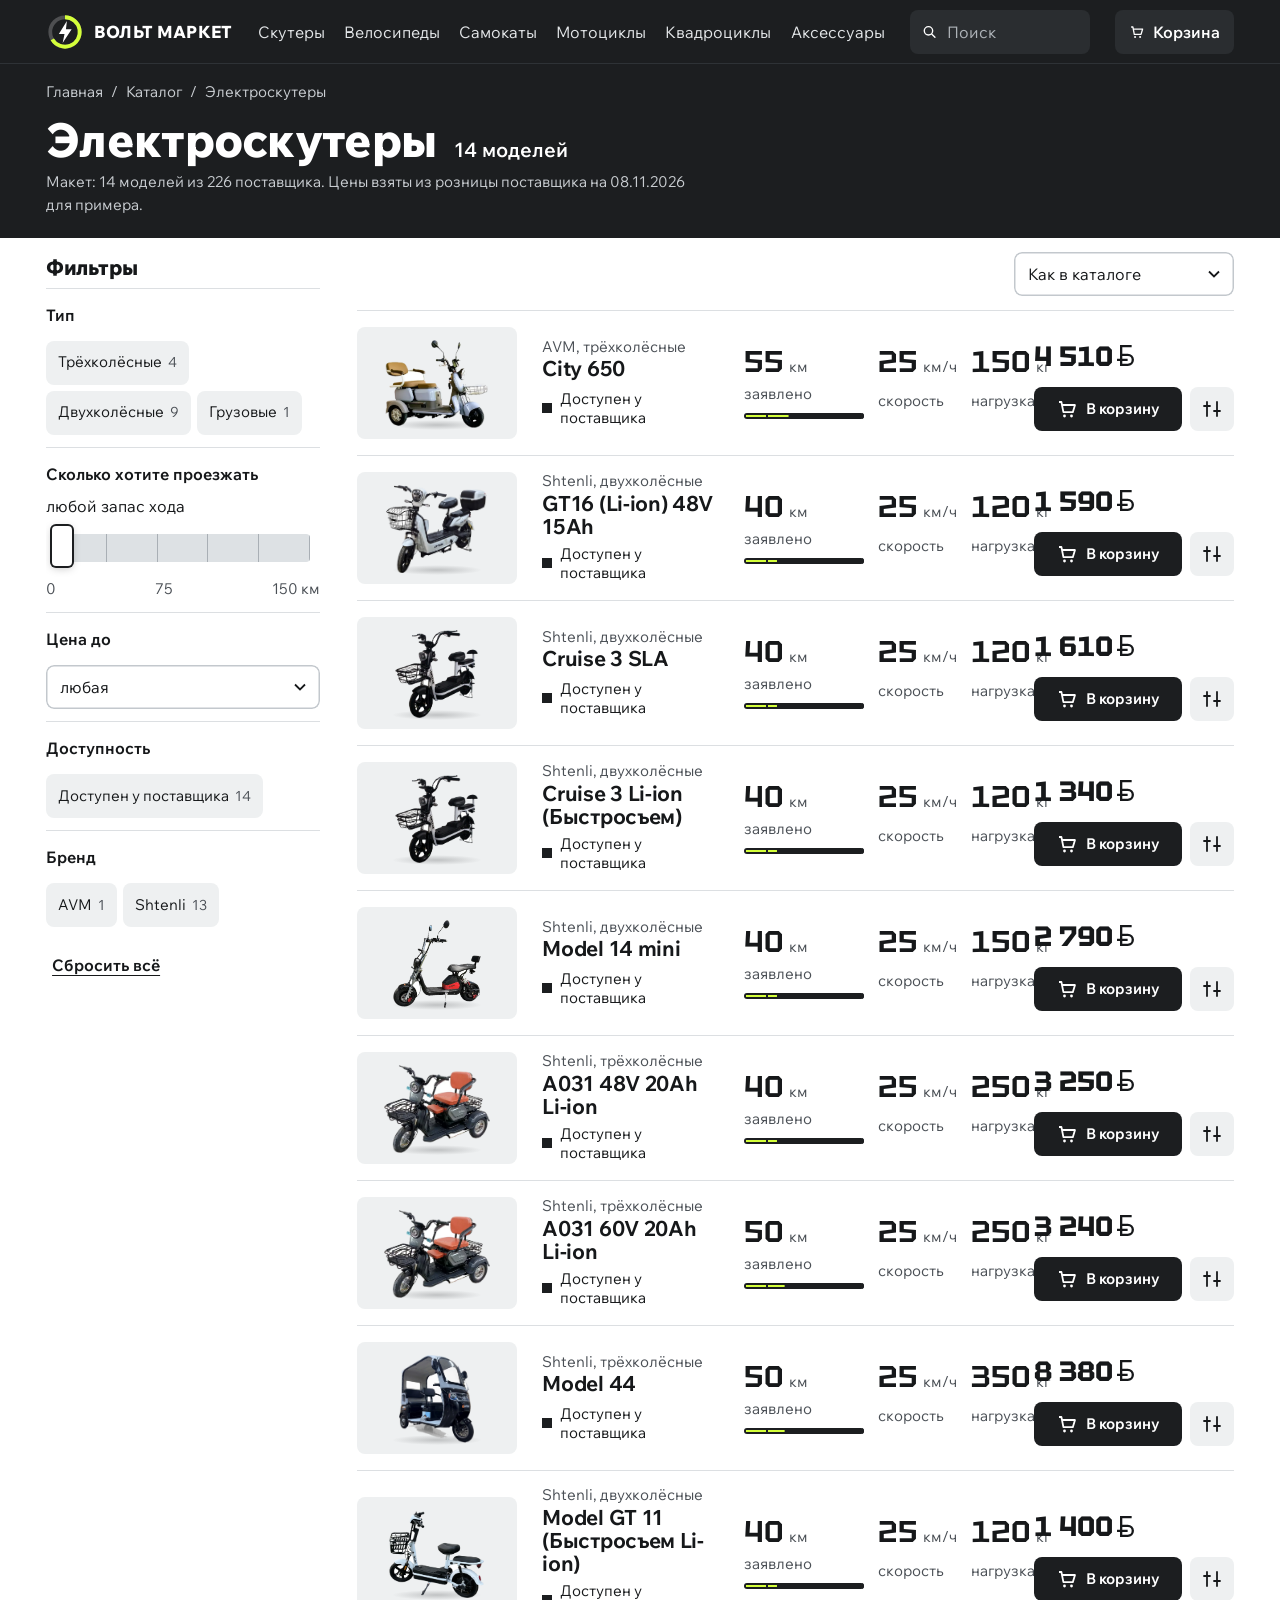
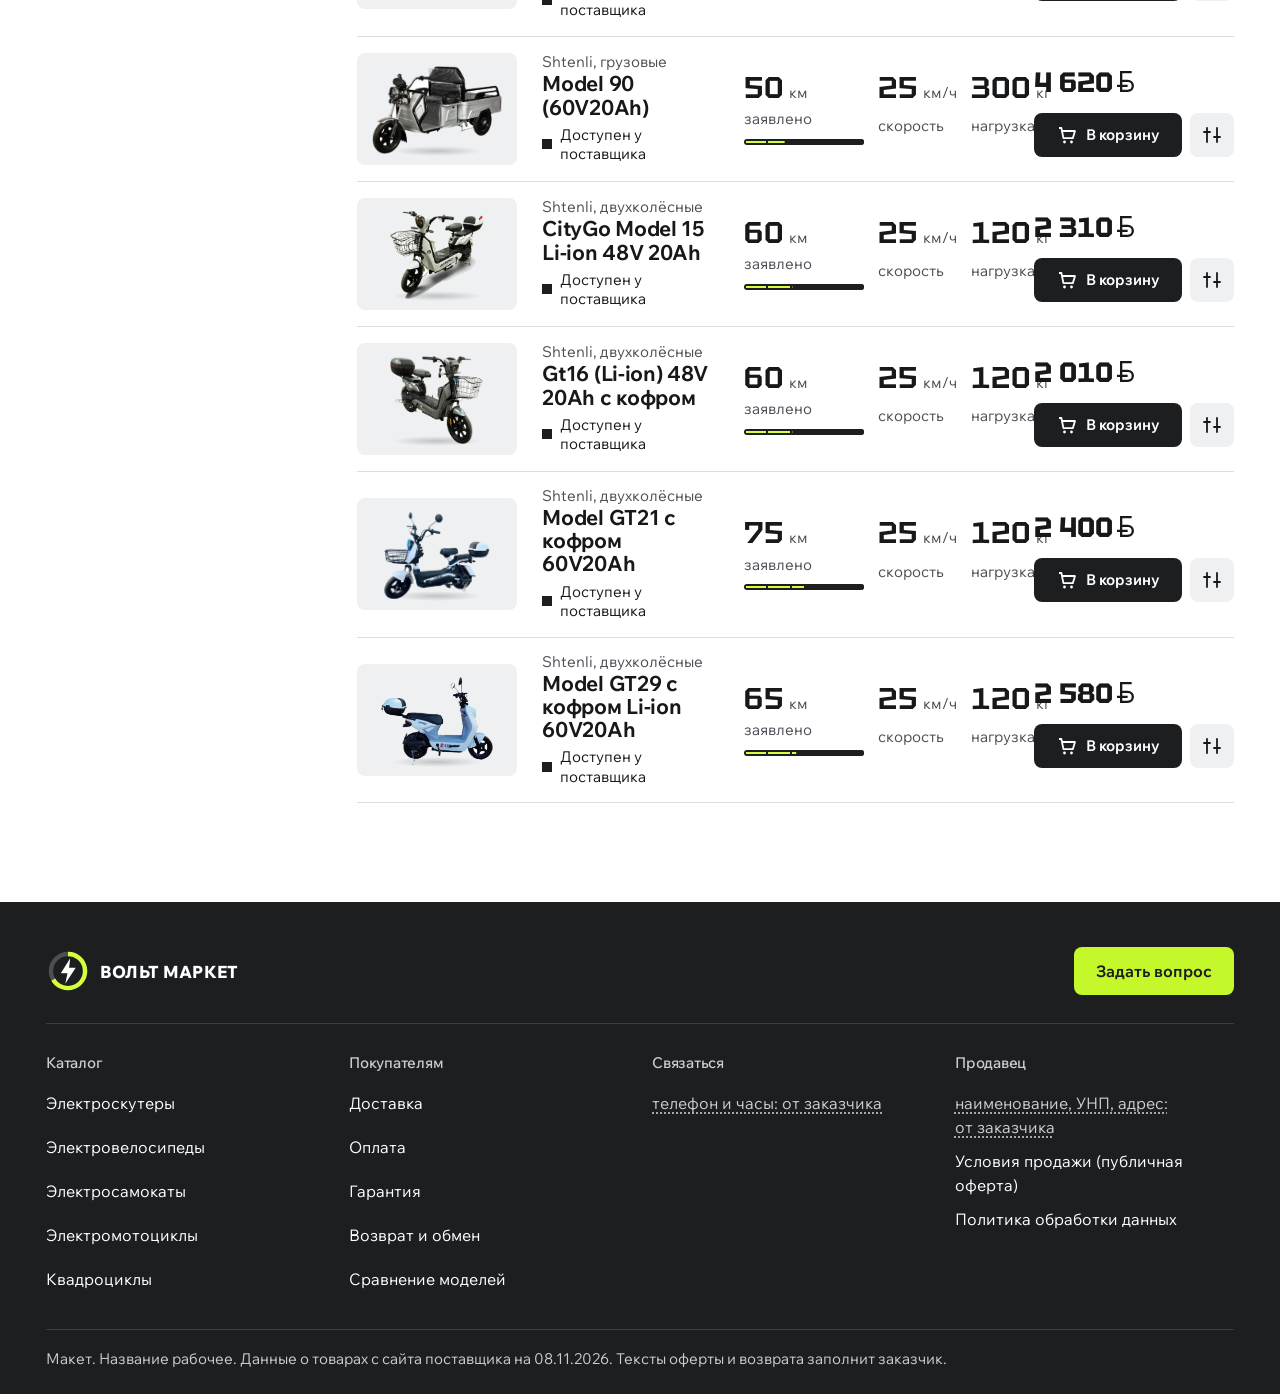
<file: volt-market/b/catalog.html>
<!doctype html>
<html lang="ru">
<head>
<meta charset="utf-8">
<meta name="viewport" content="width=device-width, initial-scale=1, viewport-fit=cover">
<title>Электроскутеры с доставкой по Беларуси: ВОЛЬТ МАРКЕТ (макет Б)</title>
<meta name="description" content="Электроскутеры, велосипеды, самокаты, мотоциклы и квадроциклы с доставкой по Беларуси: подбор по задаче. Макет направления Б.">
<meta name="robots" content="noindex">
<link rel="stylesheet" href="../shared/fonts/fonts.css">
<link rel="stylesheet" href="../shared/base.css">
<link rel="stylesheet" href="b.css">
</head>
<body data-v="b">
<svg width="0" height="0" style="position:absolute" aria-hidden="true"><defs>
 <g id="m2"><circle cx="40" cy="40" r="31" fill="none" stroke="var(--ring,currentColor)" stroke-opacity=".22" stroke-width="8"/><path d="M40 9 A31 31 0 1 1 13.2 55.5" fill="none" stroke="var(--bolt,currentColor)" stroke-width="8"/><polygon points="44,17 27,44 39,44 35,63 54,34 42,34" fill="currentColor"/></g>
</defs></svg>

<header class="hd">
  <a class="logo" href="index.html" aria-label="ВОЛЬТ МАРКЕТ, на главную"><svg viewBox="0 0 80 80" width="38" height="38" style="--bolt:var(--lime-d);--ring:#fff"><use href="#m2"/></svg><span>ВОЛЬТ МАРКЕТ</span></a>
  <nav class="hd-nav" aria-label="Категории">
    <a href="catalog.html">Скутеры</a><a href="catalog.html">Велосипеды</a><a href="catalog.html">Самокаты</a><a href="catalog.html">Мотоциклы</a><a href="catalog.html">Квадроциклы</a><a href="catalog.html">Аксессуары</a>
  </nav>
  <form class="hd-search" role="search" action="catalog.html"><label class="vh" for="q">Поиск по каталогу</label><svg viewBox="0 0 20 20" width="18" height="18" aria-hidden="true"><circle cx="8.5" cy="8.5" r="5.5" fill="none" stroke="currentColor" stroke-width="1.8"/><path d="M13 13l4 4" stroke="currentColor" stroke-width="1.8" stroke-linecap="round"/></svg><input id="q" name="q" type="search" placeholder="Поиск"></form>
  <a class="hd-cart" href="#" aria-label="Корзина"><svg viewBox="0 0 22 22" width="22" height="22" aria-hidden="true"><path d="M3 4h2.4l2 10.2h9.4L19 7H6.3" fill="none" stroke="currentColor" stroke-width="1.8" stroke-linejoin="round"/><circle cx="8.5" cy="18" r="1.4" fill="currentColor"/><circle cx="15.5" cy="18" r="1.4" fill="currentColor"/></svg><span>Корзина</span><i data-cart-n hidden></i></a>
</header>

<main class="ctl" data-catalog="scooter">
  <div class="ctl-top" data-dark>
    <nav class="crumbs" aria-label="Хлебные крошки"><a href="index.html">Главная</a><span>/</span><a href="#">Каталог</a><span>/</span><span aria-current="page">Электроскутеры</span></nav>
    <div class="ctl-h"><h1>Электроскутеры</h1><p class="bar-n" data-found></p></div>
    <p class="mk-note">Макет: 14 моделей из 226 поставщика. Цены взяты из розницы поставщика на 08.11.2026 для примера.</p>
  </div>
  <div class="ctl-body">
    <aside class="flt" aria-label="Фильтры">
      <div class="flt-top"><h2>Фильтры</h2><button type="button" class="flt-x" data-sheet-close>Готово</button></div>
      <form data-filters onsubmit="return false"></form>
      <button type="button" class="flt-reset" data-reset>Сбросить всё</button>
    </aside>
    <section aria-label="Модели">
      <div class="fbar">
        <button type="button" class="fbar-open" data-sheet-open>Фильтры <i data-active-n hidden></i></button>
        <label class="bar-s"><span class="vh">Сортировка</span><select name="sort"><option value="order">Как в каталоге</option><option value="cheap">Сначала дешевле</option><option value="dear">Сначала дороже</option><option value="km">Дальше проедут</option></select></label>
      </div>
      <div class="rows" data-grid></div>
    </section>
  </div>
  <div class="cmpbar" data-cmpbar hidden>
    <ul data-cmplist></ul>
    <button type="button" class="cmp-clear" data-cmpclear>Очистить</button>
    <a class="btn btn-main" href="#">Сравнить</a>
  </div>
</main>

<footer class="ft">
  <div class="ft-top"><a class="logo" href="index.html"><svg viewBox="0 0 80 80" width="44" height="44" style="--bolt:var(--lime-d);--ring:#fff"><use href="#m2"/></svg><span>ВОЛЬТ МАРКЕТ</span></a><a class="btn btn-main" href="#">Задать вопрос</a></div>
  <div class="ft-cols">
    <div><h3>Каталог</h3><a href="catalog.html">Электроскутеры</a><a href="catalog.html">Электровелосипеды</a><a href="catalog.html">Электросамокаты</a><a href="catalog.html">Электромотоциклы</a><a href="catalog.html">Квадроциклы</a></div>
    <div><h3>Покупателям</h3><a href="#">Доставка</a><a href="#">Оплата</a><a href="#">Гарантия</a><a href="#">Возврат и&nbsp;обмен</a><a href="#">Сравнение моделей</a></div>
    <div><h3>Связаться</h3><span class="todo">телефон и&nbsp;часы: от&nbsp;заказчика</span></div>
    <div><h3>Продавец</h3><span class="todo">наименование, УНП, адрес: от&nbsp;заказчика</span><a href="#">Условия продажи (публичная оферта)</a><a href="#">Политика обработки данных</a></div>
  </div>
  <p class="ft-low">Макет. Название рабочее. Данные о&nbsp;товарах с&nbsp;сайта поставщика на&nbsp;08.11.2026. Тексты оферты и&nbsp;возврата заполнит заказчик.</p>
</footer>

<script src="../shared/data.js"></script>
<script src="../shared/app.js"></script>
<script src="../shared/catalog.js"></script>
</body>
</html>
</file>
<file: osmolovka/osm.css>
/* Osmolovka Car Spa — макет. Материал: графитовые стены бокса, белые лампы, красный только у действия. */
@font-face{font-family:"Roboto Flex";src:url(fonts/roboto-flex-cyrillic.woff2) format("woff2");font-weight:100 1000;font-stretch:25% 151%;font-display:swap;unicode-range:U+0301,U+0400-045F,U+0490-0491,U+04B0-04B1,U+2116}
@font-face{font-family:"Roboto Flex";src:url(fonts/roboto-flex-latin.woff2) format("woff2");font-weight:100 1000;font-stretch:25% 151%;font-display:swap;unicode-range:U+0000-00FF,U+0131,U+0152-0153,U+02BB-02BC,U+02C6,U+02DA,U+02DC,U+2000-206F,U+20AC,U+2122,U+2191,U+2193,U+2212,U+2215,U+FEFF,U+FFFD}

:root{
  --night:#121417; --wall:#1B1E22; --wall-2:#23272C; --line:#2C3137;
  --steel:#959CA4; --dim:#8A919A; --lamp:#EEF3F6; --red:#D9252B; --red-deep:#B81D22;
  --off:#2A2E34; --busy:#6E2226;
  --r-s:4px; --r-m:10px;
  --gut:clamp(20px,4vw,64px);
  --ease:cubic-bezier(.22,1,.36,1);
  --wide:"wdth" 151; --wide-mid:"wdth" 125;
}
*{box-sizing:border-box;margin:0;padding:0}
[hidden]{display:none!important}
html{scroll-behavior:smooth;-webkit-text-size-adjust:100%}
body{background:transparent;color:var(--lamp);font:400 17px/1.55 "Roboto Flex",system-ui,sans-serif;font-variation-settings:"wdth" 100,"opsz" 17;-webkit-font-smoothing:antialiased}
img{display:block;max-width:100%;height:auto}
a{color:inherit}
button{font:inherit;color:inherit}
:focus-visible{outline:2px solid var(--lamp);outline-offset:3px}

.h2{font-weight:650;font-variation-settings:var(--wide),"opsz" 72;font-size:clamp(32px,3.6vw,52px);line-height:1.04;letter-spacing:-.01em}
.soft{color:var(--steel)}
.num{font-weight:600;font-variation-settings:var(--wide),"opsz" 48;font-feature-settings:"tnum"}

/* кнопки: прямоугольник 4 px, красная — только главное действие */
.btn{display:inline-flex;align-items:center;justify-content:center;min-height:52px;padding:0 26px;border-radius:var(--r-s);border:0;font-weight:600;font-size:17px;font-variation-settings:var(--wide-mid);text-decoration:none;cursor:pointer;white-space:nowrap;transition:transform .2s var(--ease),background-color .2s var(--ease),opacity .25s,box-shadow .2s}
.btn:active{transform:translateY(1px)}
.btn--red{background:var(--red);color:#fff}
.btn--red:hover{background:var(--red-deep)}
.btn--red:disabled{background:var(--off);color:var(--steel);cursor:not-allowed}
.btn--light{background:var(--lamp);color:var(--night)}
.btn--line{background:transparent;color:var(--lamp);box-shadow:inset 0 0 0 1px #4A5058}
.btn--line:hover{box-shadow:inset 0 0 0 1px var(--lamp)}
.link{font-weight:500;text-decoration:underline;text-decoration-color:#5A616A;text-underline-offset:5px;transition:text-decoration-color .2s}
.link:hover{text-decoration-color:var(--lamp)}

/* шапка: кнопка «Выбрать время» появляется, когда первый экран ушёл */
.bar{position:fixed;inset:0 0 auto;z-index:20;display:flex;align-items:center;gap:32px;height:68px;padding:0 var(--gut);background:linear-gradient(rgba(18,20,23,.85),rgba(18,20,23,0));transition:background-color .3s,box-shadow .3s}
.bar.is-solid{background:var(--night);box-shadow:0 1px 0 var(--line)}
.bar__name{font-weight:650;font-size:20px;font-variation-settings:var(--wide);text-decoration:none;letter-spacing:-.01em;white-space:nowrap}
.bar__sub{font-weight:400;color:var(--steel)}
/* знак: «l» — трубка-лампа, загорается при наведении */
.mark{white-space:nowrap}
.mark__l{display:inline-block;width:.15em;height:.72em;margin:0 .07em 0 .06em;border-radius:.075em;background:linear-gradient(90deg,#D3DBE1,#fff 50%,#D3DBE1);box-shadow:0 0 6px rgba(238,243,246,.35);vertical-align:baseline;transition:box-shadow .3s cubic-bezier(.23,1,.32,1)}
.bar__name:hover .mark__l{box-shadow:0 0 14px rgba(238,243,246,.9),0 0 3px #fff}
.bar__nav{display:flex;gap:28px;margin-left:auto}
.bar__nav a,.bar__phone{font-size:15px;font-weight:500;text-decoration:none;color:#C9CFD5}
.bar__nav a:hover,.bar__phone:hover{color:var(--lamp)}
.bar__phone{font-feature-settings:"tnum";white-space:nowrap}
.bar__call{display:none}
.bar__cta{min-height:44px;padding:0 18px;font-size:15px;opacity:0;pointer-events:none}
.bar.is-solid .bar__cta{opacity:1;pointer-events:auto}
.bar.is-solid.is-booking .bar__cta{opacity:0;pointer-events:none}

/* первый экран */
.hero{position:relative;min-height:100vh;min-height:100svh;display:flex;flex-direction:column;justify-content:flex-end;padding:96px var(--gut) 28px;overflow:hidden;isolation:isolate}
.hero__photo{position:absolute;inset:0;width:100%;height:100%;object-fit:cover;object-position:60% 62%;z-index:-2;transform:scale(1.04);animation:settle 2.4s var(--ease) both}
.hero__photo{left:auto;width:clamp(760px,72vw,1180px);object-position:50% 30%;-webkit-mask-image:linear-gradient(90deg,transparent 0,#000 240px);mask-image:linear-gradient(90deg,transparent 0,#000 240px)}
.hero__shade{position:absolute;inset:0;z-index:-1;background:linear-gradient(90deg,rgba(18,20,23,.7) 0%,rgba(18,20,23,.3) 45%,rgba(18,20,23,0) 70%),linear-gradient(0deg,rgba(18,20,23,1) 0%,rgba(18,20,23,.6) 26%,rgba(18,20,23,0) 52%)}
.hero__body{max-width:min(1000px,72vw);margin-bottom:clamp(28px,6vh,72px)}
.hero__title{font-weight:650;font-variation-settings:var(--wide),"opsz" 144;font-size:min(7vw,11.5vh,104px);line-height:.98;letter-spacing:-.015em}
.hero__lead{margin-top:22px;max-width:30em;font-size:20px;color:#C9CFD5}
.hero__acts{display:flex;align-items:center;gap:28px;margin-top:30px}

/* сутки лампами */
.day{display:grid;gap:12px;text-decoration:none;border-top:1px solid rgba(238,243,246,.14);padding-top:18px}
.day__head{display:flex;justify-content:space-between;align-items:baseline;gap:16px;flex-wrap:wrap;font-size:15px;color:#C9CFD5}
.day__free b{font-weight:650;font-variation-settings:var(--wide);color:var(--lamp);font-size:28px}
.day__next b{font-weight:600;color:var(--lamp);font-feature-settings:"tnum"}
.day__scale{display:grid;grid-template-columns:repeat(24,1fr);font-size:13px;color:var(--dim);font-feature-settings:"tnum"}
.day__scale i{font-style:normal;white-space:nowrap}
.day__scale i:first-child{font-weight:600;color:var(--lamp)}

.lamps{display:grid;grid-template-columns:repeat(24,1fr);gap:clamp(4px,.6vw,10px)}
/* лампа: трубка внутри ячейки, как светодиоды на стенах бокса */
.lamp{position:relative;display:block;height:clamp(28px,5.2vh,46px);background:none;border:0;padding:0;--w:26%;transition:transform .2s var(--ease)}
.lamp::before{content:"";position:absolute;inset:0 calc((100% - var(--w))/2);border-radius:3px;background:var(--off);transition:background-color .3s,box-shadow .3s,inset .3s var(--ease)}
.lamp.is-free::before{background:linear-gradient(90deg,#D3DBE1,#FFFFFF 50%,#D3DBE1);box-shadow:0 0 12px rgba(238,243,246,.32)}
.lamp.is-past::before{background:transparent;box-shadow:inset 0 0 0 1px #2C3137}
.lamp.is-now::after{content:"";position:absolute;left:12%;right:12%;bottom:-9px;height:2px;border-radius:1px;background:var(--lamp)}
.lamps--hero .lamp{height:clamp(30px,5vh,46px);--w:22%}
.lamp.is-busy{--w:8%}
.lamp.is-busy::before{background:var(--busy);inset:15% calc((100% - var(--w))/2)}

/* выбор времени: у каждого часа лампа и подпись, вся ячейка нажимается; белая — свободно, красная — занято */
.hours{display:grid;grid-template-columns:repeat(24,minmax(0,1fr));gap:clamp(3px,.45vw,8px);padding-top:30px}
.hr{position:relative;display:grid;justify-items:center;align-content:start;gap:8px;min-height:44px;padding:0;border:0;background:none;color:var(--dim);font:inherit;cursor:pointer}
.hr:disabled{cursor:default}
.hours{--th:clamp(76px,11vh,104px)}
.hr__tube{display:block;width:6px;height:calc(var(--th) * .7);margin:calc(var(--th) * .15) 0;border-radius:3px;background:var(--busy);transition:transform .2s var(--ease),width .25s var(--ease),box-shadow .25s}
.hr.is-free{color:#C9CFD5}
.hr.is-free .hr__tube{width:min(20px,64%);height:var(--th);margin:0;background:linear-gradient(90deg,#D3DBE1,#FFFFFF 50%,#D3DBE1);box-shadow:0 0 12px rgba(238,243,246,.32)}
.hr.is-free:hover .hr__tube{transform:translateY(-3px)}
.hr.is-span .hr__tube{width:min(26px,84%);height:var(--th);margin:0;background:var(--lamp);box-shadow:0 0 22px rgba(238,243,246,.5)}
.hr.is-pick .hr__tube{width:min(26px,84%);height:var(--th);margin:0;background:#fff;box-shadow:0 0 0 2px var(--night),0 0 0 4px var(--lamp),0 0 26px rgba(238,243,246,.55)}
.hr__n{font-size:14px;color:var(--steel);font-feature-settings:"tnum"}
.hr.is-free .hr__n{color:#C9CFD5}
.hr.is-pick .hr__n{color:#fff;font-weight:650}
.hr__day{position:absolute;left:0;bottom:calc(100% + 8px);font-size:13px;font-weight:600;color:var(--lamp);white-space:nowrap;pointer-events:none}
.hr.is-midnight::after{content:"";position:absolute;left:calc(clamp(3px,.45vw,8px) / -2);top:-30px;bottom:24px;width:1px;background:#4A5058}
.slot__foot{display:flex;justify-content:space-between;align-items:baseline;gap:8px 24px;flex-wrap:wrap;margin-top:16px}
.legend{display:flex;gap:20px;font-size:13px;color:var(--steel)}
.legend i{display:inline-block;width:6px;height:14px;border-radius:2px;margin-right:8px;vertical-align:-2px}
.legend__free{background:var(--lamp);box-shadow:0 0 8px rgba(238,243,246,.4)}
.legend__busy{width:3px!important;background:var(--busy)}

/* включение ламп при загрузке: короткий «запуск», как у светодиодной трубки */
.lamps.is-starting .lamp.is-free::before{animation:strike .9s steps(1,end) both;animation-delay:calc(var(--i)*38ms + 300ms)}
@keyframes strike{0%{opacity:.08}30%{opacity:1}42%{opacity:.25}56%{opacity:1}100%{opacity:1}}
@keyframes settle{from{transform:scale(1.1)}to{transform:scale(1.04)}}
[data-rise]{animation:rise .9s var(--ease) both}
.hero__lead[data-rise]{animation-delay:.12s}.hero__acts[data-rise]{animation-delay:.22s}
@keyframes rise{from{opacity:0;transform:translateY(18px)}to{opacity:1;transform:none}}

/* запись */
.book{padding:clamp(80px,12vh,140px) var(--gut) clamp(56px,8vh,96px)}
.book__intro{display:grid;gap:14px;max-width:640px;margin-bottom:48px}
.book__grid{display:grid;grid-template-columns:minmax(0,1fr) minmax(320px,420px);gap:clamp(32px,4vw,64px);align-items:start}
.book__col{display:grid;gap:44px;min-width:0}
/* карточка «Ваша запись»: заполняется по ходу шагов, кнопка всегда рядом */
.card{position:sticky;top:96px;display:grid;gap:18px;padding:24px;border-radius:var(--r-m);background:var(--wall)}
.card__t{font-size:14px;color:var(--steel)}
.card__line{display:none}
.card__rows{display:grid;gap:0}
.card__rows div{display:flex;justify-content:space-between;gap:16px;padding:12px 0;border-bottom:1px solid var(--line)}
.card__rows dt{font-size:14px;color:var(--steel)}
.card__rows dd{font-size:15px;font-weight:600;text-align:right}
.card__rows dd[data-r="time"]:not(.is-empty){font-size:17px;font-variation-settings:var(--wide);font-feature-settings:"tnum"}
.card__rows dd.is-empty{font-weight:400;color:#959CA4}
.card__price{display:flex;align-items:baseline;gap:8px;white-space:nowrap}
.card__price .num{font-size:clamp(32px,3.6vw,52px);line-height:1}
.card__go{width:100%}
.card__terms{font-size:14px;color:var(--steel)}
.card__terms .link{color:#C9CFD5}
.card .confirm,.card .done{margin-top:0;padding:0;background:none;box-shadow:none}
.card .confirm__fields{grid-template-columns:1fr}

/* шаги записи, как в конструкторе календари.бел: «Шаг N из 4», рамка на текущем шаге, дальние в тумане */
.prog{display:grid;gap:12px;max-width:640px;margin-bottom:40px}
.prog__t{font-size:20px;color:var(--steel)}
.prog__t b{font-weight:650;color:var(--lamp)}
.prog__bar{display:grid;grid-template-columns:repeat(4,1fr);gap:6px}
.prog__bar i{height:3px;border-radius:2px;background:var(--off);transition:background-color .3s}
.prog__bar i.is-done{background:var(--lamp)}
.prog__bar i.is-now{background:#8A919A}
.pick{position:relative;border:0;min-width:0;transition:opacity .3s var(--ease)}
.pick::before{content:"";position:absolute;inset:-14px;border-radius:14px;box-shadow:0 0 0 1px rgba(238,243,246,.55),0 0 24px rgba(238,243,246,.08);opacity:0;transition:opacity .3s var(--ease);pointer-events:none}
.pick.is-now::before{opacity:1}
.pick.is-later{opacity:.4}

.pick__q{display:flex;align-items:center;gap:10px;font-size:15px;color:var(--steel);margin-bottom:14px;padding:0}
.pick.is-now .pick__q{color:var(--lamp);font-weight:600}
/* заголовок шага внутри рамки: legend по умолчанию садится на край fieldset */
.pick__q{float:left;width:100%}
.pick__q+*{clear:both}
.pick__n{display:inline-grid;place-items:center;width:26px;height:26px;border-radius:50%;box-shadow:inset 0 0 0 1px #4A5058;font-size:13px;font-weight:600;color:var(--steel)}
.pick.is-now .pick__n{background:var(--lamp);color:var(--night);box-shadow:none}
.pick.is-done .pick__n{background:var(--wall-2);color:var(--lamp);box-shadow:none}

.seg{display:flex;flex-wrap:wrap;gap:8px}
.seg button{min-height:48px;padding:0 18px;border-radius:var(--r-s);border:0;background:var(--wall);color:#C9CFD5;font-size:15px;font-weight:500;cursor:pointer;transition:background-color .2s,color .2s}
@media (hover:hover) and (pointer:fine){ .seg button:not([aria-checked="true"]):hover{background:var(--wall-2);color:var(--lamp)} }   /* выбранное наведение не перекрашивает (12.11) */
.seg button[aria-checked="true"]{background:var(--lamp);color:var(--night)}

/* услуги: плитки 2 × 2, цена своим широким начертанием */
.svc{display:grid;grid-template-columns:repeat(2,minmax(0,1fr));gap:8px;max-width:720px}
.svc button{display:grid;align-content:space-between;gap:2px;min-height:148px;padding:18px;border:0;border-radius:var(--r-s);background:var(--wall);text-align:left;cursor:pointer;transition:background-color .2s,color .2s}
@media (hover:hover) and (pointer:fine){ .svc button:not([aria-checked="true"]):hover{background:var(--wall-2)} }
.svc button.is-more{display:none}
.svc.is-open button.is-more{display:grid}
.svc__name{font-size:17px;font-weight:500;line-height:1.3}
.svc__dur{font-size:15px;color:var(--steel)}
.svc__price{margin-top:14px;font-size:28px;font-weight:600;font-variation-settings:var(--wide);font-feature-settings:"tnum";line-height:1}
.svc__price small{font-size:13px;font-weight:400;color:var(--steel);font-variation-settings:"wdth" 100;margin-right:4px}
.svc button[aria-checked="true"]{background:var(--lamp);color:var(--night)}
.svc button[aria-checked="true"] .svc__dur,.svc button[aria-checked="true"] .svc__price small{color:#4B525A}
.svc__more{margin-top:16px;border:0;background:none;cursor:pointer;font-size:15px;color:#C9CFD5}
.svc.is-open+.svc__more{display:none}

.days{display:flex;gap:8px;overflow-x:auto;scrollbar-width:none;padding-bottom:2px}
.days::-webkit-scrollbar{display:none}
.days button{flex:0 0 auto;display:grid;justify-items:start;gap:2px;min-width:92px;padding:12px 16px;border-radius:var(--r-s);border:0;background:var(--wall);text-align:left;cursor:pointer;transition:background-color .2s}
@media (hover:hover) and (pointer:fine){ .days button:not([aria-checked="true"]):hover{background:var(--wall-2)} }
.days b{font-size:15px;font-weight:600}
.days span{font-size:15px;color:var(--steel)}
.days button[aria-checked="true"]{background:var(--lamp);color:var(--night)}
.days button[aria-checked="true"] span{color:#4B525A}

.slot__note{font-size:15px;color:var(--steel)}

.byn{font-size:15px;color:var(--steel)}

.confirm{margin-top:16px;padding:24px;border-radius:var(--r-m);background:var(--wall)}
.confirm__fields{display:grid;grid-template-columns:1fr 1fr;gap:16px}
.field{display:grid;gap:8px;font-size:15px;color:var(--steel)}
.field input{height:52px;padding:0 14px;border-radius:var(--r-s);border:1px solid #3A4047;background:var(--night);color:var(--lamp);font:inherit;font-size:17px}
.field input::placeholder{color:#6E757D}
.field input:focus{outline:none;border-color:var(--lamp)}
.confirm__err{margin-top:12px;font-size:15px;color:#FF8A8D}
.confirm__acts{display:flex;align-items:center;gap:24px;margin-top:20px;flex-wrap:wrap}
.confirm__law{margin-top:16px;font-size:13px;color:var(--steel)}
.done{margin-top:16px;padding:28px 24px;border-radius:var(--r-m);background:var(--wall);box-shadow:inset 0 0 0 1px #3A4047}
.done__title{font-size:28px;font-weight:650;font-variation-settings:var(--wide)}
.done__when{margin:6px 0 10px;font-size:20px}

/* бокс: пена — кадр во всю ширину, заголовок лежит на нём; ниже пара снимков разной ширины */
.box{padding:clamp(24px,4vh,48px) 0 clamp(64px,10vh,120px)}
.box__stage{position:relative;isolation:isolate}
.box__main{margin:0;overflow:hidden}
.box__main img{width:100%;height:clamp(500px,80vh,800px);object-fit:cover;object-position:50% 62%}
.box__stage::after{content:"";position:absolute;inset:0;pointer-events:none;background:linear-gradient(0deg,var(--night) 0%,rgba(18,20,23,.72) 22%,rgba(18,20,23,0) 50%),linear-gradient(180deg,var(--night) 0%,rgba(18,20,23,0) 18%)}
.box__over{position:absolute;left:var(--gut);right:var(--gut);bottom:clamp(28px,6vh,64px);z-index:1;display:grid;gap:14px}
.box__title{max-width:12em}
.box__title,.find__row .h2{font-size:clamp(40px,5.2vw,80px)}
.box__lead{font-size:20px;color:#C9CFD5;max-width:30em}
.box__pair{display:grid;grid-template-columns:minmax(0,7fr) minmax(0,5fr);gap:clamp(16px,2vw,28px);padding:clamp(20px,3vw,40px) var(--gut) 0}
.box figure{display:grid;gap:12px;margin:0}
.box__img{overflow:hidden;border-radius:var(--r-m)}
.box__pair img{width:100%;height:clamp(300px,44vh,460px);object-fit:cover}
.box__side--b img{object-position:50% 70%}
.box__pair img{filter:saturate(.55) brightness(.8) contrast(1.08)}
.box__side--b img{filter:saturate(.5) brightness(.6) contrast(1.12)}
.box__img{position:relative}
.box__img::after{content:"";position:absolute;inset:0;background:radial-gradient(120% 90% at 50% 40%,rgba(18,20,23,0) 55%,rgba(18,20,23,.55));pointer-events:none}
.box figcaption{font-size:15px;color:var(--steel)}

/* цены */
.price{padding:clamp(64px,10vh,120px) var(--gut)}
.price__head{display:flex;align-items:end;justify-content:space-between;gap:24px;flex-wrap:wrap;margin-bottom:40px}
.price__groups{display:grid;grid-template-columns:repeat(3,minmax(0,1fr));gap:clamp(24px,3vw,56px)}
.pg__h{font-size:17px;font-weight:600;color:var(--lamp);padding-bottom:14px;border-bottom:1px solid #3A4047}
.pg__row{position:relative;display:flex;min-height:56px;color:inherit;text-decoration:none;justify-content:space-between;align-items:baseline;gap:16px;padding:18px 0 18px 0;transition:padding-left .25s var(--ease)}
.pg__row+.pg__row{border-top:1px solid #1F2328}
.pg__n{font-size:17px}
.pg__p{font-size:28px;font-weight:600;font-variation-settings:var(--wide);font-feature-settings:"tnum";white-space:nowrap}
.pg__p .pg__c{font-size:13px;font-weight:500;color:var(--steel);font-variation-settings:"wdth" 100;margin-left:6px}
.pg__p small{font-size:13px;font-weight:400;color:var(--steel);font-variation-settings:"wdth" 100;margin-right:4px}
.price__tabs{display:none}
.pg__note{margin-top:20px;font-size:15px;color:var(--steel)}
.pg__note .link{display:inline-block;margin-top:10px;color:var(--lamp)}
.pg__note--phone{display:none}
.pg__p.is-flash{animation:flash .5s var(--ease)}
@keyframes flash{from{opacity:.2;transform:translateY(4px)}to{opacity:1;transform:none}}

/* как найти: кадр ворот во всю ширину в ночной коррекции, метка «Открыто» лампой; текст строкой под ним */
.find{display:grid;grid-template-columns:minmax(0,7fr) minmax(0,5fr);gap:clamp(28px,4vw,72px);align-items:end;padding:clamp(64px,10vh,120px) var(--gut)}
.find__photo{position:relative;margin:0;overflow:hidden;border-radius:var(--r-m)}
.find__photo img{width:100%;aspect-ratio:4/3;object-fit:cover;object-position:70% 62%;filter:saturate(.3) brightness(.48) contrast(1.18)}
.find__photo::after{content:"";position:absolute;inset:0;background:radial-gradient(22% 30% at 62% 64%,rgba(238,243,246,.22),rgba(238,243,246,0) 70%),radial-gradient(90% 80% at 62% 62%,rgba(18,20,23,0) 40%,rgba(18,20,23,.7)),linear-gradient(0deg,rgba(18,20,23,.6),rgba(18,20,23,0) 35%);pointer-events:none}
.find__open{position:absolute;left:24px;bottom:22px;z-index:1;display:flex;align-items:center;gap:12px;font-size:15px;font-weight:600;color:var(--lamp)}
.find__open i{width:6px;height:22px;border-radius:3px;background:linear-gradient(90deg,#D3DBE1,#fff 50%,#D3DBE1);box-shadow:0 0 14px rgba(238,243,246,.6)}
.find__row{display:grid;gap:28px;align-content:end}
.find__text{display:grid;gap:10px}
.find__addr{font-size:20px;font-weight:600;font-variation-settings:var(--wide-mid)}
.find__acts{display:flex;align-items:center;gap:28px;flex-wrap:wrap}

/* подвал: одна строка — нижний экран убран по слову партнёра (дубль) */
.foot{padding:28px var(--gut);background:#0E1013;border-top:1px solid var(--line)}
.foot__legal{display:flex;align-items:center;gap:12px 32px;flex-wrap:wrap;font-size:14px;color:var(--dim)}
.foot__legal span{margin-right:auto}
.foot__nav{display:flex;gap:24px}
.foot__legal a{text-decoration:none}
.foot__legal a:hover{color:var(--lamp)}

.mock{position:absolute;right:var(--gut);top:80px;z-index:30;padding:8px 12px;border-radius:var(--r-s);background:#2A2E34;color:#C9CFD5;font-size:13px;pointer-events:none}


/* ===== круг «дороже» 28.10: материал бокса, свет, движение ===== */
/* поверхности браузера в цвет бокса */
::selection{background:var(--lamp);color:var(--night)}
html{scrollbar-color:#3A4047 var(--night);caret-color:var(--red)}
/* зерно 5 %: убирает «цифровую» плоскость графита */
html{background:var(--night) url("data:image/svg+xml,%3Csvg xmlns='http://www.w3.org/2000/svg' width='200' height='200'%3E%3Cfilter id='n'%3E%3CfeTurbulence type='fractalNoise' baseFrequency='.9' numOctaves='2' stitchTiles='stitch'/%3E%3C/filter%3E%3Crect width='100%25' height='100%25' filter='url(%23n)' opacity='.05'/%3E%3C/svg%3E") repeat}   /* зерно фоном всей страницы: слой на окне давал ровный шов на снимке всей страницы и в PDF (АД круг 8) */

/* одна кнопка светится: красная — только главное действие; заливка снизу при наведении */
.btn--red{position:relative;overflow:hidden;isolation:isolate;box-shadow:0 12px 32px -14px rgba(217,37,43,.75)}
.btn--red::before{content:"";position:absolute;inset:0;z-index:-1;background:var(--red-deep);transform:scaleY(0);transform-origin:50% 100%;transition:transform .35s cubic-bezier(.23,1,.32,1)}
.btn--red:hover{background:var(--red)}
.btn--red:not(:disabled):hover::before{transform:scaleY(1)}
.btn--red:disabled{box-shadow:none}
.btn:active{transform:scale(.97)}

/* первый экран: заголовок строками из маски, затем блик по буквам — как свет лампы по свежему лаку */
.hero__title .ln{display:block;overflow:hidden;padding-bottom:.06em;margin-bottom:-.06em}
/* блик — только на время прохода света, в покое буквы обычного цвета */
.hero__title .ln > span{display:inline-block}
.mo .hero__title.is-sheen .ln > span{background:linear-gradient(105deg,var(--lamp) 0 42%,#fff 48%,#9FA7B0 50%,#fff 52%,var(--lamp) 58% 100%) 100% 0/300% 100% no-repeat;-webkit-background-clip:text;background-clip:text;color:transparent}
.mo .hero__title .ln > span{animation:lnUp 1s cubic-bezier(.16,1,.3,1) both}
.mo .hero__title .ln + .ln > span{animation-delay:.08s}
.mo .hero__title.is-sheen .ln > span{animation:sheen 1.6s cubic-bezier(.77,0,.175,1) both}
.mo .hero__title.is-sheen .ln + .ln > span{animation-delay:.12s}
@keyframes lnUp{from{transform:translateY(110%)}to{transform:none}}
@keyframes sheen{from{background-position:100% 0}to{background-position:0 0}}
.mo .hero__photo{animation:inhale 1.6s cubic-bezier(.16,1,.3,1) both}
@keyframes inhale{from{transform:scale(1.12);opacity:.55}to{transform:scale(1.04);opacity:1}}
.mo .hero__lead[data-rise]{animation:blurIn .9s cubic-bezier(.16,1,.3,1) .45s both}
.mo .hero__acts[data-rise]{animation:popIn .5s cubic-bezier(.16,1,.3,1) .75s both}
@keyframes blurIn{from{opacity:0;transform:translateY(14px)}to{opacity:1;transform:none}}
@keyframes popIn{from{opacity:0;transform:scale(.96)}to{opacity:1;transform:none}}
.mo .bar{animation:barIn .6s cubic-bezier(.16,1,.3,1) .3s both}
@keyframes barIn{from{opacity:0;transform:translateY(-12px)}to{opacity:1;transform:none}}
/* уход первого экрана по прокрутке: кадр приближается и гаснет, текст уходит вверх */
@supports (animation-timeline: view()){
  .hero{view-timeline:--hero block}
  .mo .hero picture{display:block;position:absolute;inset:0;z-index:-2;animation:heroOut linear both;animation-timeline:--hero;animation-range:exit 0% exit 100%}
  .mo .hero__body{animation:bodyOut linear both;animation-timeline:--hero;animation-range:exit 0% exit 70%}
  @keyframes heroOut{to{scale:1.08;opacity:.35}}
  @keyframes bodyOut{to{translate:0 -80px;opacity:0}}
}

/* сутки на настоящей стене бокса: трубки висят на рифлёном металле */
.hours{background:linear-gradient(180deg,rgba(238,243,246,.07),rgba(238,243,246,0) 2px) 0 30px/100% var(--th) no-repeat,repeating-linear-gradient(180deg,#1C1F23 0 6px,#16181B 6px 9px) 0 30px/100% var(--th) no-repeat;border-radius:2px}
.hr.is-pick .hr__tube{animation:strikeOn .24s steps(1,end)}
@keyframes strikeOn{0%{opacity:.2}35%{opacity:1}55%{opacity:.4}75%{opacity:1}}

/* итог: цифра приезжает снизу, как на табло */
.card__price .num{display:inline-block}
.card__price .num.is-roll{animation:roll .26s cubic-bezier(.23,1,.32,1)}
@keyframes roll{from{transform:translateY(40%);opacity:0}to{transform:none;opacity:1}}
.card{box-shadow:inset 0 1px 0 rgba(238,243,246,.06),0 30px 60px -30px rgba(0,0,0,.7)}
.prog__bar i{position:relative;overflow:hidden}
.prog__bar i::after{content:"";position:absolute;inset:0;background:var(--lamp);transform:scaleX(0);transform-origin:0 50%;transition:transform .3s cubic-bezier(.23,1,.32,1)}
.prog__bar i.is-done::after{transform:scaleX(1)}

/* цены: при наведении у строки загорается трубка — рифма с сутками */
.pg__row::before{content:"";position:absolute;left:0;top:50%;width:4px;height:22px;margin-top:-11px;border-radius:2px;background:var(--lamp);box-shadow:0 0 12px rgba(238,243,246,.55);opacity:0;transform:scaleY(.3);transition:opacity .2s,transform .25s cubic-bezier(.23,1,.32,1)}
@media (hover:hover) and (pointer:fine){
  .pg__row:hover{padding-left:18px}
  .pg__row:hover::before{opacity:1;transform:none}
}
.pg__row::after{content:"";position:absolute;left:0;right:0;top:-1px;height:1px;background:#262A30;transform-origin:0 50%}
.pg__row+.pg__row{border-top:0}
.mo .price .pg__row::after{transform:scaleX(0);transition:transform .9s cubic-bezier(.77,0,.175,1);transition-delay:calc(var(--k,0) * 60ms)}
.mo .price.is-in .pg__row::after{transform:scaleX(1)}

/* появления по прокрутке: заголовки словами из маски, фото шторкой снизу с контр-зумом */
.w{display:inline-block;overflow:hidden;vertical-align:top;padding-bottom:.08em;margin-bottom:-.08em}
.w > span{display:inline-block}
.mo [data-words] .w > span{transform:translateY(110%);transition:transform .9s cubic-bezier(.16,1,.3,1);transition-delay:calc(var(--k) * 50ms)}
.mo [data-words].is-in .w > span{transform:none}
.mo [data-clip]{clip-path:inset(100% 0 0 0);transition:clip-path 1.2s cubic-bezier(.77,0,.175,1)}
.mo [data-clip] img{transform:scale(1.2);transition:transform 1.4s cubic-bezier(.16,1,.3,1)}
.mo [data-clip].is-in{clip-path:inset(0 0 0 0)}
.mo [data-clip].is-in img{transform:none}
.mo .box__lead,.mo .find__row,.mo .book__intro .soft{opacity:0;transform:translateY(16px);transition:opacity .9s cubic-bezier(.16,1,.3,1) .25s,transform .9s cubic-bezier(.16,1,.3,1) .25s}
.mo .is-in .box__lead,.mo .find__row.is-in,.mo .book__intro.is-in .soft{opacity:1;transform:none}

/* ===== доработка фронтенда 08.11: лампы нажимаются, дни с полоской суток, длительность трубкой, карточка с лентой, «Записали» ===== */
/* лампы первого экрана: белая — кнопка «записаться на этот час», у каждой подпись времени */
.lamps--hero .lamp{border:0;padding:0;background:none;font:inherit;color:inherit}
.lamps--hero button.lamp{cursor:pointer}
.lamp__tip{position:absolute;left:50%;bottom:calc(100% + 10px);z-index:2;padding:5px 8px;border-radius:var(--r-s);background:var(--lamp);color:var(--night);font-size:13px;font-weight:600;font-feature-settings:"tnum";white-space:nowrap;
  opacity:0;transform:translate(-50%,4px);transition:opacity .15s cubic-bezier(.23,1,.32,1),transform .15s cubic-bezier(.23,1,.32,1);pointer-events:none}
.lamp.is-busy .lamp__tip{background:#2A2E34;color:#C9CFD5}
@media (hover:hover) and (pointer:fine){
  .lamps--hero .lamp:hover .lamp__tip{opacity:1;transform:translate(-50%,0)}
  .lamps--hero button.lamp:hover::before{box-shadow:0 0 18px rgba(238,243,246,.75);transform:translateY(-3px)}
  .lamps--hero:hover .lamp__tip{transition-duration:0s}
}
.lamps--hero button.lamp:focus-visible .lamp__tip{opacity:1;transform:translate(-50%,0)}
.lamps--hero .lamp::before{transition:background-color .3s,box-shadow .2s,transform .2s cubic-bezier(.23,1,.32,1),inset .3s var(--ease)}
.lamps--hero button.lamp:active::before{transform:scale(.94)}
.day__next{display:inline-flex;align-items:center;min-height:44px;gap:0;border:0;background:none;padding:0;font:inherit;color:#C9CFD5;cursor:pointer}
.day__head{align-items:center}
.day__next b{margin-left:.3em}
.day__go{margin-left:14px;padding-left:14px;border-left:1px solid #4A5058;color:var(--lamp);font-weight:600;text-decoration:underline;text-decoration-color:#5A616A;text-underline-offset:5px;transition:text-decoration-color .2s}
@media (hover:hover) and (pointer:fine){ .day__next:hover .day__go{text-decoration-color:var(--lamp)} }

/* дни: полоска суток тонкими трубками — горят свободные часы для выбранной мойки */
.days button{flex:1 1 0;min-width:104px;gap:6px}
.days__strip{display:grid;grid-template-columns:repeat(24,1fr);align-items:end;width:100%;height:14px;margin-top:8px}
.days__strip i{justify-self:center;width:2px;height:6px;border-radius:1px;background:#3A4047}
.days__strip i.f{height:14px;background:#D3DBE1;box-shadow:0 0 4px rgba(238,243,246,.35)}
.days__strip i.p{background:#262A30;height:3px}
.days__n{font-size:13px!important;color:var(--steel)}
.days button.is-full{opacity:.55}
.days button[aria-checked="true"] .days__strip i{background:#B8BEC4}
.days button[aria-checked="true"] .days__strip i.f{background:var(--night);box-shadow:none}
.days button[aria-checked="true"] .days__strip i.p{background:#D0D5DA}
.days button[aria-checked="true"] .days__n{color:#4B525A}

/* услуги: трубка, длина которой — длительность; у выбранной горит */
.svc__tube{display:block;width:var(--w);height:4px;margin-top:12px;border-radius:2px;background:#3A4047;transition:background-color .2s,box-shadow .2s}
@media (hover:hover) and (pointer:fine){ .svc button:hover .svc__tube{background:#8A919A} }
.svc button[aria-checked="true"] .svc__tube{background:var(--night)}
.svc button[aria-checked="true"]{box-shadow:0 0 0 1px var(--lamp),0 0 28px rgba(238,243,246,.18)}

/* отклик на нажатие у всего, что выбирается */
.seg button,.svc button,.days button{transition:background-color .2s,color .2s,box-shadow .2s,transform .14s cubic-bezier(.23,1,.32,1)}
.seg button:active,.svc button:active,.days button:active{transform:scale(.97)}
.hr:active .hr__tube{transform:scale(.94)}

/* карточка: мини-лента суток тонкими трубками, выбранное время горит */
.card__lane{display:grid;grid-template-columns:repeat(24,1fr);align-items:center;height:30px;padding:0 2px;border-radius:var(--r-s);background:repeating-linear-gradient(180deg,#1C1F23 0 4px,#181A1E 4px 6px)}
.card__lane i{justify-self:center;width:2px;height:14px;border-radius:1px;background:#5A616A}
.card__lane i.b{width:2px;height:10px;background:var(--busy)}
.card__lane i.on{width:5px;height:24px;border-radius:2px;background:var(--lamp);box-shadow:0 0 10px rgba(238,243,246,.6)}

/* «Записали»: горящая трубка и время крупно */
.card.is-done [data-go],.card.is-done .card__terms{display:none}
.card.is-done .done{padding-top:18px;border-top:1px solid var(--line)}
.done__title{display:flex;align-items:center;gap:12px}
.done__tube{width:6px;height:28px;border-radius:3px;background:linear-gradient(90deg,#D3DBE1,#fff 50%,#D3DBE1);box-shadow:0 0 16px rgba(238,243,246,.7)}
.mo .done:not([hidden]) .done__tube{animation:strikeOn .5s steps(1,end)}
.done__time{margin-top:10px;font-size:28px;line-height:1.1}
.done__when{margin:8px 0 10px;font-size:17px;color:#C9CFD5}

/* ===== простота 08.11: форма связи линиями-трубками, ссылки под палец ===== */
.card.is-form [data-go],.card.is-form .card__terms{display:none}
.card__terms{display:grid;gap:4px}
.card__terms p{font-size:14px;color:var(--steel)}
.card__rules{display:inline-flex;align-items:center;min-height:44px;justify-self:start;font-size:14px;color:#C9CFD5}
.svc__more{display:inline-flex;align-items:center;min-height:44px;margin-top:8px}
.card .confirm{display:grid;gap:14px}
.confirm__t{font-size:17px;font-weight:600}
.line{position:relative;display:grid;gap:2px;padding-bottom:2px}
.line__l{font-size:14px;color:var(--steel);transition:color .2s}
.line:focus-within .line__l,.line.is-ok .line__l{color:#C9CFD5}
.line input{height:48px;padding:0;border:0;border-radius:0;background:transparent;color:var(--lamp);font:inherit;font-size:20px;font-weight:500;font-variation-settings:var(--wide-mid);font-feature-settings:"tnum";caret-color:var(--red)}
.line input::placeholder{color:#5A616A;font-weight:400;font-variation-settings:"wdth" 100}
.line input:focus,.line input:focus-visible{outline:none}
.line::after{content:"";height:2px;border-radius:1px;background:#3A4047}
.line__tube{position:absolute;left:0;right:0;bottom:2px;height:2px;border-radius:1px;background:var(--lamp);box-shadow:0 0 10px rgba(238,243,246,.55);transform:scaleX(0);transform-origin:0 50%;
  transition:transform .22s cubic-bezier(.23,1,.32,1),background-color .2s,box-shadow .2s;pointer-events:none}
.line__tube{transition:transform .22s cubic-bezier(.23,1,.32,1),opacity .2s,background-color .2s,box-shadow .2s}
.line:focus-within .line__tube{transform:scaleX(1);opacity:.4;box-shadow:none}
.line.is-ok .line__tube{transform:scaleX(1);opacity:1;box-shadow:0 0 10px rgba(238,243,246,.55)}
.line.is-bad .line__tube{transform:scaleX(1);opacity:1;background:#FF6B70;box-shadow:0 0 10px rgba(255,107,112,.35)}
.line.is-bad .line__l{color:#FF8A8D}
.confirm__err{margin:0;font-size:14px;color:#FF8A8D}
.confirm__go{width:100%}
.confirm__alt{font-size:14px;color:var(--steel)}
.confirm__alt .link{color:#C9CFD5}
.confirm__law{margin:0;font-size:13px}

/* низкое окно ноутбука: пока открыта форма, выбранное — одной строкой, чтобы форма и кнопка помещались */
@media (max-height:760px) and (min-width:761px){
  .card.is-form .card__rows,.card.is-form .card__t{display:none}
  .card.is-form .card__line{display:block;font-size:15px;font-weight:600}
}
/* первый экран: легенда, как у записи — человеку с телефона подпись по наведению недоступна */
.day__legend{display:flex;gap:16px;font-size:13px;color:var(--steel)}
.day__legend i{display:inline-block;width:5px;height:12px;border-radius:2px;margin-right:6px;vertical-align:-1px}
.day__legend .f{background:var(--lamp);box-shadow:0 0 6px rgba(238,243,246,.5)}
.day__legend .b{width:2px;background:var(--busy)}

/* знак белорусского рубля вместо «BYN»: рисунок движка (site-stays/byn.svg), высота как у цифр, цвет цифры */
.rub{display:inline-block;width:.56em;height:.7em;margin-left:.16em;background:currentColor;-webkit-mask:url(img/byn.svg) center/contain no-repeat;mask:url(img/byn.svg) center/contain no-repeat}
.card__price{gap:0}
.card__price .rub{font-size:clamp(32px,3.6vw,52px)}   /* знак — ростом с итог, а не с мелкий текст карточки */

/* ===== круг 8 арт-директора ===== */
/* дни: число свободных часов широким начертанием и одна трубка-доля вместо 24 штрихов */
.days__count{display:grid;align-content:start;gap:3px;margin-top:8px;font-size:13px;line-height:1.25;color:var(--steel)}
.days__count b{font-size:20px;line-height:1;color:var(--lamp)}
.days button{grid-template-rows:auto auto 1fr auto}   /* трубки-доли всех дней на одной линии, даже если подпись в три строки */
.days__fill{display:block;align-self:end;width:100%;height:4px;margin-top:6px;border-radius:2px;background:linear-gradient(90deg,#D3DBE1 var(--f),#2C3137 var(--f))}
.days button[aria-checked="true"] .days__count{color:#4B525A}
.days button[aria-checked="true"] .days__count b{color:var(--night)}
.days button[aria-checked="true"] .days__fill{background:linear-gradient(90deg,var(--night) var(--f),#C9CFD5 var(--f))}
/* строка итога: время первой строкой, выбранное второй */
.card__line b{display:block;font-weight:600;color:var(--lamp)}
.card__line span{display:block;font-weight:400;color:var(--steel)}
.card__line span:empty{display:none}
.card__gosum{display:none;margin-left:.35em}
/* подсказка первой свободной лампы — сама, один раз */
.lamps--hero .lamp.is-hint .lamp__tip{opacity:1;transform:translate(-50%,0)}
.lamps--hero .lamp.is-hint .lamp__tip{bottom:auto;top:50%;left:calc(100% + 10px);transform:translate(0,-50%)}   /* сама подсказка — справа от лампы: сверху закрывала число, снизу подпись «сейчас» (АД круги 8–9) */
.btn .rub{color:inherit}
[aria-checked="true"] .rub{color:#5E656D}
.rub{margin-left:.22em;color:var(--steel)}   /* знак отделён зазором и сталью: «30Б» читалось как «305» (АД круг 9); рост — с цифру, как решил разработчик */

/* ===== правки разработчика 08.11 (вечер) ===== */
/* дни: конкретное время — первое свободное крупно, сколько всего часов — подписью; без сокращения «ч» */
.days__count small{font-size:13px;color:var(--steel)}
.days button[aria-checked="true"] .days__count small{color:#4B525A}
.days button.is-full .days__count b{font-size:15px;color:var(--steel)}
/* подписи фото бокса: не серая строка под кадром, а надпись на самом кадре — трубка-лампа, название, одна строка о деле */
.box figure{position:relative}
.box__img::before{content:"";position:absolute;inset:auto 0 0;height:58%;z-index:1;pointer-events:none;background:linear-gradient(0deg,rgba(18,20,23,.92) 0%,rgba(18,20,23,.6) 45%,rgba(18,20,23,0) 100%)}
.box .box__cap{position:absolute;left:clamp(20px,2.2vw,36px);right:clamp(20px,2.2vw,36px);bottom:clamp(20px,2.2vw,32px);z-index:2;display:grid;grid-template-columns:3px minmax(0,1fr);column-gap:16px;row-gap:6px;align-items:center;font-size:15px;color:#C9CFD5}
.box__cap b{font-weight:600;font-variation-settings:var(--wide-mid);font-size:20px;line-height:1.15;color:var(--lamp)}
.box__cap span{grid-column:2;line-height:1.4;text-wrap:balance}
.box__side--b .box__img::before{height:62%;background:linear-gradient(0deg,rgba(18,20,23,.96) 0%,rgba(18,20,23,.88) 34%,rgba(18,20,23,0) 100%)}   /* холл — самый светлый кадр: подпись была ≈3:1 (АД круг 10) */
.box__tube{grid-row:1/span 2;align-self:stretch;width:3px;border-radius:2px;background:linear-gradient(180deg,#fff,#D3DBE1);box-shadow:0 0 14px rgba(238,243,246,.55),0 0 2px #fff}
@media (hover:hover) and (pointer:fine){
  .box__tube{transition:box-shadow .3s cubic-bezier(.23,1,.32,1)}
  .box figure:hover .box__tube{box-shadow:0 0 22px rgba(238,243,246,.85),0 0 3px #fff}
}

/* ===== знак «Бокс» (выбор разработчика 08.11.2026): проём бокса, свет под потолком, пол ===== */
.box-door{fill:none;stroke:currentColor;stroke-width:9;stroke-linecap:butt}   /* ножки проёма стоят на полу, не торчат ниже */
.box-floor{fill:none;stroke:var(--steel);stroke-width:4;stroke-linecap:round}
.box-lamp{fill:#fff;filter:drop-shadow(0 0 3px rgba(238,243,246,.85))}
.mark__box{display:inline-block;width:1.4em;height:1.4em;margin-right:.16em;vertical-align:-.32em;overflow:visible}
.mark__box .box-door{stroke-width:10}.mark__box .box-lamp{filter:none}   /* в шапке ~26 px: без ореола (муть), рамка толще — АД круг 10 */
.mark__box .box-lamp{transition:filter .3s cubic-bezier(.23,1,.32,1)}
.bar__name:hover .mark__box .box-lamp{filter:drop-shadow(0 0 6px rgba(238,243,246,1)) drop-shadow(0 0 2px #fff)}
.mo .mark__box .box-lamp{animation:strikeOn .6s steps(1,end) .35s both}   /* свет в боксе загорается при входе, один раз */
.done__box{width:34px;height:34px;flex:none;overflow:visible}
.mo .done:not([hidden]) .done__box .box-lamp{animation:strikeOn .5s steps(1,end)}

/* ===== шаги записи: закрытые и текущий (слово разработчика 11.11.2026) ===== */
.pick__val{display:none}   /* выбранное в строке шага — только на телефоне, где сделанный шаг свёрнут; на компьютере выбор виден в карточке справа */
.pick.is-later{opacity:.28;filter:saturate(0)}
.pick.is-later button{cursor:not-allowed}
@media (hover:hover) and (pointer:fine){ .pick.is-later button:hover{background:var(--wall)} }
.pick.is-now::before{inset:-16px;border-radius:14px;background:rgba(238,243,246,.035);box-shadow:0 0 0 1.5px rgba(238,243,246,.85),0 0 34px rgba(238,243,246,.14),inset 0 1px 0 rgba(255,255,255,.06)}
.pick.is-now .pick__n{box-shadow:0 0 14px rgba(238,243,246,.75)}
.pick.is-now .pick__q{font-size:17px}
.pick.is-nudge::before{animation:pickNudge .9s steps(1,end)}
@keyframes pickNudge{0%{opacity:.3}20%{opacity:1}35%{opacity:.35}55%{opacity:1}100%{opacity:1}}
@media (prefers-reduced-motion:reduce){ .pick.is-nudge::before{animation:none} }
/* кузов — первый и главный выбор: кнопки крупнее, у текущего шага кнопки светлее — видно, куда нажимать */
.book .pick[data-step="1"] .seg{gap:10px}
.book .pick[data-step="1"] .seg button{min-height:60px;min-width:150px;padding:0 26px;font-size:17px}
.pick.is-now .seg button:not([aria-checked="true"]),.pick.is-now .svc button:not([aria-checked="true"]),.pick.is-now .days button:not([aria-checked="true"]){background:var(--wall-2);color:var(--lamp);box-shadow:inset 0 0 0 1px #3A4047}

/* планшет */
@media (max-width:1080px){
  .bar__nav{display:none}
  .bar__phone{margin-left:auto}
  .book__grid{grid-template-columns:minmax(0,1fr)}
  .card{position:static}
  .price__groups{grid-template-columns:1fr 1fr}
  .find{grid-template-columns:1fr}
  .hero__body{max-width:680px}
  .hero__title{font-size:min(9vw,10vh,88px)}
}
@media (max-height:720px) and (min-width:761px){
  .hero{padding-top:84px}
  .hero__body{margin-bottom:22px}
  .hero__lead{margin-top:14px}.hero__acts{margin-top:20px}
}

/* телефон: перевод, а не столбик */
@media (max-width:760px){
  body{font-size:16px}
  .bar{height:58px;gap:12px}
  .bar__name{font-size:17px}
  .bar__sub,.bar__phone{display:none}
  .bar__call{display:inline-flex;margin-left:auto;min-height:44px;padding:0 16px;font-size:15px}
  .bar__cta{display:none;margin-left:auto;padding:0 14px}
  .hero{padding:80px 16px 20px}
  .hero__photo{left:0;width:100%;object-position:42% 50%;-webkit-mask-image:none;mask-image:none}
  .hero__shade{background:linear-gradient(0deg,rgba(18,20,23,1) 0%,rgba(18,20,23,.82) 45%,rgba(18,20,23,.2) 75%,rgba(18,20,23,.5) 100%)}
  .hero__body{max-width:none;margin-bottom:24px}
  .hero__title{font-size:min(11vw,48px);font-variation-settings:var(--wide-mid),"opsz" 144}
  .hero__lead{font-size:16px;margin-top:14px}
  .hero__acts{margin-top:22px;gap:22px}
  /* первый экран телефона: ближайшие 12 часов, трубки крупнее */
  .lamps--hero,.day__scale{grid-template-columns:repeat(12,1fr)}
  .lamps--hero .lamp:nth-child(n+13),.day__scale i:nth-child(n+13){display:none}
  .lamps--hero{gap:6px}
  .lamps--hero .lamp{height:56px;--w:50%}
  .day__head{display:grid;gap:2px}
  .day__free b{font-size:28px}
  .h2{font-size:28px;font-variation-settings:var(--wide-mid),"opsz" 48}
  .book{padding:64px 16px 56px}
  .book__intro{margin-bottom:28px}
  .book__grid,.book__col{gap:28px}
  /* рамка шага на телефоне: номер и название внутри рамки */
  .pick{padding:16px 12px 18px}
  .pick::before{inset:0}
  .pick__q{margin-bottom:12px}
  .svc,.hours{margin-left:-28px;margin-right:-28px;padding-left:28px;padding-right:28px;scroll-padding-inline:28px}
  .lamps--hero .lamp.is-busy{--w:12%}
  .card{padding:16px;gap:12px}
  /* на телефоне карточка — одна строка итога: выбор и так виден над ней */
  .card__t,.card__rows{display:none}
  .card__line{display:block;font-size:15px;font-weight:600}
  .card__terms{font-size:13px}
  .book__col{padding-bottom:0}
  .book__grid,.book__col{gap:20px}
  .seg{display:grid;grid-template-columns:repeat(3,1fr);gap:6px}
  .seg button{min-height:44px;padding:0 6px}
  /* услуги на телефоне: лента вбок, а не столбик */
  .svc{display:flex;gap:8px;overflow-x:auto;scroll-snap-type:x mandatory;scroll-padding-inline:16px;scrollbar-width:none;margin:0 -16px;padding:0 16px}
  .svc::-webkit-scrollbar{display:none}
  .svc button,.svc button.is-more{display:grid;flex:0 0 46%;min-height:0;scroll-snap-align:start;padding:14px}
  .svc__name{font-size:15px;min-height:2.6em}.svc__dur{font-size:13px}
  .svc__price{margin-top:10px;font-size:20px}
  .svc__more{display:none}
  .days button{min-width:84px;padding:10px 12px}
  /* время на телефоне: лента вбок, цель под палец 44 px */
  .hours{display:flex;gap:6px;overflow-x:auto;scroll-snap-type:x proximity;scroll-padding-inline:16px;scrollbar-width:none;margin:0 -16px;padding:30px 16px 4px}
  .hours::-webkit-scrollbar{display:none}
  .hr{flex:0 0 44px;scroll-snap-align:start}
  .hours{--th:72px}
  .hr.is-free .hr__tube,.hr.is-span .hr__tube,.hr.is-pick .hr__tube{width:26px}
  .hr.is-midnight::after{left:-3px}
  .prog__t{font-size:17px}
  .confirm__fields{grid-template-columns:1fr}
  .box{padding:56px 0}
  .box__main img{height:min(78svh,620px);object-position:46% 60%}
  .box__over{left:16px;right:16px;bottom:20px}
  .box__title,.find__row .h2{font-size:28px}
  .box__lead{font-size:16px}
  .box__pair{grid-template-columns:1fr 1fr;gap:10px;padding:14px 16px 0}
  .box__pair img{height:auto;aspect-ratio:1/1}
  .box .box__cap{font-size:14px}
  .box__cap b{font-size:17px}
  .price{padding:56px 16px}
  .price__head{margin-bottom:24px}
  .price__tabs{display:grid;margin-bottom:8px}
  .price__groups{grid-template-columns:1fr;gap:0}
  .pg{display:none}
  .pg.is-on{display:block}
  .pg__h{display:none}
  .pg__note--desk{display:none}
  .pg__note--phone{display:block}
  .find{padding:56px 16px}
  .find__photo img{aspect-ratio:4/3;object-position:62% 40%}
  .find__open{left:14px;bottom:14px;font-size:14px}
  .find__row{gap:16px}
  .find__addr{font-size:17px}
  .foot{padding:20px 16px 24px}
  .foot__legal span{flex-basis:100%}
  .foot__nav{flex-basis:100%;gap:20px}
  .foot__legal a{min-height:44px;display:inline-flex;align-items:center}
  .pg__p{font-size:20px}
  .pg__row{padding:14px 0}
  .mock{right:10px;top:66px}
}

@media (prefers-reduced-motion:reduce){
  *,*::before,*::after{animation:none!important;transition:none!important}
  html{scroll-behavior:auto}
}
</file>
<file: osmolovka/day.css>
/* Osmolovka — «день и ночь» (выбор разработчика 11.11.2026, вариант В: партнёр — «сайт хороший, но темноватый»).
   Первый экран и бокс — ночь с лампами; запись, цены и «как найти» — светлый бетон: читать и выбирать легче, особенно с телефона днём.
   Те же токены, переопределённые внутри светлых разделов; лампы на светлом — графитовые трубки, выбранное — графит с кольцом. Красный — только у главного действия. */
.book, .price, .find {
  --night: #E6E9EC; --wall: #FFFFFF; --wall-2: #F2F4F6; --line: #D6DBE0;
  --lamp: #14171B; --steel: #5A616A; --dim: #6B727B; --off: #C9CED4; --busy: #D9A7AA;
  background: #E6E9EC; color: #14171B;
}
.book ::selection, .price ::selection, .find ::selection { background: #14171B; color: #F4F6F7; }

/* тексты, что были светло-серыми на графите */
.book .seg button, .price .seg button, .book .svc__more, .book .card__terms .link, .book .card__rules,
.book .confirm__alt .link, .book .line:focus-within .line__l, .book .line.is-ok .line__l, .book .done__when { color: #343A41; }
.book .card__rows dd.is-empty { color: #6B727B; }
.book .confirm__err, .book .line.is-bad .line__l { color: #B71F25; }
.book .line.is-bad .line__tube { background: #D9252B; box-shadow: none; }

/* выбранное — графит со светлым текстом: подписи внутри светлеют */
.book .svc button[aria-checked="true"] .svc__dur, .book .svc button[aria-checked="true"] .svc__price small,
.book .days button[aria-checked="true"] span, .book .days button[aria-checked="true"] .days__count,
.book .days button[aria-checked="true"] .days__count small { color: #AEB5BC; }
.book .days button[aria-checked="true"] .days__count b { color: #F4F6F7; }
.book .days button[aria-checked="true"] .days__fill { background: linear-gradient(90deg, #F4F6F7 var(--f), #4B525A var(--f)); }
.book .days__fill { background: linear-gradient(90deg, #14171B var(--f), #D6DBE0 var(--f)); }
.book .svc__tube { background: #C9CED4; }
.book .svc button[aria-checked="true"] .svc__tube { background: #F4F6F7; }
.book .svc button[aria-checked="true"] { box-shadow: 0 10px 28px rgba(20, 23, 27, .18); }
@media (hover: hover) and (pointer: fine) { .book .svc button:hover .svc__tube { background: #5A616A; } }

.book .seg button[aria-checked="true"], .price .seg button[aria-checked="true"] { color: #F4F6F7; }   /* выбранный кузов: светлый текст на графите (линт: контраст 1,56) */
/* плитки и кнопки — белые на бетоне, тонкий край вместо свечения */
.book .seg button, .book .svc button, .book .days button, .price .seg button { box-shadow: inset 0 0 0 1px #D6DBE0; }
.book .seg button[aria-checked="true"], .book .svc button[aria-checked="true"], .book .days button[aria-checked="true"], .price .seg button[aria-checked="true"] { box-shadow: none; }
.book .pick.is-now .seg button:not([aria-checked="true"]), .book .pick.is-now .svc button:not([aria-checked="true"]),
.book .pick.is-now .days button:not([aria-checked="true"]) { background: #FFFFFF; color: #14171B; box-shadow: inset 0 0 0 1px #BFC5CC, 0 2px 8px rgba(20, 23, 27, .06); }
@media (hover: hover) and (pointer: fine) {
  .book .seg button:not([aria-checked="true"]):hover, .book .svc button:not([aria-checked="true"]):hover, .book .days button:not([aria-checked="true"]):hover,
  .price .seg button:not([aria-checked="true"]):hover { background: #F7F8F9; color: #14171B; }
}

/* шаги: рамка текущего шага графитом, номер шага — графитовый кружок */
.book .pick { isolation: isolate; }
.book .pick::before { z-index: -1; box-shadow: 0 0 0 1px rgba(20, 23, 27, .45); }   /* подложка шага — под кнопками: белая на светлом закрывала их и всё бледнело */
.book .pick.is-now::before { background: rgba(255, 255, 255, .55); box-shadow: 0 0 0 1.5px #14171B, 0 16px 40px rgba(20, 23, 27, .08); }
.book .pick__n { box-shadow: inset 0 0 0 1px #B9C0C7; }
.book .pick.is-now .pick__n { box-shadow: none; }
.book .pick.is-done .pick__n { background: #D6DBE0; color: #14171B; }
.book .pick.is-later { opacity: .45; filter: none; }
.book .prog__bar i.is-now { background: #8A919A; }

/* сутки лампами на светлом: стена — светлый рифлёный металл, свободный час — графитовая трубка, занятый — тонкая блёклая красная */
.book .hours { background: linear-gradient(180deg, rgba(20, 23, 27, .06), rgba(20, 23, 27, 0) 2px) 0 30px/100% var(--th) no-repeat,
  repeating-linear-gradient(180deg, #DCE0E4 0 6px, #D2D7DC 6px 9px) 0 30px/100% var(--th) no-repeat; }
.book .hr.is-free .hr__tube { background: linear-gradient(90deg, #2E343B, #14171B 50%, #2E343B); box-shadow: 0 6px 14px rgba(20, 23, 27, .22); }
.book .hr.is-span .hr__tube { background: #14171B; box-shadow: 0 6px 16px rgba(20, 23, 27, .28); }
.book .hr.is-pick .hr__tube { background: #14171B; box-shadow: 0 0 0 2px #E6E9EC, 0 0 0 4px #14171B, 0 8px 22px rgba(20, 23, 27, .3); }
.book .hr.is-free, .book .hr.is-free .hr__n { color: #343A41; }
.book .hr.is-pick .hr__n { color: #14171B; }
.book .hr.is-midnight::after { background: #B9C0C7; }
.book .legend__free { box-shadow: none; }

/* карточка «Ваша запись» — белый лист с мягкой тенью */
.book .card { background: #FFFFFF; box-shadow: 0 24px 60px -24px rgba(20, 23, 27, .22), inset 0 0 0 1px #DDE1E5; }
.book .card__lane { background: repeating-linear-gradient(180deg, #E3E7EA 0 4px, #DADFE3 4px 6px); }
.book .card__lane i { background: #A9B0B7; }
.book .card__lane i.on { background: #14171B; box-shadow: none; }

/* форма: поля линией, линия загорается графитом */
.book .line input::placeholder { color: #8A919A; }
.book .line::after { background: #C9CED4; }
.book .line__tube, .book .line.is-ok .line__tube { box-shadow: none; }
.book .field input { border-color: #C9CED4; background: #FFFFFF; }

/* «Записали»: знак и трубка графитом */
.book .done { box-shadow: inset 0 0 0 1px #D6DBE0; }
.book .done__tube { background: #14171B; box-shadow: none; }
.book .done__box .box-lamp { fill: #14171B; filter: none; }
.book .done__box .box-floor { stroke: #8A919A; }

/* цены: линии и трубка строки графитом */
.price .pg__h { border-bottom-color: #C9CED4; }
.price .pg__row + .pg__row { border-top-color: #D6DBE0; }
.price .pg__row::before { box-shadow: none; }

/* как найти: фото ворот остаётся ночным кадром — окно в ночь на светлой стене */
.find .btn--line { box-shadow: inset 0 0 0 1px #14171B; }
.find .find__photo { box-shadow: 0 24px 60px -28px rgba(20, 23, 27, .45); }

/* полоса итога на телефоне — белая */
@media (max-width: 1080px) {
  .book .card:not(.is-form):not(.is-done) { background: #FFFFFF; box-shadow: 0 -1px 0 #D6DBE0, 0 -14px 30px rgba(20, 23, 27, .10); }
}

/* знак рубля на выбранной (графитовой) плитке — светлый, как подпись «от» */
.book [aria-checked="true"] .rub { color: #AEB5BC; }

/* ===== круг 11 арт-директора ===== */
/* 1. надписи на фото внутри дневных разделов — ночные: «Открыто круглосуточно» на кадре ворот была тёмной на тёмном (≈1,2:1) */
.find .find__open { color: #EEF3F6; }
/* лампы на свету: выбранное горит — графитовая трубка с белым светящимся сердечником, у выбранных плиток полосы светятся */
.book .hr.is-pick .hr__tube { background: linear-gradient(90deg, #E9EEF2, #FFFFFF 50%, #E9EEF2); box-shadow: inset 0 0 0 3px #14171B, 0 0 0 3px #E6E9EC, 0 0 0 5px #14171B, 0 10px 24px rgba(20, 23, 27, .28); }
.book .svc button[aria-checked="true"] .svc__tube, .book .days button[aria-checked="true"] .days__fill { box-shadow: 0 0 8px rgba(255, 255, 255, .55); }
/* занятые часы — не светлее #D9A3A5: на бетоне пропадали (≈1,5:1) */
.book, .price, .find { --busy: #C4868B; }
/* политика — тоже день: текст на бетоне, шапка и подвал ночные */
html:has(.doc) { background: #E6E9EC; }
.page .doc { --night: #E6E9EC; --wall: #FFFFFF; --wall-2: #F2F4F6; --line: #D6DBE0; --lamp: #14171B; --steel: #5A616A; --off: #C9CED4; color: #14171B; }
body.page:has(.doc) { background: #E6E9EC; }
.page .doc p, .page .doc li, .page .policy-table td { color: #343A41; }
.page .doc .ph { box-shadow: inset 0 -1px 0 #8A919A; }
.page .doc a:not(.btn) { text-decoration-color: #9AA1A9; }
.page .policy-table th { border-bottom-color: #C9CED4; }
.page .doc .toc a[aria-current]::before { box-shadow: none; }
</file>
<file: osmolovka/phone.css>
/* Osmolovka — телефон переводом, а не столбиком (скилл /telefon, engine/design/ТЕЛЕФОН-ПЕРЕНОС.md). Подключается последним.
   Компьютер: карточка «Ваша запись» липкая справа → телефон: липкая строка снизу (выбранное, цена, «Записаться»), пока человек в записи;
   форма имени и телефона — на месте карточки в конце раздела (клавиатура ничего не закрывает). */
/* планшет и телефон (≤ 1080 px): карточка «Ваша запись» стоит одна в конце раздела — переводим в липкую строку снизу */
@media (max-width: 1080px) {
  .card:not(.is-form):not(.is-done) {
    position: sticky; bottom: 0; z-index: 5;
    display: grid; grid-template-columns: minmax(0, 1fr) auto; align-items: center; gap: 2px 12px;
    margin: 0 calc(var(--gut) * -1); padding: 12px var(--gut) calc(12px + env(safe-area-inset-bottom));
    border-radius: 14px 14px 0 0; background: var(--wall);
    box-shadow: 0 -1px 0 var(--line), 0 -16px 32px rgba(10, 11, 13, .55);
  }
  .card:not(.is-form):not(.is-done) .card__line { grid-column: 1; grid-row: 1; line-height: 1.35; min-width: 0; }
  .card:not(.is-form):not(.is-done) .card__line b,
  .card:not(.is-form):not(.is-done) .card__line span { white-space: nowrap; overflow: hidden; text-overflow: ellipsis; }
  .card:not(.is-form):not(.is-done) .card__price { display: none; }
  .card:not(.is-form):not(.is-done) .card__gosum:not([hidden]) { display: inline; white-space: nowrap; }
  .card:not(.is-form):not(.is-done) .card__line b { font-size: 15px; }
  .card:not(.is-form):not(.is-done) .card__line span { font-size: 14px; }
  .card:not(.is-form):not(.is-done) [data-go] { grid-column: 2; grid-row: 1; width: auto; min-height: 48px; padding: 0 18px; }
  .card:not(.is-form):not(.is-done) .card__lane,
  .card:not(.is-form):not(.is-done) .card__terms,
  .card:not(.is-form):not(.is-done) .card__t,
  .card:not(.is-form):not(.is-done) .card__rows { display: none; }
  /* форма и «Записали» — обычной карточкой в конце раздела, на всю ширину */
  .card.is-form, .card.is-done { margin: 0 -4px; }
  .card.is-form .card__price .num, .card.is-form .card__price .rub,
  .card.is-done .card__price .num, .card.is-done .card__price .rub { font-size: 32px; }
}
@media (max-width: 760px) {
  .card:not(.is-form):not(.is-done) { margin: 0 -16px; padding: 12px 16px calc(12px + env(safe-area-inset-bottom)); }
}

/* самые узкие телефоны (360): время и кнопка с ценой в одну полосу без многоточия (робот простоты, 08.11) */
@media (max-width: 380px) {
  .card:not(.is-form):not(.is-done) { column-gap: 10px; }
  .card:not(.is-form):not(.is-done) [data-go] { padding: 0 14px; font-size: 15px; }
  .card:not(.is-form):not(.is-done) .card__line b { font-size: 14px; }
  .card:not(.is-form):not(.is-done) .card__line span { font-size: 13px; }
}

/* правки разработчика 08.11 (вечер): плитка дня «свободно с 09:00» и подписи фото бокса — по мерке телефона */
@media (max-width: 760px) {
  .days button { min-width: 96px; }
  .days__count small { white-space: nowrap; }
  .box .box__cap { left: 14px; right: 14px; bottom: 14px; column-gap: 10px; row-gap: 4px; font-size: 13px; }
  .box__cap b { font-size: 15px; }
  .box__cap span { display: none; }   /* фото на телефоне шириной ~170 px: описание закрывало кадр, остаётся название */
  .box__img::before { height: 50%; }
}

/* кузов на телефоне: три кнопки в ряд по ширине экрана (крупные кнопки компьютера, 150 px, уводили страницу вбок до 498 px — 11.11) */
@media (max-width: 760px) {
  .book .pick[data-step="1"] .seg { display: grid; grid-template-columns: repeat(3, minmax(0, 1fr)); gap: 8px; }
  .book .pick[data-step="1"] .seg button { min-width: 0; min-height: 52px; padding: 0 6px; font-size: 15px; }
}

/* 360 px: «Внедорожник» вылезал из кнопки (device_sweep 11.11) — на самых узких телефонах кегль кнопок кузова 14, поля уже */
@media (max-width: 380px) {
  .seg button { font-size: 14px; padding: 0 4px; letter-spacing: -.01em; }
}

/* время на телефоне — весь день сеткой (вариант А, 11.11.2026): часы выбранного дня кнопками по четыре по частям суток, ночь свёрнута */
@media (max-width: 760px) {
  .hours.hours--grid { display: grid; grid-template-columns: minmax(0, 1fr); gap: 4px; padding: 0; background: none; overflow: visible; margin: 0; }   /* одна колонка: компьютерная лента задаёт 24, кнопки сжимались до нуля */
  .hg__h { display: flex; justify-content: space-between; align-items: baseline; margin: 14px 0 8px; font-size: 14px; color: var(--steel); }
  .hg__h b { font-size: 15px; font-weight: 600; color: var(--lamp); }
  .hg__grid { display: grid; grid-template-columns: repeat(4, minmax(0, 1fr)); gap: 8px; }
  .hc { position: relative; display: flex; align-items: center; justify-content: center; gap: 7px; height: 50px; padding: 0; border: 0; border-radius: var(--r-s);
    background: var(--wall); color: var(--lamp); font: 600 16px/1 inherit; font-family: inherit; font-variation-settings: "wdth" 125; font-feature-settings: "tnum";
    box-shadow: inset 0 0 0 1px #BFC5CC; cursor: pointer; touch-action: manipulation; -webkit-user-select: none; user-select: none;
    transition: background-color .16s, color .16s, transform .12s cubic-bezier(.23, 1, .32, 1); }
  .hc::before { content: ""; width: 3px; height: 16px; border-radius: 2px; background: var(--lamp); }
  .hc:active { transform: scale(.96); }
  .hc.is-busy { background: transparent; color: #9AA1A9; box-shadow: inset 0 0 0 1px #D6DBE0; text-decoration: line-through; text-decoration-color: #C98F93; cursor: default; }
  .hc.is-busy::before { width: 2px; background: #D9A7AA; }
  .hc.is-span { background: #3A4047; color: #F4F6F7; box-shadow: none; }
  .hc.is-span::before { background: #F4F6F7; }
  .hc.is-pick { background: var(--lamp); color: #F4F6F7; box-shadow: 0 0 0 2px var(--night), 0 0 0 4px var(--lamp); animation: strikeOn .24s steps(1, end); }
  .hc.is-pick::before { background: #F4F6F7; }
  .hg__fold { display: flex; justify-content: space-between; align-items: center; width: 100%; min-height: 48px; padding: 0 14px; border: 0; border-radius: var(--r-s);
    background: var(--wall-2); color: var(--lamp); font: 500 15px/1 inherit; font-family: inherit; box-shadow: inset 0 0 0 1px #D6DBE0; cursor: pointer; }
  .hg__fold span { font-size: 13px; color: var(--steel); }
  .pick[data-step="4"] .legend { display: none; }
}

/* телефон: сделанный шаг — строкой, будущие — тусклой строкой, видна только текущая работа (разбор телефона 11.11.2026) */
@media (max-width: 760px) {
  .pick__val { display: inline; margin-left: auto; font-weight: 600; color: var(--lamp); max-width: 55%; overflow: hidden; text-overflow: ellipsis; white-space: nowrap; }
  .pick.is-done:not(.is-open) > :not(.pick__q) { display: none; }
  .pick.is-done .pick__q { min-height: 44px; margin-bottom: 0; cursor: pointer; }
  .pick.is-done:not(.is-open) .pick__q::after { content: "Изменить"; margin-left: 12px; font-size: 14px; font-weight: 500; color: var(--steel); text-decoration: underline; text-underline-offset: 3px; }
  .pick.is-done.is-open .pick__q { margin-bottom: 12px; }
  .pick.is-later > :not(.pick__q) { display: none; }
  .pick.is-later .pick__q { margin-bottom: 0; }
  .pick.is-later { opacity: .55; }
  .book__col { gap: 10px; }
  .pick.is-done:not(.is-open), .pick.is-later { padding-top: 2px; padding-bottom: 2px; }
  /* полоса итога: серую кнопку «Записаться» не показываем, пока записаться нельзя — строка шага на всю ширину */
  .card:not(.is-form):not(.is-done) [data-go]:disabled { display: none; }
  .card:not(.is-form):not(.is-done):has([data-go]:disabled) { grid-template-columns: 1fr; }
  /* фото бокса — лентой крупных кадров вбок, подпись с описанием снова видна */
  .box__pair { display: grid; grid-auto-flow: column; grid-auto-columns: 84%; grid-template-columns: none; gap: 10px; overflow-x: auto; scroll-snap-type: x mandatory;
    scroll-padding-inline: 16px; scrollbar-width: none; overscroll-behavior-x: contain; }
  .box__pair::-webkit-scrollbar { display: none; }
  .box__pair figure { scroll-snap-align: start; }
  .box__pair img { height: min(34svh, 300px); }   /* раздел «Бокс» ≤ 1,25 экрана (было 1,38 с кадрами 52svh) */
  .box__cap span { display: block !important; }
}

/* ===== круг 11 арт-директора, телефон ===== */
@media (max-width: 760px) {
  /* 2. рамка текущего шага — в отступах экрана, а не по краям (компьютерное inset:-16px выводило её на x=0) */
  .pick.is-now::before { inset: 0; }
  /* 4. полоса итога — только когда есть цена (мойка выбрана); до этого она дублирует заголовок шага; без пустого светлого хвоста под ней */
  .book.is-early .card:not(.is-form):not(.is-done) { display: none; }
  .book { padding-bottom: 24px; }
  .hc.is-pick::before { box-shadow: 0 0 8px rgba(255, 255, 255, .8); }
}

/* запись на телефоне стала короче (шаги свёрнуты) — раздел не ниже экрана, иначе внизу выглядывает фото бокса (жалоба разработчика 08.11, робот простоты) */
@media (max-width: 760px) {
  .book { min-height: 100vh; min-height: 100svh; }
}

/* 360 px: кузов в записи — тот же кегль 14, что в ценах (правило кузова сильнее общего .seg button) */
@media (max-width: 380px) {
  .book .pick[data-step="1"] .seg button { font-size: 14px; padding: 0 4px; letter-spacing: -.01em; }
}

/* 360×740: «Бокс» 1,29 экрана — главный кадр пены чуть ниже на низких телефонах */
@media (max-width: 760px) and (max-height: 760px) {
  .box__main img { height: min(70svh, 560px); }
}

/* ленты мойки и дней — внутри рамки шага: края карточек срезаются в 4 px от линии рамки, а не вылезают за неё (замечание разработчика 12.11 по фото с айфона) */
@media (max-width: 760px) {
  .pick .svc, .pick .days { margin: 0 -8px; padding: 0 8px 2px; scroll-padding-inline: 8px; }
}

/* телефон: «День и время» одним шагом — шаг «День» скрыт (его лента в шаге «Время»), полоса прогресса из трёх частей */
@media (max-width: 760px) {
  .book.is-merged .pick[data-step="3"] { display: none; }
  .book.is-merged .prog__bar { grid-template-columns: repeat(3, 1fr); }
  .book.is-merged .prog__bar i:nth-child(4) { display: none; }
  .book.is-merged .pick[data-step="4"] .days { margin-bottom: 4px; }
}

/* полоса итога прижата к низу раздела записи (раздел не ниже экрана) — без пустого бетона под ней, когда шаги свёрнуты */
@media (max-width: 760px) {
  .book { display: flex; flex-direction: column; }
  .book__grid { flex: 1 1 auto; display: flex; flex-direction: column; }
  .book__col { flex: 1 0 auto; align-content: start; }   /* шаги по содержимому: растягивается пустое место под ними, а не рамки */
  .book__grid > .card { align-self: stretch; }
}

/* подёргивания при прокрутке на айфоне (слово разработчика 12.11.2026): замер сдвигов вёрстки — 0, значит дёргает движение.
   На телефоне убираем то, что Safari пересчитывает вместе с адресной строкой: уход первого экрана по прокрутке (scroll-driven translate/scale),
   наезд фото 1,2 → 1 при появлении; появление фото — только шторкой, короче. Плюс основа «как приложение»: без серой вспышки при касании, без задержки касания. */
@media (max-width: 760px) {
  .mo .hero picture, .mo .hero__body { animation: none !important; }
  .mo [data-clip] img { transform: none !important; transition: none !important; }
  .mo [data-clip] { transition-duration: .8s; }
  html { -webkit-tap-highlight-color: transparent; }
  button, a, [role="button"], [role="radio"] { touch-action: manipulation; }
}
</file>
<file: osmolovka/sunset.css>
/* Правки №3–4: фирменные чёрный, красный и белый; матовое стекло сохранено.
   Машина и запись — одна сцена. Цены идут сразу после неё. */
:root{--night:#0b0c0f;--wall:#1b1d22;--wall-2:#26292f;--line:#50545c;--steel:#c6c9cf;--dim:#b3b7c0;--lamp:#f7f7f9;--red:#e12730;--red-deep:#ff434d;--off:#3a3e46;--busy:#9ba1ad;--r-m:12px;--gut:clamp(20px,3.5vw,68px)}
html{background:var(--night);scroll-padding-top:86px;color-scheme:dark}
body{background:var(--night)}
::selection{background:#ff434d;color:#ffffff}
button,input{accent-color:#e12730;caret-color:#ff434d}
*{scrollbar-color:#737984 #111216;scrollbar-width:thin}
.bar{height:76px;gap:24px;background:linear-gradient(#0b0c0fd9,#0b0c0f00)}
.bar.is-solid{background:#101114ed;backdrop-filter:blur(20px);-webkit-backdrop-filter:blur(20px)}
.bar__nav a,.bar__phone,.bar__sub{color:#f4f5f7}
.bar__cta{display:none}
.bar__phone{margin-left:12px}
.hero{display:grid;grid-template-columns:minmax(0,1fr) minmax(390px,.86fr);align-items:center;gap:clamp(32px,5vw,110px);padding:112px var(--gut) 48px;min-height:100svh;overflow:clip;background:#101114;isolation:isolate}
.hero picture{position:absolute;inset:0;z-index:-3;animation:none!important}
.hero .hero__photo{inset:0;width:100%;height:100%;max-width:none;object-fit:cover;object-position:46% 52%;mask-image:none;-webkit-mask-image:none;filter:sepia(.75) saturate(.75) brightness(.65);transform:none;animation:none}
.hero__shade{z-index:-2;background:linear-gradient(90deg,#ca182270,#16171a33 48%,#0b0c0fa6),linear-gradient(0deg,#090a0dd9,transparent 72%),linear-gradient(135deg,#c71020aa,transparent 75%);mix-blend-mode:normal}
.hero::after{content:"";position:absolute;inset:0;z-index:-1;pointer-events:none;background:radial-gradient(ellipse at 30% 0,#eb24304d,transparent 62%)}
.hero__body{max-width:none;align-self:stretch;display:flex;flex-direction:column;justify-content:flex-end;margin:0;padding:clamp(110px,17svh,220px) 0 28px;animation:none!important}
.hero__title{font-size:clamp(45px,4.6vw,82px);font-weight:600;font-variation-settings:"wdth" 112,"opsz" 100;line-height:1.02;letter-spacing:-.035em;text-wrap:balance;text-shadow:0 2px 30px #00000066}
.hero__title .ln{display:block;white-space:normal}
.hero__lead{font-size:clamp(16px,1.3vw,21px);max-width:30em;color:#eef0f4;margin-top:24px;line-height:1.55}
.hero__acts{margin-top:28px;gap:24px}
.hero__acts .btn{display:none}
.hero__acts .link{font-size:16px;text-decoration-color:#a9aeb8}
.btn{border-radius:12px}
.btn--red{background:#e12730;color:#ffffff;box-shadow:0 10px 26px #8b091233}
.btn--red:hover{background:#ff434d}
.btn--red:disabled{background:#32353c;color:#b9bec8;box-shadow:none}
.hero .book{--night:#111216;--wall:#ffffff12;--wall-2:#ffffff20;--line:#ffffff2e;--steel:#cbd0d8;--dim:#b8bec8;--lamp:#f7f7f9;--off:#ffffff26;--busy:#9298a3;position:relative;color:#f7f7f9;min-width:0;min-height:0;margin:0;padding:28px;border:1px solid #f4f5f740;border-radius:28px;background:linear-gradient(145deg,#30333b5e,#101114cc);box-shadow:0 28px 70px #00000044,inset 0 1px #ffffff2e;backdrop-filter:blur(26px) saturate(1.2);-webkit-backdrop-filter:blur(26px) saturate(1.2);scroll-margin-top:96px;align-self:center}
.hero .book__intro{margin:0 0 22px;gap:8px;max-width:none}
.hero .book__intro .h2{font-size:clamp(26px,2.2vw,36px);font-weight:600;font-variation-settings:"wdth" 106,"opsz" 54;letter-spacing:-.02em}
.hero .book__intro .soft{font-size:14px;color:#cbd0d8}
.hero .prog{gap:9px;margin:0 0 22px;max-width:none}
.hero .prog__t{font-size:14px;color:#cbd0d8}
.hero .prog__bar{grid-template-columns:repeat(3,1fr)}
.hero .prog__bar i{height:2px;background:#ffffff26}
.hero .prog__bar i:nth-child(4){display:none}
.hero .prog__bar i.is-done{background:#e12730}
.hero .prog__bar i.is-now{background:#f4f5f7}
.hero .book__grid{display:flex;flex-direction:column;gap:16px;min-width:0}
.hero .book__col{display:grid;width:100%;gap:12px;align-content:start;flex:none}
.hero .pick{padding:12px 0;opacity:1;min-width:0}
.hero .pick::before{display:none}
.hero .pick__q{font-size:14px;margin:0 0 12px;min-height:24px;color:#cbd0d8;gap:8px}
.hero .pick__n{width:24px;height:24px;box-shadow:inset 0 0 0 1px #ffffff40;color:#cbd0d8;font-size:12px;flex-shrink:0}
.hero .pick.is-now .pick__n{background:#f4f5f7;color:#15161a}
.hero .pick.is-done .pick__n{background:#ffffff1f;color:#f4f5f7}
.hero .pick.is-later{opacity:.65;border-top:1px solid #ffffff20;padding:10px 0 0}
.hero .pick.is-later>:not(.pick__q),.hero .pick.is-done:not(.is-open)>:not(.pick__q){display:none}
.hero .pick.is-later .pick__q,.hero .pick.is-done:not(.is-open) .pick__q{margin:0;min-height:26px}
.hero .pick.is-done .pick__q{cursor:pointer}
.hero .pick.is-done:not(.is-open) .pick__q::after{content:"Изменить";margin-left:8px;font-size:12px;color:#cbd0d8;text-decoration:underline;text-underline-offset:3px}
.hero .pick__val{display:inline;margin-left:auto;font-size:14px;color:#f7f7fa;max-width:55%;white-space:nowrap;overflow:hidden;text-overflow:ellipsis}
.hero .book.is-merged .pick[data-step="3"]{display:none}
.hero .seg{display:grid;grid-template-columns:repeat(3,minmax(0,1fr));gap:6px}
.hero .book .pick[data-step="1"] .seg button{min-width:0;min-height:48px;padding:0 5px;font-size:14px}
.hero .seg button,.hero .svc button,.hero .days button{border-radius:12px;background:#ffffff14;color:#f7f7fa;box-shadow:inset 0 0 0 1px #ffffff24}
.hero .book .pick.is-now .seg button:not([aria-checked="true"]),.hero .book .pick.is-now .svc button:not([aria-checked="true"]),.hero .book .pick.is-now .days button:not([aria-checked="true"]){background:#ffffff18;color:#f7f7fa;box-shadow:inset 0 0 0 1px #ffffff40}
.hero .seg button[aria-checked="true"],.hero .svc button[aria-checked="true"],.hero .days button[aria-checked="true"]{background:#f4f5f7;color:#15161a;box-shadow:none}
.hero .book .svc button[aria-checked="true"] .svc__dur,.hero .book .svc button[aria-checked="true"] .svc__price small{color:#424750}
.hero .svc{display:grid;grid-template-columns:repeat(2,minmax(0,1fr));grid-auto-flow:row;gap:8px;overflow:visible;margin:0;padding:0;max-width:none}
.hero .svc button{min-width:0;min-height:94px;padding:12px;gap:4px}
.hero .svc__name{font-size:14px;line-height:1.2}
.hero .svc__dur{font-size:12px;color:#cbd0d8}
.hero .svc__price{margin:2px 0 0;font-size:22px}
.hero .svc__price small{color:#cbd0d8}
.hero .svc__tube{display:none}
.hero .svc__more{display:inline-flex;align-items:center;font-size:13px;margin-top:12px;color:#cbd0d8;min-height:44px}
.hero .svc.is-open+.svc__more{display:none}
.hero .svc.is-open button.is-more{display:grid}
.hero .svc:not(.is-open) button.is-more{display:none}
.hero .days{width:100%;margin:0 0 12px!important;padding:0 0 8px!important;gap:6px;scrollbar-width:thin;scroll-padding-inline:0}
.hero .days button{min-width:83px;padding:10px;gap:1px}
.hero .days b,.hero .days span{font-size:13px}
.hero .days span{color:#cbd0d8}
.hero .days__count{display:none}
.hero .days__fill{display:none}
.hero .days button[aria-checked="true"] span{color:#424750}
.hero .hours.hours--grid{display:grid;grid-template-columns:minmax(0,1fr);gap:0;padding:0;background:none;margin:0;overflow:visible}
.hero .hg__h{display:flex;justify-content:space-between;margin:10px 0 7px;font-size:12px;color:#cbd0d8}
.hero .hg__h b{font-size:13px;color:#f7f7fa}
.hero .hg__grid{display:grid;grid-template-columns:repeat(6,minmax(0,1fr));gap:5px}
.hero .hc{display:flex;align-items:center;justify-content:center;gap:0;height:44px;min-width:0;padding:0;border:1px solid #ffffff38;border-radius:12px;background:#ffffff14;color:#f7f7fa;box-shadow:none;font:500 14px/1 "Roboto Flex",sans-serif;font-variant-numeric:tabular-nums;cursor:pointer}
.hero .hc::before{display:none}
.hero .hc.is-busy{background:transparent;border-color:#ffffff12;color:#9298a3;text-decoration:line-through;cursor:default}
.hero .hc.is-pick{background:#f4f5f7;border-color:#f4f5f7;color:#15161a;box-shadow:none;animation:none}
.hero .hc.is-span{background:#4b262b;border-color:#d14450;color:#f7f7fa}
.hero .hg__fold{display:flex;justify-content:space-between;align-items:center;width:100%;min-height:44px;padding:0 12px;background:#ffffff14;border:1px solid #ffffff38;border-radius:12px;color:#f7f7fa;font:500 13px "Roboto Flex",sans-serif;cursor:pointer}
.hero .hg__fold span{color:#cbd0d8}
.hero .slot__foot{margin-top:10px}
.hero .slot__foot .legend{display:none}
.hero .slot__note{font-size:12px;color:#cbd0d8}
.hero .card:not(.is-form):not(.is-done){position:static;display:grid;grid-template-columns:minmax(0,1fr) auto;align-items:center;gap:4px 12px;width:100%;margin:0;padding:16px 0 0;border-radius:0;border-top:1px solid #ffffff25;background:transparent;box-shadow:none}
.hero .book.is-early .card:not(.is-form):not(.is-done){display:none}
.hero .card__t,.hero .card__rows,.hero .card__lane,.hero .card__terms,.hero .card__price{display:none}
.hero .card__line{display:grid;gap:3px;grid-column:1;font-size:14px;line-height:1.4;color:#f7f7fa}
.hero .card__line span{font-size:12px;color:#cbd0d8}
.hero .card__line b,.hero .card__line span{white-space:normal!important;overflow:visible!important}
.hero .card:not(.is-form):not(.is-done) [data-go]{grid-column:2;grid-row:1;min-height:48px;width:auto;padding:0 16px;font-size:14px}
.hero .card__gosum:not([hidden]){display:inline}
.hero .card.is-form,.hero .card.is-done{position:static;width:100%;margin:0;padding:16px 0 0;border-radius:0;border-top:1px solid #ffffff25;background:none;box-shadow:none;gap:12px}
.hero .card.is-form .card__line,.hero .card.is-done .card__line{display:none}
.hero .confirm__t{font-size:16px}
.hero .line input{font-size:16px;color:#f7f7fa}
.hero .line__l,.hero .confirm__alt,.hero .confirm__law{color:#cbd0d8}
.hero .book .confirm__alt .link,.hero .book .line:focus-within .line__l,.hero .book .line.is-ok .line__l,.hero .book .done__when{color:#f4f5f7}
.hero .book .confirm__err,.hero .book .line.is-bad .line__l{color:#ffb4bb}
.hero .confirm__go{margin-top:18px}
.price,.find,.page{--night:#f5f6f8;--wall:#1b1d22;--wall-2:#26292f;--line:#50545c;--lamp:#f5f6f8;--steel:#c6c9cf;color:#f5f6f8;background:#0b0c0f}
.price{padding-top:72px;padding-bottom:80px;border-top:1px solid #4a252a}
.price__head{gap:24px}
.price .seg button{background:#ffffff12;color:#d4d7de;border-radius:12px;min-height:44px}
.price .seg button[aria-checked="true"]{background:#f4f5f7;color:#15161a}
.price .pg__row{border-color:#3b3e45;color:#f5f6f8;min-height:60px}
.price .pg__h{border-color:#686e79;color:#dde0e6}
.price .pg__p small,.price .pg__note{color:#b6bcc6}
.price .h2,.find .h2{font-weight:600;font-variation-settings:"wdth" 112,"opsz" 72}
.price .price__tabs{border-radius:12px}
.find{border-top:1px solid #3b3e45}
.box__stage,.foot{background:#0b0c0f}
.box__cap{background:#101114b3;backdrop-filter:blur(16px);border:1px solid #ffffff28;border-radius:12px;padding:12px 16px}
.mock{position:static;width:auto;margin:0;padding:12px var(--gut);color:#c6c9cf;background:#0b0c0f;font-size:12px;text-align:center;border-top:1px solid #3b3e45}
.page{min-height:100svh}
.page .doc p,.page .doc li,.page .policy-table td{color:#c6c9cf}
@media(hover:hover) and (pointer:fine){.hero .seg button:not([aria-checked="true"]):hover,.hero .svc button:not([aria-checked="true"]):hover,.hero .days button:not([aria-checked="true"]):hover,.hero .hc:not(:disabled):not(.is-pick):hover{background:#ffffff28;color:#f7f7fa}}
@media(min-width:1101px) and (max-height:760px){.hero{padding-top:94px;padding-bottom:28px;gap:40px}.hero .book{padding:22px}.hero__title{font-size:min(4.4vw,9svh)}.hero .book__intro{margin-bottom:14px}.hero .prog{margin-bottom:10px}.hero .pick{padding:8px 0}.hero .book__col{gap:8px}.hero .svc button{min-height:82px}.hero__body{padding-top:100px}}
@media(min-width:761px) and (max-width:1100px){.hero{grid-template-columns:minmax(0,1fr) minmax(340px,1fr);gap:28px;padding-top:100px;padding-bottom:36px}.bar__nav{gap:16px}.bar__name{font-size:17px}.bar__phone{font-size:13px}.bar__sub{display:none}.hero .book{padding:22px}.hero__title{font-size:clamp(38px,4.5vw,50px)}.hero__lead{font-size:16px}.hero .book__intro .h2{font-size:28px}.hero .book .pick[data-step="1"] .seg button{font-size:12px}.hero .card:not(.is-form):not(.is-done) [data-go]{padding:0 10px}}
@media(max-width:1100px){
  .bar{height:62px;gap:10px;padding:0 20px}.bar__name{font-size:17px}.bar__sub{display:inline;font-size:15px}.bar__nav,.bar__phone{display:none}.bar__call{display:inline-flex;margin-left:auto;min-height:38px;padding:0 12px;border-radius:12px;font-size:13px;box-shadow:inset 0 0 0 1px #ffffff55}.bar__cta{display:none!important}
  .hero{display:flex;flex-direction:column;justify-content:flex-start;gap:22px;min-height:100svh;padding:90px 16px 24px;overflow:clip}
  .hero .hero__photo{object-position:38% 0;filter:sepia(.75) saturate(.75) brightness(.60)}
  .hero__shade{background:linear-gradient(180deg,#0a0b0e1a,#11121640 32%,#111216e6 70%),linear-gradient(100deg,#c7182877,transparent)}
  .hero__body{align-self:stretch;display:block;margin:0;padding:0 4px;min-height:170px;max-width:none}
  .hero__title{font-size:clamp(34px,8vw,48px);font-variation-settings:"wdth" 106,"opsz" 72;max-width:13em;line-height:1.02}
  .hero__lead{font-size:15px;line-height:1.45;max-width:27em;margin-top:14px}
  .hero__acts{margin-top:12px}.hero__acts .link{font-size:13px}
  .hero .book{width:100%;padding:20px;align-self:stretch;border-radius:28px;min-height:0;display:block;scroll-margin-top:78px}
  .hero .book__intro{gap:6px;margin-bottom:16px}.hero .book__intro .h2{font-size:25px}.hero .book__intro .soft{font-size:15px}
  .hero .prog{margin-bottom:12px}.hero .prog__t{font-size:15px}.hero .prog__bar{gap:5px}
  .hero .book__grid{display:flex;flex:none;gap:12px}.hero .book__col{flex:none;gap:6px;width:100%}
  .hero .pick{padding:8px 0}.hero .pick.is-later{padding:8px 0 0}.hero .pick__q{font-size:13px;gap:6px}.hero .pick__val{font-size:12px;max-width:49%}.hero .pick.is-done:not(.is-open) .pick__q::after{font-size:11px;margin-left:3px}
  .hero .book .pick[data-step="1"] .seg button{font-size:12px;min-height:46px;padding:0 3px;letter-spacing:-.02em}
  .hero .svc{grid-template-columns:repeat(2,minmax(0,1fr));gap:7px}.hero .svc button{min-height:93px;padding:10px}.hero .svc__name{font-size:13px}.hero .svc__dur{font-size:11px}.hero .svc__price{font-size:21px}
  .hero .svc__more{font-size:12px;min-height:36px}
  .hero .hg__grid{grid-template-columns:repeat(4,minmax(0,1fr));gap:7px}.hero .hc{font-size:14px;height:46px}.hero .days button{min-width:80px;min-height:60px;padding:9px}.hero .days span,.hero .days b{font-size:12px}
  .hero .card:not(.is-form):not(.is-done){gap:4px 8px;padding-top:14px}.hero .card:not(.is-form):not(.is-done) [data-go]{font-size:12px;padding:0 10px;min-height:46px}.hero .card__line{font-size:12px}.hero .card__line span{font-size:11px}
  .price{padding:40px 20px 46px;min-height:0}.price__head{display:grid;gap:20px}.price__head .h2{font-size:32px}.price .seg{display:grid;grid-template-columns:repeat(3,minmax(0,1fr));gap:6px}.price .seg button{min-width:0;padding:0 5px;font-size:12px}.price .price__tabs{display:flex;margin:20px 0 12px}.price .price__tabs button{flex:1;min-height:44px}.price .pg__n{font-size:14px}.price .pg__p{font-size:23px}.price .pg__row{min-height:64px}.price .pg__note{font-size:12px}
  .box__cap{padding:10px}.mock{font-size:11px;padding:12px 20px}
}
@media(min-width:761px) and (max-width:1100px){.hero{justify-content:center;gap:30px}.hero__body{width:100%;max-width:620px;min-height:170px;align-self:center}.hero .book{width:100%;max-width:620px;align-self:center}.hero__title{font-size:48px}.hero__lead{font-size:17px;max-width:33em}.hero__acts .link{font-size:15px}.hero .book__intro .h2{font-size:30px}.hero .book__intro .soft,.hero .prog__t{font-size:15px}.hero .book .pick[data-step="1"] .seg button{font-size:15px}.hero .pick__q{font-size:15px}.hero .svc__name{font-size:15px}.hero .svc__dur{font-size:13px}}
@media(max-width:380px) and (max-height:720px){.hero{padding-top:78px;gap:16px;padding-bottom:20px}.hero__body{min-height:148px}.hero__title{font-size:32px}.hero__lead{font-size:15px;margin-top:10px}.hero .book{padding:16px}.hero .book__intro{margin-bottom:12px}.hero .book__intro .h2{font-size:23px}.hero .pick.is-later .pick__q{min-height:24px}}
@media(prefers-reduced-motion:reduce){html{scroll-behavior:auto}.hero::after{animation:none}}
</file>
<file: osmolovka/screen-fit.css>
/* №3–4: один раздел в одном окне, все состояния записи доступны без обрезания. */
.hg__tabs{display:grid;grid-template-columns:repeat(4,minmax(0,1fr));gap:5px;margin:0 0 10px}
.hg__tabs button{min-height:44px;padding:0 6px;background:#ffffff0d;border:1px solid #ffffff24;border-radius:12px;color:#cbd0d8;font:500 14px "Roboto Flex",sans-serif;cursor:pointer}
.hg__tabs button[aria-selected="true"]{background:#f4f5f7;color:#15161a;border-color:#f4f5f7}
.hero .hg__grid{grid-template-columns:repeat(6,minmax(0,1fr));min-height:44px}
.hero .hc.is-pick{background:#e12730;border-color:#e12730;color:#fff}
.hero .btn--red{color:#fff}
.hero .line input::placeholder{color:#959ba6}
.hero .book:has(.card.is-form) .book__col,.hero .book:has(.card.is-form) .prog,.hero .book:has(.card.is-form) .book__intro .soft{display:none}
.hero .book:has(.card.is-form) .card{border-top:0;padding-top:0}
.hero .book:has(.card.is-form) .card__go{display:none}
.hero .confirm{display:grid;gap:10px}
.hero .confirm__back{justify-self:start;min-height:44px;border:0;background:none;color:#cbd0d8;font-size:14px;cursor:pointer}
.hero .confirm__go{margin-top:4px}
.hero .card.is-done .card__go{display:none}
@media(min-width:1101px){
 html{scroll-padding-top:64px}
 .bar{height:64px}
 main>section{scroll-margin-top:64px}
 .hero{height:100svh;min-height:0;padding:80px var(--gut) 16px;gap:36px;overflow:visible}
 .hero__body{padding:0 0 20px;justify-content:flex-end;min-width:0}
 .hero__title{font-size:min(4.5vw,9svh);line-height:1.03}
 .hero__lead{font-size:clamp(16px,1.2vw,20px);max-width:29em;margin-top:20px}
 .hero .book{padding:20px 24px;align-self:center}
 .hero .book__intro{margin-bottom:12px;gap:4px}
 .hero .book__intro .h2{font-size:28px}
 .hero .book__intro .soft{font-size:14px}
 .hero .prog{margin-bottom:12px;gap:7px}
 .hero .prog__t{font-size:14px}
 .hero .book__grid{gap:10px}
 .hero .book__col{gap:6px}
 .hero .pick{padding:7px 0}
 .hero .pick__q{margin-bottom:8px;min-height:24px}
 .hero .svc button{grid-template-columns:minmax(0,1fr) auto;align-items:center;align-content:center;min-height:68px;padding:8px 10px;gap:8px}
 .hero .pick.is-later{display:none}
 .hero .svc__more{margin-top:2px;min-height:44px}
 .hero .svc__name{font-size:13px;min-height:0}.hero .svc__dur{font-size:12px}
 .hero .svc__price{font-size:22px;margin:0}
 .hero .book.is-scheduled .book__intro .soft{display:none}
 .hero .book.is-scheduled .book__col{grid-template-columns:repeat(2,minmax(0,1fr));gap:6px 14px}
 .hero .book.is-scheduled .pick[data-step="4"]{grid-column:1/-1}
 .hero .pick.is-done:not(.is-open) .pick__q{font-size:12px;gap:5px;min-height:28px}
 .hero .pick.is-done:not(.is-open) .pick__q::after{content:"Изменить";font-size:11px;margin-left:0}
 .hero .pick__val{font-size:12px;max-width:58%}
 .hero .pick.is-open{grid-column:1/-1}
 .hero .days{display:grid;grid-template-columns:repeat(7,minmax(0,1fr));gap:5px;overflow:visible;padding:0!important;margin-bottom:8px!important}
 .hero .days button{min-width:0;padding:8px 5px;min-height:54px}
 .hero .days b,.hero .days span{font-size:12px}
 .hero .slot__note{line-height:1.4;min-height:17px}
 .hero .card:not(.is-form):not(.is-done){padding-top:12px}
 .hero .card:not(.is-form):not(.is-done) [data-go]{min-height:44px}
 .hero .card.is-form{padding:0}
 .hero .line input{height:44px}
 .hero .confirm__alt{font-size:13px}
 .hero .confirm__law{font-size:12px;line-height:1.4}
 .hero .book:has(.card.is-form) .book__intro{margin-bottom:12px}
 .hero .book:has(.card.is-done) .book__col,.hero .book:has(.card.is-done) .prog{display:none}
 .price,.box,.find{height:calc(100svh - 64px);min-height:0;padding:32px var(--gut);box-sizing:border-box}
 .price{display:flex;flex-direction:column;justify-content:center}
 .price__head{margin-bottom:24px;flex:none}
 .price .h2{font-size:44px}
 .price .pg__row{min-height:52px;padding:12px 0}
 .box{display:grid;grid-template-columns:minmax(0,1.35fr) minmax(0,1fr);gap:20px}
 .box__stage{min-width:0;height:100%;position:relative;overflow:hidden;border-radius:12px}
 .box__main{height:100%}
 .box__main img{width:100%;height:100%!important;min-height:0;object-fit:cover}
 .box__over{left:24px;right:24px;bottom:24px;gap:10px}
 .box__title{font-size:clamp(32px,3.6vw,54px);max-width:12em}
 .box__lead{font-size:17px;line-height:1.45}
 .box__pair{display:grid;grid-template-columns:1fr;grid-template-rows:repeat(2,minmax(0,1fr));gap:16px;padding:0;min-height:0}
 .box__side,.box__img{height:100%;min-height:0;overflow:hidden;border-radius:12px}
 .box__pair img{height:100%!important;width:100%;object-fit:cover}
 .box .box__cap{left:16px;right:16px;bottom:16px;padding:10px 12px;gap:5px 10px}
 .box__cap b{font-size:17px}.box__cap span{font-size:13px}
 .find{align-items:center;gap:40px}
 .find__photo{height:100%;min-height:0}
 .find__photo img{height:100%;aspect-ratio:auto;object-fit:cover}
 .find__row{align-content:center;gap:24px}
 .find__row .h2{font-size:clamp(36px,4.5vw,64px)}
 .find__addr{font-size:19px}
 .find__acts{gap:18px;align-items:flex-start;flex-direction:column}
 .foot{padding:22px var(--gut)}
}
@media(min-width:1101px) and (max-height:680px){
 .hero .book{padding:16px 20px}.hero .book__intro .h2{font-size:25px}.hero .book__intro{margin-bottom:8px}.hero .prog{margin-bottom:8px}
 .hero .book.is-scheduled .book__col{gap:2px 12px}.hero .pick{padding:4px 0}.hero .pick.is-done:not(.is-open) .pick__q{min-height:24px}
 .hero .days button{min-height:48px;padding:5px}.hero .hg__tabs{margin-bottom:6px}.hero .slot__foot{margin-top:6px}
 .price,.box,.find{padding-top:24px;padding-bottom:24px}.price__head{margin-bottom:20px}.price .h2{font-size:36px}.price .pg__row{min-height:46px;padding:9px 0}.price .pg__p{font-size:25px}
 .hero .confirm{gap:7px}.hero .confirm__t{font-size:15px}.hero .confirm__alt{font-size:12px}.hero .confirm__law{font-size:11px}
}
@media(max-width:1100px){
 .hero .hg__tabs{grid-template-columns:repeat(4,minmax(0,1fr))}.hg__tabs button{font-size:13px}
 .hero .hg__grid{grid-template-columns:repeat(3,minmax(0,1fr));min-height:99px}
 .hero .hg__grid .hc{height:46px}
 .hero .svc__more{font-size:13px}
 .hero .book:has(.card.is-form){scroll-margin-top:76px}
}
</file>
<file: osmolovka/three-screens.css>
/* №5/7: главный (текст и запись слева / цены справа), галерея, адрес / карта. */
.hero__acts{display:none}
.hero .price{background:transparent;border:0;min-width:0;height:auto;min-height:0;padding:0;display:block;color:#f5f6f8}
.hero .price__head{display:flex;align-items:center;justify-content:space-between;gap:10px;margin:0 0 6px;flex-wrap:nowrap}
.hero .price__head .h2{font-size:25px;font-variation-settings:"wdth" 106,"opsz" 40;line-height:1.15}
.hero .price .seg{display:flex;gap:5px}
.hero .price .seg button{min-height:44px;padding:0 10px;font-size:13px}
.hero .price .price__tabs{display:flex;gap:5px;margin:0 0 4px}
.hero .price__tabs button{flex:1;min-height:44px}
.hero .price__groups{display:block}
.hero .pg{display:none}
.hero .pg.is-on{display:block}
.hero .pg__h,.hero .pg__note--desk{display:none}
.hero .price .pg__row{min-height:32px;padding:4px 0;align-items:center;line-height:1.2;border-color:#ffffff2a}
.hero .price .pg__n{font-size:15px}
.hero .price .pg__p{font-size:22px}
.hero .pg__note--phone{display:block;margin:8px 0 0;font-size:12px;line-height:1.4;color:#cbd0d8}
.hero .pg__note--phone .link{display:inline-block;margin-top:4px}
.find__map{position:relative;min-width:0;min-height:0;height:100%;border-radius:12px;overflow:hidden;background:#1b1d22;border:1px solid #ffffff25}
.map__preview,.map__frame{height:100%;min-height:0;position:relative}
.map__preview>img{width:100%;height:100%;object-fit:cover;filter:brightness(.5) saturate(.5)}
.map__cover{position:absolute;inset:0;display:flex;flex-direction:column;align-items:center;justify-content:center;gap:20px;padding:32px;text-align:center;background:linear-gradient(0deg,#080a0ed9,#080a0e22)}
.map__title{font-size:clamp(22px,2.2vw,32px);font-weight:600;line-height:1.2}
.map__notice{font-size:13px;line-height:1.5;max-width:34em;color:#cbd0d8}
.map__notice a{color:inherit;text-underline-offset:3px}
.map__frame iframe{display:block;border:0;width:100%;height:100%}
.map__close{position:absolute;right:12px;top:12px;z-index:2;min-height:44px;padding:0 14px;border:1px solid #ffffff55;border-radius:12px;background:#101114ed;color:#fff;font:500 14px "Roboto Flex",sans-serif;cursor:pointer}
@media(min-width:1101px){
 .hero{display:grid;grid-template-columns:minmax(0,1fr) minmax(390px,.95fr);grid-template-rows:auto auto;grid-template-areas:"intro prices" "booking prices";align-content:center;align-items:start;row-gap:14px;column-gap:36px;padding-top:80px;padding-bottom:20px}
 .hero__body{grid-area:intro;align-self:start;max-width:none;display:block;padding:0;margin:0}
 .hero__title{font-size:clamp(36px,3.6vw,58px);line-height:1.03}
 .hero__lead{font-size:16px;line-height:1.4;max-width:32em;margin-top:14px}
 .hero .book{grid-area:booking;align-self:start}
 .hero .book__intro .soft,.hero .prog__t,.hero .pick__q{font-size:15px}
 .hero .book .pick[data-step="1"] .seg button{font-size:15px}
 .hero .price{grid-area:prices;padding-top:12px;border-top:1px solid #ffffff32;align-self:start}
 .hero .price .price__tabs{display:flex}
 .find{grid-template-columns:minmax(0,.8fr) minmax(0,1.2fr);grid-template-areas:"address map"}
 .find__row{grid-area:address}.find__map{grid-area:map}
}
@media(min-width:1101px) and (max-height:680px){
 .hero{row-gap:10px;padding-top:78px;padding-bottom:14px;column-gap:30px}
 .hero__title{font-size:36px}.hero__lead{font-size:15px;margin-top:10px;line-height:1.35}
 .hero .price{padding-top:8px}.hero .price__head .h2{font-size:23px}
 .hero .price .pg__row{min-height:29px;padding:3px 0}.hero .price .pg__p{font-size:20px}
 .hero .pg__note--phone{font-size:11px;margin-top:6px;line-height:1.3}
 .hero .pg__note--phone .link{margin-top:2px}
}
@media(max-width:1100px){
 .hero .price{width:100%;max-width:620px;align-self:center;padding:20px 4px 0;margin:0;border-top:1px solid #ffffff30;order:3}
 .hero__body{order:1}.hero .book{order:2}
 .hero .price__head{display:grid;gap:12px;margin-bottom:8px}.hero .price__head .h2{font-size:28px}
 .hero .price .seg{display:grid;grid-template-columns:repeat(3,minmax(0,1fr));gap:6px}
 .hero .price .seg button{padding:0 6px;font-size:12px}
 .hero .price .pg__row{min-height:44px;padding:8px 0}
 .hero .pg__note--phone{font-size:12px}
 .find{display:flex;flex-direction:column;gap:24px;padding:36px 20px}
 .find__row{order:1;width:100%}.find__map{order:2;width:100%;height:360px;flex:none}
 .map__cover{padding:24px 18px;gap:16px}.map__title{font-size:24px}
 .map__cover .btn{font-size:14px;padding:0 14px;white-space:normal}
}

/* compact-edit7: текст и раскрытая запись остаются в левой колонке низкого окна. */
@media(min-width:1101px) and (max-height:800px){
 .hero__title{font-size:30px;line-height:1.1}
 .hero__title .ln{display:inline}
 .hero__lead{font-size:14px;line-height:1.35;margin-top:8px;max-width:36em}
 .hero .book:has(.pick[data-step="1"].is-done) .book__intro{display:none}
 .hero:has(.pick[data-step="1"].is-done) .hero__lead{display:none}
}
</file>
<file: osmolovka/confirmation.css>
/* №6: панель ниже, подтверждение без вложенной рамки, демонстрация Telegram. */
@media(min-width:1101px){.hero .book,.hero .price{align-self:end}}
.hero .book:has(.card.is-done) .book__intro,.hero .book:has(.card.is-done) .book__col,.hero .book:has(.card.is-done) .prog{display:none}
.hero .card.is-done{padding:0;border:0;margin:0;display:block}
.hero .card.is-done .done{display:grid;gap:14px;padding:0;border:0;background:none;box-shadow:none}
.hero .done__title{font-size:25px;font-weight:600;line-height:1.2;gap:12px}
.done__check{display:grid;place-items:center;flex:none;width:32px;height:32px;border-radius:50%;background:#e12730;color:#fff}
.done__check svg{width:20px;height:20px;fill:none;stroke:currentColor;stroke-width:2;stroke-linecap:round;stroke-linejoin:round}
.hero .done__time{font-size:clamp(23px,2.3vw,32px);line-height:1.15;letter-spacing:-.015em;font-variation-settings:"wdth" 110,"opsz" 48;white-space:normal}
.hero .book .done__when{font-size:15px;line-height:1.45;color:#cbd0d8}
.done__actions{display:grid;gap:8px;margin-top:4px}
.hero .tg-launch{width:100%;min-height:48px;gap:10px;padding:0 16px;font-size:14px;white-space:normal;overflow:visible}
.tg-launch svg,.tg-demo__icon svg{width:20px;height:20px;flex:none;fill:none;stroke:currentColor;stroke-width:1.6;stroke-linecap:round;stroke-linejoin:round}
.hero .tg-launch::before{border-radius:inherit}
.hero .done__edit{justify-self:start;min-height:36px;border:0;background:none;color:#cbd0d8;font-size:13px;cursor:pointer}
.hero .done__demo-note{font-size:12px;line-height:1.4;color:#aeb4bf;margin:0}
.tg-demo{border-top:1px solid #ffffff28;padding-top:12px;display:grid;gap:10px;opacity:0;transform:translateY(8px);transition:opacity .2s ease-out,transform .2s ease-out}
.tg-demo.is-ready{opacity:1;transform:none}
.tg-demo.is-instant{transition:none;transform:none}
.tg-demo__head{display:flex;align-items:center;gap:8px;font-size:13px}
.tg-demo__head>span:last-child{margin-left:auto;color:#b7bdc8;font-size:12px}
.tg-demo__icon{display:grid;place-items:center;width:28px;height:28px;border-radius:50%;background:#ffffff14;color:#fff;flex:none}
.tg-demo__icon svg{width:17px;height:17px}
.tg-demo__message,.tg-demo__reminder{display:grid;gap:3px;min-width:0}
.tg-demo__message>p:last-child,.tg-demo__reminder>p:not(.tg-demo__label){font-size:15px;font-weight:600;line-height:1.3;color:#f4f5f7}
.tg-demo__label{font-size:12px;color:#b7bdc8;line-height:1.35}
.tg-demo__reminder{padding-top:8px;border-top:1px solid #ffffff18}
.tg-demo__reminder>span{font-size:12px;line-height:1.35;color:#b7bdc8}
@media(min-width:1101px) and (max-height:680px){
 .hero .card.is-done .done{gap:7px}.hero .done__title{font-size:23px}.hero .done__time{font-size:24px}.hero .book .done__when{font-size:13px}
 .done__actions{gap:4px;margin-top:0}.hero .tg-launch{min-height:44px;font-size:13px}.hero .done__edit{min-height:32px}
 .tg-demo{padding-top:9px;gap:8px}.tg-demo__head{font-size:12px}.tg-demo__head>span:last-child{font-size:11px}
 .hero .done__demo-note{font-size:11px}
}
@media(max-width:1100px){
 .hero .done__title{font-size:23px}.hero .done__time{font-size:24px}.hero .book .done__when{font-size:14px}
 .hero .done__edit{min-height:44px}.hero .tg-launch{font-size:13px;min-height:48px}.hero .card.is-done .done{gap:12px}
}
@media(prefers-reduced-motion:reduce){.tg-demo{transform:none;transition:opacity .15s ease-out}.tg-demo.is-instant{transition:none}}
</file>
<file: volt-market/shared/fonts/fonts.css>
@font-face {
  font-family: 'Roboto Flex';
  font-style: normal;
  font-weight: 100 1000;
  font-stretch: 25% 151%;
  font-display: swap;
  src: url(RobotoFlex-cyrillic.woff2) format('woff2');
  unicode-range: U+0301, U+0400-045F, U+0490-0491, U+04B0-04B1, U+2116;
}
@font-face {
  font-family: 'Roboto Flex';
  font-style: normal;
  font-weight: 100 1000;
  font-stretch: 25% 151%;
  font-display: swap;
  src: url(RobotoFlex-latin.woff2) format('woff2');
  unicode-range: U+0000-00FF, U+0131, U+0152-0153, U+02BB-02BC, U+02C6, U+02DA, U+02DC, U+0304, U+0308, U+0329, U+2000-206F, U+20AC, U+2122, U+2191, U+2193, U+2212, U+2215, U+FEFF, U+FFFD;
}
@font-face {
  font-family: 'Tektur';
  font-style: normal;
  font-weight: 400 900;
  font-stretch: 75% 100%;
  font-display: swap;
  src: url(Tektur-cyrillic.woff2) format('woff2');
  unicode-range: U+0301, U+0400-045F, U+0490-0491, U+04B0-04B1, U+2116;
}
@font-face {
  font-family: 'Tektur';
  font-style: normal;
  font-weight: 400 900;
  font-stretch: 75% 100%;
  font-display: swap;
  src: url(Tektur-latin.woff2) format('woff2');
  unicode-range: U+0000-00FF, U+0131, U+0152-0153, U+02BB-02BC, U+02C6, U+02DA, U+02DC, U+0304, U+0308, U+0329, U+2000-206F, U+20AC, U+2122, U+2191, U+2193, U+2212, U+2215, U+FEFF, U+FFFD;
}
@font-face {
  font-family: 'Wix Madefor Display';
  font-style: normal;
  font-weight: 400 800;
  font-display: swap;
  src: url(WixMadeforDisplay-cyrillic.woff2) format('woff2');
  unicode-range: U+0301, U+0400-045F, U+0490-0491, U+04B0-04B1, U+2116;
}
@font-face {
  font-family: 'Wix Madefor Display';
  font-style: normal;
  font-weight: 400 800;
  font-display: swap;
  src: url(WixMadeforDisplay-latin.woff2) format('woff2');
  unicode-range: U+0000-00FF, U+0131, U+0152-0153, U+02BB-02BC, U+02C6, U+02DA, U+02DC, U+0304, U+0308, U+0329, U+2000-206F, U+20AC, U+2122, U+2191, U+2193, U+2212, U+2215, U+FEFF, U+FFFD;
}
@font-face {
  font-family: 'Wix Madefor Text';
  font-style: normal;
  font-weight: 400 800;
  font-display: swap;
  src: url(WixMadeforText-cyrillic.woff2) format('woff2');
  unicode-range: U+0301, U+0400-045F, U+0490-0491, U+04B0-04B1, U+2116;
}
@font-face {
  font-family: 'Wix Madefor Text';
  font-style: normal;
  font-weight: 400 800;
  font-display: swap;
  src: url(WixMadeforText-latin.woff2) format('woff2');
  unicode-range: U+0000-00FF, U+0131, U+0152-0153, U+02BB-02BC, U+02C6, U+02DA, U+02DC, U+0304, U+0308, U+0329, U+2000-206F, U+20AC, U+2122, U+2191, U+2193, U+2212, U+2215, U+FEFF, U+FFFD;
}
</file>
<file: volt-market/shared/base.css>
/* Общая основа двух направлений: токены, сброс, знак рубля, шкала заряда, ползунок-батарея, кнопки, статусы, скелетон.
   Вид каждого направления — в a/a.css и b/b.css поверх этих токенов. Круг 2 (08.11.2026): по замечаниям арт-директора. */
:root {
  --g: #1C1E20;        /* графит: шапка, акцентные блоки, кнопка в карточке */
  --g2: #2A2D30;       /* графит выше на ступень */
  --g3: #3A3E42;
  --s: #EEF0F1;        /* светло-серая плита товара */
  --s2: #F6F7F8;
  --w: #FFFFFF;
  --t: #16181A;        /* текст */
  --t2: #4A4F55;       /* второй текст — не светлее, ТЗ: без мелкого серого */
  --line: #DCDFE2;
  --lime: #C5F82A;     /* одна главная кнопка на экран (текст на ней графитовый) */
  --lime-d: #D4FF3A;   /* заряд, «в корзине», выбранное на графите */
  --r1: 14px; --r2: 8px; --r3: 4px; /* три скругления на весь сайт */
  --gx: clamp(16px, 3.6vw, 64px);
  --ease-out: cubic-bezier(.23, 1, .32, 1);
  --ease-cinema: cubic-bezier(.16, 1, .3, 1);
  --d-ui: 180ms;
  color-scheme: light;
}
*, *::before, *::after { box-sizing: border-box; }
html { -webkit-text-size-adjust: 100%; scroll-behavior: smooth; -webkit-tap-highlight-color: transparent; } /* emil-mobile-native: без серой вспышки, своё :active у каждого нажимаемого */
button, a, [role="tab"], label.ck { touch-action: manipulation; } /* без задержки 300 мс */
button, [role="tab"], .btn, .chips button { -webkit-user-select: none; user-select: none; -webkit-touch-callout: none; } /* долгое нажатие не выделяет подпись кнопки */
.flt { overscroll-behavior: contain; } /* лист фильтров не тянет за собой страницу */
body { margin: 0; background: var(--w); color: var(--t); font-size: 16px; line-height: 1.5; -webkit-font-smoothing: antialiased; }
img { display: block; max-width: 100%; height: auto; }
button, input, select { font: inherit; color: inherit; }
button { cursor: pointer; }
a { color: inherit; }
h1, h2, h3, h4, p, ul, ol, figure { margin: 0; }
ul, ol { padding: 0; list-style: none; }
:focus-visible { outline: 2px solid var(--g); outline-offset: 2px; }
.hd :focus-visible, .ft :focus-visible, [data-dark] :focus-visible { outline-color: var(--lime-d); }
.vh { position: absolute !important; width: 1px; height: 1px; overflow: hidden; clip: rect(0 0 0 0); white-space: nowrap; }

/* Знак белорусского рубля (рисунок Нацбанка, в Юникоде нет): цвет и рост — от текста; встроен, из файла маска по file:// не грузится */
.byn { display: inline-block; width: .62em; height: .78em; margin-left: .14em; vertical-align: -.02em; background: currentColor;
  -webkit-mask: url("data:image/svg+xml,%3Csvg%20xmlns%3D%27http%3A//www.w3.org/2000/svg%27%20viewBox%3D%270%200%20561%20694%27%3E%3Cpath%20d%3D%27M99%200H484V77H175V694H99ZM175%20286H357A204%20204%200%200%201%20357%20694H175V617H357A127%20127%200%200%200%20357%20363H175ZM0%20451H351V528H0Z%27/%3E%3C/svg%3E") center / contain no-repeat;
  mask: url("data:image/svg+xml,%3Csvg%20xmlns%3D%27http%3A//www.w3.org/2000/svg%27%20viewBox%3D%270%200%20561%20694%27%3E%3Cpath%20d%3D%27M99%200H484V77H175V694H99ZM175%20286H357A204%20204%200%200%201%20357%20694H175V617H357A127%20127%200%200%200%20357%20363H175ZM0%20451H351V528H0Z%27/%3E%3C/svg%3E") center / contain no-repeat; }

/* Шкала заряда — фирменный приём: заявленный запас хода полосой батареи, одна ось 0–150 км на всём сайте, деления по 15 км */
.chg { --v: 0; --from: 0; display: block; position: relative; height: 10px; border-radius: var(--r3); background: var(--g); overflow: hidden; }
.chg > i { position: absolute; inset: 2px auto 2px 2px; width: calc(100% - 4px); background: var(--lime-d); transform-origin: left; transform: scaleX(var(--v)); }
.chg::after { content: ""; position: absolute; inset: 0; background: repeating-linear-gradient(90deg, transparent 0 calc(20% - 2px), var(--g) calc(20% - 2px) 20%); pointer-events: none; }
[data-dark] .chg { background: #0F1113; box-shadow: inset 0 0 0 1px #3A3E42; } [data-dark] .chg::after { background: repeating-linear-gradient(90deg, transparent 0 calc(20% - 2px), #0F1113 calc(20% - 2px) 20%); }
/* диапазон раздела (от–до): заполнено только от минимума до максимума */
.chg.span > i { left: calc(2px + var(--from) * (100% - 4px)); width: calc((var(--v) - var(--from)) * (100% - 4px)); transform: none; }
.chg.anim > i { transform: scaleX(0); }
.chg.anim.on > i { transform: scaleX(var(--v)); transition: transform 600ms var(--ease-cinema); }
.chg-row { display: flex; align-items: baseline; gap: 8px; }
@media (prefers-reduced-motion: reduce) { .chg.anim > i { transform: scaleX(var(--v)); transition: none !important; } html { scroll-behavior: auto; } }

/* Ползунок-батарея: «сколько хотите проезжать» — тот же приём, что шкала в карточке, только крупно и рукой */
.bsl { display: grid; gap: 8px; }
.bsl-v { font-size: 16px; } .bsl-v b { font-variant-numeric: tabular-nums; }
.bsl-t { position: relative; height: 44px; margin-inline: 10px; } /* ручка у края не срезается краем колонки */
.bsl-t .chg { position: absolute; inset: 8px 0; height: 28px; border-radius: var(--r3); background: #DDE1E4; transition: background-color var(--d-ui) var(--ease-out); }
.bsl-t .chg::after { background: repeating-linear-gradient(90deg, transparent 0 calc(20% - 1px), #A9AFB5 calc(20% - 1px) 20%); }
.bsl.has .bsl-t .chg { background: var(--g); } .bsl.has .bsl-t .chg::after { background: repeating-linear-gradient(90deg, transparent 0 calc(20% - 2px), var(--g) calc(20% - 2px) 20%); }
[data-dark] .bsl-t .chg { background: #0F1113; box-shadow: inset 0 0 0 1px #3A3E42; }
.bsl-t .chg > i { inset: 4px auto 4px 4px; width: calc(100% - 8px); }
.bsl-t .chg > i { transition: transform 140ms var(--ease-out); }
.bsl-t input { -webkit-appearance: none; appearance: none; position: absolute; inset: 0 -4px; width: calc(100% + 8px); height: 44px; margin: 0; background: transparent; cursor: pointer; z-index: 1; }
.bsl-t input::-webkit-slider-runnable-track { height: 44px; background: transparent; }
.bsl-t input::-webkit-slider-thumb { -webkit-appearance: none; width: 20px; height: 40px; border-radius: var(--r3); background: var(--w); box-shadow: 0 0 0 2px var(--g), 0 2px 8px rgba(0,0,0,.25); }
.bsl-t input::-moz-range-thumb { width: 16px; height: 44px; border: 0; border-radius: var(--r3); background: var(--w); box-shadow: 0 0 0 2px var(--g); }
.bsl-sc { display: flex; justify-content: space-between; font-size: 15px; color: var(--t2); }
[data-dark] .bsl-sc { color: #C9CDD1; }

/* Кнопки: прямоугольник 8 px. Лайм — одна главная кнопка на экран; кнопка в карточке графитовая, «в корзине» — лайм */
.btn { display: inline-flex; align-items: center; justify-content: center; gap: 8px; min-height: 48px; padding: 0 22px; border-radius: var(--r2);
  border: 0; font-weight: 650; text-decoration: none; white-space: nowrap; transition: background-color var(--d-ui) var(--ease-out), transform 140ms var(--ease-out); }
.btn:active { transform: scale(.97); }
.btn-main { background: var(--lime); color: var(--g); }
@media (hover: hover) and (pointer: fine) { .btn-main:hover { background: #B7EC17; } }
.btn-quiet { background: transparent; color: inherit; box-shadow: inset 0 0 0 1.5px currentColor; }
.btn-sm { min-height: 44px; padding: 0 16px; font-size: 15px; }
.btn-buy { background: var(--g); color: #fff; }
@media (hover: hover) and (pointer: fine) { .btn-buy:hover { background: #33373B; } }
.btn-buy.is-in { background: var(--lime); color: var(--g); }
.btn-ic { width: 44px; padding: 0; } .btn-ic svg { flex: none; }

/* Статус доступности: пять состояний ТЗ, точный текст, значок вместо цвета (один акцент) */
.st { display: inline-flex; align-items: center; gap: 8px; font-size: 15px; line-height: 1.3; color: var(--t); }
.st::before { content: ""; width: 10px; height: 10px; flex: none; background: var(--g); }
.st[data-s="our"]::before { background: var(--lime-d); box-shadow: inset 0 0 0 1.5px var(--g); }
.st[data-s="order"]::before { background: linear-gradient(90deg, var(--g) 50%, transparent 50%); box-shadow: inset 0 0 0 1.5px var(--g); }
.st[data-s="none"], .st[data-s="check"] { color: var(--t2); }
.st[data-s="none"]::before { background: transparent; box-shadow: inset 0 0 0 1.5px currentColor; transform: rotate(45deg) scale(.8); }
.st[data-s="check"]::before { background: transparent; box-shadow: inset 0 0 0 1.5px currentColor; }
[data-dark] .st:not(.card .st, .tile .st) { color: #E3E6E8; } [data-dark] .st:not(.card .st, .tile .st)::before { background: #fff; }

/* Скелетон карточки: та же форма, без мерцания (каталог до прихода данных) */
.skel { border-radius: var(--r1); background: var(--w); box-shadow: inset 0 0 0 1px var(--line); overflow: hidden; }
.skel i { display: block; background: var(--s); }
.skel .sk-ph { aspect-ratio: 4 / 3; }
.skel .sk-l { height: 18px; margin: 16px 16px 0; border-radius: var(--r3); } .skel .sk-l + .sk-l { width: 60%; }
.skel .sk-b { height: 8px; margin: 16px; border-radius: var(--r3); }

/* Пометки макета и пустые состояния */
.mk-note { font-size: 15px; color: var(--t2); max-width: 64ch; }
.todo { color: var(--t2); text-decoration: underline dotted; text-underline-offset: 4px; } /* заполнит заказчик */
.empty { padding: 48px 0; text-align: left; }
.empty h3 { font-size: 20px; margin-bottom: 8px; }

/* Сравнение: полоса снизу */
[data-cmpbar][hidden] { display: none !important; }
/* Вся карточка — цель касания; кнопки поверх */
.card, .row, .tile { position: relative; }
.card-t a::after, .row h3 a::after, .tile h3 a::after { content: ""; position: absolute; inset: 0; z-index: 0; }
.card [data-add], .card .btn, .row [data-add], .row .btn, .row-cmp, .tile [data-add], .tile .btn { position: relative; z-index: 1; }
.card-cmp { z-index: 2; }
/* низ карточки: цена и кнопка в строку, точный статус под ними во всю ширину */
.card-f { display: grid !important; grid-template-columns: 1fr auto; align-items: center; column-gap: 10px; row-gap: 6px; }
.card-pr { display: contents !important; }
.card-f .st { grid-column: 1 / -1; grid-row: 2; }
.card-t a, .row h3 a, .tile h3 a { display: block; min-height: 44px; text-decoration: none; }
.card-t a .card-brand, .row h3 a .card-brand, .tile h3 a .card-brand { display: block; margin-bottom: 2px; font-weight: 400; letter-spacing: 0; font-stretch: 100%; } /* бренд внутри ссылки: вся «шапка» карточки — одна цель касания */
.ft-cols a { display: flex; align-items: center; min-height: 44px; }
</file>
<file: volt-market/a/a.css>
/* Направление А «Витрина по виду техники»: светлый каталог, графитовая шапка и один графитовый блок, Roboto Flex (широкий для цифр и заголовков).
   Круг 2 (08.11.2026): плиты категорий с диапазоном запаса хода, общая линия пола и тень касания у всех фото, кнопка карточки графитовая, текст от 15 px. */
body { font-family: 'Roboto Flex', system-ui, sans-serif; font-stretch: 100%; }
h1, h2, h3, h4, .logo span, .cat-n, .pr, .kmv b, .bsl-v, .card-t, .cr-v b { font-stretch: 132%; letter-spacing: -.012em; }
.st-s { display: none; }

/* ---- шапка ---- */
.hd { position: sticky; top: 0; z-index: 20; display: flex; align-items: center; gap: clamp(14px, 2vw, 32px); height: 68px; padding: 0 var(--gx); background: var(--g); color: #fff; }
.logo { display: flex; align-items: center; gap: 11px; text-decoration: none; flex: none; min-height: 48px; }
.logo svg, .ft-low svg { color: var(--lime-d); } /* знак партнёра (вариант 05), обведён один в один: лого/знак.svg */
.logo span { font-weight: 760; font-size: 22px; line-height: 1; font-stretch: 151%; letter-spacing: -.01em; } /* VoltGo одним словом (название с 14.11.2026) */
.hd-nav { display: flex; gap: clamp(12px, 1.6vw, 26px); flex: 1; }
.hd-nav a { text-decoration: none; font-size: 16px; font-weight: 500; padding: 12px 0; transition: box-shadow var(--d-ui) var(--ease-out); }
.hd-nav a[aria-current="page"] { box-shadow: inset 0 -2px 0 #fff; } /* текущий раздел — белой чертой: лайм только у кнопки, шкалы и корзины */
@media (hover: hover) and (pointer: fine) { .hd-nav a:hover { box-shadow: inset 0 -2px 0 #6E7378; } .hd-nav a[aria-current="page"]:hover { box-shadow: inset 0 -2px 0 #fff; } }
.hd-cat { display: none; align-items: center; justify-content: center; gap: 8px; background: var(--g2); color: #fff; border: 0; border-radius: var(--r2); min-height: 44px; min-width: 44px; padding: 0 14px; font-weight: 650; }
.hd-search { position: relative; width: clamp(220px, 21vw, 340px); flex: none; }
.hd-search input { width: 100%; height: 44px; border-radius: var(--r2); border: 0; background: var(--g2); color: #fff; padding: 0 46px 0 14px; font-size: 15px; }
.hd-search input::placeholder { color: #AEB3B8; }
.hd-search button { position: absolute; right: 0; top: 0; width: 44px; height: 44px; border: 0; background: none; color: #fff; display: grid; place-items: center; }
.hd-ic { position: relative; display: grid; place-items: center; width: 44px; height: 44px; color: #fff; flex: none; }
.hd-ic i { position: absolute; top: 3px; right: 1px; min-width: 18px; height: 18px; padding: 0 5px; border-radius: var(--r3); background: var(--lime-d); color: var(--g); font: 720 12px/18px 'Roboto Flex', sans-serif; font-style: normal; text-align: center; }

/* ---- первый экран: каталог и есть первый экран ---- */
.hero { display: grid; grid-template-columns: minmax(300px, 4.4fr) 7.6fr; gap: clamp(20px, 2.6vw, 40px); padding: clamp(18px, 3vh, 32px) var(--gx) clamp(24px, 3.6vh, 40px);
  min-height: calc(100svh - 68px); max-height: 960px; }
.hero-t { display: flex; flex-direction: column; justify-content: flex-start; gap: 22px; padding-top: clamp(14px, 2vh, 26px); }
.hero h1 { font-size: clamp(34px, min(3.5vw, 6.6vh), 58px); line-height: 1; font-weight: 760; font-stretch: 100%; }
.hero-t p { font-size: clamp(17px, 1.3vw, 19px); line-height: 1.6; color: var(--t2); max-width: 30em; }
.hero-t { justify-content: flex-start; } .hero-top { display: grid; gap: 22px; } /* заголовок, фраза, кнопка и факты одной группой сверху; пустота — внизу колонки (арт-директор, круг 2) */
.hero-facts { display: grid; margin-top: 26px; font-size: 15px; color: var(--t2); border-top: 1px solid var(--line); max-width: 30em; }
.hero-facts li { display: grid; grid-template-columns: 88px 1fr; gap: 12px; padding: 10px 0; border-bottom: 1px solid var(--line); }
.hero-facts b { color: var(--t); font-weight: 650; }
.hero-top .btn { justify-self: start; min-height: 54px; padding: 0 28px; font-size: 17px; }
.cats { display: grid; grid-template-columns: repeat(3, minmax(0, 1fr)); grid-template-rows: 1fr 1fr auto; gap: 12px; min-height: 0; }
.cat { position: relative; display: flex; flex-direction: column; padding: 18px 20px; border-radius: var(--r1); background: var(--s); text-decoration: none; overflow: hidden; isolation: isolate; min-height: 190px; transition: background-color var(--d-ui) var(--ease-out); }
.cat:active { background: #E2E5E8; }
.cat-k { display: block; } .cat-p { white-space: nowrap; color: var(--t); font-weight: 650; } .cat-p::before { content: " · "; color: var(--t2); font-weight: 400; }
.cat-n { position: relative; z-index: 1; font-size: clamp(20px, 1.55vw, 25px); font-weight: 720; line-height: 1.08; }
.cat-c { position: relative; z-index: 1; margin-top: 4px; font-size: 15px; color: var(--t2); }
.cat-c b { font-weight: 650; color: var(--t); }
.cat-r { position: relative; z-index: 1; display: grid; grid-template-columns: auto minmax(60px, 120px); align-items: center; gap: 10px; margin-top: 10px; }
.cr-v { font-size: 15px; white-space: nowrap; } .cr-v b { font-size: 17px; font-weight: 720; font-variant-numeric: tabular-nums; }
/* общая линия пола: низ колёс на одной высоте во всех плитах, своя тень касания */
.cat-im { position: absolute; left: 8%; right: 6%; bottom: 9%; height: 52%; display: flex; align-items: flex-end; justify-content: center; }
.cat-im::before { content: ""; position: absolute; left: 12%; right: 12%; bottom: -5px; height: 14px; border-radius: 50%; background: radial-gradient(closest-side, rgba(28,30,32,.24), transparent); }
.cat-im img { position: relative; max-width: 100%; max-height: 100%; width: auto; height: auto; object-fit: contain; transition: transform 240ms var(--ease-out); }
@media (hover: hover) and (pointer: fine) { .cat:hover img { transform: translateY(-4px); } .cat:hover { background: #E6E9EB; } }
.cat-xl { grid-column: 1 / 3; }
.cat-xl .cat-n { font-size: clamp(28px, 2.4vw, 40px); }
.cat-xl .cat-c { max-width: none; width: min(260px, 50%); } .cat-xl .cat-r { max-width: min(240px, 46%); }
.cat-xl .cat-im { height: 84%; bottom: 8%; left: 50%; right: 4%; }
/* маленькие плиты: фото своей строкой под шкалой, а не слоем под текстом — на низких окнах шкала не ложится на руль (арт-директор 09.11, окно 1366×640) */
.cat:not(.cat-xl):not(.cat-line) .cat-im { position: relative; left: auto; right: auto; bottom: auto; height: auto; flex: 1 1 0; min-height: 56px; margin-top: 10px; }
.cat:not(.cat-xl):not(.cat-line) .cat-im img { position: absolute; inset: 0; width: 100%; height: 100%; object-fit: contain; object-position: center bottom; }
.cat-line { grid-column: 1 / -1; flex-direction: row; align-items: center; gap: 18px; min-height: 0; height: 64px; padding: 0 76px 0 20px; background: var(--s2); }
.cat-line .cat-c { margin: 0; }
.cat-line .cat-im { left: auto; right: 18px; top: 12px; bottom: 12px; width: 40px; height: auto; }
.cat-line .cat-im::before { display: none; }

/* ---- секции ---- */
.sec { padding: clamp(56px, 9vh, 96px) var(--gx) 0; }
.sec-h { display: flex; flex-direction: column; gap: 8px; margin-bottom: 24px; }
.sec h2, .dlv h2, .range h2 { font-size: clamp(30px, 2.7vw, 44px); line-height: 1.05; font-weight: 720; }
.grid4 { display: grid; grid-template-columns: repeat(4, minmax(0, 1fr)); gap: 16px; }

/* ---- карточка товара ---- */
.card { display: flex; flex-direction: column; border-radius: var(--r1); background: transparent; color: var(--t); }
.card:has(.card-t a:focus-visible) { outline: 2px solid var(--g); outline-offset: 6px; } .card-t a:focus-visible { outline: none; } /* фокус — на всю карточку */
.card-ph { position: relative; aspect-ratio: 4 / 3; background: var(--s); border-radius: var(--r1); overflow: hidden; transition: background-color var(--d-ui) var(--ease-out); }
.card-ph::before { content: ""; position: absolute; left: 22%; right: 22%; bottom: 9%; height: 14px; border-radius: 50%; background: radial-gradient(closest-side, rgba(28,30,32,.22), transparent); }
.card-ph img { position: absolute; left: 8%; right: 8%; bottom: 11%; width: 84%; height: 76%; object-fit: contain; object-position: center bottom; transition: transform 240ms var(--ease-out); }
.card[data-form="tall"] .card-ph img { height: 84%; bottom: 9%; } .card[data-form="wide"] .card-ph img { height: 68%; left: 5%; right: 5%; width: 90%; } /* высота по виду: самокат и велосипед выше, трицикл и квадроцикл ниже */
@media (hover: hover) and (pointer: fine) { .card:hover .card-ph img { transform: translateY(-4px); } .card:hover .card-ph { background: #E6E9EB; } }
.card-cmpl { position: relative; z-index: 1; align-self: flex-start; display: inline-flex; align-items: center; gap: 10px; min-height: 44px; margin: -8px 0 -6px; padding: 0 8px 0 0; border: 0; background: none; font-size: 15px; color: var(--t2); transition: color var(--d-ui) var(--ease-out); }
.card-cmpl i { width: 18px; height: 18px; border-radius: var(--r3); background: #fff; box-shadow: inset 0 0 0 1.5px #8E959C; transition: background-color var(--d-ui) var(--ease-out), box-shadow var(--d-ui) var(--ease-out), transform 120ms var(--ease-out); }
.card-cmpl[aria-pressed="true"] { color: var(--t); }
.card-cmpl[aria-pressed="true"] i { box-shadow: none; background: var(--g) url("data:image/svg+xml,%3Csvg xmlns='http://www.w3.org/2000/svg' viewBox='0 0 20 20'%3E%3Cpath d='M5 10.5l3.2 3L15 7' fill='none' stroke='%23D4FF3A' stroke-width='2.2'/%3E%3C/svg%3E") center/15px no-repeat; }
.card-cmpl:active i { transform: scale(.88); }
@media (hover: hover) and (pointer: fine) { .card-cmpl:hover { color: var(--t); } .card-cmpl:hover i { box-shadow: inset 0 0 0 1.5px var(--g); } }
.card-cmp { position: absolute; top: 8px; right: 8px; width: 44px; height: 44px; border-radius: var(--r2); border: 0; background: rgba(255,255,255,.92); color: var(--t); display: grid; place-items: center; z-index: 1; }
.card-cmp[aria-pressed="true"] { background: var(--g); color: var(--lime-d); }
.card-b { display: flex; flex-direction: column; gap: 10px; padding: 14px 2px 4px; flex: 1; }
.card-brand { font-size: 15px; color: var(--t2); }
.card-t { font-size: 18px; line-height: 1.15; font-weight: 650; min-height: calc(2.3em + 28px); } /* имя в две строки у всех: шкалы и цены соседних карточек на одной линии */
.chg-wrap { display: flex; flex-direction: column; gap: 7px; }
.kmv { font-size: 16px; } .kmv b { font-size: 24px; font-weight: 760; font-variant-numeric: tabular-nums; }
.kml { font-size: 15px; color: var(--t2); }
.kmv-none { font-size: 15px; color: var(--t2); }
.card-sp { display: flex; flex-wrap: wrap; align-items: center; gap: 4px 10px; font-size: 15px; color: var(--t); }
.card-sp i { width: 1px; height: 14px; background: var(--line); }
.card-f { display: flex; align-items: flex-end; justify-content: space-between; gap: 10px; margin-top: auto; padding-top: 6px; }
.card-pr { display: flex; flex-direction: column; gap: 4px; }
.pr { font-size: 24px; font-weight: 720; font-variant-numeric: tabular-nums; white-space: nowrap; }
.pr-ask { font-size: 18px; font-weight: 650; }

/* ---- сцена «модель с приборами» (приём VELOS из site-scenes/velos): один предмет крупно в свете, точки на узлах, линии к приборам ---- */
.probe { padding: clamp(56px, 9vh, 96px) var(--gx) clamp(48px, 7vh, 80px); background: #E0E4E7; overflow-x: clip; } /* плита-циклорама на ступень темнее плит товара: белое пятно света читается, фон не «почти белый по умолчанию» (линт В7.1) */
.probe-h { display: grid; grid-template-columns: minmax(300px, 4fr) 8fr; gap: 8px clamp(24px, 3vw, 48px); align-items: end; }
.probe-h h2 { font-size: clamp(30px, 2.7vw, 44px); line-height: 1.05; font-weight: 720; }
.probe-h p { color: var(--t2); font-size: 17px; max-width: 36em; }
.probe-st { position: relative; aspect-ratio: 1500 / 760; margin-top: clamp(16px, 3vh, 32px); }
.probe-ph { position: absolute; inset: 0; }
.probe-ph::before { content: ""; position: absolute; left: 14%; right: 20%; top: -4%; bottom: 0; border-radius: 50%; background: radial-gradient(closest-side, rgba(255,255,255,.96), rgba(255,255,255,.55) 48%, rgba(255,255,255,0)); } /* пятно света над машиной */
.probe-ph::after { content: ""; position: absolute; left: 24%; right: 30%; top: 90%; height: 5%; border-radius: 50%; background: radial-gradient(closest-side, rgba(28,30,32,.28), transparent); } /* тень касания */
.probe-im { position: absolute; z-index: 1; left: 22%; top: 8%; width: 52%; height: auto; } /* над машиной справа пусто: туда — крупная цифра запаса хода */
.probe-ln { position: absolute; z-index: 2; inset: 0; width: 100%; height: 100%; overflow: visible; }
.probe-ln path { fill: none; stroke: rgba(28,30,32,.38); stroke-width: 1; vector-effect: non-scaling-stroke; stroke-dasharray: 1; stroke-dashoffset: 1; } /* выноски: точка на краю силуэта, излом 90° только по пустому фону */
.probe-dot { position: absolute; z-index: 3; left: calc(var(--x) / 1500 * 100%); top: calc(var(--y) / 760 * 100%); width: 12px; height: 12px; margin: -6px 0 0 -6px; border-radius: 50%;
  background: #fff; box-shadow: inset 0 0 0 2px var(--g), 0 1px 4px rgba(28,30,32,.25); transform: scale(0); }
.probe-dot::after { content: ""; position: absolute; inset: -8px; border-radius: 50%; box-shadow: 0 0 0 1px rgba(28,30,32,.35); opacity: 0; }
.probe-l { margin: 0; }
.probe-c { position: absolute; z-index: 2; top: calc(var(--y) / 760 * 100%); width: 18%; padding-top: 12px; border-top: 1px solid rgba(28,30,32,.38); opacity: 0; transform: translateY(8px); }
.pc-l { left: 0; } .pc-r { right: 0; }
.probe-c dt { font-size: 15px; color: var(--t2); }
.probe-c dd { margin: 2px 0 0; display: grid; gap: 8px; }
.pc-v { font-size: 18px; font-stretch: 132%; } .pc-v b { font-size: clamp(34px, 2.8vw, 44px); font-weight: 760; line-height: 1; font-variant-numeric: tabular-nums; }
.pc-s { font-size: 15px; color: var(--t2); }
.probe-c.pc-big { width: 26%; padding-top: 0; border-top: 0; } /* фирменная цифра — запас хода — главное на экране */
.pc-big dt { font-size: 16px; color: var(--t); font-weight: 650; }
.pc-big .pc-v { display: block; margin-top: 12px; font-size: clamp(20px, 1.8vw, 28px); } .pc-big .pc-v b { font-size: clamp(88px, 9.6vw, 150px); letter-spacing: -.035em; line-height: .9; }
.pc-big .chg { height: 14px; margin-top: 8px; }
.probe-f { display: flex; flex-wrap: wrap; align-items: center; justify-content: center; gap: 12px 24px; margin-top: clamp(8px, 2vh, 20px); }
.probe-pr { display: flex; align-items: baseline; gap: 14px; }
.probe-more { display: inline-flex; align-items: center; min-height: 44px; font-weight: 650; text-underline-offset: 4px; }
.probe-st.on .probe-dot { transform: scale(1); transition: transform 420ms cubic-bezier(.34, 1.56, .64, 1); }
.probe-st.on .probe-dot::after { animation: probe-ring 1600ms var(--ease-out) 900ms 2; }
.probe-st.on .probe-ln path { stroke-dashoffset: 0; transition: stroke-dashoffset 700ms var(--ease-cinema) 300ms; }
.probe-st.on .probe-c { opacity: 1; transform: none; transition: opacity 500ms var(--ease-out) 520ms, transform 500ms var(--ease-out) 520ms; }
.probe-st.on .probe-dot:nth-of-type(2) { transition-delay: 90ms; } .probe-st.on .probe-dot:nth-of-type(3) { transition-delay: 180ms; } .probe-st.on .probe-dot:nth-of-type(4) { transition-delay: 270ms; }
.probe-st.on .probe-ln path:nth-child(2) { transition-delay: 390ms; } .probe-st.on .probe-ln path:nth-child(3) { transition-delay: 480ms; } .probe-st.on .probe-ln path:nth-child(4) { transition-delay: 570ms; }
.probe-st.on .probe-c:nth-child(2) { transition-delay: 610ms; } .probe-st.on .probe-c:nth-child(3) { transition-delay: 700ms; } .probe-st.on .probe-c:nth-child(4) { transition-delay: 790ms; }
@keyframes probe-ring { 0% { opacity: .9; transform: scale(.5); } 100% { opacity: 0; transform: scale(1.5); } }
@media (prefers-reduced-motion: reduce) { .probe-dot { transform: none; } .probe-ln path { stroke-dashoffset: 0; } .probe-c { opacity: 1; transform: none; } .probe-st.on .probe-dot::after { animation: none; } }
/* планшет и телефон: фото по полям, без точек и выносок; запас хода крупно во всю ширину, три прибора строкой под ним */
@media (max-width: 1100px) {
  .probe-h { grid-template-columns: 1fr; }
  .probe-st { aspect-ratio: auto; display: grid; }
  .probe-ph { position: relative; aspect-ratio: 895 / 734; max-width: 640px; width: 100%; justify-self: center; }
  .probe-ph::before { left: -8%; right: -8%; top: -6%; bottom: -2%; } .probe-ph::after { left: 4%; right: 8%; top: 92%; }
  .probe-im { left: 0; top: 0; width: 100%; }
  .probe-ln, .probe-dot { display: none; }
  .probe-l { display: grid; grid-template-columns: repeat(3, minmax(0, 1fr)); gap: 16px; margin-top: 16px; }
  .probe-c, .probe-c.pc-big { position: static; width: auto; }
  .probe-c.pc-big { grid-column: 1 / -1; }
}

/* ---- шкала: «сколько проезжать» — единственный графитовый блок ---- */
.range { margin-top: clamp(64px, 10vh, 104px); background: var(--g); color: #fff; padding: clamp(44px, 7vh, 72px) var(--gx); }
.range-in { display: grid; grid-template-columns: minmax(300px, 4fr) 8fr; gap: clamp(24px, 3vw, 48px); align-items: start; }
.range-q { display: flex; flex-direction: column; gap: 18px; position: sticky; top: 92px; }
.range-q > p { color: #C9CDD1; font-size: 17px; }
.bsl-big { padding: 8px 0 0; }
.bsl-big .bsl-v { font-size: 20px; } .bsl-big .bsl-v b { font-size: clamp(60px, 5.4vw, 84px); font-weight: 760; line-height: .9; }
.range-n { font-size: 17px; } .range-n b { color: #fff; font-weight: 720; } /* лайм — только у кнопки и шкалы */
.range-q .btn { align-self: flex-start; }
.range-list { display: grid; grid-template-columns: repeat(3, minmax(0, 1fr)); gap: 12px; }
.range-list .card { background: var(--w); overflow: hidden; } .range-list .card-ph { border-radius: 0; } .range-list .card-b { padding: 14px 16px 16px; }

/* ---- под задачу: вкладки ---- */
.tabs { display: flex; flex-wrap: wrap; gap: 8px; margin-bottom: 20px; }
.tabs button { min-height: 46px; padding: 0 18px; border-radius: var(--r2); border: 0; background: var(--s); font-size: 16px; font-weight: 500; transition: background-color var(--d-ui) var(--ease-out), color var(--d-ui) var(--ease-out), transform 120ms var(--ease-out); }
.tabs button:active { transform: scale(.97); }
@media (hover: hover) and (pointer: fine) { .tabs button[aria-selected="false"]:hover { background: #E2E5E8; } }
.tabs button[aria-selected="true"] { background: var(--g); color: #fff; }
.tasks .mk-note { margin-top: 16px; }
[data-tasklist].swap .card { animation: card-in 240ms var(--ease-out) both; } /* смена подборки: карточки встают на место, а не подменяются рывком */
[data-tasklist].swap .card:nth-child(2) { animation-delay: 40ms; } [data-tasklist].swap .card:nth-child(3) { animation-delay: 80ms; } [data-tasklist].swap .card:nth-child(4) { animation-delay: 120ms; }
@keyframes card-in { from { opacity: 0; transform: translateY(10px); } }
@media (prefers-reduced-motion: reduce) { [data-tasklist].swap .card { animation: none; } }

/* ---- как купить: шаги слева, оплата строками справа ---- */
.sec.buy { padding: 0; } .buy-in { background: var(--g); color: #fff; padding: clamp(48px, 8vh, 88px) var(--gx); } /* как купить, заплатить и доставка — один графитовый раздел на всю ширину, как «Сколько проезжать» */
.buy h2 { margin-bottom: clamp(20px, 3vh, 32px); }
.steps { display: grid; grid-template-columns: repeat(3, minmax(0, 1fr)); gap: clamp(16px, 2vw, 32px); counter-reset: s; }
.steps li { counter-increment: s; display: grid; align-content: start; row-gap: 6px; padding-top: 18px; border-top: 1px solid #3A3E42; }
.steps li::before { content: counter(s); font-stretch: 151%; font-weight: 760; font-size: 64px; line-height: .9; margin-bottom: 10px; }
.steps b { font-size: 20px; font-weight: 650; } .steps span { color: #C9CDD1; font-size: 16px; }
.pay-h { font-size: 24px; font-weight: 720; margin: clamp(32px, 5vh, 48px) 0 14px; }
.pay-g { display: grid; grid-template-columns: repeat(4, minmax(0, 1fr)); gap: 12px; }
.pay-g > div { display: flex; flex-direction: column; gap: 6px; padding: 20px; border-radius: var(--r1); background: var(--g2); } /* один материал у всех способов: разница только в содержании */
.buy-dlv { margin-top: clamp(24px, 4vh, 36px); padding-top: 18px; border-top: 1px solid #3A3E42; color: #C9CDD1; font-size: 16px; max-width: 44em; }
.buy-dlv b { color: #fff; font-weight: 650; } .buy-dlv .todo { color: #AEB3B8; }
.pay-g h4 { font-size: 20px; font-weight: 720; } .pay-g p { color: #C9CDD1; font-size: 16px; }
.pay-g a { margin-top: auto; font-weight: 650; text-underline-offset: 4px; display: inline-flex; align-items: center; min-height: 44px; }

/* ---- доставка ---- */
.dlv { display: grid; grid-template-columns: minmax(300px, 4fr) 8fr; gap: clamp(16px, 3vw, 48px); align-items: end; }
.dlv-t { display: grid; gap: 12px; align-content: start; } .dlv-t p { color: var(--t2); max-width: 30em; font-size: 17px; }
.dlv-note { margin: 0; padding-top: 16px; border-top: 1px solid var(--line); font-size: 17px; color: var(--t2); } /* до ответов заказчика — одной строкой, без пустых ячеек */

/* ---- вопросы ---- */
.faq { display: grid; grid-template-columns: minmax(300px, 4fr) 8fr; gap: 0 clamp(24px, 3vw, 48px); align-items: start; } /* заголовок слева, вопросы одной колонкой справа — как «Сколько проезжать» */
.faq-l { display: grid; max-width: 840px; }
@media (max-width: 1100px) { .faq { grid-template-columns: 1fr; } }
.faq details { border-top: 1px solid var(--line); }
.faq summary { list-style: none; cursor: pointer; padding: 18px 36px 18px 0; font-size: 18px; font-weight: 650; position: relative; min-height: 48px; }
.faq summary::-webkit-details-marker { display: none; }
.faq summary::after { content: ""; position: absolute; right: 4px; top: 26px; width: 12px; height: 12px; border-right: 2px solid; border-bottom: 2px solid; transform: rotate(45deg); transition: transform var(--d-ui) var(--ease-out); }
.faq details[open] summary::after { transform: translateY(6px) rotate(-135deg); }
.faq details p { padding: 0 0 20px; color: var(--t2); max-width: 40em; font-size: 17px; }

/* ---- подвал ---- */
.ft { margin-top: clamp(72px, 11vh, 120px); background: var(--g); color: #fff; padding: clamp(40px, 6vh, 64px) var(--gx) 24px; }
.ft-cta { display: flex; align-items: center; justify-content: space-between; gap: 20px; padding-bottom: 36px; border-bottom: 1px solid #3A3E42; }
.ft-cta p { font-stretch: 132%; font-size: clamp(26px, 2.4vw, 38px); font-weight: 720; }
.ft-cols { display: grid; grid-template-columns: repeat(4, minmax(0, 1fr)); gap: 24px; padding: 32px 0; }
.ft-cols > div { display: flex; flex-direction: column; }
.ft-cols h3 { font-size: 15px; color: #AEB3B8; font-weight: 500; font-stretch: 100%; margin-bottom: 6px; }
.ft-cols a { text-decoration: none; min-height: 44px; display: flex; align-items: center; }
.ft-cols .todo { color: #C9CDD1; padding: 10px 0; } .ft-cols .ft-2 { flex-direction: column; align-items: flex-start; justify-content: center; padding: 6px 0; } .ft-cols .ft-2 small { color: #AEB3B8; font-size: 15px; margin-top: 2px; } /* телефон и часы одной ссылкой */
.ft-low { display: flex; align-items: center; gap: 12px; padding-top: 20px; border-top: 1px solid #3A3E42; font-size: 15px; color: #AEB3B8; }
.ft-low svg { flex: none; }

/* ---- каталог ---- */
.ctl { padding: 18px var(--gx) 0; }
.crumbs { display: flex; flex-wrap: wrap; gap: 8px; font-size: 15px; color: var(--t2); }
.crumbs a { text-decoration: none; display: inline-flex; align-items: center; min-height: 44px; } .crumbs span { display: inline-flex; align-items: center; }
.ctl-h { display: flex; align-items: baseline; flex-wrap: wrap; gap: 6px 20px; margin: 4px 0 22px; }
.ctl-h h1 { font-size: clamp(34px, 3.7vw, 60px); font-weight: 720; line-height: 1; }
.ctl-body { display: grid; grid-template-columns: 280px minmax(0, 1fr); gap: clamp(20px, 2.4vw, 40px); align-items: start; }
.flt { position: sticky; top: 88px; display: flex; flex-direction: column; gap: 4px; max-height: calc(100vh - 104px); overflow: auto; padding-right: 6px; }
.flt-top { display: flex; align-items: center; justify-content: space-between; }
.flt-top h2 { font-size: 20px; font-weight: 720; }
.flt-x { display: none; }
.flt fieldset { border: 0; border-top: 1px solid var(--line); margin: 0; padding: 14px 0 12px; display: grid; gap: 2px; }
.flt legend { float: left; width: 100%; font-weight: 650; font-size: 16px; margin-bottom: 8px; }
.ck { position: relative; display: flex; align-items: center; min-height: 44px; cursor: pointer; font-size: 16px; }
.ck input { position: absolute; inset: 0; width: 100%; height: 100%; opacity: 0; margin: 0; cursor: pointer; }
.ck span::before { content: ""; display: inline-block; width: 20px; height: 20px; margin-right: 10px; vertical-align: -4px; border-radius: var(--r3); box-shadow: inset 0 0 0 1.5px #8E959C; background: #fff; }
.ck:has(input:checked) span::before { background: var(--g) url("data:image/svg+xml,%3Csvg xmlns='http://www.w3.org/2000/svg' viewBox='0 0 20 20'%3E%3Cpath d='M5 10.5l3.2 3L15 7' fill='none' stroke='%23D4FF3A' stroke-width='2.2'/%3E%3C/svg%3E") center/16px no-repeat; box-shadow: none; }
.ck:has(input:focus-visible) { outline: 2px solid var(--g); outline-offset: 2px; }
.ck em { margin-left: auto; font-style: normal; color: var(--t2); font-size: 15px; font-variant-numeric: tabular-nums; }
.f-km .bsl-v { font-size: 16px; } .f-km .bsl-v b { font-size: 24px; font-weight: 760; font-stretch: 132%; }
.flt select, .bar select { height: 44px; border-radius: var(--r2); border: 0; box-shadow: inset 0 0 0 1.5px #C3C8CD; background: #fff url("data:image/svg+xml,%3Csvg xmlns='http://www.w3.org/2000/svg' viewBox='0 0 12 8'%3E%3Cpath d='M1 1.5l5 5 5-5' fill='none' stroke='%2316181A' stroke-width='1.8'/%3E%3C/svg%3E") right 14px center/12px no-repeat; -webkit-appearance: none; appearance: none; padding: 0 38px 0 14px; font-size: 16px; width: 100%; }
.flt-reset { margin-top: 10px; align-self: flex-start; }
.bar { position: sticky; top: 68px; z-index: 5; display: flex; align-items: center; gap: 14px; padding: 10px 0 12px; background: var(--w); }
.chips { display: flex; flex-wrap: wrap; gap: 8px; margin: -2px 0 14px; } .chips:empty { display: none; }
.chips button { display: inline-flex; align-items: center; gap: 8px; min-height: 44px; padding: 0 12px; border: 0; border-radius: var(--r2); background: var(--s); font-size: 15px; transition: background-color var(--d-ui) var(--ease-out), transform 120ms var(--ease-out); }
.chips button::after { content: ""; width: 10px; height: 10px; background: linear-gradient(45deg, transparent 44%, currentColor 44% 56%, transparent 56%), linear-gradient(-45deg, transparent 44%, currentColor 44% 56%, transparent 56%); }
.chips button:active { transform: scale(.97); }
@media (hover: hover) and (pointer: fine) { .chips button:hover { background: #E2E5E8; } }
.bar-f { display: none; }
.bar-f i { font-style: normal; min-width: 20px; height: 20px; border-radius: var(--r3); background: var(--g); color: var(--lime-d); font-size: 13px; line-height: 20px; }
.bar-n { font-size: 17px; color: var(--t2); }
.bar-s { margin-left: auto; display: flex; align-items: center; gap: 10px; font-size: 16px; color: var(--t2); }
.bar-s select { width: auto; min-width: 220px; color: var(--t); }
.grid3 { display: grid; grid-template-columns: repeat(3, minmax(0, 1fr)); gap: 16px; }
.grid3 .empty { grid-column: 1 / -1; }
.cmpbar { position: fixed; z-index: 30; left: 50%; bottom: 16px; transform: translateX(-50%); display: flex; align-items: center; gap: 14px; padding: 10px 10px 10px 16px; border-radius: var(--r1);
  background: var(--g); color: #fff; box-shadow: 0 12px 40px rgba(28,30,32,.35); max-width: calc(100vw - 24px); }
.cmpbar ul { display: flex; gap: 8px; }
.cmpbar li { display: flex; align-items: center; gap: 8px; background: var(--g2); border-radius: var(--r2); padding: 4px 10px 4px 4px; font-size: 14px; line-height: 1.2; width: 200px; }
.cmpbar li img { flex: none; width: 56px; height: 40px; object-fit: contain; background: var(--s); border-radius: var(--r3); }
.cmpbar li span { white-space: normal; } /* имя целиком в две строки, без многоточия */
.cmpbar .cmp-slot { padding: 0 12px; height: 48px; color: #AEB3B8; background: transparent; box-shadow: inset 0 0 0 1px #4A4F55; }
.cmp-clear { background: none; border: 0; color: #C9CDD1; min-height: 44px; }
.cmpbar.shake { animation: shake 300ms var(--ease-out); }
@keyframes shake { 25% { transform: translateX(calc(-50% - 4px)); } 75% { transform: translateX(calc(-50% + 4px)); } }

/* ---- ноутбуки и планшеты ---- */
@media (max-width: 1240px) { .grid3 { grid-template-columns: repeat(2, minmax(0, 1fr)); } }
@media (max-width: 1180px) { .hd-nav { display: none; } .hd-cat { display: inline-flex; } .hd-search { flex: 1; width: auto; } }
@media (max-width: 1100px) {
  .hero { grid-template-columns: 1fr; min-height: 0; max-height: none; }
  .hero-t { padding-top: 0; }
  .grid4 { grid-template-columns: repeat(2, minmax(0, 1fr)); }
  .range-in, .dlv { grid-template-columns: 1fr; } .range-q { position: static; } .dlv-note { grid-column: auto; }
  .cmpbar ul { display: none; } /* планшет: в полосе сравнения только счёт и кнопка, имена не режутся */
}
@media (max-height: 760px) and (min-width: 1101px) {
  .hero-t { gap: 16px; } .cat:not(.cat-line) { min-height: 150px; padding: 14px 16px; } .cat-line { height: 56px; } .cat-r { margin-top: 6px; } /* плита аксессуаров — строка, не раздувается на низком окне */
}
@media (max-width: 900px) {
  .ctl-body { grid-template-columns: 1fr; }
  .bar-f { display: inline-flex; }
  .flt { position: fixed; z-index: 40; inset: auto 0 0 0; max-height: 82svh; background: #fff; padding: 16px var(--gx) calc(16px + env(safe-area-inset-bottom)); border-radius: var(--r1) var(--r1) 0 0;
    box-shadow: 0 -10px 40px rgba(28,30,32,.25); transform: translateY(105%); transition: transform 220ms cubic-bezier(.23,1,.32,1); }
  .sheet-on .flt { transform: none; transition-duration: 340ms; } /* лист открывается 340 мс, закрывается быстрее — 220 мс */
  .flt-x { display: inline-flex; align-items: center; background: var(--lime); color: var(--g); border: 0; border-radius: var(--r2); min-height: 44px; padding: 0 18px; font-weight: 650; }
}

/* ---- телефон: перевод, а не столбик ---- */
@media (max-width: 720px) {
  .hd { height: 56px; gap: 6px; }
  .logo span { display: none; } .logo svg { width: 55px; height: 32px; }
  .hd-cat { padding: 0 10px; } .hd-cat span { display: none; }
  .hd-search input { height: 44px; font-size: 16px; }
  .hd-ic[aria-label="Сравнение"] { display: none; }
  .hero { padding: 16px var(--gx) 28px; gap: 16px; }
  .hero-t { gap: 12px; }
  .hero h1 { font-size: 28px; font-stretch: 112%; }
  .hero-t p { font-size: 16px; } .ph-hide { display: none; }
  .hero { display: flex; flex-direction: column; } .hero-t { display: contents; } .hero-top { order: 1; gap: 12px; } .cats { order: 2; } .hero-facts { display: none; } /* телефон: заголовок и кнопка → плиты; факты — разделами ниже (раздел ≤ 1,25 экрана) */
  .cat:not(.cat-xl):not(.cat-line) .cat-p { display: block; } .cat:not(.cat-xl):not(.cat-line) .cat-p::before { content: none; }
  .hero-top .btn { min-height: 50px; width: 100%; }
  .hero-facts { display: none; } /* телефон: первый раздел ≤ 1,25 экрана (browser_audit); доставка и оплата — своими разделами ниже */
  .cats { grid-template-columns: 1fr 1fr; grid-template-rows: none; gap: 8px; }
  .cat { min-height: 156px; padding: 12px 14px; }
  .cat-n { font-size: 18px; } .cat-c { font-size: 15px; }
  .cat { min-height: 216px; }
  .cat-r { grid-template-columns: 1fr; gap: 6px; margin-top: 4px; } .cat-r .chg { height: 6px; } .cr-v b { font-size: 16px; }
  .cat-im { height: 40%; bottom: 7%; }
  .cat-xl { grid-row: auto; grid-column: 1 / -1; min-height: 176px; }
  .cat-xl .cat-n { font-size: 24px; } .cat-xl .cat-c, .cat-xl .cat-r { max-width: 46%; }
  .cat-xl .cat-r .chg { display: block; }
  .cat-xl .cat-im { left: 48%; right: 3%; height: 80%; bottom: 8%; }
  .cat-xl .cat-c { max-width: 50%; } .cat-xl .cat-r { max-width: 44%; }
  .cat-line { flex-direction: column; justify-content: center; gap: 2px; height: auto; min-height: 0; padding: 12px 60px 12px 14px; } /* поля как у остальных плит */
  .cat-line .cat-im { width: 32px; height: 44px; top: 50%; bottom: auto; left: auto; right: 16px; transform: translateY(-50%); } /* батарея стоя, 44 px */
  .sec { padding-top: 48px; }
  .sec h2, .dlv h2, .range h2 { font-size: 27px; }
  .grid4, .range-list { display: flex; overflow-x: auto; scroll-snap-type: x mandatory; scroll-padding-inline: var(--gx); gap: 10px; margin: 0 calc(-1 * var(--gx)); padding: 0 var(--gx) 6px; scrollbar-width: none; }
  .grid4::-webkit-scrollbar, .range-list::-webkit-scrollbar { display: none; }
  .grid4 > .card, .range-list > .card { flex: 0 0 80%; scroll-snap-align: start; }
  .card-t { font-size: 18px; }
  .range { margin-top: 48px; padding: 36px var(--gx); }
  .range-in { gap: 20px; } .range-q { gap: 12px; } .range-q > p { font-size: 16px; }
  .bsl-big .bsl-v b { font-size: 56px; }
  .range-q .btn { width: 100%; }
  .tabs { gap: 6px; margin-bottom: 14px; } /* пять подборок переносом в два ряда: за краем экрана вкладку не находят (device_sweep 09.11.2026) */
  .tabs button { flex: none; min-height: 44px; padding: 0 13px; font-size: 15px; }
  .buy-in { padding: 36px var(--gx); } .buy h2 { margin-bottom: 14px; } .buy-dlv { font-size: 15px; }
  .steps { grid-template-columns: 1fr; gap: 0; } .steps li { grid-template-columns: 40px 1fr; column-gap: 12px; padding: 12px 0; } .steps li::before { grid-row: 1 / 3; font-size: 32px; margin: 0; }
  .steps b { font-size: 17px; } .steps span { font-size: 15px; }
  .pay-h { margin-top: 24px; font-size: 20px; } .pay-g { grid-template-columns: 1fr 1fr; gap: 8px; } .pay-g > div { padding: 14px 12px; } .pay-g h4 { font-size: 17px; } .pay-g p { font-size: 15px; } .pay-g a { font-size: 15px; }
  .dlv-note { font-size: 15px; }
  .dlv-l { grid-template-columns: 1fr; } .dlv-l > div { padding: 12px 0; }
  .faq-l { grid-template-columns: 1fr; }
  .faq summary { font-size: 17px; padding: 14px 32px 14px 0; } .faq summary::after { top: 20px; }
  .ft { padding-top: 32px; }
  .ft-cta { flex-direction: column; align-items: stretch; padding-bottom: 24px; } .ft-cta .btn { width: 100%; }
  .ft-cols > div:nth-child(-n+2) { display: none; } /* каталог и разделы уже на странице и в шапке: подвал телефона = связь и продавец */
  .ft-cols { grid-template-columns: 1fr 1fr; gap: 16px 14px; padding: 20px 0; }
  .ft-low { align-items: flex-start; }
  /* каталог: две колонки, кнопка-иконка рядом с ценой, короткий статус, одна строка характеристик */
  .ctl-h h1 { font-size: 32px; }
  .bar { flex-wrap: wrap; gap: 8px 10px; }
  .bar-s { margin-left: 0; width: 100%; } .bar-s span { display: none; } .bar-s select { width: 100%; }
  .grid3 { grid-template-columns: 1fr 1fr; gap: 8px; }
  .grid3 .card-b { padding: 10px; gap: 6px; } .grid3 .card-t { font-size: 16px; min-height: calc(2.3em + 20px); } .grid3 .card-brand { font-size: 14px; }
  .grid3 .kmv b { font-size: 20px; } .grid3 .kml { font-size: 14px; }
  .grid3 .card-sp { font-size: 14px; gap: 2px 8px; } .grid3 .card-sp i:nth-of-type(2), .grid3 .card-sp span:nth-of-type(3) { display: none; }
  .grid3 .pr { font-size: 20px; }
  .grid3 .st { font-size: 14px; } .grid3 .st-l { display: none; } .grid3 .st-s { display: inline; }
  .grid3 .card-f { align-items: flex-end; }
  .grid3 .btn-buy { width: 44px; padding: 0; } .grid3 .btn-buy span { display: none; }
  .grid3 .card-b { padding: 10px 0 2px; } .grid3 .card-cmpl { font-size: 14px; gap: 8px; }
  .bar { top: 56px; }
  /* сцена с приборами: фото во всю ширину, приборы плитами 2×2 под ним, линии убраны */
  .probe { padding-top: 40px; padding-bottom: 36px; } .probe-h h2 { font-size: 27px; } .probe-h p { font-size: 16px; }
  .probe-l { gap: 14px 14px; } .probe-c dt { font-size: 14px; } .pc-v { font-size: 16px; } .pc-v b { font-size: 30px; } .pc-s { font-size: 14px; }
  .pc-big .pc-v b { font-size: 76px; } .pc-big .pc-v { font-size: 20px; }
  .probe-f { justify-content: flex-start; gap: 10px 16px; margin-top: 18px; } .probe-f .btn { flex: 1; }
  .cmpbar { left: 8px; right: 8px; transform: none; bottom: 8px; } .cmpbar ul { display: none; }
  .cmpbar .btn { margin-left: auto; }
}

/* ==== страницы: товар, сравнение, корзина и оформление (09.11.2026, круг 2 по арт-директору) — язык главной: плита фото, графит, лайм только у главного действия, выбранное — графитовой заливкой ==== */
.pg { padding: 18px var(--gx) 0; }
.pg .sec { padding-left: 0; padding-right: 0; } /* общий край с фото, крошками и подвалом */
.crumbs .cr-back { display: none; }
.cc-n .card-brand, .ln-n .card-brand { display: block; margin-bottom: 2px; font-size: 14px; font-weight: 400; color: var(--t2); }
.probe-p { overflow: hidden; } .probe-p.probe-any .probe-im { scale: 1.2; transform-origin: 50% 25%; } /* крупнее, но не мыльно (вырез 895 px не растягивается); низ уходит за край плиты */
.probe-any .probe-im { left: 48%; top: 6%; width: auto; height: 86%; max-width: 52%; object-fit: contain; translate: -50% 0; } /* у любой модели фото вписано в плиту: высокий самокат не вылезает */
/* товар: галерея слева, колонка покупки справа (покупка как apple.com из основы «Тишь») */
.pb { display: grid; grid-template-columns: minmax(0, 7fr) minmax(340px, 5fr); gap: clamp(20px, 3vw, 56px); align-items: start; margin-top: 8px; }
.pb-g { display: grid; gap: 10px; }
.pb-ph { position: relative; margin: 0; aspect-ratio: 895 / 734; border-radius: var(--r1); background: radial-gradient(ellipse 60% 62% at 50% 50%, #fff, rgba(255,255,255,.4) 60%, rgba(255,255,255,0)), #E0E4E7; overflow: hidden; }
.pb-ph::after { content: ""; position: absolute; left: 16%; right: 18%; bottom: 7%; height: 5%; border-radius: 50%; background: radial-gradient(closest-side, rgba(28,30,32,.26), transparent); }
.pb-ph img { position: absolute; z-index: 1; left: 7%; top: 6%; width: 86%; height: 84%; object-fit: contain; object-position: center bottom; }
.pb-ph.flat { background: var(--s); } .pb-ph.flat::after { display: none; }
.pb-ph.flat img { left: 0; top: 0; width: 100%; height: 100%; object-fit: cover; object-position: center; } /* живое фото поставщика — на всю плиту, без серой рамки (арт-директор, круг 2) */
.pb-ph.white img { left: 6%; top: 6%; width: 88%; height: 88%; object-fit: contain; mix-blend-mode: multiply; } .pb-ph.white::after { display: none; }
.pb-th .white img { mix-blend-mode: multiply; }
.pb-ph[data-note]:not([data-note=""])::before { content: attr(data-note); position: absolute; z-index: 2; left: 12px; bottom: 12px; padding: 4px 10px; border-radius: var(--r3); background: rgba(28,30,32,.78); color: #fff; font-size: 14px; }
.pb-th { display: flex; gap: 8px; }
.pb-th button { position: relative; flex: 0 0 88px; height: 66px; padding: 0; border: 0; border-radius: var(--r2); background: var(--s); transition: box-shadow var(--d-ui) var(--ease-out); }
.pb-th button[aria-pressed="true"] { box-shadow: inset 0 0 0 2px var(--g); }
.pb-th button { overflow: hidden; } .pb-th img { position: absolute; inset: 6px; width: calc(100% - 12px); height: calc(100% - 12px); object-fit: contain; } .pb-th .flat img { inset: 0; width: 100%; height: 100%; object-fit: cover; }
@media (hover: hover) and (pointer: fine) { .pb-th button[aria-pressed="false"]:hover { box-shadow: inset 0 0 0 2px #A9AFB5; } }
.pb-c { position: sticky; top: 92px; display: flex; flex-direction: column; gap: 14px; }
.pb-brand { font-size: 16px; color: var(--t2); }
.pb-h { font-size: clamp(32px, 3vw, 48px); line-height: 1.02; font-weight: 760; }
.pb-pr { display: flex; flex-wrap: wrap; align-items: baseline; gap: 6px 16px; } .pb-pr .pr { font-size: clamp(30px, 2.6vw, 40px); }
.pb-km { padding: 14px 0 4px; border-top: 1px solid var(--line); }
.pb-km-l { font-size: 15px; color: var(--t2); }
.pb-km-v { font-size: 24px; font-stretch: 132%; margin-top: 14px; } /* цифра 120 px с узким интерлиньяжем не налезает на подпись */ .pb-km-v b { font-size: clamp(88px, 8vw, 120px); font-weight: 760; line-height: .88; letter-spacing: -.035em; font-variant-numeric: tabular-nums; } /* фирменная цифра у каждой модели */
.pb-km .chg { height: 12px; margin-top: 12px; }
.pb-km-s { margin-top: 8px; font-size: 15px; color: var(--t2); }
.pb-act { display: grid; grid-template-columns: 1fr auto; gap: 10px; }
@media (max-height: 880px) and (min-width: 1101px) { .pb-c { gap: 10px; } .pb-h { font-size: clamp(28px, 2.4vw, 38px); } .pb-km { padding-top: 10px; } .pb-km-v { margin-top: 10px; } .pb-km-v b { font-size: 72px; } .pb-km .chg { margin-top: 8px; } .pb-ph { aspect-ratio: auto; height: calc(100svh - 250px); } } /* низкое окно ноутбука: «В корзину» и фото с миниатюрами — в первом экране */ .pb-act .btn { min-height: 54px; font-size: 17px; }
.pb-cmp { margin: -6px 0; }
.nd { color: var(--t2); font-size: 15px; }
.pb-terms { border-top: 1px solid var(--line); font-size: 16px; color: var(--t2); }
.pb-terms li { display: grid; grid-template-columns: 88px 1fr; gap: 12px; padding: 10px 0; border-bottom: 1px solid var(--line); } .pb-terms b { color: var(--t); font-weight: 650; }
.probe-p { margin-top: clamp(56px, 9vh, 96px); border-radius: var(--r1); }
.specs-g { display: grid; grid-template-columns: repeat(2, minmax(0, 1fr)); gap: 32px clamp(24px, 3vw, 48px); }
.specs-g h3 { font-size: 20px; font-weight: 720; padding-bottom: 10px; border-bottom: 2px solid var(--g); }
.specs-g dl { margin: 0; } .specs-g dl div { display: grid; grid-template-columns: minmax(140px, 2fr) 3fr; gap: 12px; padding: 12px 0; border-bottom: 1px solid var(--line); font-size: 16px; }
.specs-g dt { color: var(--t2); } .specs-g dd { margin: 0; }
/* липкая строка покупки — появляется, когда кнопка ушла из окна */
.pbar { position: fixed; z-index: 25; left: 0; right: 0; bottom: 0; display: flex; align-items: center; gap: 16px; padding: 10px var(--gx) calc(10px + env(safe-area-inset-bottom)); background: #fff; box-shadow: 0 -1px 0 var(--line), 0 -12px 32px rgba(28,30,32,.08); transform: translateY(110%); transition: transform 240ms var(--ease-out); }
.pbar.on { transform: none; }
.pbar-n { margin-right: auto; font-weight: 650; font-stretch: 132%; } .pbar .pr { font-size: 22px; }
/* лист «добавлено» — корзина листом из основы «Тишь», языком сайта */
.added { position: fixed; z-index: 45; right: 16px; bottom: 16px; display: grid; grid-template-columns: 72px minmax(0, 1fr) auto 44px; align-items: center; gap: 12px; width: min(470px, calc(100vw - 32px)); padding: 10px 4px 10px 10px; border-radius: var(--r1); background: var(--g); color: #fff; box-shadow: 0 16px 48px rgba(28,30,32,.35); transform: translateY(calc(100% + 24px)); transition: transform 280ms var(--ease-out); }
.added.on { transform: none; }
.added img { width: 72px; height: 52px; object-fit: contain; background: var(--s); border-radius: var(--r3); }
.added p { display: grid; font-size: 15px; line-height: 1.3; color: #C9CDD1; } .added p b { color: var(--lime-d); font-size: 15px; font-weight: 650; }
.added .btn { background: #fff; color: var(--g); }
.added-x { position: relative; width: 44px; height: 44px; border: 0; background: none; color: #fff; }
.added-x::before, .added-x::after, .cc-x::before, .cc-x::after, .ln-x::before, .ln-x::after { content: ""; position: absolute; left: 50%; top: 50%; width: 16px; height: 2px; margin: -1px 0 0 -8px; background: currentColor; transform: rotate(45deg); }
.added-x::after, .cc-x::after, .ln-x::after { transform: rotate(-45deg); }
body:has(.pbar.on) .added { bottom: 84px; }
@media (prefers-reduced-motion: reduce) { .added, .pbar { transition: none; } }
/* сравнение: до трёх моделей одной сеткой, шкалы заряда на общей оси, лучшее — весом цифры, без плашек */
.cmpp-t { font-size: clamp(34px, 3.7vw, 60px); font-weight: 720; line-height: 1; margin: 4px 0 8px; }
.cc { margin-top: 18px; }
.cc-hd, .cc-r { display: grid; grid-template-columns: minmax(170px, 1.2fr) repeat(3, minmax(0, 3fr)); gap: 0 clamp(12px, 2vw, 28px); }
.cc-hd { padding: 10px 0 14px; border-bottom: 2px solid var(--g); } /* не липкая: шапка с фото ~330 px съедала половину окна ноутбука 1366×640 */
.cc-corner { display: grid; align-content: end; gap: 6px; padding-bottom: 4px; } .cc-count { font-size: 16px; color: var(--t2); }
.cc-h { position: relative; display: grid; align-content: start; }
.cc-ph { position: relative; display: block; aspect-ratio: 4 / 3; border-radius: var(--r1); background: var(--s); }
.cc-ph img { position: absolute; left: 6%; top: 6%; width: 88%; height: 86%; object-fit: contain; object-position: center bottom; }
.cc-n { margin-top: 8px; font-size: 18px; font-weight: 650; line-height: 1.15; } .cc-n a { display: block; min-height: 44px; text-decoration: none; }
.cc-hf { display: flex; flex-wrap: wrap; align-items: center; justify-content: space-between; gap: 8px 12px; margin-top: 6px; } .cc-hf .pr { font-size: 22px; }
.cc-x { position: absolute; top: 6px; right: 6px; width: 44px; height: 44px; border: 0; border-radius: var(--r2); background: rgba(255,255,255,.92); color: var(--t); }
.cc-add { display: grid; place-items: center; aspect-ratio: 4 / 3; border-radius: var(--r1); background: var(--s2); text-decoration: none; font-weight: 650; color: var(--t2); transition: background-color var(--d-ui) var(--ease-out), color var(--d-ui) var(--ease-out); }
@media (hover: hover) and (pointer: fine) { .cc-add:hover { background: var(--s); color: var(--t); } }
.cc-b { margin: 0; }
.cc-r { align-items: start; padding: 14px 0; border-bottom: 1px solid var(--line); }
.cc-r dt { font-size: 16px; color: var(--t2); } .cc-r dd { display: grid; gap: 6px; margin: 0; font-size: 16px; }
.cc-r dd b { font-size: 20px; font-weight: 500; font-variant-numeric: tabular-nums; } .cc-r .pi-v b { font-weight: 720; font-stretch: 132%; } /* запас хода — фирменная цифра, как в карточках */ .cc-r .pi-v b { font-size: 26px; } .cc-r dd .chg { width: 100%; }
.cc-r dd.best .cv b { font-weight: 760; } /* лучшее — весом и только при разнице от 10 %; остальные тёмные 500, серый — только «нет данных» */
.cc-r.same dd { color: var(--t2); }
.cv { display: block; }
.cc-pick select { width: 100%; height: 44px; margin-bottom: 8px; border: 0; border-radius: var(--r2); box-shadow: inset 0 0 0 1.5px #C3C8CD; background: #fff url("data:image/svg+xml,%3Csvg xmlns='http://www.w3.org/2000/svg' viewBox='0 0 12 8'%3E%3Cpath d='M1 1.5l5 5 5-5' fill='none' stroke='%2316181A' stroke-width='1.8'/%3E%3C/svg%3E") right 12px center/12px no-repeat; -webkit-appearance: none; appearance: none; padding: 0 32px 0 12px; font-size: 16px; font-weight: 650; }
/* корзина и оформление: форма слева, сводка справа, одна главная кнопка в сводке */
.cart h1 { font-size: clamp(34px, 3.7vw, 60px); font-weight: 720; line-height: 1; margin: 4px 0 12px; }
.cart-g { display: grid; grid-template-columns: minmax(0, 7fr) minmax(360px, 5fr); grid-template-areas: "f s" "f go" "f l"; grid-template-rows: auto auto 1fr; gap: 16px clamp(24px, 3vw, 56px); align-items: start; } /* как в корзине Apple: итог и кнопка сверху, список ниже — кнопка в первом экране и низкого окна 1366×640 */
.order { grid-area: f; display: grid; gap: 16px; padding: clamp(20px, 2vw, 28px); border-radius: var(--r1); background: var(--s); }
.cart-s { grid-area: s; display: grid; gap: 8px; padding-top: clamp(20px, 2vw, 28px); } /* «Ваш заказ» на одной линии с «Оформление» */
.cart-go { grid-area: go; display: grid; gap: 10px; } .cart-l { grid-area: l; } /* согласие прямо над кнопкой: последнее обязательное поле перед отправкой */
.cart-s-h { font-size: 22px; font-weight: 720; }
.lines { border-top: 2px solid var(--g); }
.ln { position: relative; display: grid; grid-template-columns: 80px minmax(0, 1fr) 44px; grid-template-areas: "ph t x" "ph q p"; align-items: center; gap: 4px 14px; padding: 8px 0; border-bottom: 1px solid var(--line); }
.ln-ph { grid-area: ph; position: relative; display: block; width: 80px; height: 60px; border-radius: var(--r2); background: var(--s); align-self: start; }
.ln-ph img { position: absolute; left: 6%; top: 6%; width: 88%; height: 86%; object-fit: contain; object-position: center bottom; }
.ln-t { grid-area: t; display: grid; gap: 2px; } .ln-n a { display: block; min-height: 40px; text-decoration: none; font-size: 17px; font-weight: 650; line-height: 1.15; }
.ln-km { display: grid; grid-template-columns: auto minmax(0, 1fr); align-items: center; gap: 10px; font-size: 15px; } .ln-km b { font-size: 17px; font-weight: 720; } .ln-km .chg { height: 8px; }
.ln-q { grid-area: q; justify-self: start; display: flex; align-items: center; border-radius: var(--r2); box-shadow: inset 0 0 0 1.5px #C3C8CD; }
.ln-q button { width: 44px; height: 44px; border: 0; background: none; font-size: 20px; transition: transform 120ms var(--ease-out); } .ln-q button:active { transform: scale(.9); }
.ln-q button:disabled { color: #A9AFB5; cursor: default; } .ln-q output { min-width: 24px; text-align: center; font-weight: 650; font-variant-numeric: tabular-nums; }
.ln-p { grid-area: p; justify-self: end; } .ln-p .pr { font-size: 22px; }
.ln-x { grid-area: x; align-self: start; position: relative; width: 44px; height: 44px; border: 0; border-radius: var(--r2); background: none; color: var(--t2); transition: color var(--d-ui) var(--ease-out); }
@media (hover: hover) and (pointer: fine) { .ln-x:hover { color: var(--t); } }
.sum { margin: 6px 0 0; } .sum div { display: flex; justify-content: space-between; gap: 16px; padding: 6px 0; font-size: 16px; } .sum dt { color: var(--t2); } .sum dd { margin: 0; }
.sum .sum-t { margin-top: 6px; padding-top: 14px; border-top: 2px solid var(--g); align-items: baseline; } .sum-t dt { color: var(--t); font-weight: 650; } .sum-t .pr { font-size: 40px; }
.sum-go { width: 100%; min-height: 56px; font-size: 17px; } .sum-to { display: none; }
.offer { font-size: 15px; color: var(--t2); } .offer a { color: var(--t); text-underline-offset: 3px; }
.order h2 { font-size: 26px; font-weight: 720; } .order-lead { color: var(--t2); font-size: 16px; }
.order-two { display: grid; grid-template-columns: 1fr 1fr; gap: 14px; }
.fld { display: grid; gap: 6px; } .fld label { font-size: 16px; font-weight: 650; } .opt-l { font-weight: 400; color: var(--t2); }
.fld input, .fld textarea { width: 100%; min-height: 50px; padding: 10px 14px; border: 0; border-radius: var(--r2); background: #fff; box-shadow: inset 0 0 0 1.5px #C3C8CD; font-size: 16px; transition: box-shadow var(--d-ui) var(--ease-out); }
.fld input:focus, .fld textarea:focus { outline: none; box-shadow: inset 0 0 0 2px var(--g); }
.fld-e { display: none; color: #B3261E; font-size: 15px; }
.fld.err .fld-e, .cons.err + .cons-e, .opts.err .opts-e { display: block; } .fld.err input { box-shadow: inset 0 0 0 2px #B3261E; }
.done[hidden], .fld[hidden] { display: none; }
.opts { display: grid; grid-template-columns: 1fr 1fr; gap: 8px; margin: 0; padding: 0; border: 0; } .opts-dlv { grid-template-columns: repeat(3, minmax(0, 1fr)); } /* три зоны доставки */
.opts legend { padding: 0; margin-bottom: 8px; font-size: 16px; font-weight: 650; }
.opts-e { grid-column: 1 / -1; }
.opt { position: relative; display: flex; cursor: pointer; } .opt input { position: absolute; inset: 0; width: 100%; height: 100%; margin: 0; opacity: 0; cursor: pointer; }
.opt span { display: grid; align-content: start; gap: 2px; width: 100%; min-height: 72px; padding: 12px 14px; border-radius: var(--r2); background: #fff; transition: background-color var(--d-ui) var(--ease-out), color var(--d-ui) var(--ease-out); }
.opt b { font-weight: 650; } .opt em { font-style: normal; font-weight: 720; font-size: 18px; font-stretch: 132%; } .opt small { font-size: 15px; color: var(--t2); }
.opt input:checked + span { background: var(--g); color: #fff; } .opt input:checked + span small { color: #C9CDD1; } /* выбранное — графитовой заливкой, как вкладка «Популярное» на главной */
.opt input:focus-visible + span { outline: 2px solid var(--g); outline-offset: 2px; }
@media (hover: hover) and (pointer: fine) { .opt input:not(:checked) + span:hover { box-shadow: inset 0 0 0 1.5px #A9AFB5; } }
.opts.err .opt span { box-shadow: inset 0 0 0 2px #B3261E; }
.cons { align-items: center; font-size: 16px; } .cons span { line-height: 1.4; }
.cons.err span::before { box-shadow: inset 0 0 0 2px #B3261E; }
.cons-e { margin-top: -14px; } /* в 6–8 px под галочкой: подпись согласия высотой 44 px */
.cons-l { display: inline-flex; align-items: center; min-height: 44px; margin-top: -16px; font-size: 15px; color: var(--t2); text-underline-offset: 3px; justify-self: start; } /* ссылка отдельно от галочки: касание по тексту согласия ставит галочку */
.order-go { width: 100%; min-height: 56px; font-size: 17px; }
.cart-empty-box { display: none; }
.cart-empty .cart-empty-box { display: grid; gap: 16px; justify-items: start; padding: 8px 0 24px; } .cart-empty .cart-g { display: none; }
.sent .cart-g, .sent .cart-empty-box { display: none !important; }
.done { display: grid; gap: 14px; justify-items: start; max-width: 40em; padding: 8px 0 24px; } .done h2 { font-size: 32px; font-weight: 720; } .done:focus { outline: none; }
@media (max-width: 1100px) {
  .pb, .cart-g { grid-template-columns: 1fr; } .pb-c, .cart-s { position: static; }
  .cart-g { grid-template-areas: "s" "l" "f" "go"; grid-template-rows: none; } .cart-s { padding-top: 0; } /* телефон и планшет: итог → товары → форма → согласие и кнопка */
  .sum-to { display: inline-flex; }
  .specs-g { grid-template-columns: 1fr; }
  .cc-hd, .cc-r { grid-template-columns: minmax(120px, 1fr) repeat(3, minmax(0, 3fr)); }
}
@media (max-width: 720px) {
  .pg { padding-top: 8px; }
  .crumbs:has(.cr-back) > :not(.cr-back) { display: none; }
  .crumbs .cr-back { display: inline-flex; align-items: center; gap: 10px; min-height: 44px; text-decoration: none; font-size: 16px; color: var(--t); }
  .cr-back::before { content: ""; width: 9px; height: 9px; border-left: 2px solid; border-bottom: 2px solid; transform: rotate(45deg); }
  .pb-ph { aspect-ratio: 4 / 3; } .pb-c { gap: 10px; }
  .pb-th { gap: 6px; } .pb-th button { flex: 1 1 0; min-width: 0; height: 52px; }
  .pb-h { font-size: 28px; } .pb-pr .pr { font-size: 30px; } .pb-act { grid-template-columns: 1fr; }
  .pb-km-v b { font-size: 76px; }
  .pbar { gap: 12px; } .pbar-n { display: none; } .pbar .btn { flex: 1; min-height: 48px; }
  .specs-g dl div { grid-template-columns: 1fr 1fr; font-size: 15px; }
  /* сцена на телефоне: запас хода крупно, остальные приборы строками «подпись — число» */
  .probe-l { grid-template-columns: 1fr !important; gap: 0 !important; }
  .probe-c:not(.pc-big) { display: grid; grid-template-columns: 1fr auto; align-items: baseline; gap: 2px 12px; padding: 10px 0; border-top: 1px solid rgba(28,30,32,.2); }
  .probe-c:not(.pc-big) dd { display: grid; justify-items: end; text-align: right; gap: 2px; }
  .probe-c.pc-big { padding-bottom: 12px; }
  .probe-p .probe-ph { display: none; } .probe-p .probe-l { margin-top: 4px; } /* товар на телефоне: фото уже в галерее выше — в сцене только строки приборов */
  .cmpp-t { font-size: 32px; }
  .cc-hd, .cc-r { grid-template-columns: repeat(2, minmax(0, 1fr)); gap: 0 12px; } .cc-hd { top: 56px; }
  .cc-corner { grid-column: 1 / -1; display: flex; align-items: center; justify-content: space-between; gap: 12px; padding-bottom: 8px; }
  .cc-r dt { grid-column: 1 / -1; margin-bottom: 6px; font-size: 15px; } .cc-n { font-size: 15px; } .cc-r dd { font-size: 15px; } .cc-r dd b { font-size: 17px; } .cc-r .pi-v b { font-size: 22px; }
  .cc-hf .pr { font-size: 18px; } .cc-hf .cc-buy { width: 100%; } .cc-n { min-height: calc(2.3em + 20px); }
  .cc-x { width: 40px; height: 40px; top: 54px; right: 2px; }
  .cart h1 { font-size: 32px; margin-bottom: 14px; }
  .ln-n a { font-size: 16px; } .ln-p .pr { font-size: 20px; }
  .order { margin: 0 calc(-1 * var(--gx)); padding: 24px var(--gx); border-radius: 0; }
  .order-two { grid-template-columns: 1fr; } .opts-dlv { grid-template-columns: 1fr; } .cons-e { margin-top: -6px; } /* подпись согласия в 2 строки: ошибка в 6 px под ней */
  .opt span { min-height: 64px; padding: 10px 12px; } .opt em { font-size: 16px; } .opt small { font-size: 14px; }
  .added { left: 8px; right: 8px; bottom: 8px; width: auto; grid-template-columns: 56px minmax(0, 1fr) auto 44px; } .added img { width: 56px; height: 42px; }
}
</file>
<file: volt-market/b/b.css>
/* Направление Б «Подбор по задаче»: графитовый первый экран — вопрос, крупная машина и прибор на сцене; светлый каталог плитами; второй графит — три вида на одних приборах.
   Wix Madefor Text — весь текст, Tektur — только цифры приборов (его кириллическая «д» читается как «g»). Круг 2 (08.11.2026) по замечаниям арт-директора. */
body { font-family: 'Wix Madefor Text', system-ui, sans-serif; }
h1, h2, h3 { letter-spacing: -.015em; }
.g-n b, .dash-r b, .pr, .ins b, .tile-km b, .bar-n b, .bsl-v b { font-family: 'Tektur', 'Wix Madefor Text', sans-serif; letter-spacing: 0; font-variant-numeric: tabular-nums; }
.st-s { display: none; }

/* ---- шапка на графите ---- */
.hd { position: sticky; top: 0; z-index: 20; display: flex; align-items: center; gap: clamp(14px, 2vw, 32px); height: 64px; padding: 0 var(--gx); background: var(--g); color: #fff; border-bottom: 1px solid #2E3236; }
.logo { display: flex; align-items: center; gap: 10px; text-decoration: none; flex: none; min-height: 48px; color: #fff; }
.logo span { font-weight: 800; font-size: 17px; letter-spacing: .01em; }
.hd-nav { display: flex; gap: clamp(12px, 1.5vw, 24px); flex: 1; justify-content: center; }
.hd-nav a { text-decoration: none; font-size: 16px; padding: 12px 0; color: #E3E6E8; }
@media (hover: hover) and (pointer: fine) { .hd-nav a:hover { color: #fff; box-shadow: inset 0 -2px 0 var(--lime-d); } }
.hd-search { display: flex; align-items: center; gap: 8px; height: 44px; padding: 0 12px; border-radius: var(--r2); background: var(--g2); width: 190px; color: #fff; }
.hd-search input { border: 0; background: none; color: #fff; width: 100%; font-size: 16px; outline: none; }
.hd-search input::placeholder { color: #AEB3B8; }
.hd-search:focus-within { box-shadow: 0 0 0 2px var(--lime-d); }
.hd-cart { position: relative; display: inline-flex; align-items: center; gap: 8px; min-height: 44px; min-width: 44px; justify-content: center; padding: 0 14px; border-radius: var(--r2); background: var(--g2); color: #fff; text-decoration: none; font-weight: 600; font-size: 16px; }
.hd-cart i { font-style: normal; min-width: 20px; height: 20px; border-radius: var(--r3); background: var(--lime-d); color: var(--g); font-size: 13px; line-height: 20px; text-align: center; padding: 0 5px; }

/* ---- первый экран: вопрос слева, машина и прибор на сцене ---- */
.hero { display: grid; grid-template-columns: minmax(320px, 4.2fr) 7.8fr; background: var(--g); color: #fff; min-height: calc(100svh - 64px - 112px); max-height: 860px; }
.hero-q { display: flex; flex-direction: column; justify-content: center; gap: 22px; padding: clamp(24px, 4vh, 48px) 0 clamp(24px, 4vh, 48px) var(--gx); }
.hero h1 { font-size: clamp(36px, min(3.7vw, 6.6vh), 62px); line-height: 1.02; font-weight: 800; max-width: 11em; }
.pickq { border: 0; margin: 0; padding: 0; display: grid; gap: 10px; }
.pickq legend { font-size: 17px; color: #C9CDD1; margin-bottom: 10px; padding: 0; }
.seg { display: grid; grid-template-columns: repeat(4, minmax(0, 1fr)); gap: 4px; padding: 4px; border-radius: var(--r2); background: #111315; max-width: 540px; }
.seg button { min-height: 52px; border: 0; border-radius: var(--r3); background: transparent; color: #E3E6E8; font-size: 17px; font-weight: 650; transition: background-color var(--d-ui) var(--ease-out), color var(--d-ui) var(--ease-out); }
.seg button[aria-checked="true"] { background: #fff; color: var(--g); }
@media (hover: hover) and (pointer: fine) { .seg button:not([aria-checked="true"]):hover { background: var(--g2); color: #fff; } }
.hero-act { display: flex; align-items: center; gap: 22px; flex-wrap: wrap; }
.hero-act .btn { min-height: 54px; font-size: 17px; padding: 0 26px; }
.hero-cat { color: #fff; font-weight: 600; text-underline-offset: 5px; min-height: 44px; display: inline-flex; align-items: center; }

.stage { position: relative; display: grid; grid-template-rows: 1fr auto; padding: clamp(16px, 3vh, 32px) var(--gx) clamp(16px, 3vh, 28px) clamp(12px, 2vw, 32px); min-height: 0; isolation: isolate; }
.stage::before { content: ""; position: absolute; z-index: -1; left: 14%; right: 18%; bottom: calc(clamp(16px, 3vh, 28px) + 92px); height: 7%; border-radius: 50%; background: radial-gradient(closest-side, rgba(0,0,0,.6), transparent); } /* тень касания */
.stage-im { align-self: end; justify-self: start; width: min(calc(100% - 200px), 660px); max-height: min(calc(100svh - 64px - 112px - 210px), 620px); object-fit: contain; object-position: center bottom; transition: opacity 180ms var(--ease-out), transform 420ms var(--ease-cinema); }
.stage-im.out { opacity: 0; transform: translateX(-24px); }
.gauge { position: relative; }
.gauge svg { display: block; width: 100%; }
.gauge path { fill: none; stroke-width: 14; stroke-linecap: butt; }
.g-bg { stroke: #3A3E42; stroke-dasharray: 1.6 .4; }
.g-v { stroke: var(--lime-d); stroke-dasharray: 100; stroke-dashoffset: 100; transition: stroke-dashoffset 600ms var(--ease-cinema); }
.g-n { position: absolute; left: 0; right: 0; bottom: 0; display: grid; justify-items: center; }
.g-n b { font-size: 50px; line-height: .95; font-weight: 700; }
.g-n span { font-size: 15px; color: #C9CDD1; }
.stage .gauge { position: absolute; right: var(--gx); bottom: calc(clamp(16px, 3vh, 28px) + 92px); width: clamp(170px, 14vw, 210px); z-index: 1; }
.stage-f { display: flex; align-items: flex-end; justify-content: space-between; gap: 24px; padding-top: 14px; border-top: 1px solid #3A3E42; }
.dash-r { display: flex; gap: clamp(18px, 2.4vw, 40px); margin: 0; }
.dash-r div { display: grid; }
.dash-r dt { font-size: 15px; color: #C9CDD1; order: 2; }
.dash-r dd { margin: 0; font-size: 15px; color: #E3E6E8; } .dash-r b { font-size: 30px; color: #fff; font-weight: 600; }
.stage-m { display: grid; justify-items: end; gap: 2px; text-align: right; }
.stage-n { font-weight: 650; font-size: 17px; }
.stage-p { display: flex; align-items: baseline; gap: 14px; } .stage-p .pr { font-size: 28px; color: #fff; }

/* ---- полоса категорий: под первым экраном, видна без прокрутки ---- */
.strip { display: grid; grid-template-columns: repeat(6, minmax(0, 1fr)); gap: 8px; padding: 8px var(--gx); background: var(--g); }
.strip a { display: grid; grid-template-columns: 56px minmax(0, 1fr); grid-template-rows: auto auto; align-items: center; column-gap: 12px; padding: 10px 14px; border-radius: var(--r2); background: var(--s); color: var(--t); text-decoration: none; min-height: 96px; }
.strip img { grid-row: 1 / 3; width: 56px; height: 56px; object-fit: contain; transition: transform 300ms var(--ease-out); }
.strip span { font-size: 16px; font-weight: 700; line-height: 1.1; align-self: end; overflow-wrap: normal; hyphens: none; white-space: nowrap; }
.strip em { font-style: normal; font-size: 15px; color: var(--t2); align-self: start; }
@media (hover: hover) and (pointer: fine) { .strip a:hover { background: #fff; } .strip a:hover img { transform: translateY(-3px); } }

/* ---- секции ---- */
.sec { padding: clamp(56px, 9vh, 96px) var(--gx) 0; }
.sec-h { display: flex; align-items: baseline; justify-content: space-between; flex-wrap: wrap; gap: 8px 24px; margin-bottom: 22px; }
.sec h2, .cmp3 h2 { font-size: clamp(30px, 2.6vw, 42px); line-height: 1.05; font-weight: 800; }
.sec-why { font-size: 17px; color: var(--t2); }
.sec-f { display: flex; align-items: center; gap: 24px; flex-wrap: wrap; margin-top: 22px; }

/* ---- плита модели: предмет крупно, запас хода прибором ---- */
.tiles { display: grid; grid-template-columns: repeat(4, minmax(0, 1fr)); gap: 16px; }
.tile { display: flex; flex-direction: column; border-radius: var(--r1); background: var(--w); box-shadow: inset 0 0 0 1px var(--line); overflow: hidden; }
.tile-ph { position: relative; aspect-ratio: 4 / 3; background: var(--s); }
.tile-ph::before { content: ""; position: absolute; left: 22%; right: 22%; bottom: 9%; height: 14px; border-radius: 50%; background: radial-gradient(closest-side, rgba(28,30,32,.22), transparent); }
.tile-ph img { position: absolute; left: 8%; bottom: 11%; width: 84%; height: 76%; object-fit: contain; object-position: center bottom; transition: transform 600ms var(--ease-cinema); }
@media (hover: hover) and (pointer: fine) { .tile:hover .tile-ph img { transform: translateY(-4px); } }
.card-cmp { position: absolute; top: 8px; right: 8px; width: 44px; height: 44px; border-radius: var(--r2); border: 0; background: rgba(255,255,255,.92); color: var(--t); display: grid; place-items: center; z-index: 1; }
.card-cmp[aria-pressed="true"], .row-cmp[aria-pressed="true"] { background: var(--g); color: var(--lime-d); }
.tile-b { display: flex; flex-direction: column; gap: 10px; padding: 14px 16px 16px; flex: 1; }
.card-brand { font-size: 15px; color: var(--t2); }
.tile h3 { font-size: 19px; font-weight: 700; line-height: 1.15; min-height: calc(2.3em + 22px); }
.tile-km { display: flex; align-items: baseline; gap: 8px; } .tile-km b { font-size: 40px; line-height: 1; font-weight: 700; } .tile-km span { font-size: 15px; color: var(--t2); }
.kmv-none { font-size: 15px; color: var(--t2); }
.card-sp { display: flex; flex-wrap: wrap; align-items: center; gap: 4px 10px; font-size: 15px; }
.card-sp i { width: 1px; height: 14px; background: var(--line); }
.card-f { display: flex; align-items: flex-end; justify-content: space-between; gap: 10px; margin-top: auto; padding-top: 6px; }
.card-pr { display: grid; gap: 4px; }
.pr { font-size: 26px; font-weight: 700; white-space: nowrap; }
.pr-ask { font-family: 'Wix Madefor Text', sans-serif; font-size: 18px; }

/* ---- графитовый блок: три вида на одних приборах ---- */
.cmp3 { margin-top: clamp(64px, 10vh, 104px); background: var(--g); color: #fff; padding: clamp(44px, 7vh, 72px) var(--gx); display: grid; gap: 28px; }
.cmp3-h { display: grid; gap: 10px; max-width: 46em; } .cmp3-h p { color: #C9CDD1; font-size: 17px; }
.cmp3-l { display: grid; grid-template-columns: repeat(3, minmax(0, 1fr)); gap: 0; border-top: 1px solid #3A3E42; }
.c3 { display: grid; gap: 14px; padding: 22px clamp(14px, 2vw, 32px) 4px; border-left: 1px solid #3A3E42; }
.c3:first-child { border-left: 0; padding-left: 0; }
.c3-k { font-size: 15px; color: #C9CDD1; }
.c3-im { position: relative; height: clamp(180px, 22vw, 280px); }
.c3-im::before { content: ""; position: absolute; left: 18%; right: 18%; bottom: -4px; height: 16px; border-radius: 50%; background: radial-gradient(closest-side, rgba(0,0,0,.6), transparent); }
.c3-im img { position: relative; width: 100%; height: 100%; object-fit: contain; object-position: center bottom; }
.gauge-s { width: 220px; }
.gauge-s .g-n b { font-size: 36px; }
.c3 .dash-r { justify-content: space-between; gap: 12px; } .c3 .dash-r b { font-size: 24px; }
.c3 h3 { font-size: 18px; font-weight: 650; } .c3-p .pr { font-size: 24px; color: #fff; }
.cmp3 > .btn { justify-self: start; }

/* ---- оплата плитами ---- */
.pay-g { display: grid; grid-template-columns: 2fr 1fr 1fr; gap: 12px; }
.pay-g .pay-w { background: var(--g); color: #fff; } .pay-g .pay-w h3 { font-size: 40px; } .pay-g .pay-w p { color: #C9CDD1; }
.pay-w ul { display: grid; gap: 6px; margin: 4px 0 8px; } .pay-w li { color: #E3E6E8; font-size: 16px; } .pay-w li b { color: #fff; }
.pay-w .btn { align-self: flex-start; margin-top: auto; }
.pay-g > div { display: flex; flex-direction: column; gap: 8px; background: var(--s); border-radius: var(--r1); padding: 24px 22px; min-height: 180px; }
.pay-g h3 { font-size: 28px; font-weight: 800; }
.pay-g p { color: var(--t2); font-size: 16px; }
.pay-g a { margin-top: auto; font-weight: 650; text-underline-offset: 4px; display: inline-flex; align-items: center; min-height: 44px; }

/* ---- доставка и вопросы рядом ---- */
.two { display: grid; grid-template-columns: 5fr 7fr; gap: clamp(24px, 4vw, 72px); }
.dlv { display: grid; gap: 14px; align-content: start; background: var(--s); border-radius: var(--r1); padding: clamp(20px, 2.4vw, 36px); }
.dlv h2 { font-size: 32px; } .dlv p { color: var(--t2); font-size: 17px; }
.dlv ul { display: grid; }
.dlv li { display: grid; gap: 2px; padding: 12px 0; border-top: 1px solid #D5D9DD; }
.dlv li b { font-size: 17px; }
.faq { display: grid; align-content: start; }
.faq h2 { margin-bottom: 10px; font-size: 32px; }
.faq details { border-bottom: 1px solid var(--line); }
.faq summary { list-style: none; cursor: pointer; padding: 18px 44px 18px 0; font-size: 18px; font-weight: 650; position: relative; }
.faq summary::-webkit-details-marker { display: none; }
.faq summary::after { content: "+"; position: absolute; right: 6px; top: 12px; font: 400 30px/1 'Tektur', sans-serif; transition: transform var(--d-ui) var(--ease-out); }
.faq details[open] summary::after { transform: rotate(45deg); }
.faq details p { padding-bottom: 18px; color: var(--t2); max-width: 44em; font-size: 17px; }

/* ---- подвал ---- */
.ft { margin-top: clamp(72px, 11vh, 120px); background: var(--g); color: #fff; padding: clamp(32px, 5vh, 56px) var(--gx) 24px; }
.ft-top { display: flex; align-items: center; justify-content: space-between; gap: 20px; padding-bottom: 28px; border-bottom: 1px solid #3A3E42; }
.ft-cols { display: grid; grid-template-columns: repeat(4, minmax(0, 1fr)); gap: 24px; padding: 28px 0; }
.ft-cols > div { display: flex; flex-direction: column; }
.ft-cols h3 { font-size: 15px; color: #C9CDD1; font-weight: 500; margin-bottom: 6px; }
.ft-cols a { text-decoration: none; min-height: 44px; display: flex; align-items: center; }
.ft-cols .todo { color: #C9CDD1; padding: 10px 0; }
.ft-low { font-size: 15px; color: #C9CDD1; padding-top: 18px; border-top: 1px solid #3A3E42; }

/* ---- каталог: графитовая шапка раздела, фильтр колонкой слева (как DJI), модели строками ---- */
.ctl-top { background: var(--g); color: #fff; padding: 6px var(--gx) 22px; }
.crumbs { display: flex; flex-wrap: wrap; gap: 8px; font-size: 15px; color: #C9CDD1; } .crumbs a { text-decoration: none; display: inline-flex; align-items: center; min-height: 44px; } .crumbs span { display: inline-flex; align-items: center; }
.ctl-h { display: flex; align-items: baseline; gap: 18px; margin: 2px 0 6px; flex-wrap: wrap; }
.ctl-h h1 { font-size: clamp(34px, 3.7vw, 60px); font-weight: 800; line-height: 1; }
.ctl-top .bar-n { font-weight: 600; font-size: 20px; color: #fff; }
.ctl-top .mk-note { color: #C9CDD1; }
.ctl-body { display: grid; grid-template-columns: 280px minmax(0, 1fr); gap: clamp(20px, 2.4vw, 40px); align-items: start; padding: 0 var(--gx); }
.fbar { display: flex; align-items: center; gap: 12px; padding: 14px 0; border-bottom: 1px solid var(--line); }
.fbar-open { display: none; }
.flt { position: sticky; top: 80px; display: flex; flex-direction: column; gap: 4px; max-height: calc(100vh - 96px); overflow: auto; padding: 14px 6px 0 0; }
.flt-top { display: flex; align-items: center; justify-content: space-between; }
.flt-top h2 { font-size: 21px; font-weight: 800; }
.flt-x { display: none; }
.flt form { display: grid; }
.flt fieldset { border: 0; border-top: 1px solid var(--line); margin: 0; padding: 14px 0 12px; display: flex; flex-wrap: wrap; gap: 6px; }
.flt legend { float: left; width: 100%; font-weight: 650; font-size: 16px; margin-bottom: 8px; padding: 0; }
.ck { position: relative; display: inline-flex; align-items: center; gap: 6px; min-height: 44px; padding: 0 12px; border-radius: var(--r2); background: var(--s); cursor: pointer; font-size: 15px; }
.ck input { position: absolute; inset: 0; width: 100%; height: 100%; opacity: 0; margin: 0; cursor: pointer; }
.ck em { font-style: normal; color: var(--t2); font-size: 14px; }
.ck:has(input:checked) { background: var(--g); color: #fff; } .ck:has(input:checked) em { color: #C9CDD1; }
.ck:has(input:focus-visible) { outline: 2px solid var(--g); outline-offset: 2px; }
.f-km { display: block !important; } .f-km .bsl { width: 100%; }
.f-km .bsl-v { font-size: 16px; } .f-km .bsl-v b { font-size: 28px; }
.flt select, .bar-s select { height: 44px; border-radius: var(--r2); border: 0; box-shadow: inset 0 0 0 1.5px #C3C8CD; background: #fff url("data:image/svg+xml,%3Csvg xmlns='http://www.w3.org/2000/svg' viewBox='0 0 12 8'%3E%3Cpath d='M1 1.5l5 5 5-5' fill='none' stroke='%2316181A' stroke-width='1.8'/%3E%3C/svg%3E") right 14px center/12px no-repeat; -webkit-appearance: none; appearance: none; padding: 0 38px 0 14px; font-size: 16px; width: 100%; }
.flt-reset { border: 0; background: none; min-height: 44px; font-weight: 650; text-decoration: underline; text-underline-offset: 4px; align-self: flex-start; }
.bar-s { margin-left: auto; } .bar-s select { min-width: 220px; }
.ctl .rows { display: grid; }
.ctl .rows .empty { padding: 48px 0; }
.row { display: grid; grid-template-columns: 190px minmax(150px, 1fr) minmax(280px, 1.6fr) 200px; align-items: center; gap: clamp(14px, 2vw, 28px); padding: 16px 0; border-bottom: 1px solid var(--line); }
.row-ph { position: relative; aspect-ratio: 10 / 7; background: var(--s); border-radius: var(--r2); }
.row-ph::before { content: ""; position: absolute; left: 22%; right: 22%; bottom: 8%; height: 10px; border-radius: 50%; background: radial-gradient(closest-side, rgba(28,30,32,.22), transparent); }
.row-ph img { position: absolute; left: 8%; bottom: 10%; width: 84%; height: 78%; object-fit: contain; object-position: center bottom; }
.row-t { display: grid; gap: 6px; }
.row h3 { font-size: 21px; font-weight: 700; line-height: 1.1; }
.row-ins { display: grid; grid-template-columns: 1.4fr repeat(3, 1fr); gap: 14px; }
.ins { display: grid; grid-template-columns: auto 1fr; align-items: baseline; column-gap: 5px; white-space: nowrap; }
.ins b { font-size: 30px; font-weight: 600; line-height: 1; }
.ins span { font-size: 15px; color: var(--t2); }
.ins em { grid-column: 1 / -1; font-style: normal; font-size: 15px; color: var(--t2); margin-top: 4px; }
.ins .chg { grid-column: 1 / -1; margin-top: 8px; width: 120px; height: 6px; }
.row-buy { display: grid; gap: 10px; }
.row-buy .pr { font-size: 28px; }
.row-act { display: flex; gap: 8px; } .row-act .btn-buy { flex: 1; }
.row-cmp { width: 44px; height: 44px; border-radius: var(--r2); border: 0; background: var(--s); color: var(--t); display: grid; place-items: center; flex: none; }
.cmpbar { position: fixed; z-index: 30; left: 50%; bottom: 16px; transform: translateX(-50%); display: flex; align-items: center; gap: 14px; padding: 10px 10px 10px 16px; border-radius: var(--r1); background: var(--g); color: #fff; box-shadow: 0 12px 40px rgba(28,30,32,.35); max-width: calc(100vw - 24px); }
.cmpbar ul { display: flex; gap: 8px; }
.cmpbar li { display: flex; align-items: center; gap: 8px; background: var(--g2); border-radius: var(--r2); padding: 4px 10px 4px 4px; font-size: 15px; max-width: 190px; }
.cmpbar li img { width: 56px; height: 40px; object-fit: contain; background: var(--s); border-radius: var(--r3); }
.cmpbar li span { overflow: hidden; text-overflow: ellipsis; white-space: nowrap; }
.cmpbar .cmp-slot { padding: 0 12px; height: 48px; color: #C9CDD1; background: transparent; box-shadow: inset 0 0 0 1px #4A4F55; }
.cmp-clear { background: none; border: 0; color: #C9CDD1; min-height: 44px; }

/* ---- ноутбуки и планшеты ---- */
@media (max-width: 1560px) { .ctl .row-ins { grid-template-columns: 1.4fr 1fr 1fr; } .ctl .row-ins .ins:last-child { display: none; } }
@media (max-width: 1320px) { .row { grid-template-columns: 160px minmax(140px, 1fr) minmax(240px, 1.5fr) 200px; } .tiles { grid-template-columns: repeat(2, minmax(0, 1fr)); } }
@media (max-width: 1180px) { .hd-nav { display: none; } .hd-search { margin-left: auto; } .strip { grid-template-columns: repeat(3, minmax(0, 1fr)); } .strip a { min-height: 76px; } .strip img { width: 80px; height: 56px; } .strip a { grid-template-columns: 80px 1fr; } }
@media (max-width: 1100px) {
  .pay-g { grid-template-columns: 1fr 1fr; } .pay-g .pay-w { grid-column: 1 / -1; }
  .row { grid-template-columns: 170px 1fr; } .row-ins, .row-buy { grid-column: 1 / -1; } .row-buy { grid-template-columns: auto 1fr; align-items: center; }
  .two { grid-template-columns: 1fr; } .pay-g { grid-template-columns: repeat(2, minmax(0, 1fr)); }
  .ctl-body { grid-template-columns: 1fr; }
  .fbar-open { display: inline-flex; align-items: center; gap: 8px; min-height: 44px; padding: 0 16px; border-radius: var(--r2); border: 0; background: var(--g); color: #fff; font-weight: 650; }
  .fbar-open i { font-style: normal; min-width: 20px; height: 20px; border-radius: var(--r3); background: var(--lime-d); color: var(--g); font-size: 13px; line-height: 20px; }
  .flt { position: fixed; z-index: 40; inset: auto 0 0 0; top: auto; max-height: 82svh; background: #fff; padding: 16px var(--gx) calc(16px + env(safe-area-inset-bottom)); border-radius: var(--r1) var(--r1) 0 0; box-shadow: 0 -10px 40px rgba(28,30,32,.25); transform: translateY(105%); transition: transform 340ms cubic-bezier(.23,1,.32,1); }
  .sheet-on .flt { transform: none; }
  .flt-x { display: inline-flex; align-items: center; background: var(--lime); color: var(--g); border: 0; border-radius: var(--r2); min-height: 44px; padding: 0 18px; font-weight: 650; }
}
@media (max-width: 1100px) and (min-width: 821px) { .hero { grid-template-columns: 5fr 6fr; } .stage { grid-template-rows: auto 1fr auto; } .stage .gauge { position: relative; right: auto; bottom: auto; justify-self: end; width: 150px; margin-bottom: -40px; } .stage-im { width: min(100%, 520px); max-height: calc(100svh - 64px - 112px - 300px); } .stage-f { flex-direction: column; align-items: flex-start; } .stage-m { justify-items: start; text-align: left; } .seg button { font-size: 15px; padding: 0 6px; } }
@media (max-height: 760px) and (min-width: 821px) { .hero-q { gap: 14px; } .pickq legend { margin-bottom: 4px; } .seg button { min-height: 46px; } .hero-act .btn { min-height: 50px; } .dash-r b { font-size: 24px; } .stage-p .pr { font-size: 24px; } .stage .gauge { width: 160px; } .g-n b { font-size: 38px; } .strip a { min-height: 80px; } .strip img { height: 56px; } }
@media (max-width: 820px) {
  .hero { grid-template-columns: 1fr; max-height: none; min-height: 0; }
  .hero-q { padding-right: var(--gx); }
  .stage { padding-left: var(--gx); }
  .stage-im { max-height: 30svh; }
}
@media (max-height: 460px) { .stage { display: none; } .hero { min-height: 0; } .hero-q { padding-top: 12px; padding-bottom: 12px; gap: 8px; } .hero h1 { font-size: 28px; } .strip { display: none; } }

/* ---- телефон ---- */
@media (max-width: 720px) {
  .hd { height: 56px; gap: 8px; }
  .logo span { font-size: 15px; } .logo svg { width: 32px; height: 32px; }
  .hd-search { width: 44px; padding: 0; justify-content: center; } .hd-search input { position: absolute; width: 1px; opacity: 0; }
  .hd-cart span { display: none; } .hd-cart { padding: 0 10px; }
  .hero-q { padding: 16px var(--gx) 4px; gap: 12px; }
  .hero h1 { font-size: 30px; }
  .pickq legend { font-size: 16px; margin-bottom: 6px; }
  .seg { grid-template-columns: repeat(4, auto); overflow-x: auto; max-width: none; margin-right: calc(-1 * var(--gx)); border-radius: var(--r2) 0 0 var(--r2); }
  .seg button { min-height: 44px; font-size: 16px; padding: 0 14px; white-space: nowrap; }
  .hero-act { order: 5; gap: 14px; } .hero-act .btn { flex: 1; min-height: 50px; }
  /* машина во всю ширину, прибор в углу сцены, показания строкой под ней */
  .stage { padding: 4px var(--gx) 14px; }
  .stage .gauge { top: 0; right: var(--gx); width: 118px; }
  .stage .gauge { width: 132px; bottom: auto; top: 0; } .stage .g-n { bottom: -20px; } .stage .g-n b { font-size: 28px; } .stage .g-n span { font-size: 14px; }
  .stage-im { width: 100%; max-height: 240px; height: 240px; }
  .stage::before { bottom: 72px; left: 10%; right: 10%; }
  .stage-f { padding-top: 10px; }
  .dash-r { gap: 16px; } .dash-r b { font-size: 22px; } .dash-r dt, .dash-r dd { font-size: 14px; }
  .stage-m { display: none; }
  .strip { grid-template-columns: repeat(2, minmax(0, 1fr)); padding: 8px var(--gx) 12px; }
  .strip a { grid-template-columns: 1fr; grid-template-rows: 80px auto auto; min-height: 0; padding: 10px 12px; row-gap: 2px; }
  .strip img { grid-row: auto; width: 100%; height: 80px; }
  .strip span { font-size: 17px; }
  .sec { padding-top: 44px; }
  .sec h2, .cmp3 h2 { font-size: 27px; } .sec-why { font-size: 16px; }
  .tiles, .cmp3-l { display: flex; overflow-x: auto; scroll-snap-type: x mandatory; scroll-padding-inline: var(--gx); gap: 10px; margin: 0 calc(-1 * var(--gx)); padding: 0 var(--gx) 6px; scrollbar-width: none; }
  .tiles > .tile { flex: 0 0 80%; scroll-snap-align: start; }
  .cmp3 { gap: 18px; padding: 36px var(--gx); }
  .cmp3-l { border-top: 0; } .c3, .c3:first-child { flex: 0 0 80%; scroll-snap-align: start; border-left: 0; padding: 0; } .c3-im { height: 200px; }
  .cmp3 > .btn { justify-self: stretch; }
  .sec-f .btn { width: 100%; }
  .pay-g { grid-template-columns: 1fr 1fr; gap: 8px; } .pay-g .pay-w { grid-column: 1 / -1; } .pay-g .pay-w h3 { font-size: 30px; } .pay-g > div { padding: 16px 14px; min-height: 0; } .pay-g h3 { font-size: 22px; } .pay-g p { font-size: 15px; }
  .dlv h2, .faq h2 { font-size: 27px; }
  .faq summary { font-size: 17px; }
  .ft-top { flex-direction: column; align-items: stretch; } .ft-top .btn { width: 100%; }
  .ft-cols > div:nth-child(-n+2) { display: none; } /* каталог и разделы уже на странице и в шапке: подвал телефона = связь и продавец */
  .ft-cols { grid-template-columns: 1fr 1fr; gap: 16px 14px; }
  /* каталог: строка в две колонки, сравнение иконкой рядом с корзиной */
  .ctl-top { padding: 4px var(--gx) 16px; } .ctl-h h1 { font-size: 32px; } .ctl-top .bar-n { font-size: 17px; }
  .bar-s { flex: 1; } .bar-s select { min-width: 0; }
  .row { grid-template-columns: 140px 1fr; gap: 10px 12px; padding: 12px 0; }
  .ins em { display: none; } .ins-km em { display: block; }
  .row h3 { font-size: 18px; } .row .card-brand { font-size: 14px; } .row .st { font-size: 14px; } .row .st-l { display: none; } .row .st-s { display: inline; }
  .row-ins { grid-template-columns: 1.3fr 1fr 1fr; gap: 8px; } .row-ins .ins:last-child { display: none; }
  .ins b { font-size: 23px; } .ins em, .ins span { font-size: 14px; }
  .row-buy { grid-template-columns: 1fr auto; } .row-buy .pr { font-size: 23px; }
  .row-act .btn-buy { flex: none; }
  .cmpbar { left: 8px; right: 8px; transform: none; bottom: 8px; } .cmpbar ul { display: none; } .cmpbar .btn { margin-left: auto; }
}
</file>
<file: osmolovka/pages.css>
/* Osmolovka — дополнительные страницы (политика, 404) тем же языком, что главная: графит, белые лампы, красный только у главного действия. */
.page { min-height: 100vh; min-height: 100svh; display: flex; flex-direction: column; }
.page main { flex: 1 0 auto; }
.page .bar { position: sticky; }
.page .bar__cta { opacity: 1; pointer-events: auto; }

/* политика: текст мерой 72 знака, таблица целей строками, на телефоне — карточками */
.doc { width: 100%; max-width: calc(72ch + 2 * var(--gut)); padding: clamp(48px, 9vh, 96px) var(--gut) clamp(56px, 10vh, 120px); }
.doc__title { font-weight: 650; font-variation-settings: var(--wide), "opsz" 72; font-size: clamp(32px, 3.6vw, 52px); line-height: 1.04; letter-spacing: -.01em; text-wrap: balance; }
.doc__lead { margin-top: 16px; color: var(--steel); }
.doc h2 { margin: 44px 0 14px; font-weight: 650; font-variation-settings: var(--wide-mid); font-size: 20px; line-height: 1.25; }
.doc p, .doc li { color: #C9CFD5; }
.doc p + p { margin-top: 12px; }
.doc ul { display: grid; gap: 10px; padding-left: 20px; }
.doc a:not(.btn) { color: var(--lamp); text-decoration: underline; text-decoration-color: #5A616A; text-underline-offset: 4px; }
.doc .ph { color: var(--lamp); box-shadow: inset 0 -1px 0 #6E757D; }
.policy-table { margin: 4px 0 18px; overflow-x: auto; }
.policy-table table { width: 100%; border-collapse: collapse; font-size: 15px; }
.policy-table th { padding: 10px 12px 10px 0; text-align: left; font-size: 14px; font-weight: 500; color: var(--steel); border-bottom: 1px solid #3A4047; }
.policy-table td { padding: 14px 12px 14px 0; vertical-align: top; color: #C9CFD5; border-bottom: 1px solid var(--line); }
.policy-table td:first-child { color: var(--lamp); font-weight: 500; }
.doc h2 { scroll-margin-top: 110px; }
/* оглавление справа: пустая правая половина экрана работает навигацией (АД круг 8); на узких окнах его нет */
.toc { display: none; }
@media (min-width: 1200px) {
  .toc { display: grid; gap: 4px; position: fixed; top: 150px; left: calc(72ch + 2 * var(--gut) + clamp(40px, 6vw, 120px)); width: 260px; }
  .doc .toc a { position: relative; padding: 10px 0 10px 18px; font-size: 15px; color: var(--steel); text-decoration: none; transition: color .2s; }
  .doc .toc a::before { content: ""; position: absolute; left: 0; top: 50%; width: 2px; height: 16px; margin-top: -8px; border-radius: 1px; background: #3A4047; transition: background .2s, box-shadow .2s; }
  .doc .toc a:hover { color: var(--lamp); }
  .doc .toc a[aria-current] { color: var(--lamp); }
  .doc .toc a[aria-current]::before { background: var(--lamp); box-shadow: 0 0 10px rgba(238, 243, 246, .5); }
}
.doc__acts { display: flex; align-items: center; gap: 28px; flex-wrap: wrap; margin-top: 48px; }

/* 404: сутки погашены, горит одна лампа — она ведёт в запись */
.lost { display: grid; align-content: center; justify-items: start; gap: 18px; padding: clamp(48px, 10vh, 120px) var(--gut); }
.lost__code { font-size: clamp(88px, 16vw, 220px); line-height: .85; color: #2A2E34; letter-spacing: -.02em; }
/* в 404 свет в боксе не горит: тот же знак, лампа погашена */
.lost__code { display: flex; align-items: flex-end; gap: .12em; }
.lost__box { width: .9em; height: .9em; flex: none; color: #2A2E34; overflow: visible; }
.lost__box .box-floor { stroke: #2A2E34; }
.lost__box .box-lamp { fill: #3A4047; filter: none; }
.mo .lost__box .box-lamp, .lost__box .box-lamp { animation: lostFail 1.4s steps(1, end) .3s both; }
@keyframes lostFail { 0% { fill: #3A4047 } 20% { fill: #C9CFD5 } 30% { fill: #3A4047 } 45% { fill: #C9CFD5 } 52%, 100% { fill: #3A4047 } }
@media (prefers-reduced-motion: reduce) { .lost__box .box-lamp { animation: none; } }
.lost__title { font-weight: 650; font-variation-settings: var(--wide), "opsz" 72; font-size: clamp(32px, 3.6vw, 52px); line-height: 1.04; }
.lost__lead { max-width: 34em; color: #C9CFD5; font-size: 17px; }
.lost__lamps { display: block; width: min(100%, 720px); margin-top: 10px; padding: 8px 0; }
.lost__row { display: grid; grid-template-columns: repeat(24, 1fr); gap: clamp(4px, .6vw, 10px); height: 56px; align-items: center; }
.lost__row i { justify-self: center; width: 6px; height: 70%; border-radius: 3px; background: var(--off); }
.lost__row i.on { width: 30%; min-width: 8px; height: 100%; background: linear-gradient(90deg, #D3DBE1, #fff 50%, #D3DBE1); box-shadow: 0 0 16px rgba(238, 243, 246, .6); }
.mo .lost__row i.on, .lost__row i.on { animation: lostStrike 1.1s steps(1, end) .4s both; }
@keyframes lostStrike { 0% { opacity: .1 } 30% { opacity: 1 } 45% { opacity: .3 } 60% { opacity: 1 } 100% { opacity: 1 } }
@media (hover: hover) and (pointer: fine) { .lost__lamps:hover .lost__row i.on { box-shadow: 0 0 26px rgba(238, 243, 246, .9); } }
.lost__acts { display: flex; align-items: center; gap: 28px; flex-wrap: wrap; margin-top: 10px; }

@media (max-width: 760px) {
  .doc { padding: 40px 16px 56px; }
  .doc h2 { margin-top: 32px; font-size: 18px; }
  /* таблица целей на телефоне — карточками: подпись колонки над значением */
  .policy-table { overflow: visible; }
  .policy-table thead { display: none; }
  .policy-table tr { display: grid; gap: 6px; padding: 16px 0; border-bottom: 1px solid var(--line); }
  .policy-table td { display: grid; gap: 2px; padding: 0; border: 0; }
  .policy-table td::before { content: attr(data-label); font-size: 13px; color: var(--steel); }
  .lost { padding: 48px 16px; }
  .lost__row { height: 44px; gap: 3px; }
  .lost__row i { width: 3px; }
}
@media (prefers-reduced-motion: reduce) { .lost__row i.on { animation: none; } }
</file>
